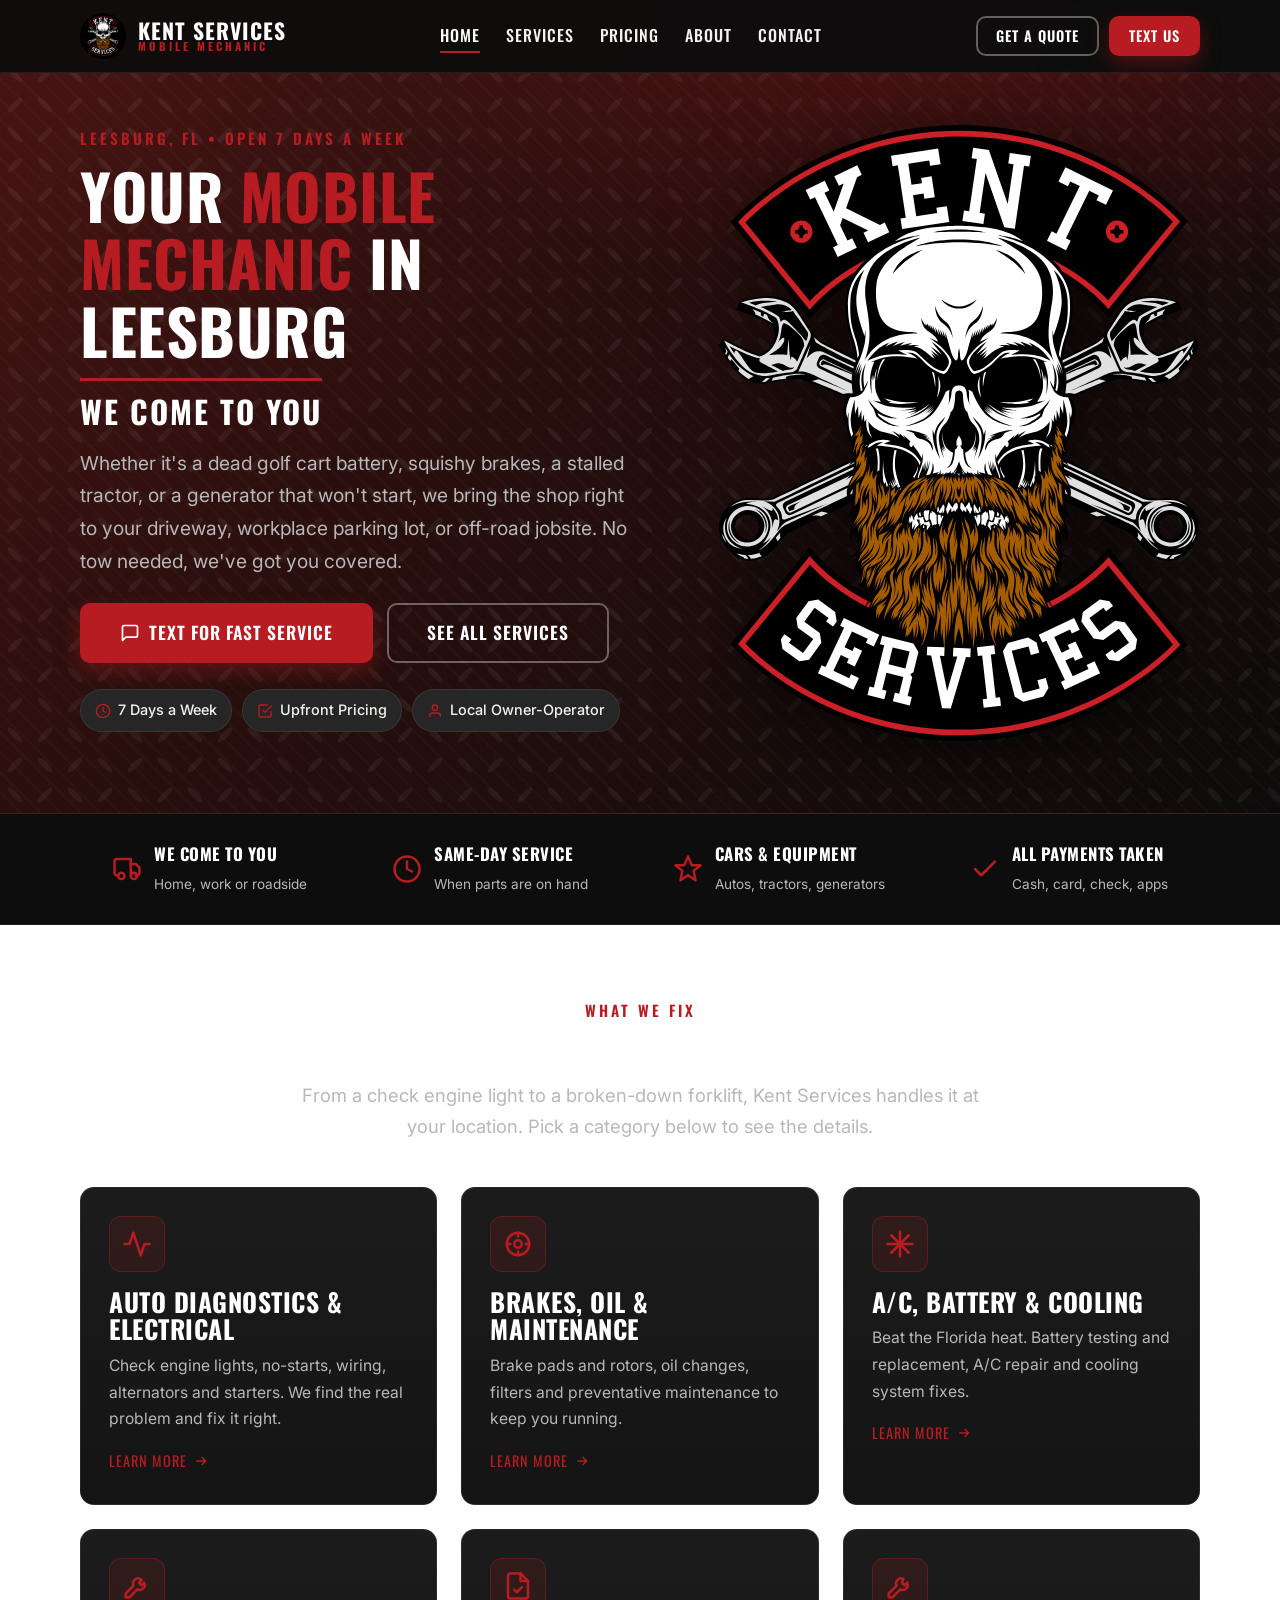
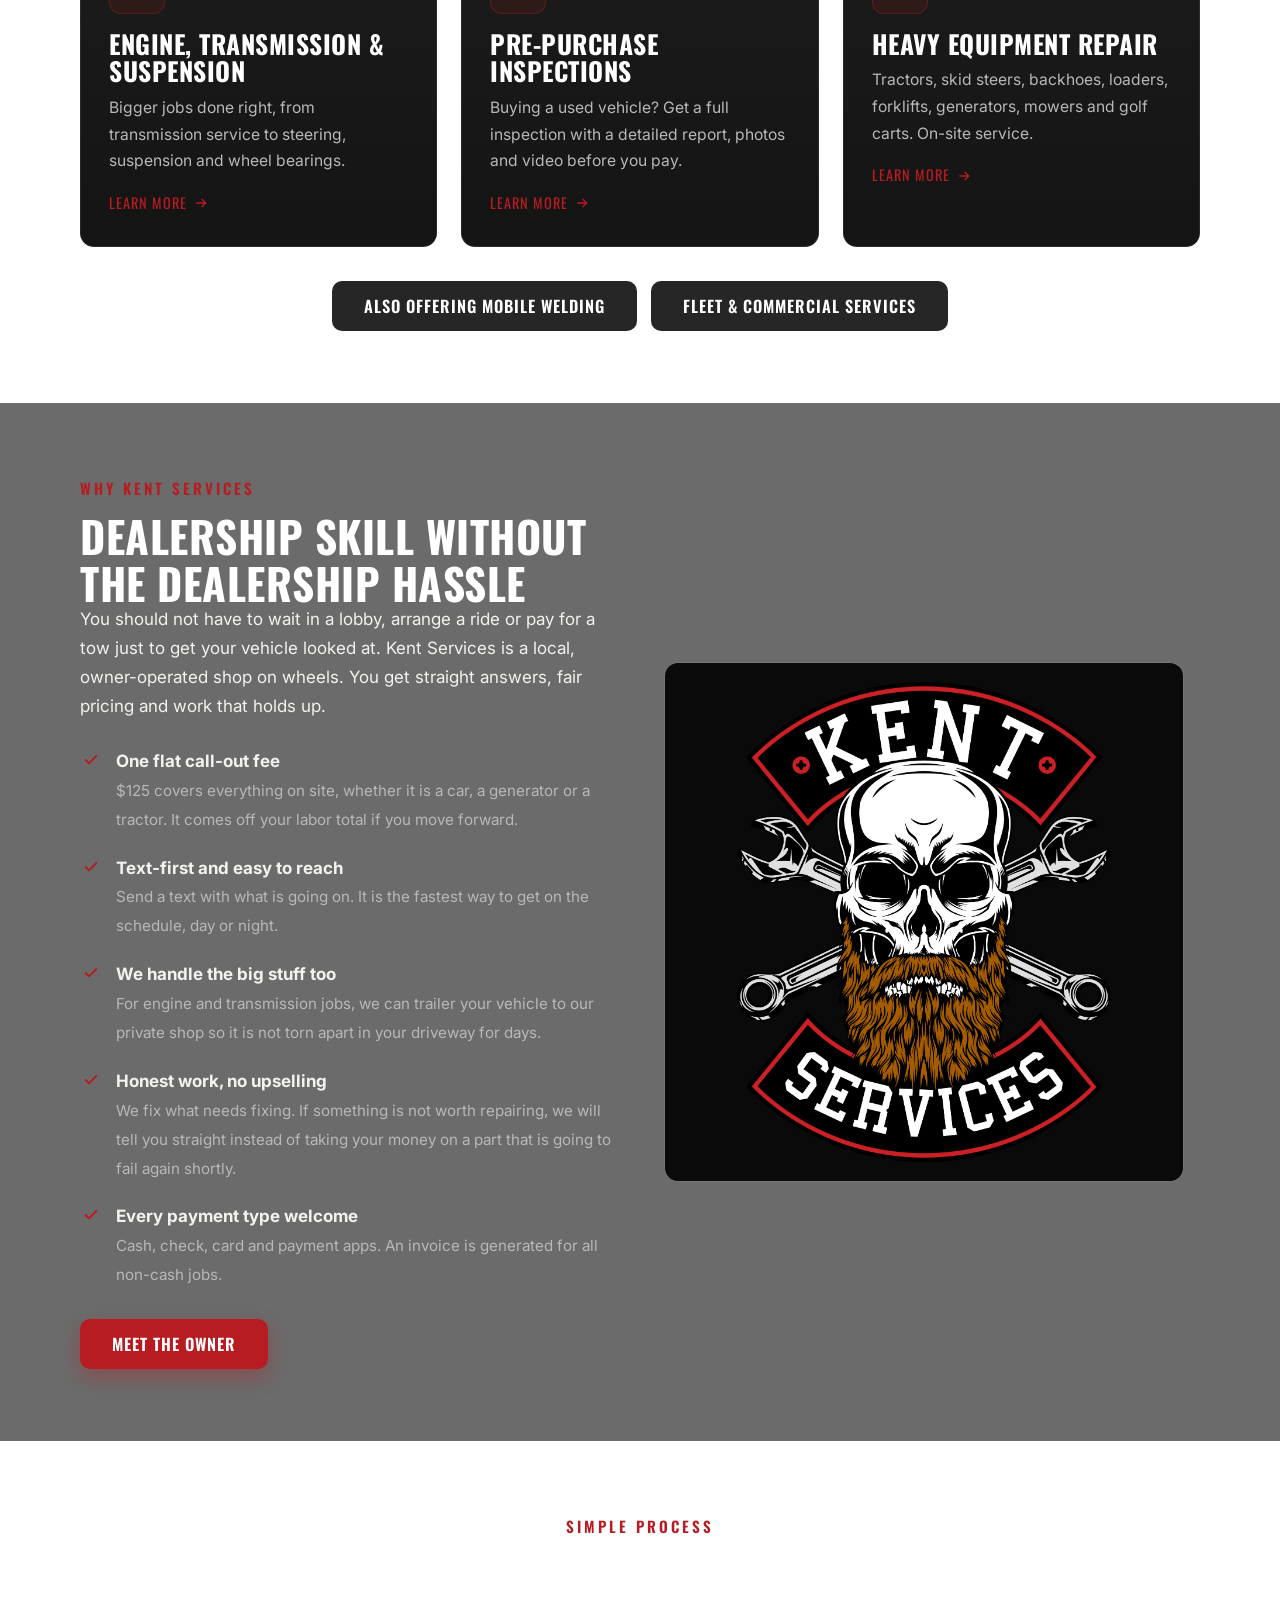
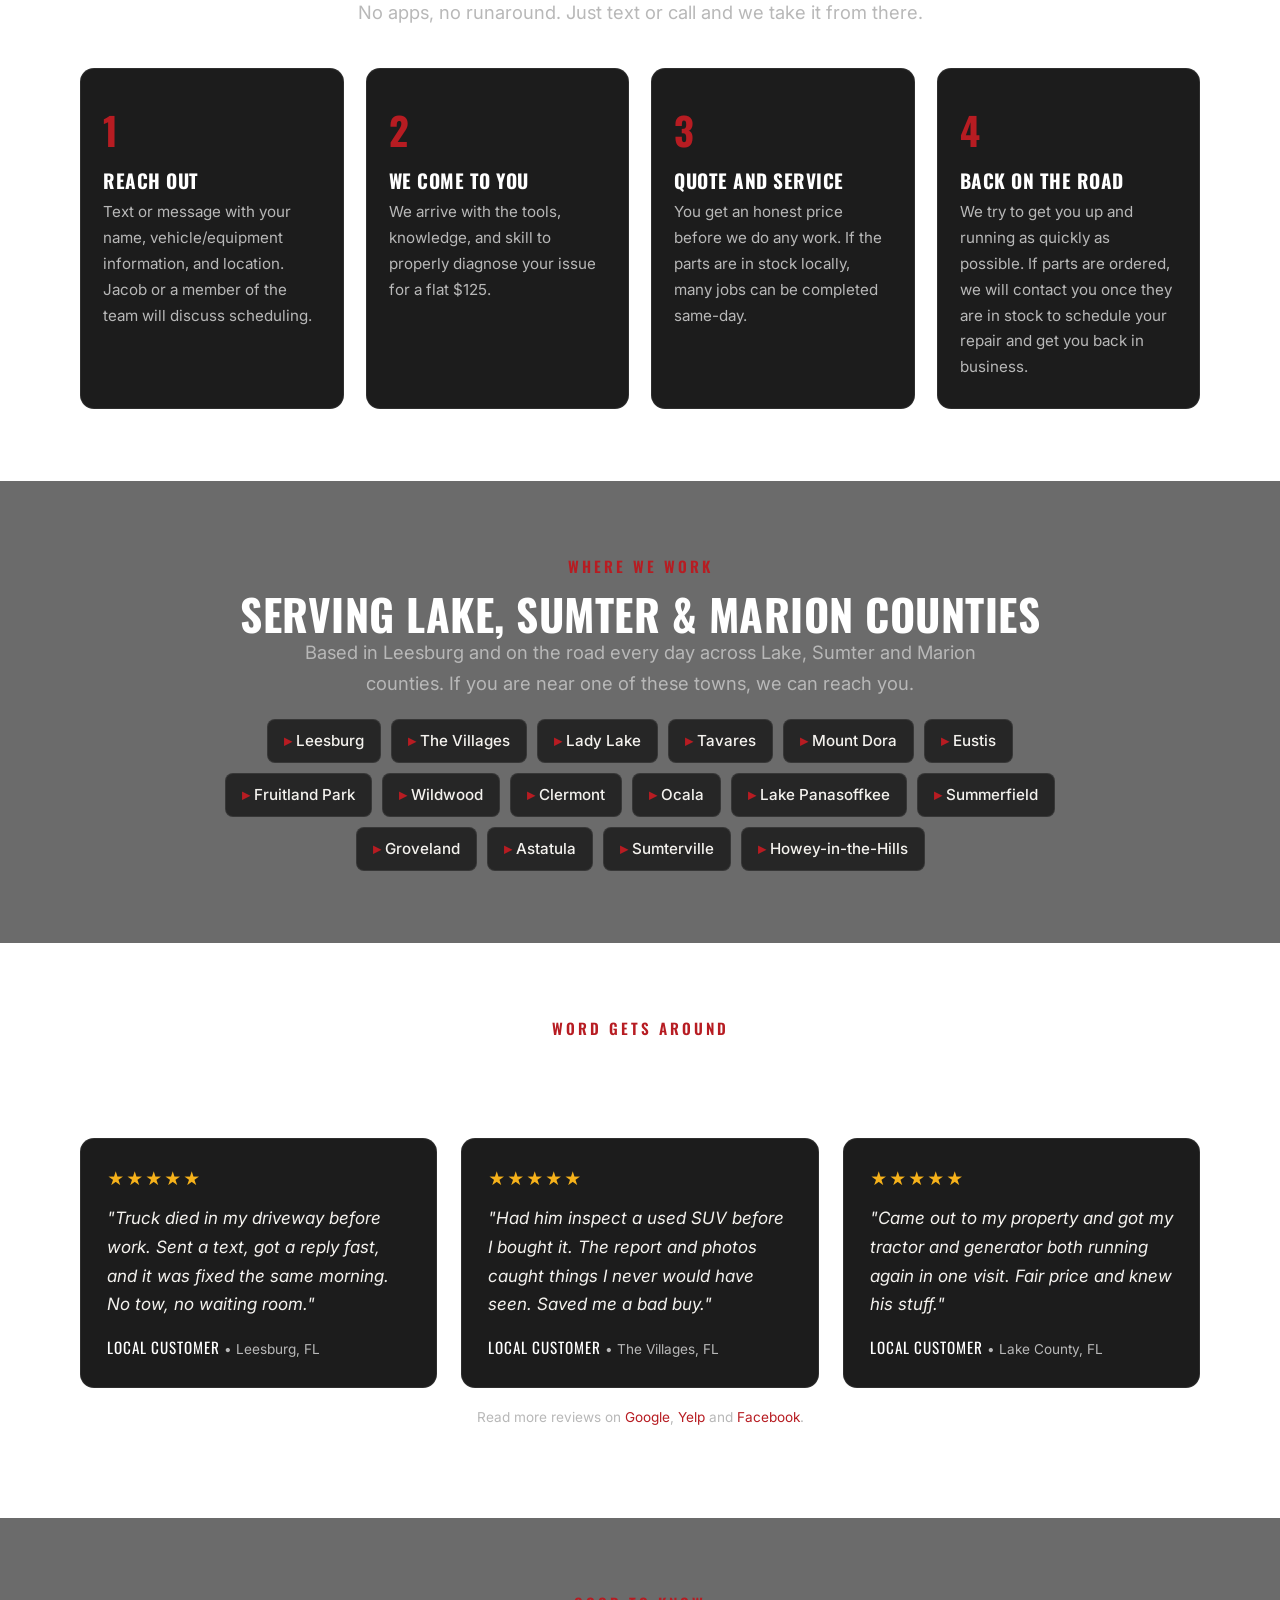
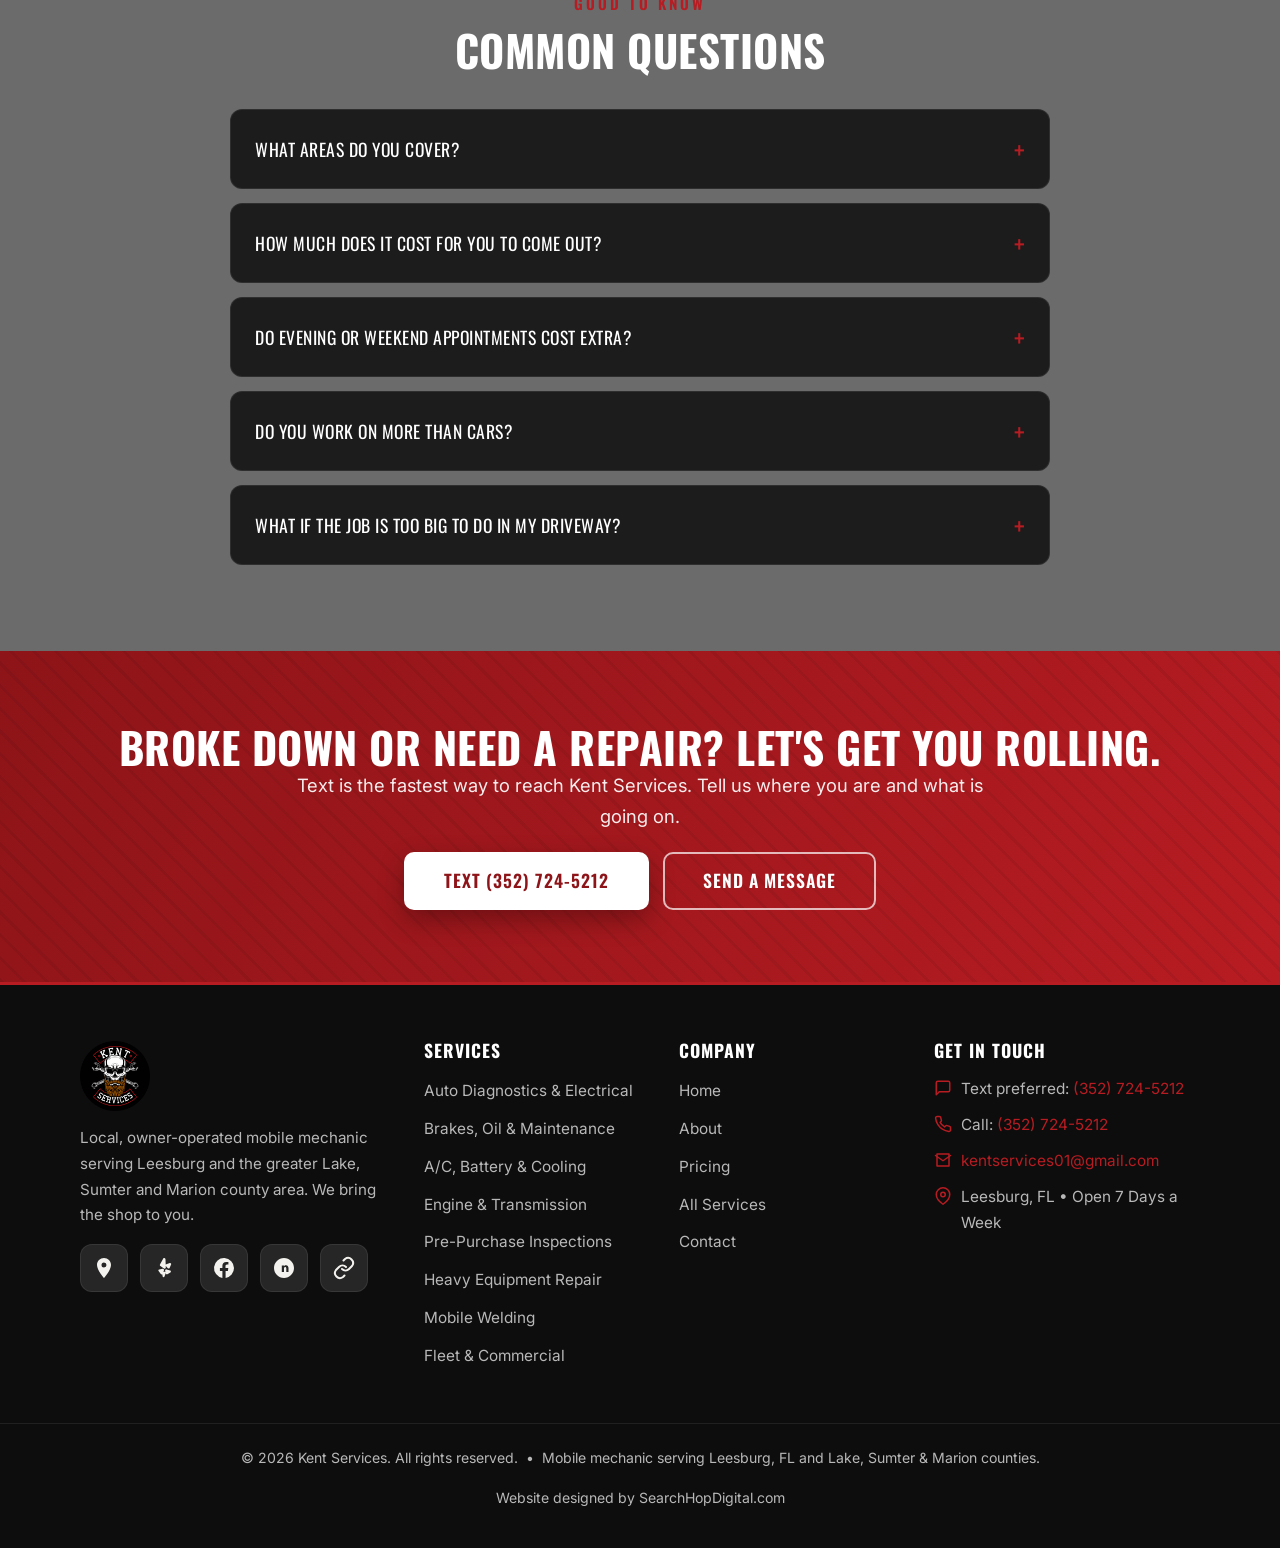
<file: index.html>
<!DOCTYPE html>
<html lang="en">
<head>
<!-- Google tag (gtag.js) -->
<script async src="https://www.googletagmanager.com/gtag/js?id=G-9JGWHBW39Y"></script>
<script>
  window.dataLayer = window.dataLayer || [];
  function gtag(){dataLayer.push(arguments);}
  gtag('js', new Date());

  gtag('config', 'G-9JGWHBW39Y');
</script>
<meta charset="UTF-8">
<meta name="viewport" content="width=device-width, initial-scale=1">
<script>document.documentElement.classList.add("js");</script>
<title>Mobile Mechanic in Leesburg, FL | Kent Services - We Come to You</title>
<meta name="description" content="Kent Services is your local mobile mechanic in Leesburg, FL, serving Lake, Sumter and Marion counties. Auto repair, diagnostics, brakes, equipment and welding at your location. Open 7 Days a Week. Text us today.">
<meta name="keywords" content="mobile mechanic Leesburg FL, mobile auto repair, mobile mechanic near me, car repair at home, Lake County mobile mechanic, The Villages mobile mechanic">
<meta name="author" content="Kent Services">
<meta name="robots" content="index, follow, max-image-preview:large">
<link rel="canonical" href="https://kentservicesfl.com/">

<!-- Open Graph / social -->
<meta property="og:type" content="website">
<meta property="og:site_name" content="Kent Services">
<meta property="og:title" content="Mobile Mechanic in Leesburg, FL | Kent Services - We Come to You">
<meta property="og:description" content="Local mobile mechanic serving Lake, Sumter and Marion counties. Auto repair, diagnostics, equipment and welding at your location. Open 7 Days a Week.">
<meta property="og:url" content="https://kentservicesfl.com/">
<meta property="og:image" content="https://kentservicesfl.com/assets/img/og-image.png">
<meta property="og:image:width" content="1200">
<meta property="og:image:height" content="600">
<meta name="twitter:card" content="summary_large_image">
<meta name="twitter:title" content="Mobile Mechanic in Leesburg, FL | Kent Services">
<meta name="twitter:description" content="Local mobile mechanic serving Lake, Sumter and Marion counties. We come to you. Open 7 Days a Week.">
<meta name="twitter:image" content="https://kentservicesfl.com/assets/img/og-image.png">
<meta name="theme-color" content="#141414">

<!-- Favicons -->
<link rel="icon" href="assets/img/favicon.ico" sizes="any">
<link rel="icon" type="image/png" sizes="32x32" href="assets/img/favicon-32x32.png">
<link rel="icon" type="image/png" sizes="16x16" href="assets/img/favicon-16x16.png">
<link rel="apple-touch-icon" href="assets/img/apple-touch-icon.png">
<link rel="manifest" href="site.webmanifest">

<!-- Fonts -->
<link rel="preconnect" href="https://fonts.googleapis.com">
<link rel="preconnect" href="https://fonts.gstatic.com" crossorigin>
<link href="https://fonts.googleapis.com/css2?family=Inter:wght@400;500;600;700&family=Oswald:wght@500;600;700&display=swap" rel="stylesheet">
<link rel="stylesheet" href="assets/css/styles.css">

<!-- Structured data: Local Business -->
<script type="application/ld+json">
{
  "@context": "https://schema.org",
  "@type": "AutoRepair",
  "@id": "https://kentservicesfl.com/#business",
  "name": "Kent Services",
  "image": "https://kentservicesfl.com/assets/img/logo-badge.png",
  "logo": "https://kentservicesfl.com/assets/img/logo-badge.png",
  "url": "https://kentservicesfl.com/",
  "telephone": "+1-352-724-5212",
  "email": "kentservices01@gmail.com",
  "priceRange": "$$",
  "description": "Mobile mechanic and equipment repair serving Leesburg, Florida and the surrounding Lake, Sumter and Marion county areas. We come to you for auto diagnostics, repairs, maintenance, heavy equipment service and mobile welding.",
  "address": {
    "@type": "PostalAddress",
    "addressLocality": "Leesburg",
    "addressRegion": "FL",
    "postalCode": "34748",
    "addressCountry": "US"
  },
  "geo": { "@type": "GeoCoordinates", "latitude": 28.8108, "longitude": -81.8779 },
  "areaServed": [
    { "@type": "AdministrativeArea", "name": "Lake County, FL" },
    { "@type": "AdministrativeArea", "name": "Sumter County, FL" },
    { "@type": "AdministrativeArea", "name": "Marion County, FL" }
  ],
  "openingHoursSpecification": {
    "@type": "OpeningHoursSpecification",
    "dayOfWeek": ["Monday","Tuesday","Wednesday","Thursday","Friday","Saturday","Sunday"],
    "opens": "07:00", "closes": "21:00"
  },
  "sameAs": [
    "https://maps.app.goo.gl/eLYpQMuaLuy7Pzw57",
    "https://www.yelp.com/biz/kent-services-leesburg",
    "https://www.facebook.com/Kentservices01",
    "https://nextdoor.com/page/kent-services-leesburg-fl",
    "https://linktr.ee/kentservices01"
  ],
  "hasOfferCatalog": {
    "@type": "OfferCatalog",
    "name": "Mobile Mechanic Services",
    "itemListElement": [
      { "@type": "Offer", "itemOffered": { "@type": "Service", "name": "Mobile Auto Diagnostics & Electrical Repair" } },
      { "@type": "Offer", "itemOffered": { "@type": "Service", "name": "Brakes, Oil Changes & Preventative Maintenance" } },
      { "@type": "Offer", "itemOffered": { "@type": "Service", "name": "A/C, Battery & Cooling System Repair" } },
      { "@type": "Offer", "itemOffered": { "@type": "Service", "name": "Engine, Transmission & Suspension Repair" } },
      { "@type": "Offer", "itemOffered": { "@type": "Service", "name": "Pre-Purchase Vehicle Inspections" } },
      { "@type": "Offer", "itemOffered": { "@type": "Service", "name": "Heavy Equipment & Machinery Repair" } },
      { "@type": "Offer", "itemOffered": { "@type": "Service", "name": "Mobile Welding" } },
      { "@type": "Offer", "itemOffered": { "@type": "Service", "name": "Fleet & Commercial Maintenance" } }
    ]
  }
}
</script>
<script type="application/ld+json">
{
  "@context": "https://schema.org",
  "@type": "WebSite",
  "url": "https://kentservicesfl.com/",
  "name": "Kent Services",
  "publisher": { "@id": "https://kentservicesfl.com/#business" }
}
</script>
<script type="application/ld+json">
{
  "@context": "https://schema.org",
  "@type": "FAQPage",
  "mainEntity": [
    { "@type": "Question", "name": "What areas does Kent Services cover?", "acceptedAnswer": { "@type": "Answer", "text": "We are based in Leesburg, FL and travel throughout Lake, Sumter and Marion counties, including The Villages, Lady Lake, Tavares, Mount Dora, Eustis, Fruitland Park, Wildwood, Clermont, Ocala and nearby communities." } },
    { "@type": "Question", "name": "How much does it cost for you to come out?", "acceptedAnswer": { "@type": "Answer", "text": "The minimum call-out and diagnostic fee is $125. That fee covers everything you have on site, whether it is one car or a car plus a generator or tractor. If you move forward with the repair, the $125 is credited toward your total labor cost." } },
    { "@type": "Question", "name": "Do evening or weekend appointments cost extra?", "acceptedAnswer": { "@type": "Answer", "text": "No, we work 7 days a week so you can get your vehicle or equipment repaired when it fits your schedule." } },
    { "@type": "Question", "name": "What do you work on besides cars?", "acceptedAnswer": { "@type": "Answer", "text": "Cars, trucks, generators, lawn mowers, tractors, skid steers, backhoes, loaders and forklifts. We also offer mobile welding. If it has an engine or needs to be fixed on site, ask us." } }
  ]
}
</script>
</head>
<body>

<!-- ============ HEADER (same on every page) ============ -->
<header class="site-header">
  <div class="container nav">
    <a href="index.html" class="brand" aria-label="Kent Services home">
      <img src="assets/img/logo-badge.png" alt="Kent Services logo" width="46" height="46">
      <span class="brand-name">Kent Services<span>Mobile Mechanic</span></span>
    </a>
    <ul class="nav-links">
      <li><a href="index.html" class="active">Home</a></li>
      <li class="has-drop">
        <a href="services.html">Services</a>
        <div class="drop">
          <a href="auto-diagnostics-electrical.html">Auto Diagnostics &amp; Electrical</a>
          <a href="brakes-oil-maintenance.html">Brakes, Oil &amp; Maintenance</a>
          <a href="ac-battery-cooling.html">A/C, Battery &amp; Cooling</a>
          <a href="engine-transmission-suspension.html">Engine, Transmission &amp; Suspension</a>
          <a href="pre-purchase-inspection.html">Pre-Purchase Inspections</a>
          <a href="equipment-repair.html">Heavy Equipment Repair</a>
          <a href="mobile-welding.html">Mobile Welding</a>
          <a href="fleet.html">Fleet &amp; Commercial</a>
        </div>
      </li>
      <li><a href="pricing.html">Pricing</a></li>
      <li><a href="about.html">About</a></li>
      <li><a href="contact.html">Contact</a></li>
    </ul>
    <div class="nav-cta">
      <a href="contact.html" class="btn btn-outline">Get a Quote</a>
      <a href="sms:+13527245212" class="btn btn-primary">Text Us</a>
    </div>
    <button class="nav-toggle" aria-label="Menu" aria-expanded="false"><span></span><span></span><span></span></button>
  </div>
</header>

<!-- Sticky mobile call/text bar -->
<nav class="mobile-bar" aria-label="Quick contact">
  <a class="mb-text" href="sms:+13527245212"><svg xmlns="http://www.w3.org/2000/svg" viewBox="0 0 24 24" fill="none" stroke="currentColor" stroke-width="2" stroke-linecap="round" stroke-linejoin="round"><path d="M21 15a2 2 0 0 1-2 2H7l-4 4V5a2 2 0 0 1 2-2h14a2 2 0 0 1 2 2z"/></svg> Text Us</a>
  <a class="mb-call" href="tel:+13527245212"><svg xmlns="http://www.w3.org/2000/svg" viewBox="0 0 24 24" fill="none" stroke="currentColor" stroke-width="2" stroke-linecap="round" stroke-linejoin="round"><path d="M22 16.92v3a2 2 0 0 1-2.18 2 19.79 19.79 0 0 1-8.63-3.07 19.5 19.5 0 0 1-6-6 19.79 19.79 0 0 1-3.07-8.67A2 2 0 0 1 4.11 2h3a2 2 0 0 1 2 1.72c.13.96.36 1.9.7 2.81a2 2 0 0 1-.45 2.11L8.09 9.91a16 16 0 0 0 6 6l1.27-1.27a2 2 0 0 1 2.11-.45c.9.34 1.85.57 2.81.7A2 2 0 0 1 22 16.92z"/></svg> Call</a>
</nav>

<!-- ============ HERO ============ -->
<section class="hero">
  <div class="container hero-grid">
    <div class="reveal in">
      <span class="eyebrow">Leesburg, FL &bull; Open 7 Days a Week</span>
      <h1>Your <span class="hl">Mobile Mechanic</span> in Leesburg<span class="h1-sub">We Come to You</span></h1>
      <p class="hero-sub">Whether it's a dead golf cart battery, squishy brakes, a stalled tractor, or a generator that won't start, we bring the shop right to your driveway, workplace parking lot, or off-road jobsite. No tow needed, we've got you covered.</p>
      <div class="btn-group">
        <a href="sms:+13527245212" class="btn btn-primary btn-lg">
          <svg xmlns="http://www.w3.org/2000/svg" viewBox="0 0 24 24" fill="none" stroke="currentColor" stroke-width="2" stroke-linecap="round" stroke-linejoin="round"><path d="M21 15a2 2 0 0 1-2 2H7l-4 4V5a2 2 0 0 1 2-2h14a2 2 0 0 1 2 2z"/></svg>
          Text for Fast Service
        </a>
        <a href="services.html" class="btn btn-outline btn-lg">See All Services</a>
      </div>
      <div class="hero-badges">
        <span class="chip"><svg xmlns="http://www.w3.org/2000/svg" viewBox="0 0 24 24" fill="none" stroke="currentColor" stroke-width="2"><circle cx="12" cy="12" r="10"/><path d="M12 6v6l4 2"/></svg> 7 Days a Week</span>
        <span class="chip"><svg xmlns="http://www.w3.org/2000/svg" viewBox="0 0 24 24" fill="none" stroke="currentColor" stroke-width="2"><path d="M9 11l3 3L22 4"/><path d="M21 12v7a2 2 0 0 1-2 2H5a2 2 0 0 1-2-2V5a2 2 0 0 1 2-2h11"/></svg> Upfront Pricing</span>
        <span class="chip"><svg xmlns="http://www.w3.org/2000/svg" viewBox="0 0 24 24" fill="none" stroke="currentColor" stroke-width="2"><path d="M20 21v-2a4 4 0 0 0-4-4H8a4 4 0 0 0-4 4v2"/><circle cx="12" cy="7" r="4"/></svg> Local Owner-Operator</span>
      </div>
    </div>
    <div class="hero-media reveal in d1">
      <img src="assets/img/logo-hero.svg" alt="Kent Services skull and crossed wrenches mobile mechanic logo" width="480" height="617">
    </div>
  </div>
</section>

<!-- ============ TRUST BAR ============ -->
<div class="trustbar">
  <div class="container">
    <div class="trust-item"><svg xmlns="http://www.w3.org/2000/svg" viewBox="0 0 24 24" fill="none" stroke="currentColor" stroke-width="2" stroke-linecap="round" stroke-linejoin="round"><path d="M5 17H4a2 2 0 0 1-2-2V6a2 2 0 0 1 2-2h11v13"/><path d="M15 8h4l3 3v4a2 2 0 0 1-2 2h-1"/><circle cx="7.5" cy="17.5" r="2.5"/><circle cx="17.5" cy="17.5" r="2.5"/></svg><div><b>We Come to You</b><small>Home, work or roadside</small></div></div>
    <div class="trust-item"><svg xmlns="http://www.w3.org/2000/svg" viewBox="0 0 24 24" fill="none" stroke="currentColor" stroke-width="2" stroke-linecap="round" stroke-linejoin="round"><circle cx="12" cy="12" r="10"/><path d="M12 6v6l4 2"/></svg><div><b>Same-Day Service</b><small>When parts are on hand</small></div></div>
    <div class="trust-item"><svg xmlns="http://www.w3.org/2000/svg" viewBox="0 0 24 24" fill="none" stroke="currentColor" stroke-width="2" stroke-linecap="round" stroke-linejoin="round"><path d="M12 2l3 7h7l-5.5 4.5L18 21l-6-4-6 4 1.5-7.5L2 9h7z"/></svg><div><b>Cars &amp; Equipment</b><small>Autos, tractors, generators</small></div></div>
    <div class="trust-item"><svg xmlns="http://www.w3.org/2000/svg" viewBox="0 0 24 24" fill="none" stroke="currentColor" stroke-width="2" stroke-linecap="round" stroke-linejoin="round"><path d="M20 6L9 17l-5-5"/></svg><div><b>All Payments Taken</b><small>Cash, card, check, apps</small></div></div>
  </div>
</div>

<!-- ============ SERVICES ============ -->
<section>
  <div class="container">
    <div class="text-center reveal">
      <span class="eyebrow">What We Fix</span>
      <h2>Mobile Repair for Anything With an Engine</h2>
      <p class="lead">From a check engine light to a broken-down forklift, Kent Services handles it at your location. Pick a category below to see the details.</p>
    </div>
    <div class="grid grid-3" style="margin-top:44px">

      <a href="auto-diagnostics-electrical.html" class="card reveal" style="text-decoration:none;color:inherit">
        <div class="card-icon"><svg xmlns="http://www.w3.org/2000/svg" viewBox="0 0 24 24" fill="none" stroke="currentColor" stroke-width="2" stroke-linecap="round" stroke-linejoin="round"><path d="M22 12h-4l-3 9L9 3l-3 9H2"/></svg></div>
        <h3>Auto Diagnostics &amp; Electrical</h3>
        <p>Check engine lights, no-starts, wiring, alternators and starters. We find the real problem and fix it right.</p>
        <span class="card-link">Learn more <svg xmlns="http://www.w3.org/2000/svg" width="16" height="16" viewBox="0 0 24 24" fill="none" stroke="currentColor" stroke-width="2"><path d="M5 12h14M13 6l6 6-6 6"/></svg></span>
      </a>

      <a href="brakes-oil-maintenance.html" class="card reveal d1" style="text-decoration:none;color:inherit">
        <div class="card-icon"><svg xmlns="http://www.w3.org/2000/svg" viewBox="0 0 24 24" fill="none" stroke="currentColor" stroke-width="2" stroke-linecap="round" stroke-linejoin="round"><circle cx="12" cy="12" r="9"/><circle cx="12" cy="12" r="3"/><path d="M12 3v3M12 18v3M3 12h3M18 12h3"/></svg></div>
        <h3>Brakes, Oil &amp; Maintenance</h3>
        <p>Brake pads and rotors, oil changes, filters and preventative maintenance to keep you running.</p>
        <span class="card-link">Learn more <svg xmlns="http://www.w3.org/2000/svg" width="16" height="16" viewBox="0 0 24 24" fill="none" stroke="currentColor" stroke-width="2"><path d="M5 12h14M13 6l6 6-6 6"/></svg></span>
      </a>

      <a href="ac-battery-cooling.html" class="card reveal d2" style="text-decoration:none;color:inherit">
        <div class="card-icon"><svg xmlns="http://www.w3.org/2000/svg" viewBox="0 0 24 24" fill="none" stroke="currentColor" stroke-width="2" stroke-linecap="round" stroke-linejoin="round"><path d="M12 2v20M2 12h20M5 5l14 14M19 5L5 19"/></svg></div>
        <h3>A/C, Battery &amp; Cooling</h3>
        <p>Beat the Florida heat. Battery testing and replacement, A/C repair and cooling system fixes.</p>
        <span class="card-link">Learn more <svg xmlns="http://www.w3.org/2000/svg" width="16" height="16" viewBox="0 0 24 24" fill="none" stroke="currentColor" stroke-width="2"><path d="M5 12h14M13 6l6 6-6 6"/></svg></span>
      </a>

      <a href="engine-transmission-suspension.html" class="card reveal" style="text-decoration:none;color:inherit">
        <div class="card-icon"><svg xmlns="http://www.w3.org/2000/svg" viewBox="0 0 24 24" fill="none" stroke="currentColor" stroke-width="2" stroke-linecap="round" stroke-linejoin="round"><path d="M14.7 6.3a4 4 0 0 0-5.4 5.4L3 18v3h3l6.3-6.3a4 4 0 0 0 5.4-5.4l-2.1 2.1-2-2 2.1-2.1z"/></svg></div>
        <h3>Engine, Transmission &amp; Suspension</h3>
        <p>Bigger jobs done right, from transmission service to steering, suspension and wheel bearings.</p>
        <span class="card-link">Learn more <svg xmlns="http://www.w3.org/2000/svg" width="16" height="16" viewBox="0 0 24 24" fill="none" stroke="currentColor" stroke-width="2"><path d="M5 12h14M13 6l6 6-6 6"/></svg></span>
      </a>

      <a href="pre-purchase-inspection.html" class="card reveal d1" style="text-decoration:none;color:inherit">
        <div class="card-icon"><svg xmlns="http://www.w3.org/2000/svg" viewBox="0 0 24 24" fill="none" stroke="currentColor" stroke-width="2" stroke-linecap="round" stroke-linejoin="round"><path d="M14 2H6a2 2 0 0 0-2 2v16a2 2 0 0 0 2 2h12a2 2 0 0 0 2-2V8z"/><path d="M14 2v6h6M9 15l2 2 4-4"/></svg></div>
        <h3>Pre-Purchase Inspections</h3>
        <p>Buying a used vehicle? Get a full inspection with a detailed report, photos and video before you pay.</p>
        <span class="card-link">Learn more <svg xmlns="http://www.w3.org/2000/svg" width="16" height="16" viewBox="0 0 24 24" fill="none" stroke="currentColor" stroke-width="2"><path d="M5 12h14M13 6l6 6-6 6"/></svg></span>
      </a>

      <a href="equipment-repair.html" class="card reveal d2" style="text-decoration:none;color:inherit">
        <div class="card-icon"><svg xmlns="http://www.w3.org/2000/svg" viewBox="0 0 24 24" fill="none" stroke="currentColor" stroke-width="2" stroke-linecap="round" stroke-linejoin="round"><path d="M14.7 6.3a4 4 0 0 0-5.4 5.4L3 18v3h3l6.3-6.3a4 4 0 0 0 5.4-5.4l-2.1 2.1-2-2z"/></svg></div>
        <h3>Heavy Equipment Repair</h3>
        <p>Tractors, skid steers, backhoes, loaders, forklifts, generators, mowers and golf carts. On-site service.</p>
        <span class="card-link">Learn more <svg xmlns="http://www.w3.org/2000/svg" width="16" height="16" viewBox="0 0 24 24" fill="none" stroke="currentColor" stroke-width="2"><path d="M5 12h14M13 6l6 6-6 6"/></svg></span>
      </a>

    </div>
    <div class="btn-group text-center" style="margin-top:34px;justify-content:center">
      <a href="mobile-welding.html" class="btn btn-ghost">Also Offering Mobile Welding</a>
      <a href="fleet.html" class="btn btn-ghost">Fleet &amp; Commercial Services</a>
    </div>
  </div>
</section>

<!-- ============ WHY CHOOSE ============ -->
<section class="bg-alt">
  <div class="container split">
    <div class="reveal">
      <span class="eyebrow">Why Kent Services</span>
      <h2>Dealership Skill Without the Dealership Hassle</h2>
      <p>You should not have to wait in a lobby, arrange a ride or pay for a tow just to get your vehicle looked at. Kent Services is a local, owner-operated shop on wheels. You get straight answers, fair pricing and work that holds up.</p>
      <ul class="feature-list">
        <li><b>One flat call-out fee</b><span>$125 covers everything on site, whether it is a car, a generator or a tractor. It comes off your labor total if you move forward.</span></li>
        <li><b>Text-first and easy to reach</b><span>Send a text with what is going on. It is the fastest way to get on the schedule, day or night.</span></li>
        <li><b>We handle the big stuff too</b><span>For engine and transmission jobs, we can trailer your vehicle to our private shop so it is not torn apart in your driveway for days.</span></li>
        <li><b>Honest work, no upselling</b><span>We fix what needs fixing. If something is not worth repairing, we will tell you straight instead of taking your money on a part that is going to fail again shortly.</span></li>
        <li><b>Every payment type welcome</b><span>Cash, check, card and payment apps. An invoice is generated for all non-cash jobs.</span></li>
      </ul>
      <div class="btn-group" style="margin-top:20px">
        <a href="about.html" class="btn btn-primary">Meet the Owner</a>
      </div>
    </div>
    <div class="reveal d1">
      <img src="assets/img/logo-square.png" alt="Kent Services mobile mechanic serving Leesburg and Lake County FL" width="520" height="520">
    </div>
  </div>
</section>

<!-- ============ HOW IT WORKS ============ -->
<section>
  <div class="container">
    <div class="text-center reveal">
      <span class="eyebrow">Simple Process</span>
      <h2>How It Works</h2>
      <p class="lead">No apps, no runaround. Just text or call and we take it from there.</p>
    </div>
    <div class="steps" style="margin-top:40px">
      <div class="step reveal"><h3>Reach Out</h3><p>Text or message with your name, vehicle/equipment information, and location. Jacob or a member of the team will discuss scheduling.</p></div>
      <div class="step reveal d1"><h3>We Come to You</h3><p>We arrive with the tools, knowledge, and skill to properly diagnose your issue for a flat $125.</p></div>
      <div class="step reveal d2"><h3>Quote and Service</h3><p>You get an honest price before we do any work. If the parts are in stock locally, many jobs can be completed same-day.</p></div>
      <div class="step reveal d3"><h3>Back on the Road</h3><p>We try to get you up and running as quickly as possible. If parts are ordered, we will contact you once they are in stock to schedule your repair and get you back in business.</p></div>
    </div>
  </div>
</section>

<!-- ============ SERVICE AREA ============ -->
<section class="bg-alt">
  <div class="container text-center reveal">
    <span class="eyebrow">Where We Work</span>
    <h2>Serving Lake, Sumter &amp; Marion Counties</h2>
    <p class="lead">Based in Leesburg and on the road every day across Lake, Sumter and Marion counties. If you are near one of these towns, we can reach you.</p>
    <div class="area-tags" style="justify-content:center;max-width:900px;margin-left:auto;margin-right:auto">
      <span><b>&#9656;</b> Leesburg</span><span><b>&#9656;</b> The Villages</span><span><b>&#9656;</b> Lady Lake</span>
      <span><b>&#9656;</b> Tavares</span><span><b>&#9656;</b> Mount Dora</span><span><b>&#9656;</b> Eustis</span>
      <span><b>&#9656;</b> Fruitland Park</span><span><b>&#9656;</b> Wildwood</span><span><b>&#9656;</b> Clermont</span>
      <span><b>&#9656;</b> Ocala</span><span><b>&#9656;</b> Lake Panasoffkee</span><span><b>&#9656;</b> Summerfield</span><span><b>&#9656;</b> Groveland</span><span><b>&#9656;</b> Astatula</span><span><b>&#9656;</b> Sumterville</span><span><b>&#9656;</b> Howey-in-the-Hills</span>
    </div>
  </div>
</section>

<!-- ============ REVIEWS ============ -->
<section>
  <div class="container">
    <div class="text-center reveal">
      <span class="eyebrow">Word Gets Around</span>
      <h2>What Our Valued Customers Say</h2>
    </div>
    <div class="grid grid-3" style="margin-top:40px">
      <div class="review reveal"><div class="stars">&#9733;&#9733;&#9733;&#9733;&#9733;</div><p>"Truck died in my driveway before work. Sent a text, got a reply fast, and it was fixed the same morning. No tow, no waiting room."</p><div class="who">Local Customer <span>&bull; Leesburg, FL</span></div></div>
      <div class="review reveal d1"><div class="stars">&#9733;&#9733;&#9733;&#9733;&#9733;</div><p>"Had him inspect a used SUV before I bought it. The report and photos caught things I never would have seen. Saved me a bad buy."</p><div class="who">Local Customer <span>&bull; The Villages, FL</span></div></div>
      <div class="review reveal d2"><div class="stars">&#9733;&#9733;&#9733;&#9733;&#9733;</div><p>"Came out to my property and got my tractor and generator both running again in one visit. Fair price and knew his stuff."</p><div class="who">Local Customer <span>&bull; Lake County, FL</span></div></div>
    </div>
    <p class="text-center form-note" style="margin-top:18px">Read more reviews on <a href="https://www.google.com/maps" target="_blank" rel="noopener">Google</a>, <a href="https://www.yelp.com/biz/kent-services-leesburg" target="_blank" rel="noopener">Yelp</a> and <a href="https://www.facebook.com/Kentservices01" target="_blank" rel="noopener">Facebook</a>.</p>
  </div>
</section>

<!-- ============ FAQ ============ -->
<section class="bg-alt">
  <div class="container">
    <div class="text-center reveal">
      <span class="eyebrow">Good to Know</span>
      <h2>Common Questions</h2>
    </div>
    <div class="faq" style="margin-top:36px">
      <div class="faq-item reveal"><button class="faq-q" aria-expanded="false">What areas do you cover?</button><div class="faq-a"><p>We are based in Leesburg, FL and travel throughout Lake, Sumter and Marion counties. That includes The Villages, Lady Lake, Tavares, Mount Dora, Eustis, Fruitland Park, Wildwood, Clermont, Ocala and nearby communities. Not sure if you are in range? Just ask.</p></div></div>
      <div class="faq-item reveal"><button class="faq-q" aria-expanded="false">How much does it cost for you to come out?</button><div class="faq-a"><p>The minimum call-out and diagnostic fee is $125. That one fee covers everything you have on site, whether it is a single car or a car plus a generator or tractor. If you move forward with the repair, the $125 is credited toward your total labor cost.</p></div></div>
      <div class="faq-item reveal"><button class="faq-q" aria-expanded="false">Do evening or weekend appointments cost extra?</button><div class="faq-a"><p>No, we work 7 days a week to make sure you can get your equipment repaired when it fits your schedule.</p></div></div>
      <div class="faq-item reveal"><button class="faq-q" aria-expanded="false">Do you work on more than cars?</button><div class="faq-a"><p>We do. Along with cars and trucks, we service generators, lawn mowers, golf carts, tractors, skid steers, backhoes, loaders and forklifts. We also offer mobile welding. If it has an engine or needs a repair on site, ask us about it.</p></div></div>
      <div class="faq-item reveal"><button class="faq-q" aria-expanded="false">What if the job is too big to do in my driveway?</button><div class="faq-a"><p>For larger jobs like engine or transmission work, we can trailer your vehicle back to our private shop so it is not left torn apart at your home for days. We even tow vehicles that are not running.</p></div></div>
    </div>
  </div>
</section>

<!-- ============ CTA BAND ============ -->
<section class="cta-band">
  <div class="container">
    <h2>Broke Down or Need a Repair? Let's Get You Rolling.</h2>
    <p class="lead" style="color:rgba(255,255,255,.92)">Text is the fastest way to reach Kent Services. Tell us where you are and what is going on.</p>
    <div class="btn-group" style="justify-content:center;margin-top:20px">
      <a href="sms:+13527245212" class="btn btn-primary btn-lg">Text (352) 724-5212</a>
      <a href="contact.html" class="btn btn-outline btn-lg">Send a Message</a>
    </div>
  </div>
</section>

<!-- ============ FOOTER (same on every page) ============ -->
<footer class="site-footer">
  <div class="container footer-grid">
    <div class="footer-brand">
      <img src="assets/img/logo-badge.png" alt="Kent Services logo" width="70" height="70">
      <p>Local, owner-operated mobile mechanic serving Leesburg and the greater Lake, Sumter and Marion county area. We bring the shop to you.</p>
      <div class="socials" style="margin-top:14px">
        <a class="social-glyph" href="https://maps.app.goo.gl/eLYpQMuaLuy7Pzw57" target="_blank" rel="noopener" aria-label="Google Business Profile"><svg xmlns="http://www.w3.org/2000/svg" viewBox="0 0 24 24" fill="currentColor"><path d="M12 2C8.1 2 5 5.1 5 9c0 5.2 7 13 7 13s7-7.8 7-13c0-3.9-3.1-7-7-7zm0 9.5A2.5 2.5 0 1 1 12 6.5a2.5 2.5 0 0 1 0 5z"/></svg></a>
        <a class="social-glyph" href="https://www.yelp.com/biz/kent-services-leesburg" target="_blank" rel="noopener" aria-label="Yelp"><svg xmlns="http://www.w3.org/2000/svg" viewBox="0 0 24 24" fill="currentColor"><path d="M11.5 2.2c.9-.3 2 .3 2 1.3l.3 8.1c0 .9-1 1.5-1.8 1L8.4 10c-.6-.4-.7-1.2-.3-1.8L11 3c.1-.3.3-.6.5-.8zM7.3 13.6l3.3-.9c.9-.2 1.7.6 1.4 1.5l-1.2 3.6c-.3.9-1.5 1-2 .3L6.6 15c-.5-.7-.1-1.7.7-1.4zm5.9 1.3c-.3-.9.5-1.7 1.4-1.5l3.6 1c.9.2 1 1.5.2 2l-3 1.8c-.8.5-1.7-.2-1.6-1.1zM14 10.2c-.7-.5-.5-1.6.3-1.9l3.5-1.2c.9-.3 1.7.6 1.3 1.5l-1.5 3.3c-.4.8-1.5.9-2 .2zm-1.6 5.6c.8-.3 1.6.5 1.3 1.4l-1.2 3.4c-.3.9-1.6.8-1.9-.1l-.4-3.3c-.1-.7.5-1.2 1.1-1.1z"/></svg></a>
        <a class="social-glyph" href="https://www.facebook.com/Kentservices01" target="_blank" rel="noopener" aria-label="Facebook"><svg xmlns="http://www.w3.org/2000/svg" viewBox="0 0 24 24" fill="currentColor"><path d="M22 12a10 10 0 1 0-11.6 9.9v-7H7.9V12h2.5V9.8c0-2.5 1.5-3.9 3.8-3.9 1.1 0 2.2.2 2.2.2v2.5h-1.3c-1.2 0-1.6.8-1.6 1.6V12h2.8l-.4 2.9h-2.3v7A10 10 0 0 0 22 12z"/></svg></a>
        <a class="social-glyph" href="https://nextdoor.com/page/kent-services-leesburg-fl" target="_blank" rel="noopener" aria-label="Nextdoor"><svg xmlns="http://www.w3.org/2000/svg" viewBox="0 0 24 24" fill="currentColor"><path d="M12 2C6.5 2 2 6.5 2 12s4.5 10 10 10 10-4.5 10-10S17.5 2 12 2zm4.5 14h-2.2v-3.6c0-.9-.3-1.5-1.1-1.5-.6 0-1 .4-1.1 .8-.1.2-.1.4-.1.6V16H9.8s0-6 0-6.6h2.2v.9c.3-.5.8-1.1 2-1.1 1.5 0 2.5 1 2.5 3V16z"/></svg></a>
        <a class="social-glyph" href="https://linktr.ee/kentservices01" target="_blank" rel="noopener" aria-label="All links"><svg xmlns="http://www.w3.org/2000/svg" viewBox="0 0 24 24" fill="none" stroke="currentColor" stroke-width="2" stroke-linecap="round" stroke-linejoin="round"><path d="M10 13a5 5 0 0 0 7 0l3-3a5 5 0 0 0-7-7l-1.5 1.5"/><path d="M14 11a5 5 0 0 0-7 0l-3 3a5 5 0 0 0 7 7l1.5-1.5"/></svg></a>
      </div>
    </div>
    <div>
      <h4>Services</h4>
      <ul class="footer-links">
        <li><a href="auto-diagnostics-electrical.html">Auto Diagnostics &amp; Electrical</a></li>
        <li><a href="brakes-oil-maintenance.html">Brakes, Oil &amp; Maintenance</a></li>
        <li><a href="ac-battery-cooling.html">A/C, Battery &amp; Cooling</a></li>
        <li><a href="engine-transmission-suspension.html">Engine &amp; Transmission</a></li>
        <li><a href="pre-purchase-inspection.html">Pre-Purchase Inspections</a></li>
        <li><a href="equipment-repair.html">Heavy Equipment Repair</a></li>
        <li><a href="mobile-welding.html">Mobile Welding</a></li>
        <li><a href="fleet.html">Fleet &amp; Commercial</a></li>
      </ul>
    </div>
    <div>
      <h4>Company</h4>
      <ul class="footer-links">
        <li><a href="index.html">Home</a></li>
        <li><a href="about.html">About</a></li>
        <li><a href="pricing.html">Pricing</a></li>
        <li><a href="services.html">All Services</a></li>
        <li><a href="contact.html">Contact</a></li>
      </ul>
    </div>
    <div>
      <h4>Get in Touch</h4>
      <ul class="footer-contact">
        <li><svg xmlns="http://www.w3.org/2000/svg" viewBox="0 0 24 24" fill="none" stroke="currentColor" stroke-width="2" stroke-linecap="round" stroke-linejoin="round"><path d="M21 15a2 2 0 0 1-2 2H7l-4 4V5a2 2 0 0 1 2-2h14a2 2 0 0 1 2 2z"/></svg><span>Text preferred: <a href="sms:+13527245212">(352) 724-5212</a></span></li>
        <li><svg xmlns="http://www.w3.org/2000/svg" viewBox="0 0 24 24" fill="none" stroke="currentColor" stroke-width="2" stroke-linecap="round" stroke-linejoin="round"><path d="M22 16.92v3a2 2 0 0 1-2.18 2 19.79 19.79 0 0 1-8.63-3.07 19.5 19.5 0 0 1-6-6 19.79 19.79 0 0 1-3.07-8.67A2 2 0 0 1 4.11 2h3a2 2 0 0 1 2 1.72c.13.96.36 1.9.7 2.81a2 2 0 0 1-.45 2.11L8.09 9.91a16 16 0 0 0 6 6l1.27-1.27a2 2 0 0 1 2.11-.45c.9.34 1.85.57 2.81.7A2 2 0 0 1 22 16.92z"/></svg><span>Call: <a href="tel:+13527245212">(352) 724-5212</a></span></li>
        <li><svg xmlns="http://www.w3.org/2000/svg" viewBox="0 0 24 24" fill="none" stroke="currentColor" stroke-width="2" stroke-linecap="round" stroke-linejoin="round"><path d="M4 4h16v16H4z"/><path d="M22 6l-10 7L2 6"/></svg><span><a href="mailto:kentservices01@gmail.com">kentservices01@gmail.com</a></span></li>
        <li><svg xmlns="http://www.w3.org/2000/svg" viewBox="0 0 24 24" fill="none" stroke="currentColor" stroke-width="2" stroke-linecap="round" stroke-linejoin="round"><path d="M21 10c0 7-9 13-9 13s-9-6-9-13a9 9 0 0 1 18 0z"/><circle cx="12" cy="10" r="3"/></svg><span>Leesburg, FL &bull; Open 7 Days a Week</span></li>
      </ul>
    </div>
  </div>
  <div class="footer-bottom">
    <div class="container">
      <p>&copy; <span class="js-year">2026</span> Kent Services. All rights reserved. &nbsp;&bull;&nbsp; Mobile mechanic serving Leesburg, FL and Lake, Sumter &amp; Marion counties.</p>
      <p style="margin-top:6px">Website designed by <a href="https://searchhopdigital.com" target="_blank" rel="noopener">SearchHopDigital.com</a></p>
    </div>
  </div>
</footer>
<script src="assets/js/main.js" defer></script>
</body>
</html>
</file>
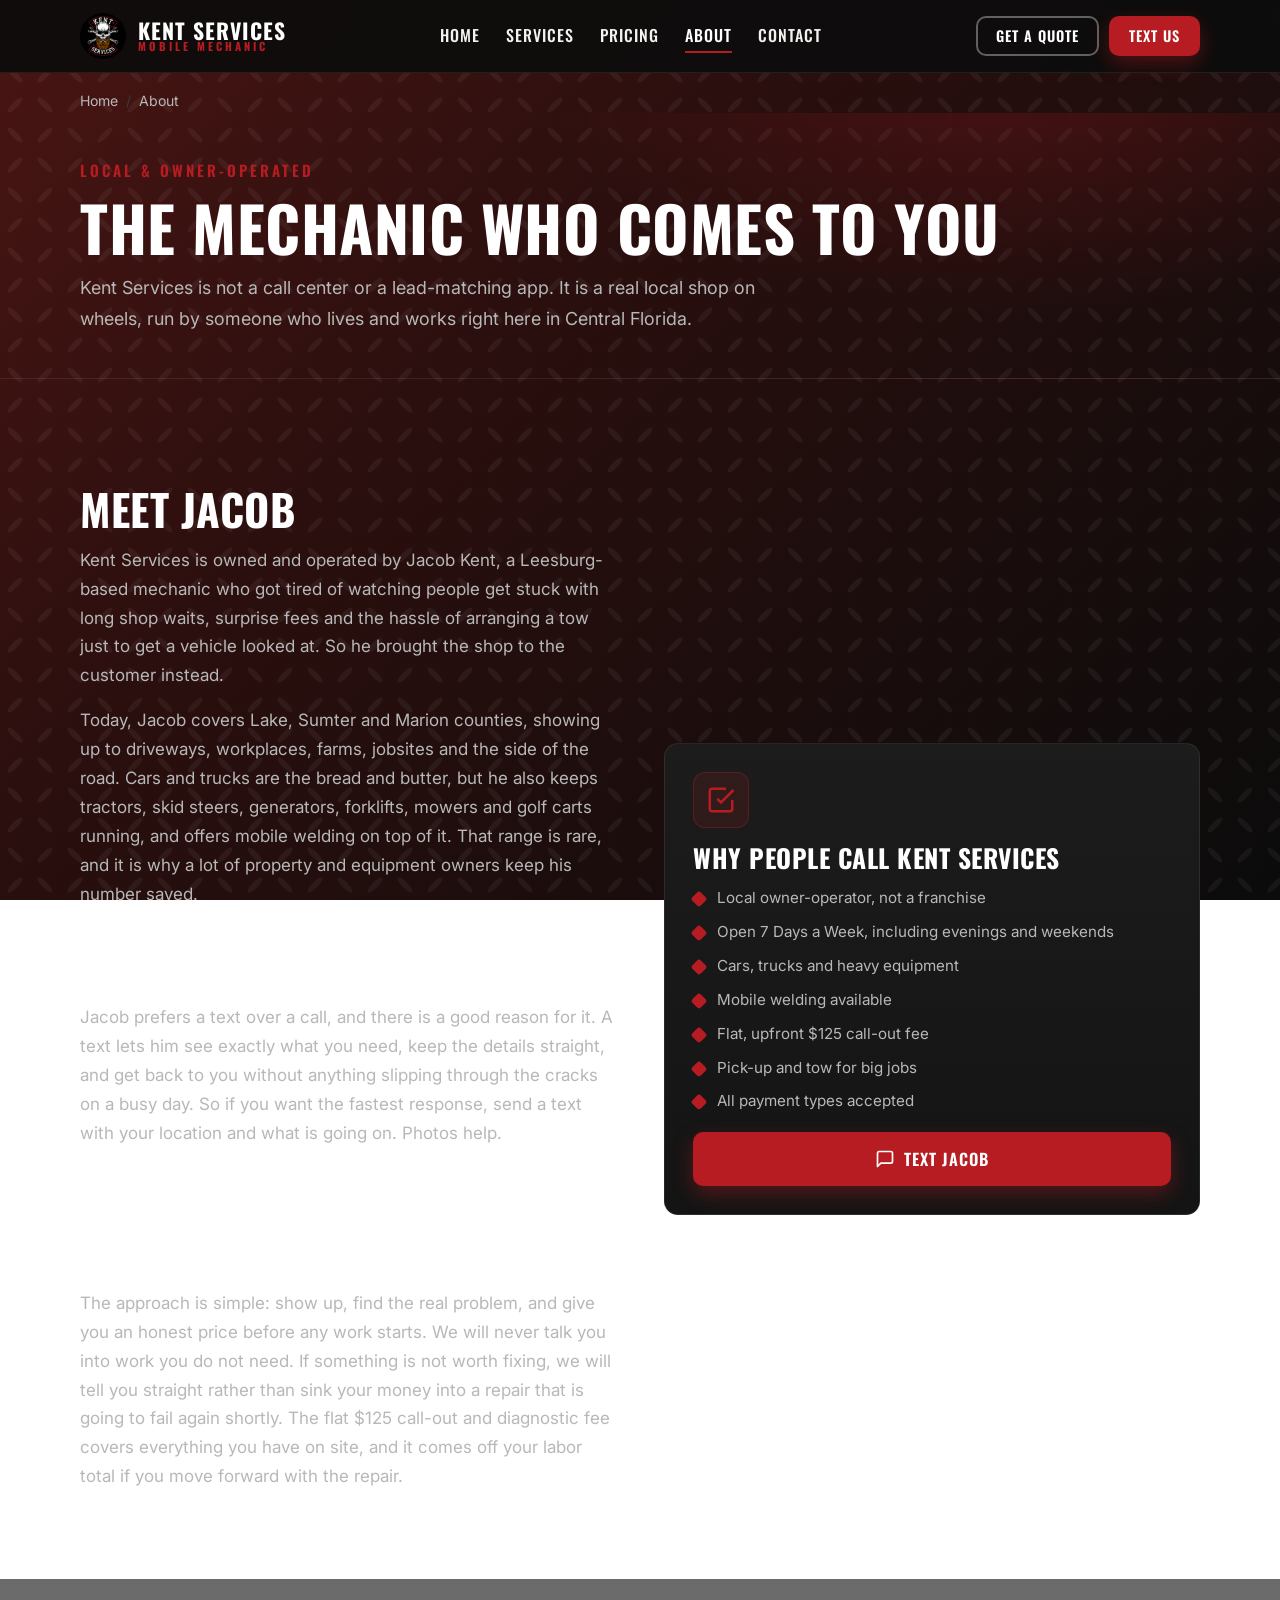
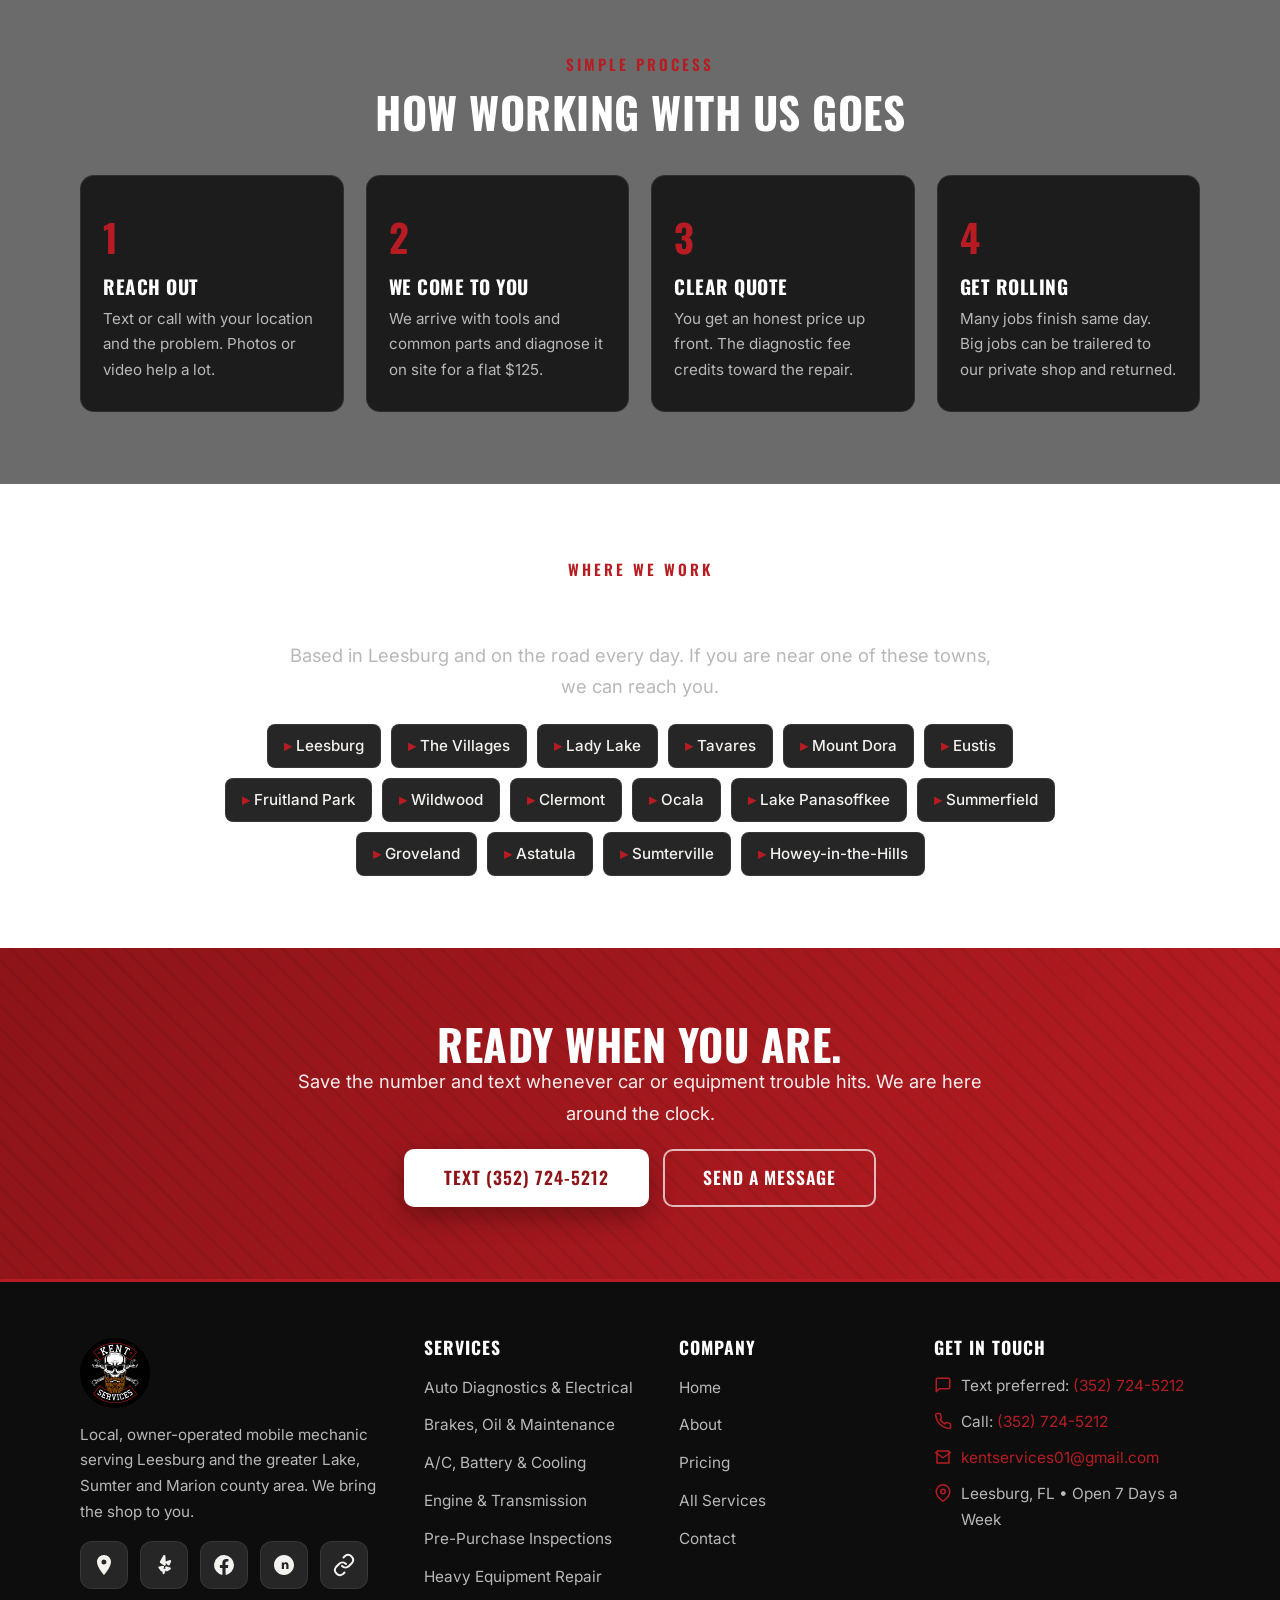
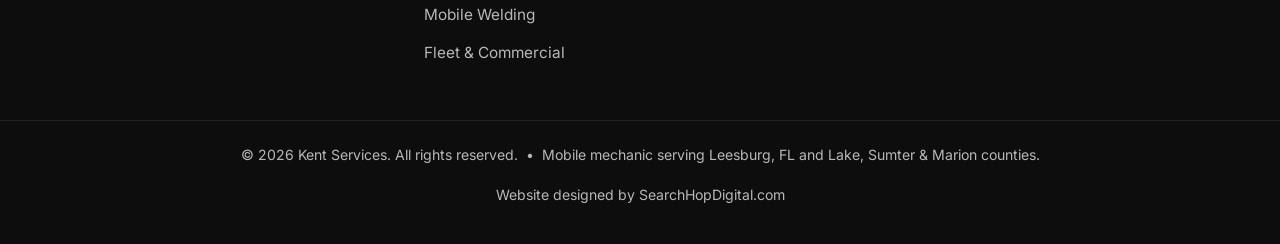
<file: about.html>
<!DOCTYPE html>
<html lang="en">
<head>
  <!-- Google tag (gtag.js) -->
<script async src="https://www.googletagmanager.com/gtag/js?id=G-9JGWHBW39Y"></script>
<script>
  window.dataLayer = window.dataLayer || [];
  function gtag(){dataLayer.push(arguments);}
  gtag('js', new Date());

  gtag('config', 'G-9JGWHBW39Y');
</script>
<meta charset="UTF-8">
<meta name="viewport" content="width=device-width, initial-scale=1">
<script>document.documentElement.classList.add("js");</script>
<title>About Kent Services | Local Mobile Mechanic in Leesburg, FL</title>
<meta name="description" content="Meet Jacob, the owner-operator behind Kent Services. A local, text-friendly mobile mechanic serving Leesburg and Lake, Sumter and Marion counties, FL. Open 7 days a week.">
<meta name="keywords" content="about Kent Services, local mobile mechanic Leesburg FL, Jacob Kent mechanic, owner operated auto repair">
<meta name="author" content="Kent Services">
<meta name="robots" content="index, follow, max-image-preview:large">
<link rel="canonical" href="https://kentservicesfl.com/about.html">
<meta property="og:type" content="website">
<meta property="og:site_name" content="Kent Services">
<meta property="og:title" content="About Kent Services | Local Mobile Mechanic in Leesburg, FL">
<meta property="og:description" content="Meet Jacob, the owner-operator behind Kent Services. A local, text-friendly mobile mechanic serving Leesburg and Lake, Sumter and Marion counties, FL. Open 7 days a week.">
<meta property="og:url" content="https://kentservicesfl.com/about.html">
<meta property="og:image" content="https://kentservicesfl.com/assets/img/og-image.png">
<meta property="og:image:width" content="1200">
<meta property="og:image:height" content="600">
<meta name="twitter:card" content="summary_large_image">
<meta name="twitter:title" content="About Kent Services | Local Mobile Mechanic in Leesburg, FL">
<meta name="twitter:description" content="Meet Jacob, the owner-operator behind Kent Services. A local, text-friendly mobile mechanic serving Leesburg and Lake, Sumter and Marion counties, FL. Open 7 days a week.">
<meta name="twitter:image" content="https://kentservicesfl.com/assets/img/og-image.png">
<meta name="theme-color" content="#141414">
<link rel="icon" href="assets/img/favicon.ico" sizes="any">
<link rel="icon" type="image/png" sizes="32x32" href="assets/img/favicon-32x32.png">
<link rel="icon" type="image/png" sizes="16x16" href="assets/img/favicon-16x16.png">
<link rel="apple-touch-icon" href="assets/img/apple-touch-icon.png">
<link rel="manifest" href="site.webmanifest">
<link rel="preconnect" href="https://fonts.googleapis.com">
<link rel="preconnect" href="https://fonts.gstatic.com" crossorigin>
<link href="https://fonts.googleapis.com/css2?family=Inter:wght@400;500;600;700&family=Oswald:wght@500;600;700&display=swap" rel="stylesheet">
<link rel="stylesheet" href="assets/css/styles.css">
<script type="application/ld+json">
{ "@context":"https://schema.org","@type":"BreadcrumbList","itemListElement":[{ "@type": "ListItem", "position": 1, "name": "Home", "item": "https://kentservicesfl.com/" }, { "@type": "ListItem", "position": 2, "name": "About", "item": "https://kentservicesfl.com/about.html" }] }
</script>
<script type="application/ld+json">
{ "@context":"https://schema.org","@type":"AboutPage","name":"About Kent Services","url":"https://kentservicesfl.com/about.html","about":{"@type":"AutoRepair","name":"Kent Services","telephone":"+1-352-724-5212","email":"kentservices01@gmail.com","areaServed":"Lake, Sumter and Marion counties, FL"} }
</script>
</head>
<body>

<header class="site-header">
  <div class="container nav">
    <a href="index.html" class="brand" aria-label="Kent Services home">
      <img src="assets/img/logo-badge.png" alt="Kent Services logo" width="46" height="46">
      <span class="brand-name">Kent Services<span>Mobile Mechanic</span></span>
    </a>
    <ul class="nav-links">
      <li><a href="index.html">Home</a></li>
      <li class="has-drop">
        <a href="services.html">Services</a>
        <div class="drop">
          <a href="auto-diagnostics-electrical.html">Auto Diagnostics &amp; Electrical</a>
          <a href="brakes-oil-maintenance.html">Brakes, Oil &amp; Maintenance</a>
          <a href="ac-battery-cooling.html">A/C, Battery &amp; Cooling</a>
          <a href="engine-transmission-suspension.html">Engine, Transmission &amp; Suspension</a>
          <a href="pre-purchase-inspection.html">Pre-Purchase Inspections</a>
          <a href="equipment-repair.html">Heavy Equipment Repair</a>
          <a href="mobile-welding.html">Mobile Welding</a>
          <a href="fleet.html">Fleet &amp; Commercial</a>
        </div>
      </li>
      <li><a href="pricing.html">Pricing</a></li>
      <li><a href="about.html" class="active">About</a></li>
      <li><a href="contact.html">Contact</a></li>
    </ul>
    <div class="nav-cta">
      <a href="contact.html" class="btn btn-outline">Get a Quote</a>
      <a href="sms:+13527245212" class="btn btn-primary">Text Us</a>
    </div>
    <button class="nav-toggle" aria-label="Menu" aria-expanded="false"><span></span><span></span><span></span></button>
  </div>
</header>
<nav class="mobile-bar" aria-label="Quick contact">
  <a class="mb-text" href="sms:+13527245212"><svg xmlns="http://www.w3.org/2000/svg" viewBox="0 0 24 24" fill="none" stroke="currentColor" stroke-width="2" stroke-linecap="round" stroke-linejoin="round"><path d="M21 15a2 2 0 0 1-2 2H7l-4 4V5a2 2 0 0 1 2-2h14a2 2 0 0 1 2 2z"/></svg> Text Us</a>
  <a class="mb-call" href="tel:+13527245212"><svg xmlns="http://www.w3.org/2000/svg" viewBox="0 0 24 24" fill="none" stroke="currentColor" stroke-width="2" stroke-linecap="round" stroke-linejoin="round"><path d="M22 16.92v3a2 2 0 0 1-2.18 2 19.79 19.79 0 0 1-8.63-3.07 19.5 19.5 0 0 1-6-6 19.79 19.79 0 0 1-3.07-8.67A2 2 0 0 1 4.11 2h3a2 2 0 0 1 2 1.72c.13.96.36 1.9.7 2.81a2 2 0 0 1-.45 2.11L8.09 9.91a16 16 0 0 0 6 6l1.27-1.27a2 2 0 0 1 2.11-.45c.9.34 1.85.57 2.81.7A2 2 0 0 1 22 16.92z"/></svg> Call</a>
</nav>

<div class="container"><nav class="crumbs" aria-label="Breadcrumb"><a href="index.html">Home</a><span>/</span>About</nav></div>
<section class="page-banner"><div class="container reveal in">
      <span class="eyebrow">Local &amp; Owner-Operated</span>
      <h1>The Mechanic Who Comes to You</h1>
      <p>Kent Services is not a call center or a lead-matching app. It is a real local shop on wheels, run by someone who lives and works right here in Central Florida.</p></div></section>
<section><div class="container split">
      <div class="prose reveal">
        <h2>Meet Jacob</h2>
        <p>Kent Services is owned and operated by Jacob Kent, a Leesburg-based mechanic who got tired of watching people get stuck with long shop waits, surprise fees and the hassle of arranging a tow just to get a vehicle looked at. So he brought the shop to the customer instead.</p>
        <p>Today, Jacob covers Lake, Sumter and Marion counties, showing up to driveways, workplaces, farms, jobsites and the side of the road. Cars and trucks are the bread and butter, but he also keeps tractors, skid steers, generators, forklifts, mowers and golf carts running, and offers mobile welding on top of it. That range is rare, and it is why a lot of property and equipment owners keep his number saved.</p>
        <h2>Text-First, On Purpose</h2>
        <p>Jacob prefers a text over a call, and there is a good reason for it. A text lets him see exactly what you need, keep the details straight, and get back to you without anything slipping through the cracks on a busy day. So if you want the fastest response, send a text with your location and what is going on. Photos help.</p>
        <h2>Straight Answers, Fair Prices</h2>
        <p>The approach is simple: show up, find the real problem, and give you an honest price before any work starts. We will never talk you into work you do not need. If something is not worth fixing, we will tell you straight rather than sink your money into a repair that is going to fail again shortly. The flat $125 call-out and diagnostic fee covers everything you have on site, and it comes off your labor total if you move forward with the repair.</p>
      </div>
      <div class="reveal d1"><div class="card" style="position:sticky;top:92px">
        <div class="card-icon"><svg xmlns="http://www.w3.org/2000/svg" viewBox="0 0 24 24" fill="none" stroke="currentColor" stroke-width="2"><path d="M9 11l3 3L22 4"/><path d="M21 12v7a2 2 0 0 1-2 2H5a2 2 0 0 1-2-2V5a2 2 0 0 1 2-2h11"/></svg></div>
        <h3>Why People Call Kent Services</h3>
        <ul><li>Local owner-operator, not a franchise</li><li>Open 7 Days a Week, including evenings and weekends</li><li>Cars, trucks and heavy equipment</li><li>Mobile welding available</li><li>Flat, upfront $125 call-out fee</li><li>Pick-up and tow for big jobs</li><li>All payment types accepted</li></ul>
        <a href="sms:+13527245212" class="btn btn-primary btn-block"><svg xmlns="http://www.w3.org/2000/svg" viewBox="0 0 24 24" fill="none" stroke="currentColor" stroke-width="2" stroke-linecap="round" stroke-linejoin="round"><path d="M21 15a2 2 0 0 1-2 2H7l-4 4V5a2 2 0 0 1 2-2h14a2 2 0 0 1 2 2z"/></svg> Text Jacob</a>
      </div></div>
      </div></section>
<section class="bg-alt"><div class="container">
      <div class="text-center reveal"><span class="eyebrow">Simple Process</span><h2>How Working With Us Goes</h2></div>
      <div class="steps" style="margin-top:40px">
        <div class="step reveal"><h3>Reach Out</h3><p>Text or call with your location and the problem. Photos or video help a lot.</p></div>
        <div class="step reveal d1"><h3>We Come to You</h3><p>We arrive with tools and common parts and diagnose it on site for a flat $125.</p></div>
        <div class="step reveal d2"><h3>Clear Quote</h3><p>You get an honest price up front. The diagnostic fee credits toward the repair.</p></div>
        <div class="step reveal d3"><h3>Get Rolling</h3><p>Many jobs finish same day. Big jobs can be trailered to our private shop and returned.</p></div>
      </div></div></section>
<section><div class="container text-center reveal">
      <span class="eyebrow">Where We Work</span><h2>Serving Lake, Sumter &amp; Marion Counties</h2>
      <p class="lead">Based in Leesburg and on the road every day. If you are near one of these towns, we can reach you.</p>
      <div class="area-tags" style="justify-content:center;max-width:900px;margin:22px auto 0">
      <span><b>&#9656;</b> Leesburg</span><span><b>&#9656;</b> The Villages</span><span><b>&#9656;</b> Lady Lake</span>
      <span><b>&#9656;</b> Tavares</span><span><b>&#9656;</b> Mount Dora</span><span><b>&#9656;</b> Eustis</span>
      <span><b>&#9656;</b> Fruitland Park</span><span><b>&#9656;</b> Wildwood</span><span><b>&#9656;</b> Clermont</span>
      <span><b>&#9656;</b> Ocala</span><span><b>&#9656;</b> Lake Panasoffkee</span><span><b>&#9656;</b> Summerfield</span><span><b>&#9656;</b> Groveland</span><span><b>&#9656;</b> Astatula</span><span><b>&#9656;</b> Sumterville</span><span><b>&#9656;</b> Howey-in-the-Hills</span>
      </div></div></section>
<section class="cta-band">
  <div class="container">
    <h2>Ready When You Are.</h2>
    <p class="lead" style="color:rgba(255,255,255,.92)">Save the number and text whenever car or equipment trouble hits. We are here around the clock.</p>
    <div class="btn-group" style="justify-content:center;margin-top:20px">
      <a href="sms:+13527245212" class="btn btn-primary btn-lg">Text (352) 724-5212</a>
      <a href="contact.html" class="btn btn-outline btn-lg">Send a Message</a>
    </div>
  </div>
</section>

<footer class="site-footer">
  <div class="container footer-grid">
    <div class="footer-brand">
      <img src="assets/img/logo-badge.png" alt="Kent Services logo" width="70" height="70">
      <p>Local, owner-operated mobile mechanic serving Leesburg and the greater Lake, Sumter and Marion county area. We bring the shop to you.</p>
      <div class="socials" style="margin-top:14px">
        <a class="social-glyph" href="https://maps.app.goo.gl/eLYpQMuaLuy7Pzw57" target="_blank" rel="noopener" aria-label="Google Business Profile"><svg xmlns="http://www.w3.org/2000/svg" viewBox="0 0 24 24" fill="currentColor"><path d="M12 2C8.1 2 5 5.1 5 9c0 5.2 7 13 7 13s7-7.8 7-13c0-3.9-3.1-7-7-7zm0 9.5A2.5 2.5 0 1 1 12 6.5a2.5 2.5 0 0 1 0 5z"/></svg></a>
        <a class="social-glyph" href="https://www.yelp.com/biz/kent-services-leesburg" target="_blank" rel="noopener" aria-label="Yelp"><svg xmlns="http://www.w3.org/2000/svg" viewBox="0 0 24 24" fill="currentColor"><path d="M11.5 2.2c.9-.3 2 .3 2 1.3l.3 8.1c0 .9-1 1.5-1.8 1L8.4 10c-.6-.4-.7-1.2-.3-1.8L11 3c.1-.3.3-.6.5-.8zM7.3 13.6l3.3-.9c.9-.2 1.7.6 1.4 1.5l-1.2 3.6c-.3.9-1.5 1-2 .3L6.6 15c-.5-.7-.1-1.7.7-1.4zm5.9 1.3c-.3-.9.5-1.7 1.4-1.5l3.6 1c.9.2 1 1.5.2 2l-3 1.8c-.8.5-1.7-.2-1.6-1.1zM14 10.2c-.7-.5-.5-1.6.3-1.9l3.5-1.2c.9-.3 1.7.6 1.3 1.5l-1.5 3.3c-.4.8-1.5.9-2 .2zm-1.6 5.6c.8-.3 1.6.5 1.3 1.4l-1.2 3.4c-.3.9-1.6.8-1.9-.1l-.4-3.3c-.1-.7.5-1.2 1.1-1.1z"/></svg></a>
        <a class="social-glyph" href="https://www.facebook.com/Kentservices01" target="_blank" rel="noopener" aria-label="Facebook"><svg xmlns="http://www.w3.org/2000/svg" viewBox="0 0 24 24" fill="currentColor"><path d="M22 12a10 10 0 1 0-11.6 9.9v-7H7.9V12h2.5V9.8c0-2.5 1.5-3.9 3.8-3.9 1.1 0 2.2.2 2.2.2v2.5h-1.3c-1.2 0-1.6.8-1.6 1.6V12h2.8l-.4 2.9h-2.3v7A10 10 0 0 0 22 12z"/></svg></a>
        <a class="social-glyph" href="https://nextdoor.com/page/kent-services-leesburg-fl" target="_blank" rel="noopener" aria-label="Nextdoor"><svg xmlns="http://www.w3.org/2000/svg" viewBox="0 0 24 24" fill="currentColor"><path d="M12 2C6.5 2 2 6.5 2 12s4.5 10 10 10 10-4.5 10-10S17.5 2 12 2zm4.5 14h-2.2v-3.6c0-.9-.3-1.5-1.1-1.5-.6 0-1 .4-1.1.8-.1.2-.1.4-.1.6V16H9.8s0-6 0-6.6h2.2v.9c.3-.5.8-1.1 2-1.1 1.5 0 2.5 1 2.5 3V16z"/></svg></a>
        <a class="social-glyph" href="https://linktr.ee/kentservices01" target="_blank" rel="noopener" aria-label="All links"><svg xmlns="http://www.w3.org/2000/svg" viewBox="0 0 24 24" fill="none" stroke="currentColor" stroke-width="2" stroke-linecap="round" stroke-linejoin="round"><path d="M10 13a5 5 0 0 0 7 0l3-3a5 5 0 0 0-7-7l-1.5 1.5"/><path d="M14 11a5 5 0 0 0-7 0l-3 3a5 5 0 0 0 7 7l1.5-1.5"/></svg></a>
      </div>
    </div>
    <div>
      <h4>Services</h4>
      <ul class="footer-links">
        <li><a href="auto-diagnostics-electrical.html">Auto Diagnostics &amp; Electrical</a></li>
        <li><a href="brakes-oil-maintenance.html">Brakes, Oil &amp; Maintenance</a></li>
        <li><a href="ac-battery-cooling.html">A/C, Battery &amp; Cooling</a></li>
        <li><a href="engine-transmission-suspension.html">Engine &amp; Transmission</a></li>
        <li><a href="pre-purchase-inspection.html">Pre-Purchase Inspections</a></li>
        <li><a href="equipment-repair.html">Heavy Equipment Repair</a></li>
        <li><a href="mobile-welding.html">Mobile Welding</a></li>
        <li><a href="fleet.html">Fleet &amp; Commercial</a></li>
      </ul>
    </div>
    <div>
      <h4>Company</h4>
      <ul class="footer-links">
        <li><a href="index.html">Home</a></li>
        <li><a href="about.html">About</a></li>
        <li><a href="pricing.html">Pricing</a></li>
        <li><a href="services.html">All Services</a></li>
        <li><a href="contact.html">Contact</a></li>
      </ul>
    </div>
    <div>
      <h4>Get in Touch</h4>
      <ul class="footer-contact">
        <li><svg xmlns="http://www.w3.org/2000/svg" viewBox="0 0 24 24" fill="none" stroke="currentColor" stroke-width="2" stroke-linecap="round" stroke-linejoin="round"><path d="M21 15a2 2 0 0 1-2 2H7l-4 4V5a2 2 0 0 1 2-2h14a2 2 0 0 1 2 2z"/></svg><span>Text preferred: <a href="sms:+13527245212">(352) 724-5212</a></span></li>
        <li><svg xmlns="http://www.w3.org/2000/svg" viewBox="0 0 24 24" fill="none" stroke="currentColor" stroke-width="2" stroke-linecap="round" stroke-linejoin="round"><path d="M22 16.92v3a2 2 0 0 1-2.18 2 19.79 19.79 0 0 1-8.63-3.07 19.5 19.5 0 0 1-6-6 19.79 19.79 0 0 1-3.07-8.67A2 2 0 0 1 4.11 2h3a2 2 0 0 1 2 1.72c.13.96.36 1.9.7 2.81a2 2 0 0 1-.45 2.11L8.09 9.91a16 16 0 0 0 6 6l1.27-1.27a2 2 0 0 1 2.11-.45c.9.34 1.85.57 2.81.7A2 2 0 0 1 22 16.92z"/></svg><span>Call: <a href="tel:+13527245212">(352) 724-5212</a></span></li>
        <li><svg xmlns="http://www.w3.org/2000/svg" viewBox="0 0 24 24" fill="none" stroke="currentColor" stroke-width="2" stroke-linecap="round" stroke-linejoin="round"><path d="M4 4h16v16H4z"/><path d="M22 6l-10 7L2 6"/></svg><span><a href="mailto:kentservices01@gmail.com">kentservices01@gmail.com</a></span></li>
        <li><svg xmlns="http://www.w3.org/2000/svg" viewBox="0 0 24 24" fill="none" stroke="currentColor" stroke-width="2" stroke-linecap="round" stroke-linejoin="round"><path d="M21 10c0 7-9 13-9 13s-9-6-9-13a9 9 0 0 1 18 0z"/><circle cx="12" cy="10" r="3"/></svg><span>Leesburg, FL &bull; Open 7 Days a Week</span></li>
      </ul>
    </div>
  </div>
  <div class="footer-bottom">
    <div class="container">
      <p>&copy; <span class="js-year">2026</span> Kent Services. All rights reserved. &nbsp;&bull;&nbsp; Mobile mechanic serving Leesburg, FL and Lake, Sumter &amp; Marion counties.</p>
      <p style="margin-top:6px">Website designed by <a href="https://searchhopdigital.com" target="_blank" rel="noopener">SearchHopDigital.com</a></p>
    </div>
  </div>
</footer>
<script src="assets/js/main.js" defer></script>
</body>
</html>
</file>
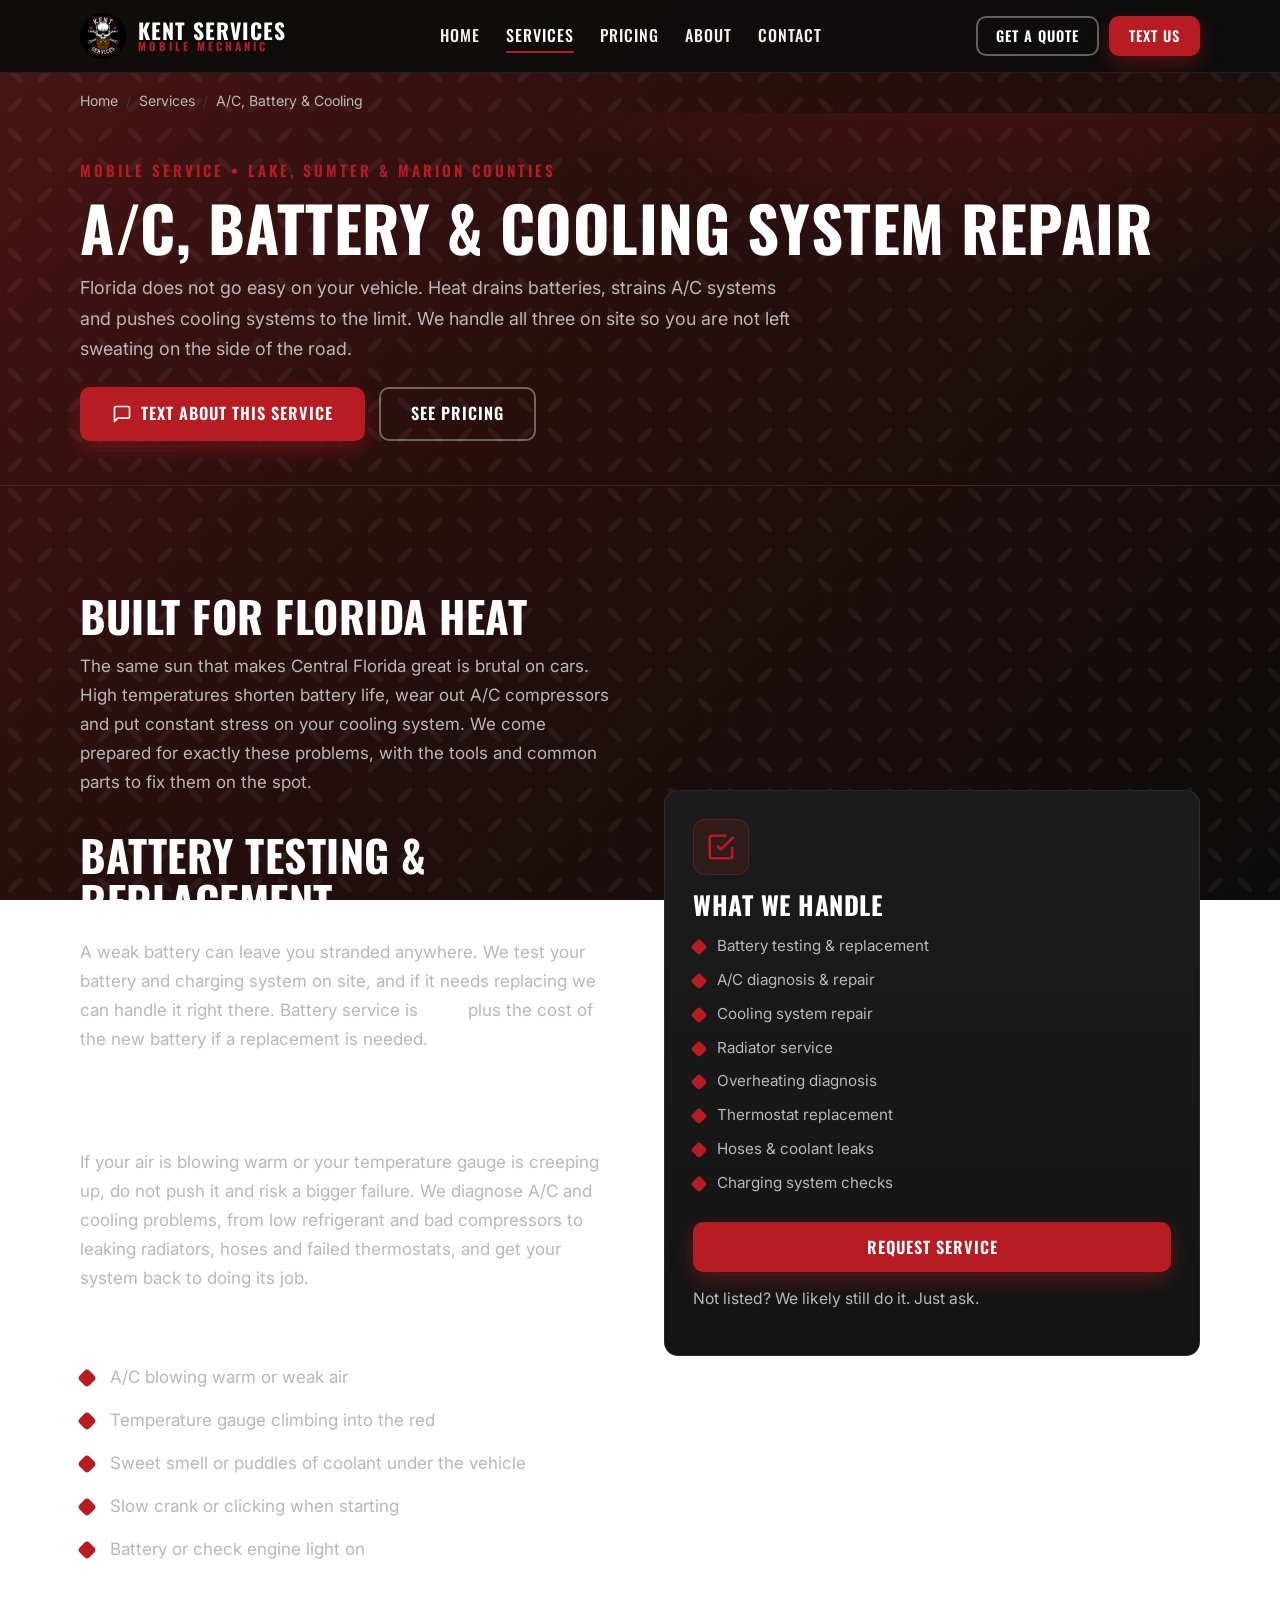
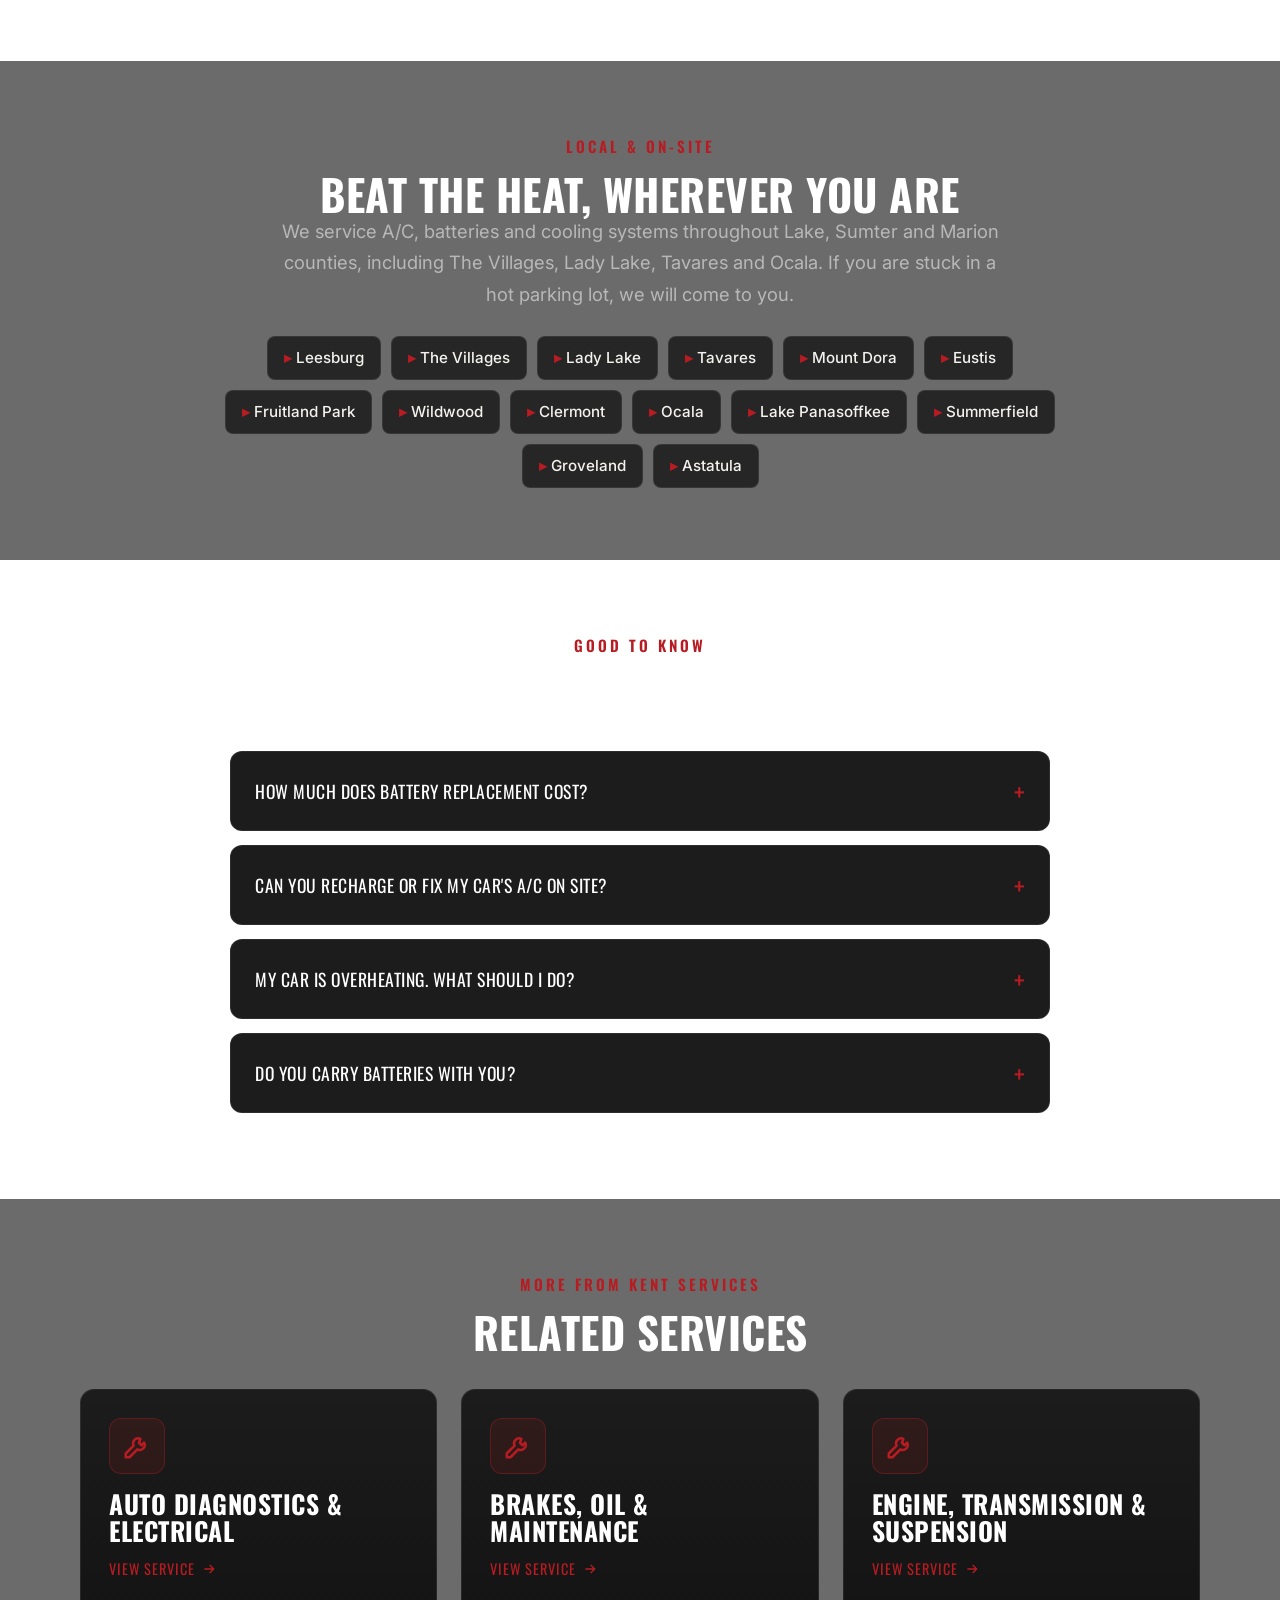
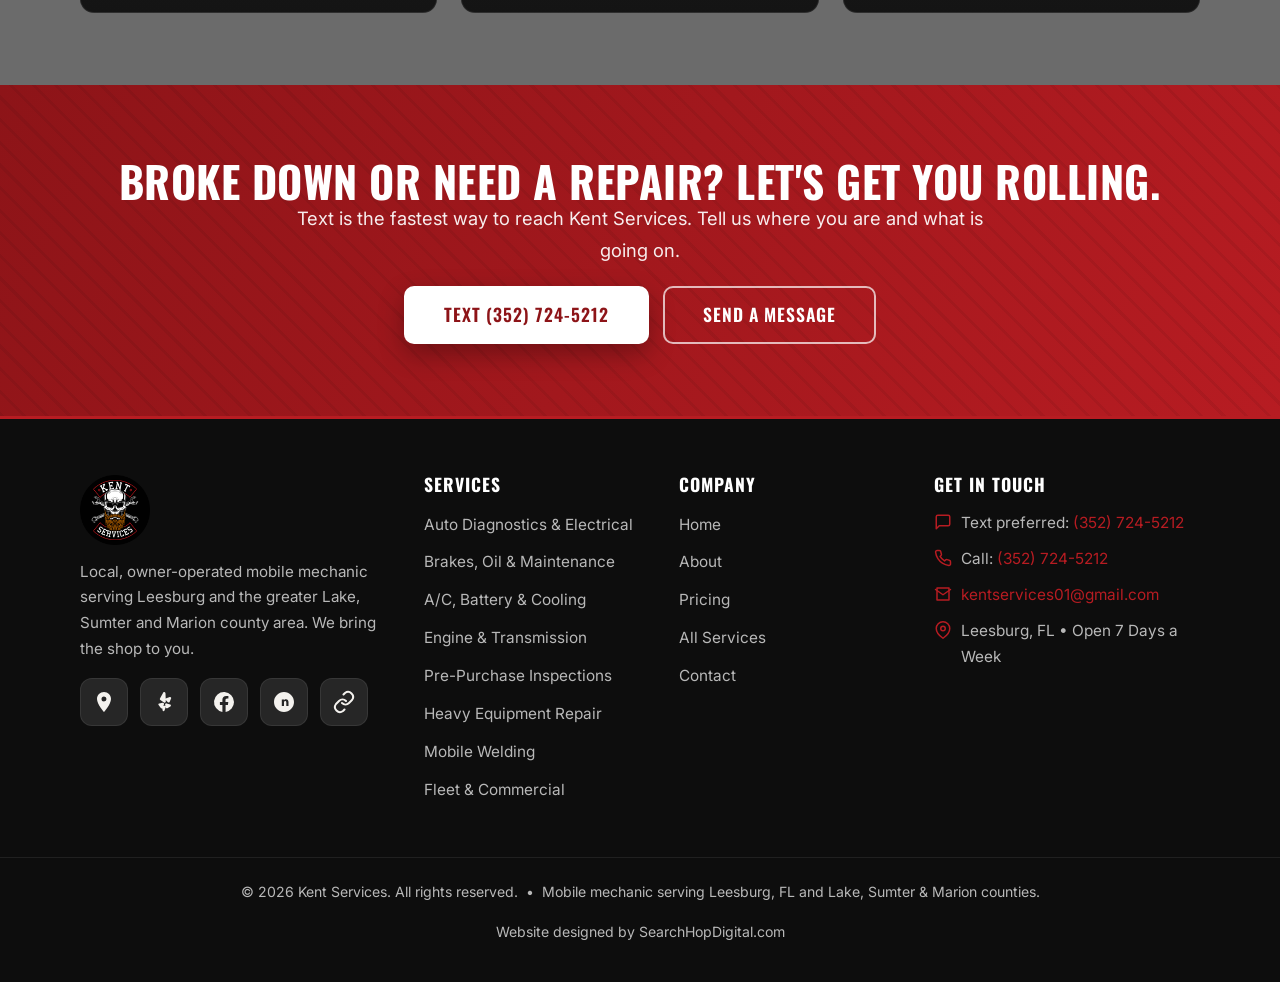
<file: ac-battery-cooling.html>
<!DOCTYPE html>
<html lang="en">
<head>
<!-- Google tag (gtag.js) -->
<script async src="https://www.googletagmanager.com/gtag/js?id=G-9JGWHBW39Y"></script>
<script>
  window.dataLayer = window.dataLayer || [];
  function gtag(){dataLayer.push(arguments);}
  gtag('js', new Date());

  gtag('config', 'G-9JGWHBW39Y');
</script>
<meta charset="UTF-8">
<meta name="viewport" content="width=device-width, initial-scale=1">
<script>document.documentElement.classList.add("js");</script>
<title>Mobile A/C Repair, Battery &amp; Cooling System Service in Leesburg, FL | Kent Services</title>
<meta name="description" content="Florida heat killing your A/C or battery? Kent Services offers mobile A/C repair, battery testing and replacement, and cooling system service in Leesburg and Lake County, FL.">
<meta name="keywords" content="mobile AC repair Leesburg FL, car battery replacement near me, cooling system repair, overheating car, mobile mechanic The Villages FL, battery testing">
<meta name="author" content="Kent Services">
<meta name="robots" content="index, follow, max-image-preview:large">
<link rel="canonical" href="https://kentservicesfl.com/ac-battery-cooling.html">
<meta property="og:type" content="website">
<meta property="og:site_name" content="Kent Services">
<meta property="og:title" content="Mobile A/C Repair, Battery &amp; Cooling System Service in Leesburg, FL | Kent Services">
<meta property="og:description" content="Florida heat killing your A/C or battery? Kent Services offers mobile A/C repair, battery testing and replacement, and cooling system service in Leesburg and Lake County, FL.">
<meta property="og:url" content="https://kentservicesfl.com/ac-battery-cooling.html">
<meta property="og:image" content="https://kentservicesfl.com/assets/img/og-image.png">
<meta property="og:image:width" content="1200">
<meta property="og:image:height" content="600">
<meta name="twitter:card" content="summary_large_image">
<meta name="twitter:title" content="Mobile A/C Repair, Battery &amp; Cooling System Service in Leesburg, FL | Kent Services">
<meta name="twitter:description" content="Florida heat killing your A/C or battery? Kent Services offers mobile A/C repair, battery testing and replacement, and cooling system service in Leesburg and Lake County, FL.">
<meta name="twitter:image" content="https://kentservicesfl.com/assets/img/og-image.png">
<meta name="theme-color" content="#141414">
<link rel="icon" href="assets/img/favicon.ico" sizes="any">
<link rel="icon" type="image/png" sizes="32x32" href="assets/img/favicon-32x32.png">
<link rel="icon" type="image/png" sizes="16x16" href="assets/img/favicon-16x16.png">
<link rel="apple-touch-icon" href="assets/img/apple-touch-icon.png">
<link rel="manifest" href="site.webmanifest">
<link rel="preconnect" href="https://fonts.googleapis.com">
<link rel="preconnect" href="https://fonts.gstatic.com" crossorigin>
<link href="https://fonts.googleapis.com/css2?family=Inter:wght@400;500;600;700&family=Oswald:wght@500;600;700&display=swap" rel="stylesheet">
<link rel="stylesheet" href="assets/css/styles.css">
<script type="application/ld+json">
{ "@context":"https://schema.org","@type":"Service","serviceType":"Mobile A/C Repair, Battery Replacement and Cooling System Service","name":"Mobile A/C Repair, Battery Replacement and Cooling System Service","description":"Florida heat killing your A/C or battery? Kent Services offers mobile A/C repair, battery testing and replacement, and cooling system service in Leesburg and Lake County, FL.","url":"https://kentservicesfl.com/ac-battery-cooling.html",
  "provider":{"@type":"AutoRepair","name":"Kent Services","telephone":"+1-352-724-5212","email":"kentservices01@gmail.com","url":"https://kentservicesfl.com/","address":{"@type":"PostalAddress","addressLocality":"Leesburg","addressRegion":"FL","addressCountry":"US"}},
  "areaServed":[{"@type":"AdministrativeArea","name":"Lake County, FL"},{"@type":"AdministrativeArea","name":"Sumter County, FL"},{"@type":"AdministrativeArea","name":"Marion County, FL"}] }
</script>
<script type="application/ld+json">
{ "@context":"https://schema.org","@type":"BreadcrumbList","itemListElement":[{ "@type": "ListItem", "position": 1, "name": "Home", "item": "https://kentservicesfl.com/" }, { "@type": "ListItem", "position": 2, "name": "Services", "item": "https://kentservicesfl.com/services.html" }, { "@type": "ListItem", "position": 3, "name": "A/C, Battery &amp; Cooling", "item": "https://kentservicesfl.com/ac-battery-cooling.html" }] }
</script>
<script type="application/ld+json">
{ "@context":"https://schema.org","@type":"FAQPage","mainEntity":[{ "@type":"Question","name":"How much does battery replacement cost?","acceptedAnswer":{"@type":"Answer","text":"Battery service is $125 plus the cost of the new battery if one is needed. We test first, so if the battery is fine and the issue is elsewhere, we tell you."} }, { "@type":"Question","name":"Can you recharge or fix my car's A/C on site?","acceptedAnswer":{"@type":"Answer","text":"In most cases yes. We diagnose the A/C system at your location and handle common repairs like refrigerant, leaks and components on the spot when possible."} }, { "@type":"Question","name":"My car is overheating. What should I do?","acceptedAnswer":{"@type":"Answer","text":"Pull over safely and shut it off to avoid engine damage, then text us. Driving an overheating engine can cause serious harm. We will come diagnose the cooling system and get you sorted."} }, { "@type":"Question","name":"Do you carry batteries with you?","acceptedAnswer":{"@type":"Answer","text":"We keep common batteries on hand and can source the right one for your vehicle quickly if we do not have it in the truck."} }] }
</script>
</head>
<body>

<header class="site-header">
  <div class="container nav">
    <a href="index.html" class="brand" aria-label="Kent Services home">
      <img src="assets/img/logo-badge.png" alt="Kent Services logo" width="46" height="46">
      <span class="brand-name">Kent Services<span>Mobile Mechanic</span></span>
    </a>
    <ul class="nav-links">
      <li><a href="index.html">Home</a></li>
      <li class="has-drop">
        <a href="services.html" class="active">Services</a>
        <div class="drop">
          <a href="auto-diagnostics-electrical.html">Auto Diagnostics &amp; Electrical</a>
          <a href="brakes-oil-maintenance.html">Brakes, Oil &amp; Maintenance</a>
          <a href="ac-battery-cooling.html">A/C, Battery &amp; Cooling</a>
          <a href="engine-transmission-suspension.html">Engine, Transmission &amp; Suspension</a>
          <a href="pre-purchase-inspection.html">Pre-Purchase Inspections</a>
          <a href="equipment-repair.html">Heavy Equipment Repair</a>
          <a href="mobile-welding.html">Mobile Welding</a>
          <a href="fleet.html">Fleet &amp; Commercial</a>
        </div>
      </li>
      <li><a href="pricing.html">Pricing</a></li>
      <li><a href="about.html">About</a></li>
      <li><a href="contact.html">Contact</a></li>
    </ul>
    <div class="nav-cta">
      <a href="contact.html" class="btn btn-outline">Get a Quote</a>
      <a href="sms:+13527245212" class="btn btn-primary">Text Us</a>
    </div>
    <button class="nav-toggle" aria-label="Menu" aria-expanded="false"><span></span><span></span><span></span></button>
  </div>
</header>
<nav class="mobile-bar" aria-label="Quick contact">
  <a class="mb-text" href="sms:+13527245212"><svg xmlns="http://www.w3.org/2000/svg" viewBox="0 0 24 24" fill="none" stroke="currentColor" stroke-width="2" stroke-linecap="round" stroke-linejoin="round"><path d="M21 15a2 2 0 0 1-2 2H7l-4 4V5a2 2 0 0 1 2-2h14a2 2 0 0 1 2 2z"/></svg> Text Us</a>
  <a class="mb-call" href="tel:+13527245212"><svg xmlns="http://www.w3.org/2000/svg" viewBox="0 0 24 24" fill="none" stroke="currentColor" stroke-width="2" stroke-linecap="round" stroke-linejoin="round"><path d="M22 16.92v3a2 2 0 0 1-2.18 2 19.79 19.79 0 0 1-8.63-3.07 19.5 19.5 0 0 1-6-6 19.79 19.79 0 0 1-3.07-8.67A2 2 0 0 1 4.11 2h3a2 2 0 0 1 2 1.72c.13.96.36 1.9.7 2.81a2 2 0 0 1-.45 2.11L8.09 9.91a16 16 0 0 0 6 6l1.27-1.27a2 2 0 0 1 2.11-.45c.9.34 1.85.57 2.81.7A2 2 0 0 1 22 16.92z"/></svg> Call</a>
</nav>

<div class="container"><nav class="crumbs" aria-label="Breadcrumb"><a href="index.html">Home</a><span>/</span><a href="services.html">Services</a><span>/</span>A/C, Battery &amp; Cooling</nav></div>
<section class="page-banner">
  <div class="container reveal in">
    <span class="eyebrow">Mobile Service &bull; Lake, Sumter &amp; Marion Counties</span>
    <h1>A/C, Battery &amp; Cooling System Repair</h1>
    <p>Florida does not go easy on your vehicle. Heat drains batteries, strains A/C systems and pushes cooling systems to the limit. We handle all three on site so you are not left sweating on the side of the road.</p>
    <div class="btn-group" style="margin-top:22px">
      <a href="sms:+13527245212" class="btn btn-primary"><svg xmlns="http://www.w3.org/2000/svg" viewBox="0 0 24 24" fill="none" stroke="currentColor" stroke-width="2" stroke-linecap="round" stroke-linejoin="round"><path d="M21 15a2 2 0 0 1-2 2H7l-4 4V5a2 2 0 0 1 2-2h14a2 2 0 0 1 2 2z"/></svg> Text About This Service</a>
      <a href="pricing.html" class="btn btn-outline">See Pricing</a>
    </div>
  </div>
</section>
<section>
  <div class="container split">
    <div class="prose reveal"><h2>Built for Florida Heat</h2>
<p>The same sun that makes Central Florida great is brutal on cars. High temperatures shorten battery life, wear out A/C compressors and put constant stress on your cooling system. We come prepared for exactly these problems, with the tools and common parts to fix them on the spot.</p>
<h2>Battery Testing &amp; Replacement</h2>
<p>A weak battery can leave you stranded anywhere. We test your battery and charging system on site, and if it needs replacing we can handle it right there. Battery service is <strong>$125</strong> plus the cost of the new battery if a replacement is needed.</p>
<h2>A/C &amp; Cooling Repair</h2>
<p>If your air is blowing warm or your temperature gauge is creeping up, do not push it and risk a bigger failure. We diagnose A/C and cooling problems, from low refrigerant and bad compressors to leaking radiators, hoses and failed thermostats, and get your system back to doing its job.</p>
<h3>Warning Signs to Watch For</h3>
<ul><li>A/C blowing warm or weak air</li><li>Temperature gauge climbing into the red</li><li>Sweet smell or puddles of coolant under the vehicle</li><li>Slow crank or clicking when starting</li><li>Battery or check engine light on</li></ul></div>
    <div class="reveal d1">
      <div class="card" style="position:sticky;top:92px">
        <div class="card-icon"><svg xmlns="http://www.w3.org/2000/svg" viewBox="0 0 24 24" fill="none" stroke="currentColor" stroke-width="2"><path d="M9 11l3 3L22 4"/><path d="M21 12v7a2 2 0 0 1-2 2H5a2 2 0 0 1-2-2V5a2 2 0 0 1 2-2h11"/></svg></div>
        <h3>What We Handle</h3>
        <ul><li>Battery testing &amp; replacement</li><li>A/C diagnosis &amp; repair</li><li>Cooling system repair</li><li>Radiator service</li><li>Overheating diagnosis</li><li>Thermostat replacement</li><li>Hoses &amp; coolant leaks</li><li>Charging system checks</li></ul>
        <a href="contact.html" class="btn btn-primary btn-block" style="margin-top:8px">Request Service</a>
        <p class="form-note" style="margin-top:14px">Not listed? We likely still do it. Just ask.</p>
      </div>
    </div>
  </div>
</section>
<section class="bg-alt">
  <div class="container">
    <div class="text-center reveal"><span class="eyebrow">Local &amp; On-Site</span><h2>Beat the Heat, Wherever You Are</h2><p class="lead">We service A/C, batteries and cooling systems throughout Lake, Sumter and Marion counties, including The Villages, Lady Lake, Tavares and Ocala. If you are stuck in a hot parking lot, we will come to you.</p></div>
    <div class="area-tags" style="justify-content:center;max-width:900px;margin:26px auto 0">
      <span><b>&#9656;</b> Leesburg</span><span><b>&#9656;</b> The Villages</span><span><b>&#9656;</b> Lady Lake</span>
      <span><b>&#9656;</b> Tavares</span><span><b>&#9656;</b> Mount Dora</span><span><b>&#9656;</b> Eustis</span>
      <span><b>&#9656;</b> Fruitland Park</span><span><b>&#9656;</b> Wildwood</span><span><b>&#9656;</b> Clermont</span>
      <span><b>&#9656;</b> Ocala</span><span><b>&#9656;</b> Lake Panasoffkee</span><span><b>&#9656;</b> Summerfield</span><span><b>&#9656;</b> Groveland</span><span><b>&#9656;</b> Astatula</span>
    </div>
  </div>
</section>
<section>
  <div class="container">
    <div class="text-center reveal"><span class="eyebrow">Good to Know</span><h2>Questions About A/C, Battery &amp; Cooling</h2></div>
    <div class="faq" style="margin-top:36px">
<div class="faq-item reveal"><button class="faq-q" aria-expanded="false">How much does battery replacement cost?</button><div class="faq-a"><p>Battery service is $125 plus the cost of the new battery if one is needed. We test first, so if the battery is fine and the issue is elsewhere, we tell you.</p></div></div>
<div class="faq-item reveal"><button class="faq-q" aria-expanded="false">Can you recharge or fix my car's A/C on site?</button><div class="faq-a"><p>In most cases yes. We diagnose the A/C system at your location and handle common repairs like refrigerant, leaks and components on the spot when possible.</p></div></div>
<div class="faq-item reveal"><button class="faq-q" aria-expanded="false">My car is overheating. What should I do?</button><div class="faq-a"><p>Pull over safely and shut it off to avoid engine damage, then text us. Driving an overheating engine can cause serious harm. We will come diagnose the cooling system and get you sorted.</p></div></div>
<div class="faq-item reveal"><button class="faq-q" aria-expanded="false">Do you carry batteries with you?</button><div class="faq-a"><p>We keep common batteries on hand and can source the right one for your vehicle quickly if we do not have it in the truck.</p></div></div>
</div>
  </div>
</section>
<section class="bg-alt">
  <div class="container">
    <div class="text-center reveal"><span class="eyebrow">More From Kent Services</span><h2>Related Services</h2></div>
    <div class="grid grid-3" style="margin-top:34px"><a href="auto-diagnostics-electrical.html" class="card reveal" style="text-decoration:none;color:inherit"><div class="card-icon"><svg xmlns="http://www.w3.org/2000/svg" viewBox="0 0 24 24" fill="none" stroke="currentColor" stroke-width="2" stroke-linecap="round" stroke-linejoin="round"><path d="M14.7 6.3a4 4 0 0 0-5.4 5.4L3 18v3h3l6.3-6.3a4 4 0 0 0 5.4-5.4l-2.1 2.1-2-2z"/></svg></div><h3>Auto Diagnostics &amp; Electrical</h3><span class="card-link">View service <svg xmlns="http://www.w3.org/2000/svg" width="16" height="16" viewBox="0 0 24 24" fill="none" stroke="currentColor" stroke-width="2"><path d="M5 12h14M13 6l6 6-6 6"/></svg></span></a><a href="brakes-oil-maintenance.html" class="card reveal" style="text-decoration:none;color:inherit"><div class="card-icon"><svg xmlns="http://www.w3.org/2000/svg" viewBox="0 0 24 24" fill="none" stroke="currentColor" stroke-width="2" stroke-linecap="round" stroke-linejoin="round"><path d="M14.7 6.3a4 4 0 0 0-5.4 5.4L3 18v3h3l6.3-6.3a4 4 0 0 0 5.4-5.4l-2.1 2.1-2-2z"/></svg></div><h3>Brakes, Oil &amp; Maintenance</h3><span class="card-link">View service <svg xmlns="http://www.w3.org/2000/svg" width="16" height="16" viewBox="0 0 24 24" fill="none" stroke="currentColor" stroke-width="2"><path d="M5 12h14M13 6l6 6-6 6"/></svg></span></a><a href="engine-transmission-suspension.html" class="card reveal" style="text-decoration:none;color:inherit"><div class="card-icon"><svg xmlns="http://www.w3.org/2000/svg" viewBox="0 0 24 24" fill="none" stroke="currentColor" stroke-width="2" stroke-linecap="round" stroke-linejoin="round"><path d="M14.7 6.3a4 4 0 0 0-5.4 5.4L3 18v3h3l6.3-6.3a4 4 0 0 0 5.4-5.4l-2.1 2.1-2-2z"/></svg></div><h3>Engine, Transmission &amp; Suspension</h3><span class="card-link">View service <svg xmlns="http://www.w3.org/2000/svg" width="16" height="16" viewBox="0 0 24 24" fill="none" stroke="currentColor" stroke-width="2"><path d="M5 12h14M13 6l6 6-6 6"/></svg></span></a></div>
  </div>
</section>
<section class="cta-band">
  <div class="container">
    <h2>Broke Down or Need a Repair? Let's Get You Rolling.</h2>
    <p class="lead" style="color:rgba(255,255,255,.92)">Text is the fastest way to reach Kent Services. Tell us where you are and what is going on.</p>
    <div class="btn-group" style="justify-content:center;margin-top:20px">
      <a href="sms:+13527245212" class="btn btn-primary btn-lg">Text (352) 724-5212</a>
      <a href="contact.html" class="btn btn-outline btn-lg">Send a Message</a>
    </div>
  </div>
</section>

<footer class="site-footer">
  <div class="container footer-grid">
    <div class="footer-brand">
      <img src="assets/img/logo-badge.png" alt="Kent Services logo" width="70" height="70">
      <p>Local, owner-operated mobile mechanic serving Leesburg and the greater Lake, Sumter and Marion county area. We bring the shop to you.</p>
      <div class="socials" style="margin-top:14px">
        <a class="social-glyph" href="https://maps.app.goo.gl/eLYpQMuaLuy7Pzw57" target="_blank" rel="noopener" aria-label="Google Business Profile"><svg xmlns="http://www.w3.org/2000/svg" viewBox="0 0 24 24" fill="currentColor"><path d="M12 2C8.1 2 5 5.1 5 9c0 5.2 7 13 7 13s7-7.8 7-13c0-3.9-3.1-7-7-7zm0 9.5A2.5 2.5 0 1 1 12 6.5a2.5 2.5 0 0 1 0 5z"/></svg></a>
        <a class="social-glyph" href="https://www.yelp.com/biz/kent-services-leesburg" target="_blank" rel="noopener" aria-label="Yelp"><svg xmlns="http://www.w3.org/2000/svg" viewBox="0 0 24 24" fill="currentColor"><path d="M11.5 2.2c.9-.3 2 .3 2 1.3l.3 8.1c0 .9-1 1.5-1.8 1L8.4 10c-.6-.4-.7-1.2-.3-1.8L11 3c.1-.3.3-.6.5-.8zM7.3 13.6l3.3-.9c.9-.2 1.7.6 1.4 1.5l-1.2 3.6c-.3.9-1.5 1-2 .3L6.6 15c-.5-.7-.1-1.7.7-1.4zm5.9 1.3c-.3-.9.5-1.7 1.4-1.5l3.6 1c.9.2 1 1.5.2 2l-3 1.8c-.8.5-1.7-.2-1.6-1.1zM14 10.2c-.7-.5-.5-1.6.3-1.9l3.5-1.2c.9-.3 1.7.6 1.3 1.5l-1.5 3.3c-.4.8-1.5.9-2 .2zm-1.6 5.6c.8-.3 1.6.5 1.3 1.4l-1.2 3.4c-.3.9-1.6.8-1.9-.1l-.4-3.3c-.1-.7.5-1.2 1.1-1.1z"/></svg></a>
        <a class="social-glyph" href="https://www.facebook.com/Kentservices01" target="_blank" rel="noopener" aria-label="Facebook"><svg xmlns="http://www.w3.org/2000/svg" viewBox="0 0 24 24" fill="currentColor"><path d="M22 12a10 10 0 1 0-11.6 9.9v-7H7.9V12h2.5V9.8c0-2.5 1.5-3.9 3.8-3.9 1.1 0 2.2.2 2.2.2v2.5h-1.3c-1.2 0-1.6.8-1.6 1.6V12h2.8l-.4 2.9h-2.3v7A10 10 0 0 0 22 12z"/></svg></a>
        <a class="social-glyph" href="https://nextdoor.com/page/kent-services-leesburg-fl" target="_blank" rel="noopener" aria-label="Nextdoor"><svg xmlns="http://www.w3.org/2000/svg" viewBox="0 0 24 24" fill="currentColor"><path d="M12 2C6.5 2 2 6.5 2 12s4.5 10 10 10 10-4.5 10-10S17.5 2 12 2zm4.5 14h-2.2v-3.6c0-.9-.3-1.5-1.1-1.5-.6 0-1 .4-1.1.8-.1.2-.1.4-.1.6V16H9.8s0-6 0-6.6h2.2v.9c.3-.5.8-1.1 2-1.1 1.5 0 2.5 1 2.5 3V16z"/></svg></a>
        <a class="social-glyph" href="https://linktr.ee/kentservices01" target="_blank" rel="noopener" aria-label="All links"><svg xmlns="http://www.w3.org/2000/svg" viewBox="0 0 24 24" fill="none" stroke="currentColor" stroke-width="2" stroke-linecap="round" stroke-linejoin="round"><path d="M10 13a5 5 0 0 0 7 0l3-3a5 5 0 0 0-7-7l-1.5 1.5"/><path d="M14 11a5 5 0 0 0-7 0l-3 3a5 5 0 0 0 7 7l1.5-1.5"/></svg></a>
      </div>
    </div>
    <div>
      <h4>Services</h4>
      <ul class="footer-links">
        <li><a href="auto-diagnostics-electrical.html">Auto Diagnostics &amp; Electrical</a></li>
        <li><a href="brakes-oil-maintenance.html">Brakes, Oil &amp; Maintenance</a></li>
        <li><a href="ac-battery-cooling.html">A/C, Battery &amp; Cooling</a></li>
        <li><a href="engine-transmission-suspension.html">Engine &amp; Transmission</a></li>
        <li><a href="pre-purchase-inspection.html">Pre-Purchase Inspections</a></li>
        <li><a href="equipment-repair.html">Heavy Equipment Repair</a></li>
        <li><a href="mobile-welding.html">Mobile Welding</a></li>
        <li><a href="fleet.html">Fleet &amp; Commercial</a></li>
      </ul>
    </div>
    <div>
      <h4>Company</h4>
      <ul class="footer-links">
        <li><a href="index.html">Home</a></li>
        <li><a href="about.html">About</a></li>
        <li><a href="pricing.html">Pricing</a></li>
        <li><a href="services.html">All Services</a></li>
        <li><a href="contact.html">Contact</a></li>
      </ul>
    </div>
    <div>
      <h4>Get in Touch</h4>
      <ul class="footer-contact">
        <li><svg xmlns="http://www.w3.org/2000/svg" viewBox="0 0 24 24" fill="none" stroke="currentColor" stroke-width="2" stroke-linecap="round" stroke-linejoin="round"><path d="M21 15a2 2 0 0 1-2 2H7l-4 4V5a2 2 0 0 1 2-2h14a2 2 0 0 1 2 2z"/></svg><span>Text preferred: <a href="sms:+13527245212">(352) 724-5212</a></span></li>
        <li><svg xmlns="http://www.w3.org/2000/svg" viewBox="0 0 24 24" fill="none" stroke="currentColor" stroke-width="2" stroke-linecap="round" stroke-linejoin="round"><path d="M22 16.92v3a2 2 0 0 1-2.18 2 19.79 19.79 0 0 1-8.63-3.07 19.5 19.5 0 0 1-6-6 19.79 19.79 0 0 1-3.07-8.67A2 2 0 0 1 4.11 2h3a2 2 0 0 1 2 1.72c.13.96.36 1.9.7 2.81a2 2 0 0 1-.45 2.11L8.09 9.91a16 16 0 0 0 6 6l1.27-1.27a2 2 0 0 1 2.11-.45c.9.34 1.85.57 2.81.7A2 2 0 0 1 22 16.92z"/></svg><span>Call: <a href="tel:+13527245212">(352) 724-5212</a></span></li>
        <li><svg xmlns="http://www.w3.org/2000/svg" viewBox="0 0 24 24" fill="none" stroke="currentColor" stroke-width="2" stroke-linecap="round" stroke-linejoin="round"><path d="M4 4h16v16H4z"/><path d="M22 6l-10 7L2 6"/></svg><span><a href="mailto:kentservices01@gmail.com">kentservices01@gmail.com</a></span></li>
        <li><svg xmlns="http://www.w3.org/2000/svg" viewBox="0 0 24 24" fill="none" stroke="currentColor" stroke-width="2" stroke-linecap="round" stroke-linejoin="round"><path d="M21 10c0 7-9 13-9 13s-9-6-9-13a9 9 0 0 1 18 0z"/><circle cx="12" cy="10" r="3"/></svg><span>Leesburg, FL &bull; Open 7 Days a Week</span></li>
      </ul>
    </div>
  </div>
  <div class="footer-bottom">
    <div class="container">
      <p>&copy; <span class="js-year">2026</span> Kent Services. All rights reserved. &nbsp;&bull;&nbsp; Mobile mechanic serving Leesburg, FL and Lake, Sumter &amp; Marion counties.</p>
      <p style="margin-top:6px">Website designed by <a href="https://searchhopdigital.com" target="_blank" rel="noopener">SearchHopDigital.com</a></p>
    </div>
  </div>
</footer>
<script src="assets/js/main.js" defer></script>
</body>
</html>
</file>
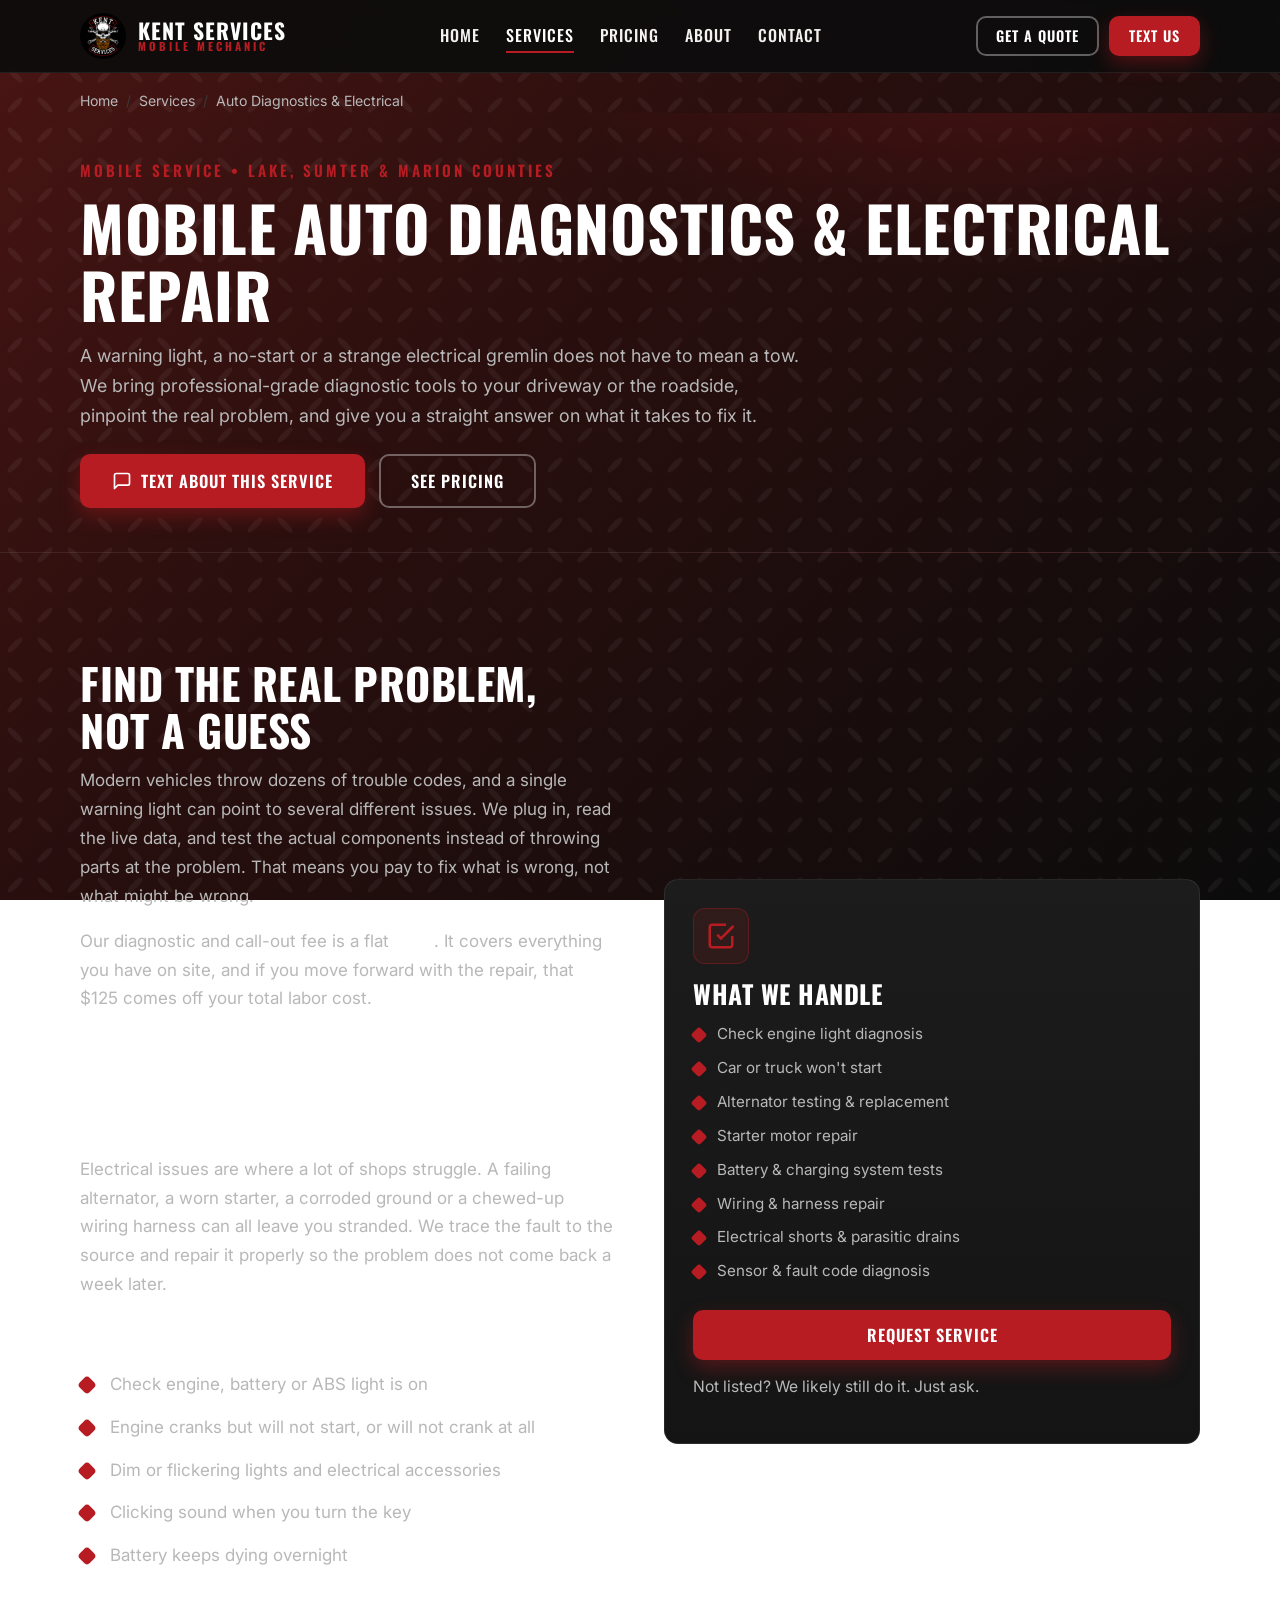
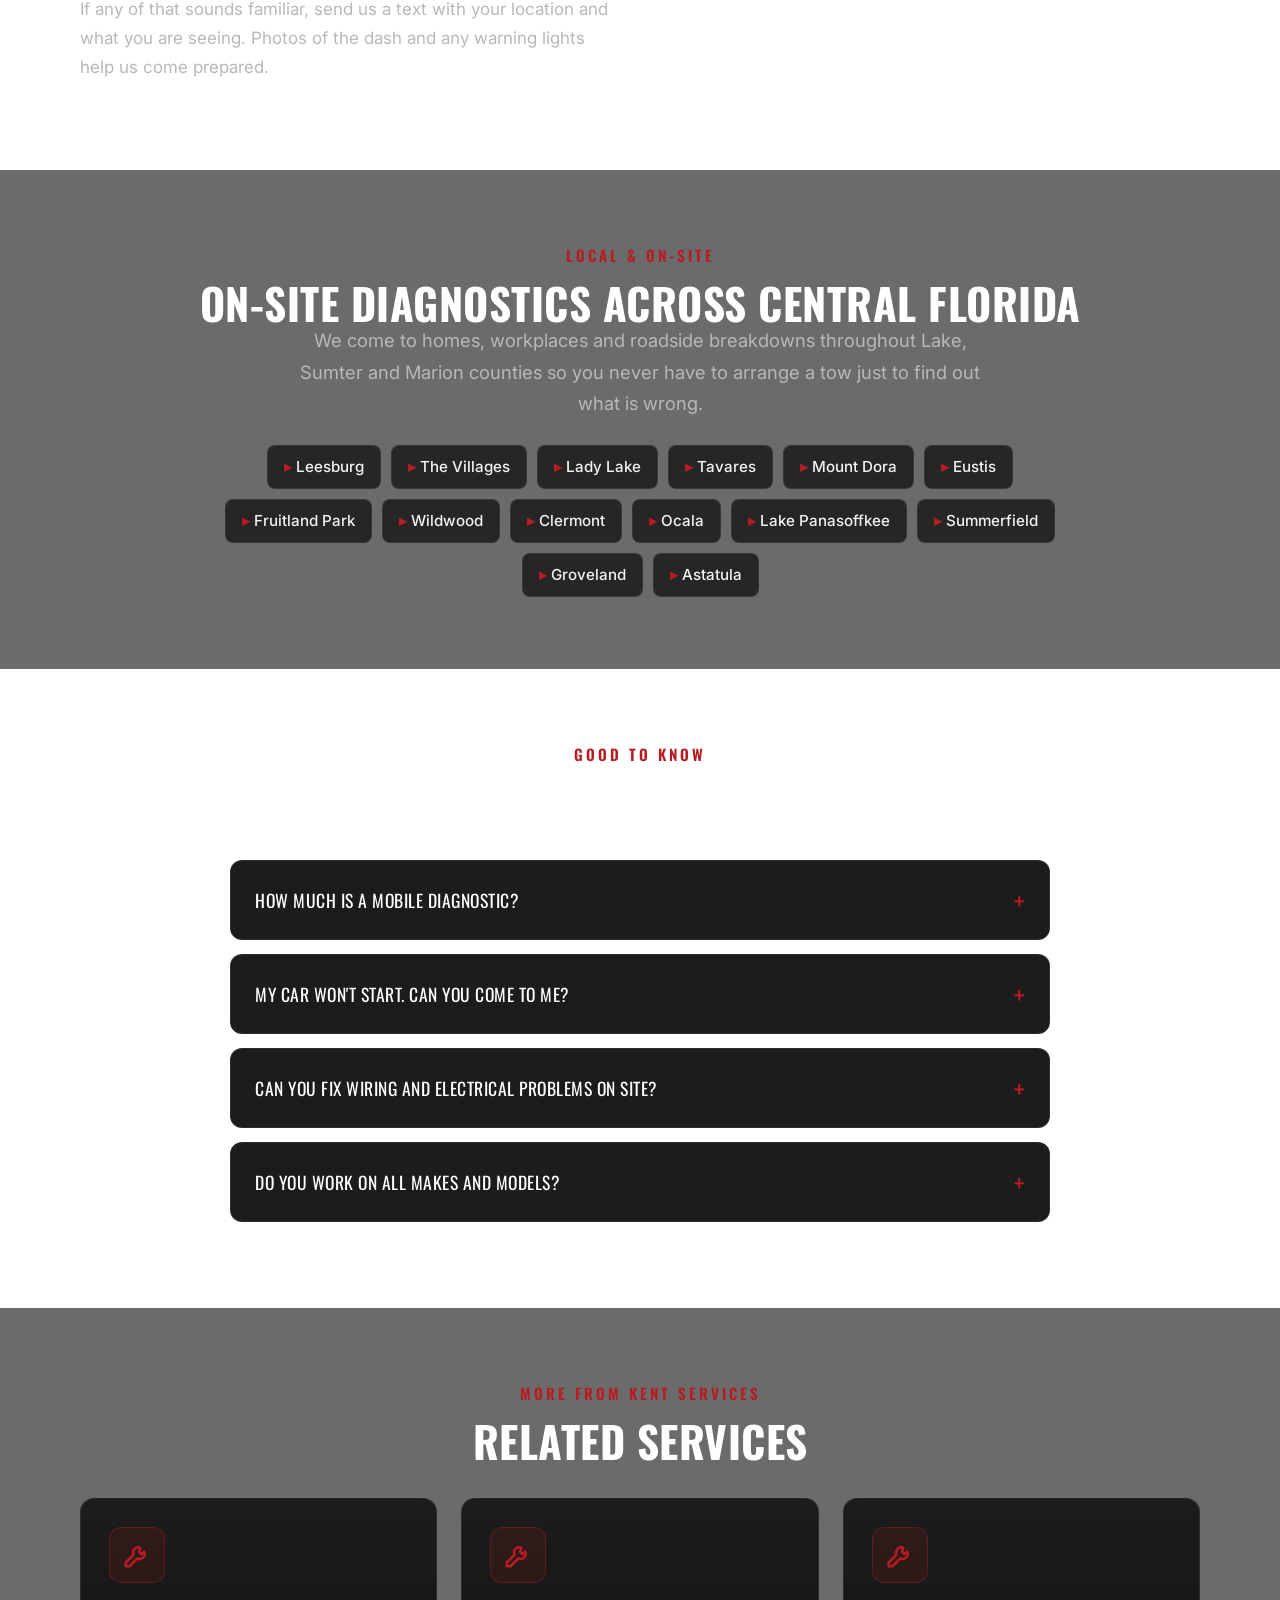
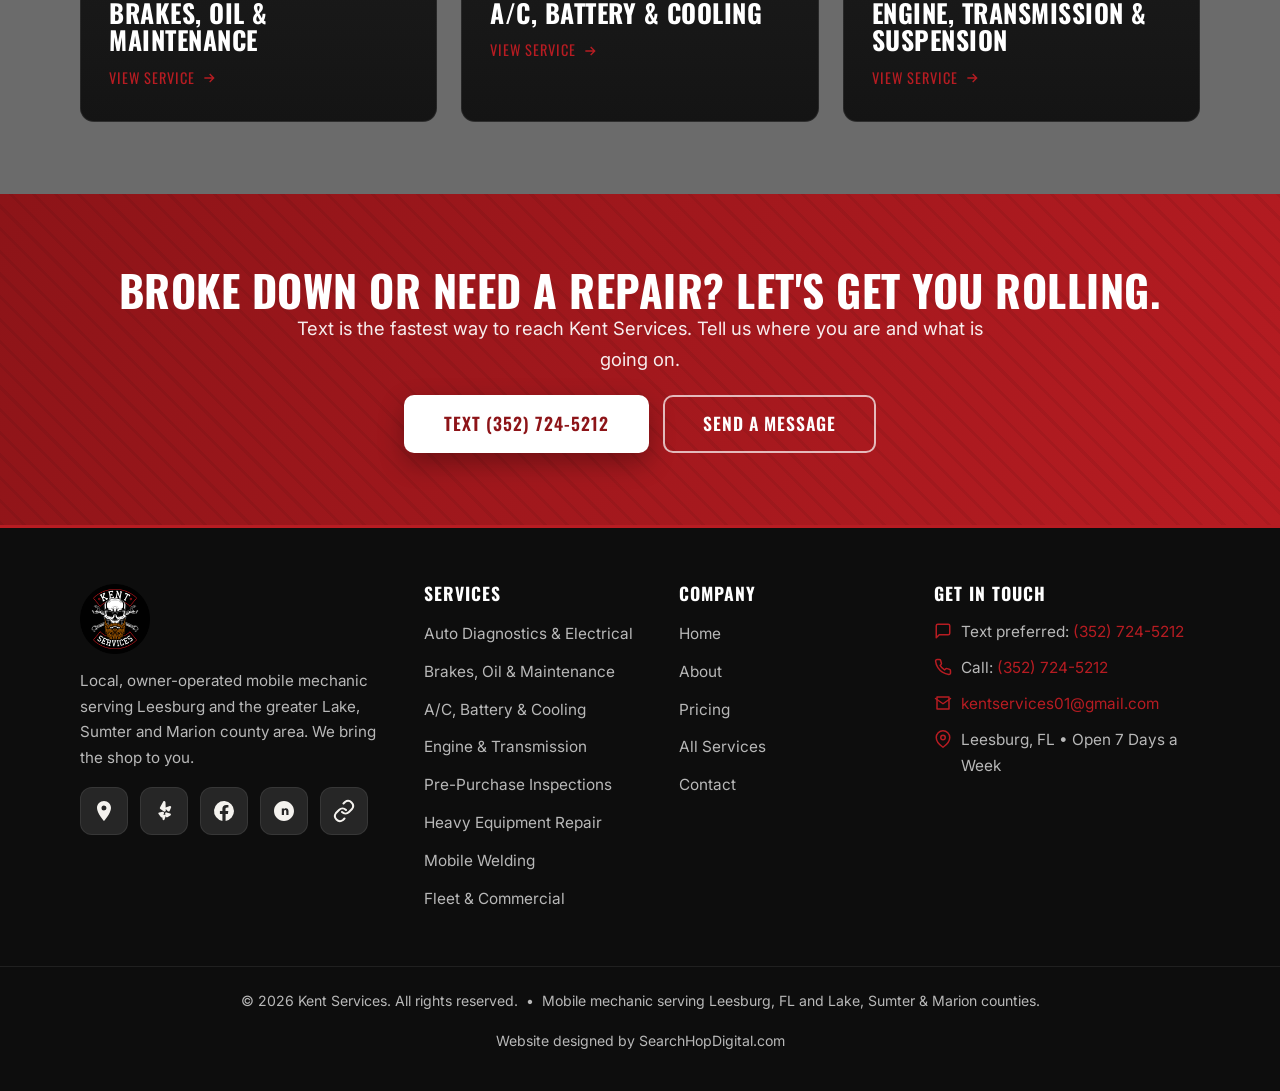
<file: auto-diagnostics-electrical.html>
<!DOCTYPE html>
<html lang="en">
<head>
<!-- Google tag (gtag.js) -->
<script async src="https://www.googletagmanager.com/gtag/js?id=G-9JGWHBW39Y"></script>
<script>
  window.dataLayer = window.dataLayer || [];
  function gtag(){dataLayer.push(arguments);}
  gtag('js', new Date());

  gtag('config', 'G-9JGWHBW39Y');
</script>
<meta charset="UTF-8">
<meta name="viewport" content="width=device-width, initial-scale=1">
<script>document.documentElement.classList.add("js");</script>
<title>Mobile Car Diagnostics &amp; Electrical Repair in Leesburg, FL | Kent Services</title>
<meta name="description" content="Check engine light on or car won't start? Kent Services brings professional mobile diagnostics and electrical repair to you in Leesburg and Lake County, FL. Text us today.">
<meta name="keywords" content="mobile car diagnostics Leesburg FL, check engine light, car won't start, alternator replacement, starter repair, auto electrical repair near me">
<meta name="author" content="Kent Services">
<meta name="robots" content="index, follow, max-image-preview:large">
<link rel="canonical" href="https://kentservicesfl.com/auto-diagnostics-electrical.html">
<meta property="og:type" content="website">
<meta property="og:site_name" content="Kent Services">
<meta property="og:title" content="Mobile Car Diagnostics &amp; Electrical Repair in Leesburg, FL | Kent Services">
<meta property="og:description" content="Check engine light on or car won't start? Kent Services brings professional mobile diagnostics and electrical repair to you in Leesburg and Lake County, FL. Text us today.">
<meta property="og:url" content="https://kentservicesfl.com/auto-diagnostics-electrical.html">
<meta property="og:image" content="https://kentservicesfl.com/assets/img/og-image.png">
<meta property="og:image:width" content="1200">
<meta property="og:image:height" content="600">
<meta name="twitter:card" content="summary_large_image">
<meta name="twitter:title" content="Mobile Car Diagnostics &amp; Electrical Repair in Leesburg, FL | Kent Services">
<meta name="twitter:description" content="Check engine light on or car won't start? Kent Services brings professional mobile diagnostics and electrical repair to you in Leesburg and Lake County, FL. Text us today.">
<meta name="twitter:image" content="https://kentservicesfl.com/assets/img/og-image.png">
<meta name="theme-color" content="#141414">
<link rel="icon" href="assets/img/favicon.ico" sizes="any">
<link rel="icon" type="image/png" sizes="32x32" href="assets/img/favicon-32x32.png">
<link rel="icon" type="image/png" sizes="16x16" href="assets/img/favicon-16x16.png">
<link rel="apple-touch-icon" href="assets/img/apple-touch-icon.png">
<link rel="manifest" href="site.webmanifest">
<link rel="preconnect" href="https://fonts.googleapis.com">
<link rel="preconnect" href="https://fonts.gstatic.com" crossorigin>
<link href="https://fonts.googleapis.com/css2?family=Inter:wght@400;500;600;700&family=Oswald:wght@500;600;700&display=swap" rel="stylesheet">
<link rel="stylesheet" href="assets/css/styles.css">
<script type="application/ld+json">
{ "@context":"https://schema.org","@type":"Service","serviceType":"Mobile Auto Diagnostics and Electrical Repair","name":"Mobile Auto Diagnostics and Electrical Repair","description":"Check engine light on or car won't start? Kent Services brings professional mobile diagnostics and electrical repair to you in Leesburg and Lake County, FL. Text us today.","url":"https://kentservicesfl.com/auto-diagnostics-electrical.html",
  "provider":{"@type":"AutoRepair","name":"Kent Services","telephone":"+1-352-724-5212","email":"kentservices01@gmail.com","url":"https://kentservicesfl.com/","address":{"@type":"PostalAddress","addressLocality":"Leesburg","addressRegion":"FL","addressCountry":"US"}},
  "areaServed":[{"@type":"AdministrativeArea","name":"Lake County, FL"},{"@type":"AdministrativeArea","name":"Sumter County, FL"},{"@type":"AdministrativeArea","name":"Marion County, FL"}] }
</script>
<script type="application/ld+json">
{ "@context":"https://schema.org","@type":"BreadcrumbList","itemListElement":[{ "@type": "ListItem", "position": 1, "name": "Home", "item": "https://kentservicesfl.com/" }, { "@type": "ListItem", "position": 2, "name": "Services", "item": "https://kentservicesfl.com/services.html" }, { "@type": "ListItem", "position": 3, "name": "Auto Diagnostics &amp; Electrical", "item": "https://kentservicesfl.com/auto-diagnostics-electrical.html" }] }
</script>
<script type="application/ld+json">
{ "@context":"https://schema.org","@type":"FAQPage","mainEntity":[{ "@type":"Question","name":"How much is a mobile diagnostic?","acceptedAnswer":{"@type":"Answer","text":"Our flat call-out and diagnostic fee is $125. It covers everything on site, and if you move forward with the repair, the $125 is credited toward your labor cost."} }, { "@type":"Question","name":"My car won't start. Can you come to me?","acceptedAnswer":{"@type":"Answer","text":"Yes. No-starts are one of the most common calls we get. We bring the tools to test your battery, starter, alternator and charging system on the spot and get you rolling whenever possible."} }, { "@type":"Question","name":"Can you fix wiring and electrical problems on site?","acceptedAnswer":{"@type":"Answer","text":"Most of the time, yes. We handle shorts, bad grounds, failed sensors and many harness repairs at your location. If a specialty part has to be ordered, we will get it in and schedule the fix."} }, { "@type":"Question","name":"Do you work on all makes and models?","acceptedAnswer":{"@type":"Answer","text":"Yes, domestic and foreign cars and trucks. If we run into something that truly needs a specialty shop, we will tell you straight and point you in the right direction."} }] }
</script>
</head>
<body>

<header class="site-header">
  <div class="container nav">
    <a href="index.html" class="brand" aria-label="Kent Services home">
      <img src="assets/img/logo-badge.png" alt="Kent Services logo" width="46" height="46">
      <span class="brand-name">Kent Services<span>Mobile Mechanic</span></span>
    </a>
    <ul class="nav-links">
      <li><a href="index.html">Home</a></li>
      <li class="has-drop">
        <a href="services.html" class="active">Services</a>
        <div class="drop">
          <a href="auto-diagnostics-electrical.html">Auto Diagnostics &amp; Electrical</a>
          <a href="brakes-oil-maintenance.html">Brakes, Oil &amp; Maintenance</a>
          <a href="ac-battery-cooling.html">A/C, Battery &amp; Cooling</a>
          <a href="engine-transmission-suspension.html">Engine, Transmission &amp; Suspension</a>
          <a href="pre-purchase-inspection.html">Pre-Purchase Inspections</a>
          <a href="equipment-repair.html">Heavy Equipment Repair</a>
          <a href="mobile-welding.html">Mobile Welding</a>
          <a href="fleet.html">Fleet &amp; Commercial</a>
        </div>
      </li>
      <li><a href="pricing.html">Pricing</a></li>
      <li><a href="about.html">About</a></li>
      <li><a href="contact.html">Contact</a></li>
    </ul>
    <div class="nav-cta">
      <a href="contact.html" class="btn btn-outline">Get a Quote</a>
      <a href="sms:+13527245212" class="btn btn-primary">Text Us</a>
    </div>
    <button class="nav-toggle" aria-label="Menu" aria-expanded="false"><span></span><span></span><span></span></button>
  </div>
</header>
<nav class="mobile-bar" aria-label="Quick contact">
  <a class="mb-text" href="sms:+13527245212"><svg xmlns="http://www.w3.org/2000/svg" viewBox="0 0 24 24" fill="none" stroke="currentColor" stroke-width="2" stroke-linecap="round" stroke-linejoin="round"><path d="M21 15a2 2 0 0 1-2 2H7l-4 4V5a2 2 0 0 1 2-2h14a2 2 0 0 1 2 2z"/></svg> Text Us</a>
  <a class="mb-call" href="tel:+13527245212"><svg xmlns="http://www.w3.org/2000/svg" viewBox="0 0 24 24" fill="none" stroke="currentColor" stroke-width="2" stroke-linecap="round" stroke-linejoin="round"><path d="M22 16.92v3a2 2 0 0 1-2.18 2 19.79 19.79 0 0 1-8.63-3.07 19.5 19.5 0 0 1-6-6 19.79 19.79 0 0 1-3.07-8.67A2 2 0 0 1 4.11 2h3a2 2 0 0 1 2 1.72c.13.96.36 1.9.7 2.81a2 2 0 0 1-.45 2.11L8.09 9.91a16 16 0 0 0 6 6l1.27-1.27a2 2 0 0 1 2.11-.45c.9.34 1.85.57 2.81.7A2 2 0 0 1 22 16.92z"/></svg> Call</a>
</nav>

<div class="container"><nav class="crumbs" aria-label="Breadcrumb"><a href="index.html">Home</a><span>/</span><a href="services.html">Services</a><span>/</span>Auto Diagnostics &amp; Electrical</nav></div>
<section class="page-banner">
  <div class="container reveal in">
    <span class="eyebrow">Mobile Service &bull; Lake, Sumter &amp; Marion Counties</span>
    <h1>Mobile Auto Diagnostics &amp; Electrical Repair</h1>
    <p>A warning light, a no-start or a strange electrical gremlin does not have to mean a tow. We bring professional-grade diagnostic tools to your driveway or the roadside, pinpoint the real problem, and give you a straight answer on what it takes to fix it.</p>
    <div class="btn-group" style="margin-top:22px">
      <a href="sms:+13527245212" class="btn btn-primary"><svg xmlns="http://www.w3.org/2000/svg" viewBox="0 0 24 24" fill="none" stroke="currentColor" stroke-width="2" stroke-linecap="round" stroke-linejoin="round"><path d="M21 15a2 2 0 0 1-2 2H7l-4 4V5a2 2 0 0 1 2-2h14a2 2 0 0 1 2 2z"/></svg> Text About This Service</a>
      <a href="pricing.html" class="btn btn-outline">See Pricing</a>
    </div>
  </div>
</section>
<section>
  <div class="container split">
    <div class="prose reveal"><h2>Find the Real Problem, Not a Guess</h2>
<p>Modern vehicles throw dozens of trouble codes, and a single warning light can point to several different issues. We plug in, read the live data, and test the actual components instead of throwing parts at the problem. That means you pay to fix what is wrong, not what might be wrong.</p>
<p>Our diagnostic and call-out fee is a flat <strong>$125</strong>. It covers everything you have on site, and if you move forward with the repair, that $125 comes off your total labor cost.</p>
<h2>Electrical Work Done Right</h2>
<p>Electrical issues are where a lot of shops struggle. A failing alternator, a worn starter, a corroded ground or a chewed-up wiring harness can all leave you stranded. We trace the fault to the source and repair it properly so the problem does not come back a week later.</p>
<h3>Common Signs You Need a Diagnostic</h3>
<ul><li>Check engine, battery or ABS light is on</li><li>Engine cranks but will not start, or will not crank at all</li><li>Dim or flickering lights and electrical accessories</li><li>Clicking sound when you turn the key</li><li>Battery keeps dying overnight</li></ul>
<p>If any of that sounds familiar, send us a text with your location and what you are seeing. Photos of the dash and any warning lights help us come prepared.</p></div>
    <div class="reveal d1">
      <div class="card" style="position:sticky;top:92px">
        <div class="card-icon"><svg xmlns="http://www.w3.org/2000/svg" viewBox="0 0 24 24" fill="none" stroke="currentColor" stroke-width="2"><path d="M9 11l3 3L22 4"/><path d="M21 12v7a2 2 0 0 1-2 2H5a2 2 0 0 1-2-2V5a2 2 0 0 1 2-2h11"/></svg></div>
        <h3>What We Handle</h3>
        <ul><li>Check engine light diagnosis</li><li>Car or truck won't start</li><li>Alternator testing &amp; replacement</li><li>Starter motor repair</li><li>Battery &amp; charging system tests</li><li>Wiring &amp; harness repair</li><li>Electrical shorts &amp; parasitic drains</li><li>Sensor &amp; fault code diagnosis</li></ul>
        <a href="contact.html" class="btn btn-primary btn-block" style="margin-top:8px">Request Service</a>
        <p class="form-note" style="margin-top:14px">Not listed? We likely still do it. Just ask.</p>
      </div>
    </div>
  </div>
</section>
<section class="bg-alt">
  <div class="container">
    <div class="text-center reveal"><span class="eyebrow">Local &amp; On-Site</span><h2>On-Site Diagnostics Across Central Florida</h2><p class="lead">We come to homes, workplaces and roadside breakdowns throughout Lake, Sumter and Marion counties so you never have to arrange a tow just to find out what is wrong.</p></div>
    <div class="area-tags" style="justify-content:center;max-width:900px;margin:26px auto 0">
      <span><b>&#9656;</b> Leesburg</span><span><b>&#9656;</b> The Villages</span><span><b>&#9656;</b> Lady Lake</span>
      <span><b>&#9656;</b> Tavares</span><span><b>&#9656;</b> Mount Dora</span><span><b>&#9656;</b> Eustis</span>
      <span><b>&#9656;</b> Fruitland Park</span><span><b>&#9656;</b> Wildwood</span><span><b>&#9656;</b> Clermont</span>
      <span><b>&#9656;</b> Ocala</span><span><b>&#9656;</b> Lake Panasoffkee</span><span><b>&#9656;</b> Summerfield</span><span><b>&#9656;</b> Groveland</span><span><b>&#9656;</b> Astatula</span>
    </div>
  </div>
</section>
<section>
  <div class="container">
    <div class="text-center reveal"><span class="eyebrow">Good to Know</span><h2>Questions About Auto Diagnostics &amp; Electrical</h2></div>
    <div class="faq" style="margin-top:36px">
<div class="faq-item reveal"><button class="faq-q" aria-expanded="false">How much is a mobile diagnostic?</button><div class="faq-a"><p>Our flat call-out and diagnostic fee is $125. It covers everything on site, and if you move forward with the repair, the $125 is credited toward your labor cost.</p></div></div>
<div class="faq-item reveal"><button class="faq-q" aria-expanded="false">My car won't start. Can you come to me?</button><div class="faq-a"><p>Yes. No-starts are one of the most common calls we get. We bring the tools to test your battery, starter, alternator and charging system on the spot and get you rolling whenever possible.</p></div></div>
<div class="faq-item reveal"><button class="faq-q" aria-expanded="false">Can you fix wiring and electrical problems on site?</button><div class="faq-a"><p>Most of the time, yes. We handle shorts, bad grounds, failed sensors and many harness repairs at your location. If a specialty part has to be ordered, we will get it in and schedule the fix.</p></div></div>
<div class="faq-item reveal"><button class="faq-q" aria-expanded="false">Do you work on all makes and models?</button><div class="faq-a"><p>Yes, domestic and foreign cars and trucks. If we run into something that truly needs a specialty shop, we will tell you straight and point you in the right direction.</p></div></div>
</div>
  </div>
</section>
<section class="bg-alt">
  <div class="container">
    <div class="text-center reveal"><span class="eyebrow">More From Kent Services</span><h2>Related Services</h2></div>
    <div class="grid grid-3" style="margin-top:34px"><a href="brakes-oil-maintenance.html" class="card reveal" style="text-decoration:none;color:inherit"><div class="card-icon"><svg xmlns="http://www.w3.org/2000/svg" viewBox="0 0 24 24" fill="none" stroke="currentColor" stroke-width="2" stroke-linecap="round" stroke-linejoin="round"><path d="M14.7 6.3a4 4 0 0 0-5.4 5.4L3 18v3h3l6.3-6.3a4 4 0 0 0 5.4-5.4l-2.1 2.1-2-2z"/></svg></div><h3>Brakes, Oil &amp; Maintenance</h3><span class="card-link">View service <svg xmlns="http://www.w3.org/2000/svg" width="16" height="16" viewBox="0 0 24 24" fill="none" stroke="currentColor" stroke-width="2"><path d="M5 12h14M13 6l6 6-6 6"/></svg></span></a><a href="ac-battery-cooling.html" class="card reveal" style="text-decoration:none;color:inherit"><div class="card-icon"><svg xmlns="http://www.w3.org/2000/svg" viewBox="0 0 24 24" fill="none" stroke="currentColor" stroke-width="2" stroke-linecap="round" stroke-linejoin="round"><path d="M14.7 6.3a4 4 0 0 0-5.4 5.4L3 18v3h3l6.3-6.3a4 4 0 0 0 5.4-5.4l-2.1 2.1-2-2z"/></svg></div><h3>A/C, Battery &amp; Cooling</h3><span class="card-link">View service <svg xmlns="http://www.w3.org/2000/svg" width="16" height="16" viewBox="0 0 24 24" fill="none" stroke="currentColor" stroke-width="2"><path d="M5 12h14M13 6l6 6-6 6"/></svg></span></a><a href="engine-transmission-suspension.html" class="card reveal" style="text-decoration:none;color:inherit"><div class="card-icon"><svg xmlns="http://www.w3.org/2000/svg" viewBox="0 0 24 24" fill="none" stroke="currentColor" stroke-width="2" stroke-linecap="round" stroke-linejoin="round"><path d="M14.7 6.3a4 4 0 0 0-5.4 5.4L3 18v3h3l6.3-6.3a4 4 0 0 0 5.4-5.4l-2.1 2.1-2-2z"/></svg></div><h3>Engine, Transmission &amp; Suspension</h3><span class="card-link">View service <svg xmlns="http://www.w3.org/2000/svg" width="16" height="16" viewBox="0 0 24 24" fill="none" stroke="currentColor" stroke-width="2"><path d="M5 12h14M13 6l6 6-6 6"/></svg></span></a></div>
  </div>
</section>
<section class="cta-band">
  <div class="container">
    <h2>Broke Down or Need a Repair? Let's Get You Rolling.</h2>
    <p class="lead" style="color:rgba(255,255,255,.92)">Text is the fastest way to reach Kent Services. Tell us where you are and what is going on.</p>
    <div class="btn-group" style="justify-content:center;margin-top:20px">
      <a href="sms:+13527245212" class="btn btn-primary btn-lg">Text (352) 724-5212</a>
      <a href="contact.html" class="btn btn-outline btn-lg">Send a Message</a>
    </div>
  </div>
</section>

<footer class="site-footer">
  <div class="container footer-grid">
    <div class="footer-brand">
      <img src="assets/img/logo-badge.png" alt="Kent Services logo" width="70" height="70">
      <p>Local, owner-operated mobile mechanic serving Leesburg and the greater Lake, Sumter and Marion county area. We bring the shop to you.</p>
      <div class="socials" style="margin-top:14px">
        <a class="social-glyph" href="https://maps.app.goo.gl/eLYpQMuaLuy7Pzw57" target="_blank" rel="noopener" aria-label="Google Business Profile"><svg xmlns="http://www.w3.org/2000/svg" viewBox="0 0 24 24" fill="currentColor"><path d="M12 2C8.1 2 5 5.1 5 9c0 5.2 7 13 7 13s7-7.8 7-13c0-3.9-3.1-7-7-7zm0 9.5A2.5 2.5 0 1 1 12 6.5a2.5 2.5 0 0 1 0 5z"/></svg></a>
        <a class="social-glyph" href="https://www.yelp.com/biz/kent-services-leesburg" target="_blank" rel="noopener" aria-label="Yelp"><svg xmlns="http://www.w3.org/2000/svg" viewBox="0 0 24 24" fill="currentColor"><path d="M11.5 2.2c.9-.3 2 .3 2 1.3l.3 8.1c0 .9-1 1.5-1.8 1L8.4 10c-.6-.4-.7-1.2-.3-1.8L11 3c.1-.3.3-.6.5-.8zM7.3 13.6l3.3-.9c.9-.2 1.7.6 1.4 1.5l-1.2 3.6c-.3.9-1.5 1-2 .3L6.6 15c-.5-.7-.1-1.7.7-1.4zm5.9 1.3c-.3-.9.5-1.7 1.4-1.5l3.6 1c.9.2 1 1.5.2 2l-3 1.8c-.8.5-1.7-.2-1.6-1.1zM14 10.2c-.7-.5-.5-1.6.3-1.9l3.5-1.2c.9-.3 1.7.6 1.3 1.5l-1.5 3.3c-.4.8-1.5.9-2 .2zm-1.6 5.6c.8-.3 1.6.5 1.3 1.4l-1.2 3.4c-.3.9-1.6.8-1.9-.1l-.4-3.3c-.1-.7.5-1.2 1.1-1.1z"/></svg></a>
        <a class="social-glyph" href="https://www.facebook.com/Kentservices01" target="_blank" rel="noopener" aria-label="Facebook"><svg xmlns="http://www.w3.org/2000/svg" viewBox="0 0 24 24" fill="currentColor"><path d="M22 12a10 10 0 1 0-11.6 9.9v-7H7.9V12h2.5V9.8c0-2.5 1.5-3.9 3.8-3.9 1.1 0 2.2.2 2.2.2v2.5h-1.3c-1.2 0-1.6.8-1.6 1.6V12h2.8l-.4 2.9h-2.3v7A10 10 0 0 0 22 12z"/></svg></a>
        <a class="social-glyph" href="https://nextdoor.com/page/kent-services-leesburg-fl" target="_blank" rel="noopener" aria-label="Nextdoor"><svg xmlns="http://www.w3.org/2000/svg" viewBox="0 0 24 24" fill="currentColor"><path d="M12 2C6.5 2 2 6.5 2 12s4.5 10 10 10 10-4.5 10-10S17.5 2 12 2zm4.5 14h-2.2v-3.6c0-.9-.3-1.5-1.1-1.5-.6 0-1 .4-1.1.8-.1.2-.1.4-.1.6V16H9.8s0-6 0-6.6h2.2v.9c.3-.5.8-1.1 2-1.1 1.5 0 2.5 1 2.5 3V16z"/></svg></a>
        <a class="social-glyph" href="https://linktr.ee/kentservices01" target="_blank" rel="noopener" aria-label="All links"><svg xmlns="http://www.w3.org/2000/svg" viewBox="0 0 24 24" fill="none" stroke="currentColor" stroke-width="2" stroke-linecap="round" stroke-linejoin="round"><path d="M10 13a5 5 0 0 0 7 0l3-3a5 5 0 0 0-7-7l-1.5 1.5"/><path d="M14 11a5 5 0 0 0-7 0l-3 3a5 5 0 0 0 7 7l1.5-1.5"/></svg></a>
      </div>
    </div>
    <div>
      <h4>Services</h4>
      <ul class="footer-links">
        <li><a href="auto-diagnostics-electrical.html">Auto Diagnostics &amp; Electrical</a></li>
        <li><a href="brakes-oil-maintenance.html">Brakes, Oil &amp; Maintenance</a></li>
        <li><a href="ac-battery-cooling.html">A/C, Battery &amp; Cooling</a></li>
        <li><a href="engine-transmission-suspension.html">Engine &amp; Transmission</a></li>
        <li><a href="pre-purchase-inspection.html">Pre-Purchase Inspections</a></li>
        <li><a href="equipment-repair.html">Heavy Equipment Repair</a></li>
        <li><a href="mobile-welding.html">Mobile Welding</a></li>
        <li><a href="fleet.html">Fleet &amp; Commercial</a></li>
      </ul>
    </div>
    <div>
      <h4>Company</h4>
      <ul class="footer-links">
        <li><a href="index.html">Home</a></li>
        <li><a href="about.html">About</a></li>
        <li><a href="pricing.html">Pricing</a></li>
        <li><a href="services.html">All Services</a></li>
        <li><a href="contact.html">Contact</a></li>
      </ul>
    </div>
    <div>
      <h4>Get in Touch</h4>
      <ul class="footer-contact">
        <li><svg xmlns="http://www.w3.org/2000/svg" viewBox="0 0 24 24" fill="none" stroke="currentColor" stroke-width="2" stroke-linecap="round" stroke-linejoin="round"><path d="M21 15a2 2 0 0 1-2 2H7l-4 4V5a2 2 0 0 1 2-2h14a2 2 0 0 1 2 2z"/></svg><span>Text preferred: <a href="sms:+13527245212">(352) 724-5212</a></span></li>
        <li><svg xmlns="http://www.w3.org/2000/svg" viewBox="0 0 24 24" fill="none" stroke="currentColor" stroke-width="2" stroke-linecap="round" stroke-linejoin="round"><path d="M22 16.92v3a2 2 0 0 1-2.18 2 19.79 19.79 0 0 1-8.63-3.07 19.5 19.5 0 0 1-6-6 19.79 19.79 0 0 1-3.07-8.67A2 2 0 0 1 4.11 2h3a2 2 0 0 1 2 1.72c.13.96.36 1.9.7 2.81a2 2 0 0 1-.45 2.11L8.09 9.91a16 16 0 0 0 6 6l1.27-1.27a2 2 0 0 1 2.11-.45c.9.34 1.85.57 2.81.7A2 2 0 0 1 22 16.92z"/></svg><span>Call: <a href="tel:+13527245212">(352) 724-5212</a></span></li>
        <li><svg xmlns="http://www.w3.org/2000/svg" viewBox="0 0 24 24" fill="none" stroke="currentColor" stroke-width="2" stroke-linecap="round" stroke-linejoin="round"><path d="M4 4h16v16H4z"/><path d="M22 6l-10 7L2 6"/></svg><span><a href="mailto:kentservices01@gmail.com">kentservices01@gmail.com</a></span></li>
        <li><svg xmlns="http://www.w3.org/2000/svg" viewBox="0 0 24 24" fill="none" stroke="currentColor" stroke-width="2" stroke-linecap="round" stroke-linejoin="round"><path d="M21 10c0 7-9 13-9 13s-9-6-9-13a9 9 0 0 1 18 0z"/><circle cx="12" cy="10" r="3"/></svg><span>Leesburg, FL &bull; Open 7 Days a Week</span></li>
      </ul>
    </div>
  </div>
  <div class="footer-bottom">
    <div class="container">
      <p>&copy; <span class="js-year">2026</span> Kent Services. All rights reserved. &nbsp;&bull;&nbsp; Mobile mechanic serving Leesburg, FL and Lake, Sumter &amp; Marion counties.</p>
      <p style="margin-top:6px">Website designed by <a href="https://searchhopdigital.com" target="_blank" rel="noopener">SearchHopDigital.com</a></p>
    </div>
  </div>
</footer>
<script src="assets/js/main.js" defer></script>
</body>
</html>
</file>
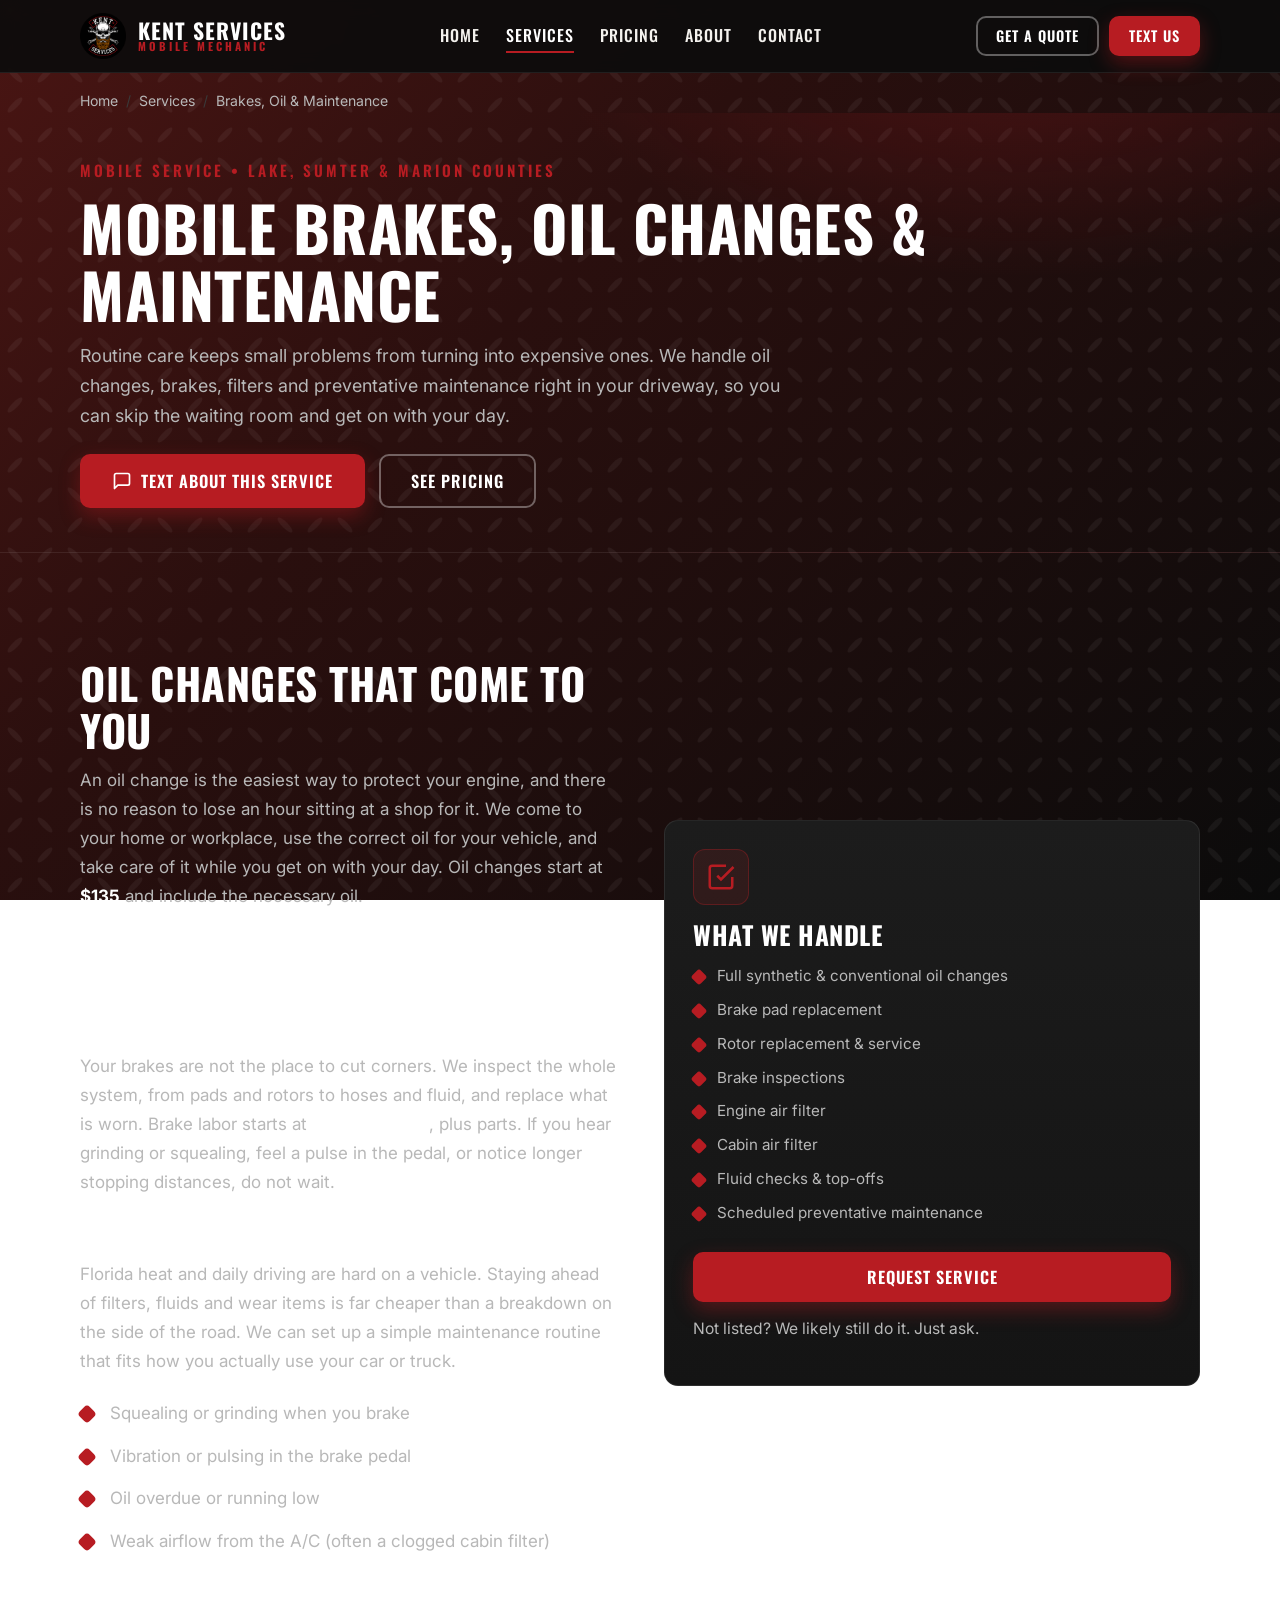
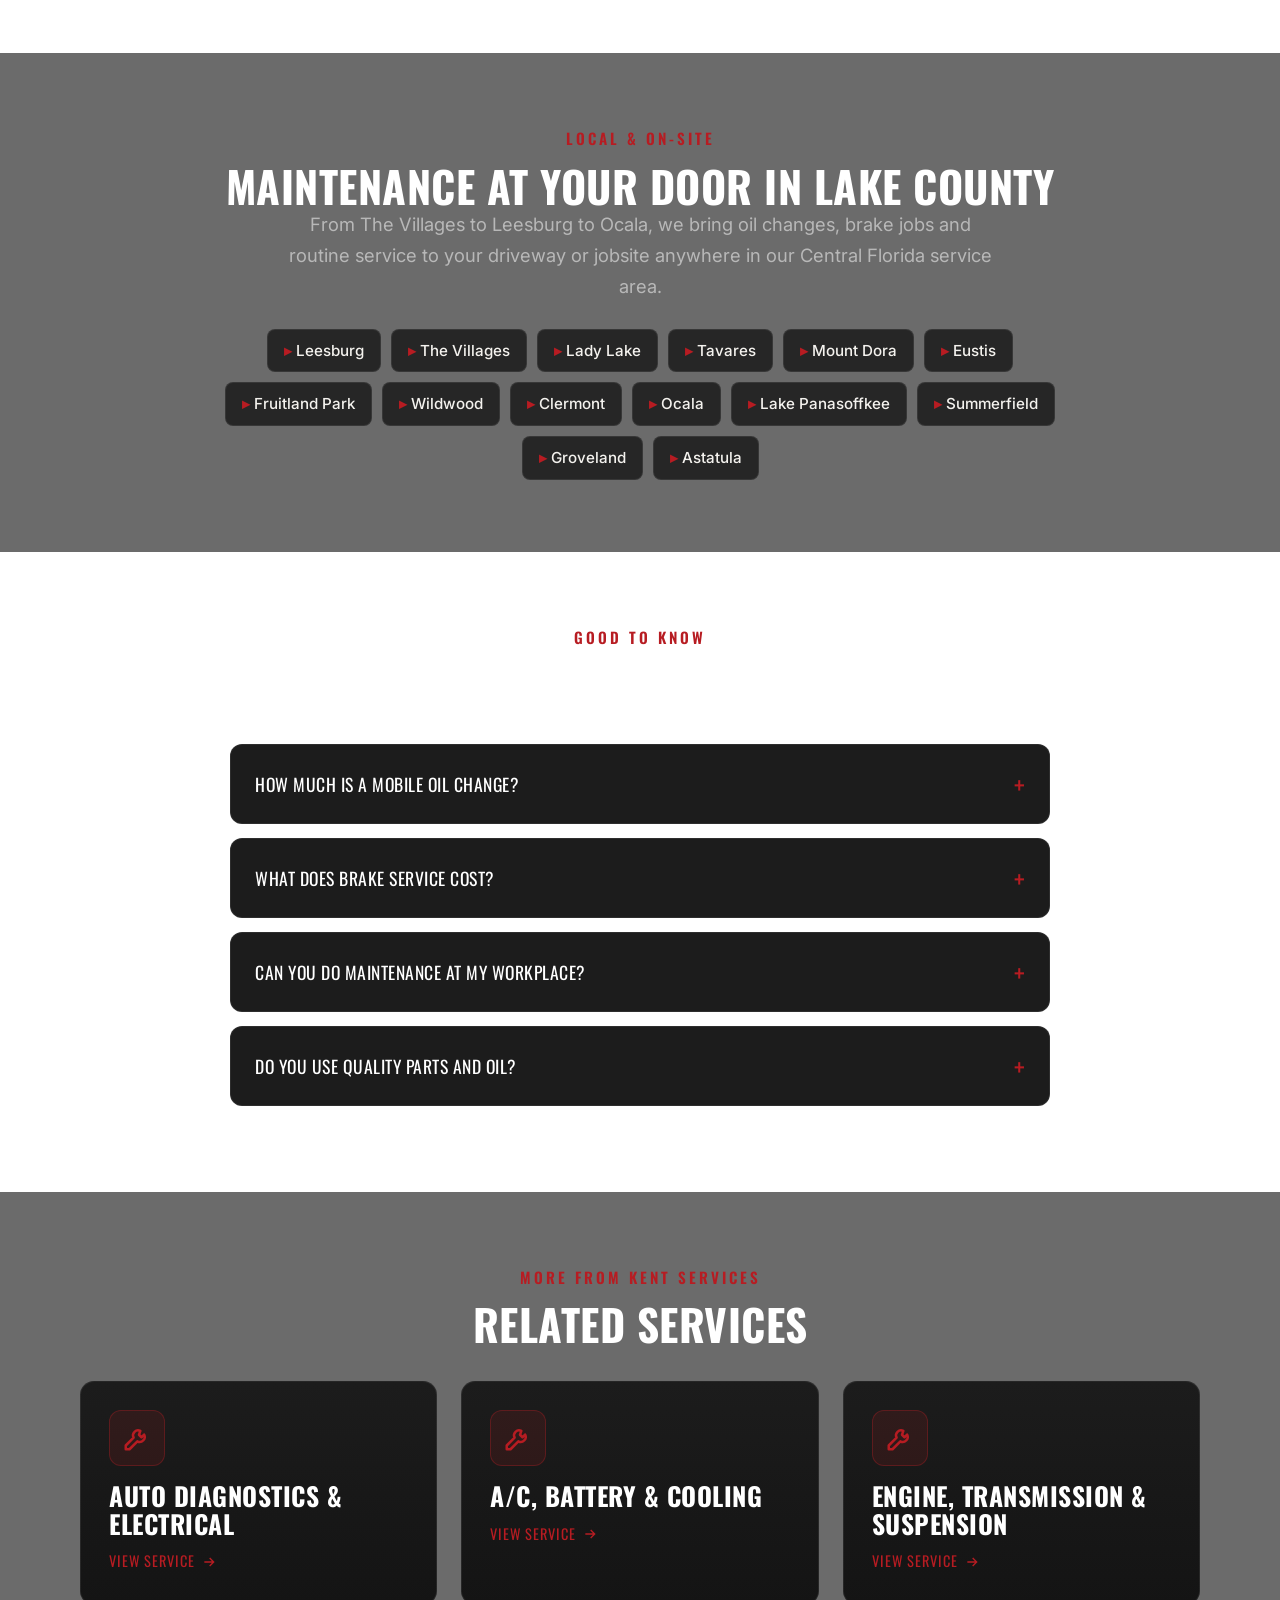
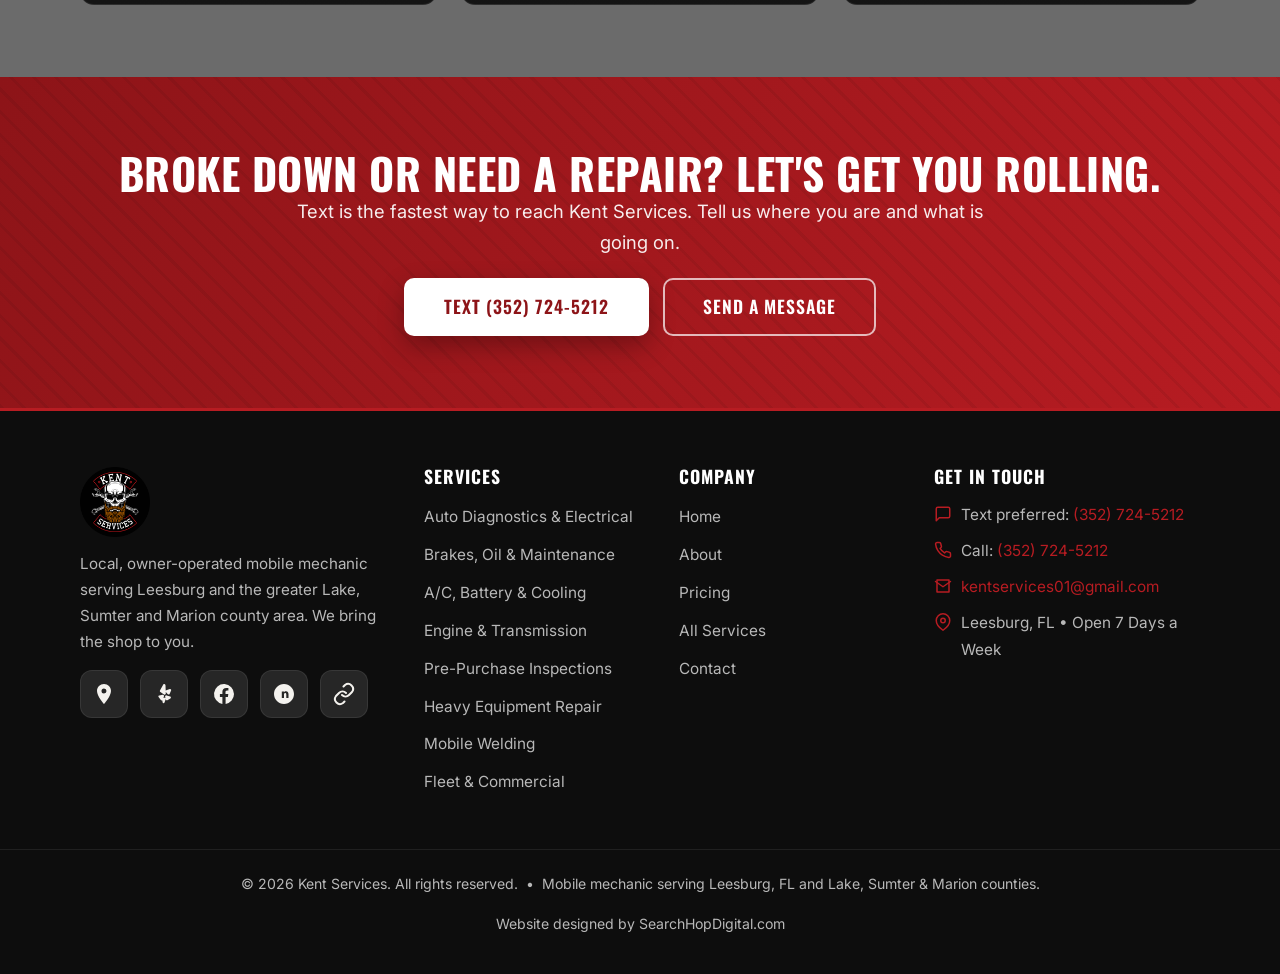
<file: brakes-oil-maintenance.html>
<!DOCTYPE html>
<html lang="en">
<head>
<!-- Google tag (gtag.js) -->
<script async src="https://www.googletagmanager.com/gtag/js?id=G-9JGWHBW39Y"></script>
<script>
  window.dataLayer = window.dataLayer || [];
  function gtag(){dataLayer.push(arguments);}
  gtag('js', new Date());

  gtag('config', 'G-9JGWHBW39Y');
</script>
<meta charset="UTF-8">
<meta name="viewport" content="width=device-width, initial-scale=1">
<script>document.documentElement.classList.add("js");</script>
<title>Mobile Brake Repair &amp; Oil Change in Leesburg, FL | Kent Services</title>
<meta name="description" content="Mobile oil changes, brake pad and rotor replacement, filters and preventative maintenance at your location in Leesburg and Lake County, FL. Upfront pricing. Text Kent Services.">
<meta name="keywords" content="mobile oil change Leesburg FL, mobile brake repair, brake pad replacement near me, preventative maintenance, air filter replacement, mobile mechanic near me">
<meta name="author" content="Kent Services">
<meta name="robots" content="index, follow, max-image-preview:large">
<link rel="canonical" href="https://kentservicesfl.com/brakes-oil-maintenance.html">
<meta property="og:type" content="website">
<meta property="og:site_name" content="Kent Services">
<meta property="og:title" content="Mobile Brake Repair &amp; Oil Change in Leesburg, FL | Kent Services">
<meta property="og:description" content="Mobile oil changes, brake pad and rotor replacement, filters and preventative maintenance at your location in Leesburg and Lake County, FL. Upfront pricing. Text Kent Services.">
<meta property="og:url" content="https://kentservicesfl.com/brakes-oil-maintenance.html">
<meta property="og:image" content="https://kentservicesfl.com/assets/img/og-image.png">
<meta property="og:image:width" content="1200">
<meta property="og:image:height" content="600">
<meta name="twitter:card" content="summary_large_image">
<meta name="twitter:title" content="Mobile Brake Repair &amp; Oil Change in Leesburg, FL | Kent Services">
<meta name="twitter:description" content="Mobile oil changes, brake pad and rotor replacement, filters and preventative maintenance at your location in Leesburg and Lake County, FL. Upfront pricing. Text Kent Services.">
<meta name="twitter:image" content="https://kentservicesfl.com/assets/img/og-image.png">
<meta name="theme-color" content="#141414">
<link rel="icon" href="assets/img/favicon.ico" sizes="any">
<link rel="icon" type="image/png" sizes="32x32" href="assets/img/favicon-32x32.png">
<link rel="icon" type="image/png" sizes="16x16" href="assets/img/favicon-16x16.png">
<link rel="apple-touch-icon" href="assets/img/apple-touch-icon.png">
<link rel="manifest" href="site.webmanifest">
<link rel="preconnect" href="https://fonts.googleapis.com">
<link rel="preconnect" href="https://fonts.gstatic.com" crossorigin>
<link href="https://fonts.googleapis.com/css2?family=Inter:wght@400;500;600;700&family=Oswald:wght@500;600;700&display=swap" rel="stylesheet">
<link rel="stylesheet" href="assets/css/styles.css">
<script type="application/ld+json">
{ "@context":"https://schema.org","@type":"Service","serviceType":"Mobile Brake Repair, Oil Change and Preventative Maintenance","name":"Mobile Brake Repair, Oil Change and Preventative Maintenance","description":"Mobile oil changes, brake pad and rotor replacement, filters and preventative maintenance at your location in Leesburg and Lake County, FL. Upfront pricing. Text Kent Services.","url":"https://kentservicesfl.com/brakes-oil-maintenance.html",
  "provider":{"@type":"AutoRepair","name":"Kent Services","telephone":"+1-352-724-5212","email":"kentservices01@gmail.com","url":"https://kentservicesfl.com/","address":{"@type":"PostalAddress","addressLocality":"Leesburg","addressRegion":"FL","addressCountry":"US"}},
  "areaServed":[{"@type":"AdministrativeArea","name":"Lake County, FL"},{"@type":"AdministrativeArea","name":"Sumter County, FL"},{"@type":"AdministrativeArea","name":"Marion County, FL"}] }
</script>
<script type="application/ld+json">
{ "@context":"https://schema.org","@type":"BreadcrumbList","itemListElement":[{ "@type": "ListItem", "position": 1, "name": "Home", "item": "https://kentservicesfl.com/" }, { "@type": "ListItem", "position": 2, "name": "Services", "item": "https://kentservicesfl.com/services.html" }, { "@type": "ListItem", "position": 3, "name": "Brakes, Oil &amp; Maintenance", "item": "https://kentservicesfl.com/brakes-oil-maintenance.html" }] }
</script>
<script type="application/ld+json">
{ "@context":"https://schema.org","@type":"FAQPage","mainEntity":[{ "@type":"Question","name":"How much is a mobile oil change?","acceptedAnswer":{"@type":"Answer","text":"Oil changes start at $135 and include the oil your vehicle needs. We come to you, so there is no shop wait and no need to drop off your car."} }, { "@type":"Question","name":"What does brake service cost?","acceptedAnswer":{"@type":"Answer","text":"Brake labor starts at $75 per wheel, plus the cost of parts. We inspect the full system first and give you an upfront price before any work begins."} }, { "@type":"Question","name":"Can you do maintenance at my workplace?","acceptedAnswer":{"@type":"Answer","text":"Yes. Many customers have us handle oil changes and maintenance while their vehicle sits in the work parking lot. Just make sure we have safe access to the vehicle."} }, { "@type":"Question","name":"Do you use quality parts and oil?","acceptedAnswer":{"@type":"Answer","text":"We do. We use the correct oil and quality parts for your specific vehicle, and we are happy to talk through the options before we start."} }] }
</script>
</head>
<body>

<header class="site-header">
  <div class="container nav">
    <a href="index.html" class="brand" aria-label="Kent Services home">
      <img src="assets/img/logo-badge.png" alt="Kent Services logo" width="46" height="46">
      <span class="brand-name">Kent Services<span>Mobile Mechanic</span></span>
    </a>
    <ul class="nav-links">
      <li><a href="index.html">Home</a></li>
      <li class="has-drop">
        <a href="services.html" class="active">Services</a>
        <div class="drop">
          <a href="auto-diagnostics-electrical.html">Auto Diagnostics &amp; Electrical</a>
          <a href="brakes-oil-maintenance.html">Brakes, Oil &amp; Maintenance</a>
          <a href="ac-battery-cooling.html">A/C, Battery &amp; Cooling</a>
          <a href="engine-transmission-suspension.html">Engine, Transmission &amp; Suspension</a>
          <a href="pre-purchase-inspection.html">Pre-Purchase Inspections</a>
          <a href="equipment-repair.html">Heavy Equipment Repair</a>
          <a href="mobile-welding.html">Mobile Welding</a>
          <a href="fleet.html">Fleet &amp; Commercial</a>
        </div>
      </li>
      <li><a href="pricing.html">Pricing</a></li>
      <li><a href="about.html">About</a></li>
      <li><a href="contact.html">Contact</a></li>
    </ul>
    <div class="nav-cta">
      <a href="contact.html" class="btn btn-outline">Get a Quote</a>
      <a href="sms:+13527245212" class="btn btn-primary">Text Us</a>
    </div>
    <button class="nav-toggle" aria-label="Menu" aria-expanded="false"><span></span><span></span><span></span></button>
  </div>
</header>
<nav class="mobile-bar" aria-label="Quick contact">
  <a class="mb-text" href="sms:+13527245212"><svg xmlns="http://www.w3.org/2000/svg" viewBox="0 0 24 24" fill="none" stroke="currentColor" stroke-width="2" stroke-linecap="round" stroke-linejoin="round"><path d="M21 15a2 2 0 0 1-2 2H7l-4 4V5a2 2 0 0 1 2-2h14a2 2 0 0 1 2 2z"/></svg> Text Us</a>
  <a class="mb-call" href="tel:+13527245212"><svg xmlns="http://www.w3.org/2000/svg" viewBox="0 0 24 24" fill="none" stroke="currentColor" stroke-width="2" stroke-linecap="round" stroke-linejoin="round"><path d="M22 16.92v3a2 2 0 0 1-2.18 2 19.79 19.79 0 0 1-8.63-3.07 19.5 19.5 0 0 1-6-6 19.79 19.79 0 0 1-3.07-8.67A2 2 0 0 1 4.11 2h3a2 2 0 0 1 2 1.72c.13.96.36 1.9.7 2.81a2 2 0 0 1-.45 2.11L8.09 9.91a16 16 0 0 0 6 6l1.27-1.27a2 2 0 0 1 2.11-.45c.9.34 1.85.57 2.81.7A2 2 0 0 1 22 16.92z"/></svg> Call</a>
</nav>

<div class="container"><nav class="crumbs" aria-label="Breadcrumb"><a href="index.html">Home</a><span>/</span><a href="services.html">Services</a><span>/</span>Brakes, Oil &amp; Maintenance</nav></div>
<section class="page-banner">
  <div class="container reveal in">
    <span class="eyebrow">Mobile Service &bull; Lake, Sumter &amp; Marion Counties</span>
    <h1>Mobile Brakes, Oil Changes &amp; Maintenance</h1>
    <p>Routine care keeps small problems from turning into expensive ones. We handle oil changes, brakes, filters and preventative maintenance right in your driveway, so you can skip the waiting room and get on with your day.</p>
    <div class="btn-group" style="margin-top:22px">
      <a href="sms:+13527245212" class="btn btn-primary"><svg xmlns="http://www.w3.org/2000/svg" viewBox="0 0 24 24" fill="none" stroke="currentColor" stroke-width="2" stroke-linecap="round" stroke-linejoin="round"><path d="M21 15a2 2 0 0 1-2 2H7l-4 4V5a2 2 0 0 1 2-2h14a2 2 0 0 1 2 2z"/></svg> Text About This Service</a>
      <a href="pricing.html" class="btn btn-outline">See Pricing</a>
    </div>
  </div>
</section>
<section>
  <div class="container split">
    <div class="prose reveal"><h2>Oil Changes That Come to You</h2>
<p>An oil change is the easiest way to protect your engine, and there is no reason to lose an hour sitting at a shop for it. We come to your home or workplace, use the correct oil for your vehicle, and take care of it while you get on with your day. Oil changes start at <strong>$135</strong> and include the necessary oil.</p>
<h2>Brake Service You Can Trust</h2>
<p>Your brakes are not the place to cut corners. We inspect the whole system, from pads and rotors to hoses and fluid, and replace what is worn. Brake labor starts at <strong>$75 per wheel</strong>, plus parts. If you hear grinding or squealing, feel a pulse in the pedal, or notice longer stopping distances, do not wait.</p>
<h3>Preventative Maintenance Keeps You Moving</h3>
<p>Florida heat and daily driving are hard on a vehicle. Staying ahead of filters, fluids and wear items is far cheaper than a breakdown on the side of the road. We can set up a simple maintenance routine that fits how you actually use your car or truck.</p>
<ul><li>Squealing or grinding when you brake</li><li>Vibration or pulsing in the brake pedal</li><li>Oil overdue or running low</li><li>Weak airflow from the A/C (often a clogged cabin filter)</li></ul></div>
    <div class="reveal d1">
      <div class="card" style="position:sticky;top:92px">
        <div class="card-icon"><svg xmlns="http://www.w3.org/2000/svg" viewBox="0 0 24 24" fill="none" stroke="currentColor" stroke-width="2"><path d="M9 11l3 3L22 4"/><path d="M21 12v7a2 2 0 0 1-2 2H5a2 2 0 0 1-2-2V5a2 2 0 0 1 2-2h11"/></svg></div>
        <h3>What We Handle</h3>
        <ul><li>Full synthetic &amp; conventional oil changes</li><li>Brake pad replacement</li><li>Rotor replacement &amp; service</li><li>Brake inspections</li><li>Engine air filter</li><li>Cabin air filter</li><li>Fluid checks &amp; top-offs</li><li>Scheduled preventative maintenance</li></ul>
        <a href="contact.html" class="btn btn-primary btn-block" style="margin-top:8px">Request Service</a>
        <p class="form-note" style="margin-top:14px">Not listed? We likely still do it. Just ask.</p>
      </div>
    </div>
  </div>
</section>
<section class="bg-alt">
  <div class="container">
    <div class="text-center reveal"><span class="eyebrow">Local &amp; On-Site</span><h2>Maintenance at Your Door in Lake County</h2><p class="lead">From The Villages to Leesburg to Ocala, we bring oil changes, brake jobs and routine service to your driveway or jobsite anywhere in our Central Florida service area.</p></div>
    <div class="area-tags" style="justify-content:center;max-width:900px;margin:26px auto 0">
      <span><b>&#9656;</b> Leesburg</span><span><b>&#9656;</b> The Villages</span><span><b>&#9656;</b> Lady Lake</span>
      <span><b>&#9656;</b> Tavares</span><span><b>&#9656;</b> Mount Dora</span><span><b>&#9656;</b> Eustis</span>
      <span><b>&#9656;</b> Fruitland Park</span><span><b>&#9656;</b> Wildwood</span><span><b>&#9656;</b> Clermont</span>
      <span><b>&#9656;</b> Ocala</span><span><b>&#9656;</b> Lake Panasoffkee</span><span><b>&#9656;</b> Summerfield</span><span><b>&#9656;</b> Groveland</span><span><b>&#9656;</b> Astatula</span>
    </div>
  </div>
</section>
<section>
  <div class="container">
    <div class="text-center reveal"><span class="eyebrow">Good to Know</span><h2>Questions About Brakes, Oil &amp; Maintenance</h2></div>
    <div class="faq" style="margin-top:36px">
<div class="faq-item reveal"><button class="faq-q" aria-expanded="false">How much is a mobile oil change?</button><div class="faq-a"><p>Oil changes start at $135 and include the oil your vehicle needs. We come to you, so there is no shop wait and no need to drop off your car.</p></div></div>
<div class="faq-item reveal"><button class="faq-q" aria-expanded="false">What does brake service cost?</button><div class="faq-a"><p>Brake labor starts at $75 per wheel, plus the cost of parts. We inspect the full system first and give you an upfront price before any work begins.</p></div></div>
<div class="faq-item reveal"><button class="faq-q" aria-expanded="false">Can you do maintenance at my workplace?</button><div class="faq-a"><p>Yes. Many customers have us handle oil changes and maintenance while their vehicle sits in the work parking lot. Just make sure we have safe access to the vehicle.</p></div></div>
<div class="faq-item reveal"><button class="faq-q" aria-expanded="false">Do you use quality parts and oil?</button><div class="faq-a"><p>We do. We use the correct oil and quality parts for your specific vehicle, and we are happy to talk through the options before we start.</p></div></div>
</div>
  </div>
</section>
<section class="bg-alt">
  <div class="container">
    <div class="text-center reveal"><span class="eyebrow">More From Kent Services</span><h2>Related Services</h2></div>
    <div class="grid grid-3" style="margin-top:34px"><a href="auto-diagnostics-electrical.html" class="card reveal" style="text-decoration:none;color:inherit"><div class="card-icon"><svg xmlns="http://www.w3.org/2000/svg" viewBox="0 0 24 24" fill="none" stroke="currentColor" stroke-width="2" stroke-linecap="round" stroke-linejoin="round"><path d="M14.7 6.3a4 4 0 0 0-5.4 5.4L3 18v3h3l6.3-6.3a4 4 0 0 0 5.4-5.4l-2.1 2.1-2-2z"/></svg></div><h3>Auto Diagnostics &amp; Electrical</h3><span class="card-link">View service <svg xmlns="http://www.w3.org/2000/svg" width="16" height="16" viewBox="0 0 24 24" fill="none" stroke="currentColor" stroke-width="2"><path d="M5 12h14M13 6l6 6-6 6"/></svg></span></a><a href="ac-battery-cooling.html" class="card reveal" style="text-decoration:none;color:inherit"><div class="card-icon"><svg xmlns="http://www.w3.org/2000/svg" viewBox="0 0 24 24" fill="none" stroke="currentColor" stroke-width="2" stroke-linecap="round" stroke-linejoin="round"><path d="M14.7 6.3a4 4 0 0 0-5.4 5.4L3 18v3h3l6.3-6.3a4 4 0 0 0 5.4-5.4l-2.1 2.1-2-2z"/></svg></div><h3>A/C, Battery &amp; Cooling</h3><span class="card-link">View service <svg xmlns="http://www.w3.org/2000/svg" width="16" height="16" viewBox="0 0 24 24" fill="none" stroke="currentColor" stroke-width="2"><path d="M5 12h14M13 6l6 6-6 6"/></svg></span></a><a href="engine-transmission-suspension.html" class="card reveal" style="text-decoration:none;color:inherit"><div class="card-icon"><svg xmlns="http://www.w3.org/2000/svg" viewBox="0 0 24 24" fill="none" stroke="currentColor" stroke-width="2" stroke-linecap="round" stroke-linejoin="round"><path d="M14.7 6.3a4 4 0 0 0-5.4 5.4L3 18v3h3l6.3-6.3a4 4 0 0 0 5.4-5.4l-2.1 2.1-2-2z"/></svg></div><h3>Engine, Transmission &amp; Suspension</h3><span class="card-link">View service <svg xmlns="http://www.w3.org/2000/svg" width="16" height="16" viewBox="0 0 24 24" fill="none" stroke="currentColor" stroke-width="2"><path d="M5 12h14M13 6l6 6-6 6"/></svg></span></a></div>
  </div>
</section>
<section class="cta-band">
  <div class="container">
    <h2>Broke Down or Need a Repair? Let's Get You Rolling.</h2>
    <p class="lead" style="color:rgba(255,255,255,.92)">Text is the fastest way to reach Kent Services. Tell us where you are and what is going on.</p>
    <div class="btn-group" style="justify-content:center;margin-top:20px">
      <a href="sms:+13527245212" class="btn btn-primary btn-lg">Text (352) 724-5212</a>
      <a href="contact.html" class="btn btn-outline btn-lg">Send a Message</a>
    </div>
  </div>
</section>

<footer class="site-footer">
  <div class="container footer-grid">
    <div class="footer-brand">
      <img src="assets/img/logo-badge.png" alt="Kent Services logo" width="70" height="70">
      <p>Local, owner-operated mobile mechanic serving Leesburg and the greater Lake, Sumter and Marion county area. We bring the shop to you.</p>
      <div class="socials" style="margin-top:14px">
        <a class="social-glyph" href="https://maps.app.goo.gl/eLYpQMuaLuy7Pzw57" target="_blank" rel="noopener" aria-label="Google Business Profile"><svg xmlns="http://www.w3.org/2000/svg" viewBox="0 0 24 24" fill="currentColor"><path d="M12 2C8.1 2 5 5.1 5 9c0 5.2 7 13 7 13s7-7.8 7-13c0-3.9-3.1-7-7-7zm0 9.5A2.5 2.5 0 1 1 12 6.5a2.5 2.5 0 0 1 0 5z"/></svg></a>
        <a class="social-glyph" href="https://www.yelp.com/biz/kent-services-leesburg" target="_blank" rel="noopener" aria-label="Yelp"><svg xmlns="http://www.w3.org/2000/svg" viewBox="0 0 24 24" fill="currentColor"><path d="M11.5 2.2c.9-.3 2 .3 2 1.3l.3 8.1c0 .9-1 1.5-1.8 1L8.4 10c-.6-.4-.7-1.2-.3-1.8L11 3c.1-.3.3-.6.5-.8zM7.3 13.6l3.3-.9c.9-.2 1.7.6 1.4 1.5l-1.2 3.6c-.3.9-1.5 1-2 .3L6.6 15c-.5-.7-.1-1.7.7-1.4zm5.9 1.3c-.3-.9.5-1.7 1.4-1.5l3.6 1c.9.2 1 1.5.2 2l-3 1.8c-.8.5-1.7-.2-1.6-1.1zM14 10.2c-.7-.5-.5-1.6.3-1.9l3.5-1.2c.9-.3 1.7.6 1.3 1.5l-1.5 3.3c-.4.8-1.5.9-2 .2zm-1.6 5.6c.8-.3 1.6.5 1.3 1.4l-1.2 3.4c-.3.9-1.6.8-1.9-.1l-.4-3.3c-.1-.7.5-1.2 1.1-1.1z"/></svg></a>
        <a class="social-glyph" href="https://www.facebook.com/Kentservices01" target="_blank" rel="noopener" aria-label="Facebook"><svg xmlns="http://www.w3.org/2000/svg" viewBox="0 0 24 24" fill="currentColor"><path d="M22 12a10 10 0 1 0-11.6 9.9v-7H7.9V12h2.5V9.8c0-2.5 1.5-3.9 3.8-3.9 1.1 0 2.2.2 2.2.2v2.5h-1.3c-1.2 0-1.6.8-1.6 1.6V12h2.8l-.4 2.9h-2.3v7A10 10 0 0 0 22 12z"/></svg></a>
        <a class="social-glyph" href="https://nextdoor.com/page/kent-services-leesburg-fl" target="_blank" rel="noopener" aria-label="Nextdoor"><svg xmlns="http://www.w3.org/2000/svg" viewBox="0 0 24 24" fill="currentColor"><path d="M12 2C6.5 2 2 6.5 2 12s4.5 10 10 10 10-4.5 10-10S17.5 2 12 2zm4.5 14h-2.2v-3.6c0-.9-.3-1.5-1.1-1.5-.6 0-1 .4-1.1.8-.1.2-.1.4-.1.6V16H9.8s0-6 0-6.6h2.2v.9c.3-.5.8-1.1 2-1.1 1.5 0 2.5 1 2.5 3V16z"/></svg></a>
        <a class="social-glyph" href="https://linktr.ee/kentservices01" target="_blank" rel="noopener" aria-label="All links"><svg xmlns="http://www.w3.org/2000/svg" viewBox="0 0 24 24" fill="none" stroke="currentColor" stroke-width="2" stroke-linecap="round" stroke-linejoin="round"><path d="M10 13a5 5 0 0 0 7 0l3-3a5 5 0 0 0-7-7l-1.5 1.5"/><path d="M14 11a5 5 0 0 0-7 0l-3 3a5 5 0 0 0 7 7l1.5-1.5"/></svg></a>
      </div>
    </div>
    <div>
      <h4>Services</h4>
      <ul class="footer-links">
        <li><a href="auto-diagnostics-electrical.html">Auto Diagnostics &amp; Electrical</a></li>
        <li><a href="brakes-oil-maintenance.html">Brakes, Oil &amp; Maintenance</a></li>
        <li><a href="ac-battery-cooling.html">A/C, Battery &amp; Cooling</a></li>
        <li><a href="engine-transmission-suspension.html">Engine &amp; Transmission</a></li>
        <li><a href="pre-purchase-inspection.html">Pre-Purchase Inspections</a></li>
        <li><a href="equipment-repair.html">Heavy Equipment Repair</a></li>
        <li><a href="mobile-welding.html">Mobile Welding</a></li>
        <li><a href="fleet.html">Fleet &amp; Commercial</a></li>
      </ul>
    </div>
    <div>
      <h4>Company</h4>
      <ul class="footer-links">
        <li><a href="index.html">Home</a></li>
        <li><a href="about.html">About</a></li>
        <li><a href="pricing.html">Pricing</a></li>
        <li><a href="services.html">All Services</a></li>
        <li><a href="contact.html">Contact</a></li>
      </ul>
    </div>
    <div>
      <h4>Get in Touch</h4>
      <ul class="footer-contact">
        <li><svg xmlns="http://www.w3.org/2000/svg" viewBox="0 0 24 24" fill="none" stroke="currentColor" stroke-width="2" stroke-linecap="round" stroke-linejoin="round"><path d="M21 15a2 2 0 0 1-2 2H7l-4 4V5a2 2 0 0 1 2-2h14a2 2 0 0 1 2 2z"/></svg><span>Text preferred: <a href="sms:+13527245212">(352) 724-5212</a></span></li>
        <li><svg xmlns="http://www.w3.org/2000/svg" viewBox="0 0 24 24" fill="none" stroke="currentColor" stroke-width="2" stroke-linecap="round" stroke-linejoin="round"><path d="M22 16.92v3a2 2 0 0 1-2.18 2 19.79 19.79 0 0 1-8.63-3.07 19.5 19.5 0 0 1-6-6 19.79 19.79 0 0 1-3.07-8.67A2 2 0 0 1 4.11 2h3a2 2 0 0 1 2 1.72c.13.96.36 1.9.7 2.81a2 2 0 0 1-.45 2.11L8.09 9.91a16 16 0 0 0 6 6l1.27-1.27a2 2 0 0 1 2.11-.45c.9.34 1.85.57 2.81.7A2 2 0 0 1 22 16.92z"/></svg><span>Call: <a href="tel:+13527245212">(352) 724-5212</a></span></li>
        <li><svg xmlns="http://www.w3.org/2000/svg" viewBox="0 0 24 24" fill="none" stroke="currentColor" stroke-width="2" stroke-linecap="round" stroke-linejoin="round"><path d="M4 4h16v16H4z"/><path d="M22 6l-10 7L2 6"/></svg><span><a href="mailto:kentservices01@gmail.com">kentservices01@gmail.com</a></span></li>
        <li><svg xmlns="http://www.w3.org/2000/svg" viewBox="0 0 24 24" fill="none" stroke="currentColor" stroke-width="2" stroke-linecap="round" stroke-linejoin="round"><path d="M21 10c0 7-9 13-9 13s-9-6-9-13a9 9 0 0 1 18 0z"/><circle cx="12" cy="10" r="3"/></svg><span>Leesburg, FL &bull; Open 7 Days a Week</span></li>
      </ul>
    </div>
  </div>
  <div class="footer-bottom">
    <div class="container">
      <p>&copy; <span class="js-year">2026</span> Kent Services. All rights reserved. &nbsp;&bull;&nbsp; Mobile mechanic serving Leesburg, FL and Lake, Sumter &amp; Marion counties.</p>
      <p style="margin-top:6px">Website designed by <a href="https://searchhopdigital.com" target="_blank" rel="noopener">SearchHopDigital.com</a></p>
    </div>
  </div>
</footer>
<script src="assets/js/main.js" defer></script>
</body>
</html>
</file>
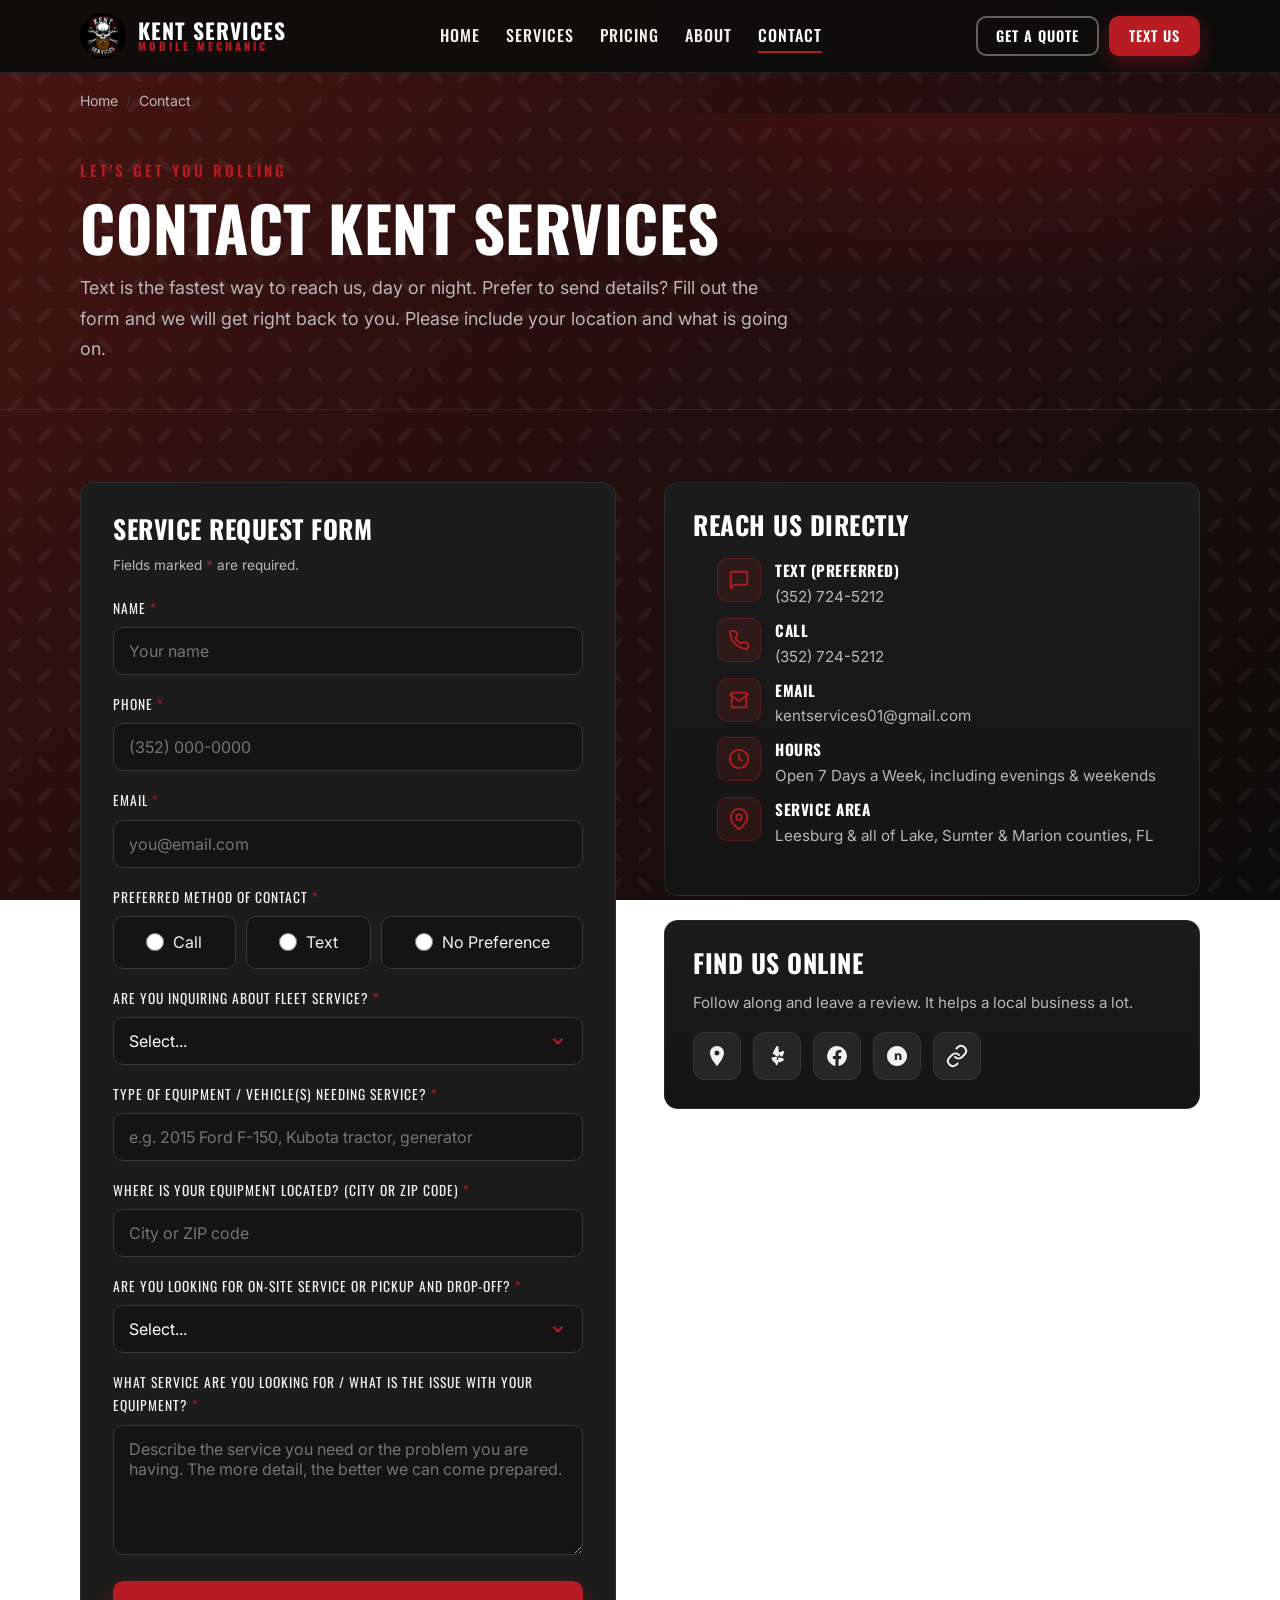
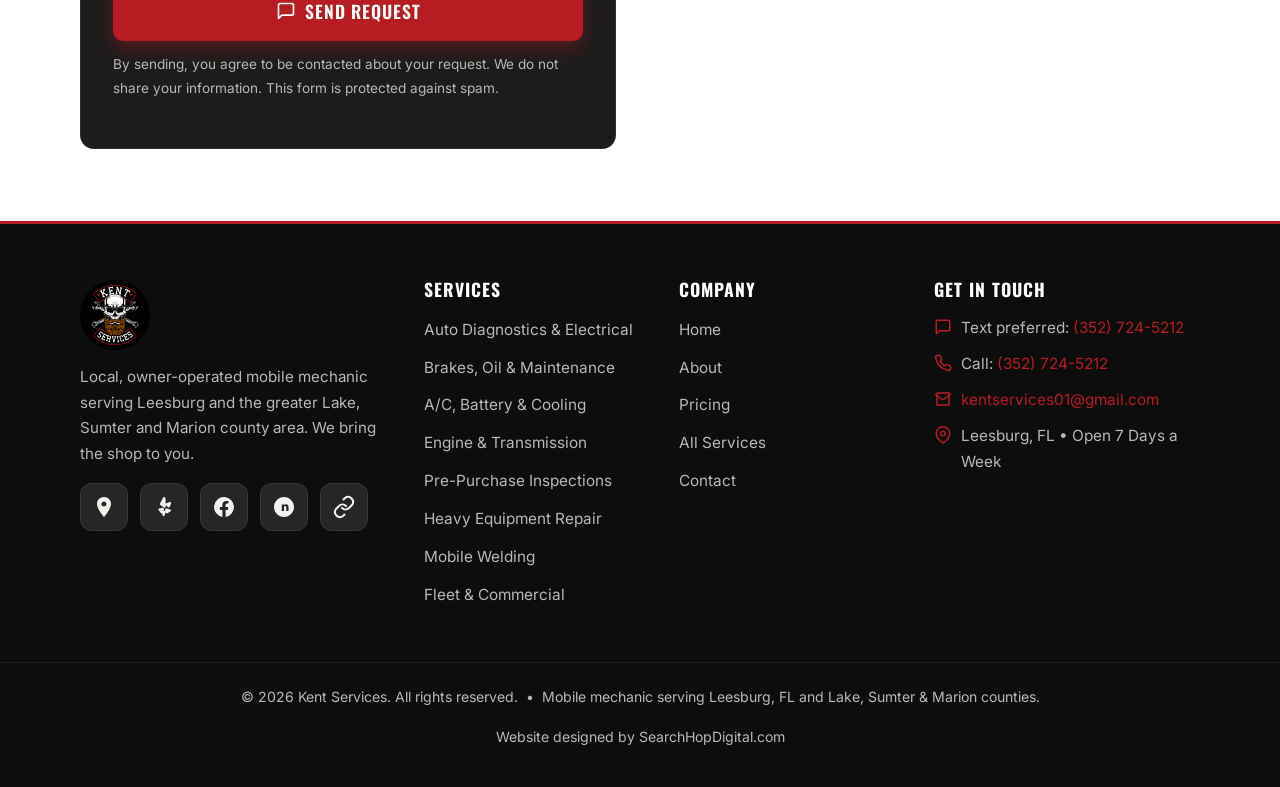
<file: contact.html>
<!DOCTYPE html>
<html lang="en">
<head>
<!-- Google tag (gtag.js) -->
<script async src="https://www.googletagmanager.com/gtag/js?id=G-9JGWHBW39Y"></script>
<script>
  window.dataLayer = window.dataLayer || [];
  function gtag(){dataLayer.push(arguments);}
  gtag('js', new Date());

  gtag('config', 'G-9JGWHBW39Y');
</script>
<meta charset="UTF-8">
<meta name="viewport" content="width=device-width, initial-scale=1">
<script>document.documentElement.classList.add("js");</script>
<title>Contact Kent Services | Mobile Mechanic in Leesburg, FL</title>
<meta name="description" content="Get in touch with Kent Services for mobile mechanic and equipment repair in Leesburg and Lake County, FL. Text preferred. Fill out the form and we will get right back to you.">
<meta name="keywords" content="contact mobile mechanic Leesburg FL, request auto repair quote, text mobile mechanic">
<meta name="author" content="Kent Services">
<meta name="robots" content="index, follow, max-image-preview:large">
<link rel="canonical" href="https://kentservicesfl.com/contact.html">
<meta property="og:type" content="website">
<meta property="og:site_name" content="Kent Services">
<meta property="og:title" content="Contact Kent Services | Mobile Mechanic in Leesburg, FL">
<meta property="og:description" content="Get in touch with Kent Services for mobile mechanic and equipment repair in Leesburg and Lake County, FL. Text preferred. Fill out the form and we will get right back to you.">
<meta property="og:url" content="https://kentservicesfl.com/contact.html">
<meta property="og:image" content="https://kentservicesfl.com/assets/img/og-image.png">
<meta property="og:image:width" content="1200">
<meta property="og:image:height" content="600">
<meta name="twitter:card" content="summary_large_image">
<meta name="twitter:title" content="Contact Kent Services | Mobile Mechanic in Leesburg, FL">
<meta name="twitter:description" content="Get in touch with Kent Services for mobile mechanic and equipment repair in Leesburg and Lake County, FL. Text preferred. Fill out the form and we will get right back to you.">
<meta name="twitter:image" content="https://kentservicesfl.com/assets/img/og-image.png">
<meta name="theme-color" content="#141414">
<link rel="icon" href="assets/img/favicon.ico" sizes="any">
<link rel="icon" type="image/png" sizes="32x32" href="assets/img/favicon-32x32.png">
<link rel="icon" type="image/png" sizes="16x16" href="assets/img/favicon-16x16.png">
<link rel="apple-touch-icon" href="assets/img/apple-touch-icon.png">
<link rel="manifest" href="site.webmanifest">
<link rel="preconnect" href="https://fonts.googleapis.com">
<link rel="preconnect" href="https://fonts.gstatic.com" crossorigin>
<link href="https://fonts.googleapis.com/css2?family=Inter:wght@400;500;600;700&family=Oswald:wght@500;600;700&display=swap" rel="stylesheet">
<link rel="stylesheet" href="assets/css/styles.css">
<script type="application/ld+json">
{ "@context":"https://schema.org","@type":"BreadcrumbList","itemListElement":[{ "@type": "ListItem", "position": 1, "name": "Home", "item": "https://kentservicesfl.com/" }, { "@type": "ListItem", "position": 2, "name": "Contact", "item": "https://kentservicesfl.com/contact.html" }] }
</script>
<script type="application/ld+json">
{ "@context":"https://schema.org","@type":"ContactPage","name":"Contact Kent Services","url":"https://kentservicesfl.com/contact.html" }
</script>
</head>
<body>

<header class="site-header">
  <div class="container nav">
    <a href="index.html" class="brand" aria-label="Kent Services home">
      <img src="assets/img/logo-badge.png" alt="Kent Services logo" width="46" height="46">
      <span class="brand-name">Kent Services<span>Mobile Mechanic</span></span>
    </a>
    <ul class="nav-links">
      <li><a href="index.html">Home</a></li>
      <li class="has-drop">
        <a href="services.html">Services</a>
        <div class="drop">
          <a href="auto-diagnostics-electrical.html">Auto Diagnostics &amp; Electrical</a>
          <a href="brakes-oil-maintenance.html">Brakes, Oil &amp; Maintenance</a>
          <a href="ac-battery-cooling.html">A/C, Battery &amp; Cooling</a>
          <a href="engine-transmission-suspension.html">Engine, Transmission &amp; Suspension</a>
          <a href="pre-purchase-inspection.html">Pre-Purchase Inspections</a>
          <a href="equipment-repair.html">Heavy Equipment Repair</a>
          <a href="mobile-welding.html">Mobile Welding</a>
          <a href="fleet.html">Fleet &amp; Commercial</a>
        </div>
      </li>
      <li><a href="pricing.html">Pricing</a></li>
      <li><a href="about.html">About</a></li>
      <li><a href="contact.html" class="active">Contact</a></li>
    </ul>
    <div class="nav-cta">
      <a href="contact.html" class="btn btn-outline">Get a Quote</a>
      <a href="sms:+13527245212" class="btn btn-primary">Text Us</a>
    </div>
    <button class="nav-toggle" aria-label="Menu" aria-expanded="false"><span></span><span></span><span></span></button>
  </div>
</header>
<nav class="mobile-bar" aria-label="Quick contact">
  <a class="mb-text" href="sms:+13527245212"><svg xmlns="http://www.w3.org/2000/svg" viewBox="0 0 24 24" fill="none" stroke="currentColor" stroke-width="2" stroke-linecap="round" stroke-linejoin="round"><path d="M21 15a2 2 0 0 1-2 2H7l-4 4V5a2 2 0 0 1 2-2h14a2 2 0 0 1 2 2z"/></svg> Text Us</a>
  <a class="mb-call" href="tel:+13527245212"><svg xmlns="http://www.w3.org/2000/svg" viewBox="0 0 24 24" fill="none" stroke="currentColor" stroke-width="2" stroke-linecap="round" stroke-linejoin="round"><path d="M22 16.92v3a2 2 0 0 1-2.18 2 19.79 19.79 0 0 1-8.63-3.07 19.5 19.5 0 0 1-6-6 19.79 19.79 0 0 1-3.07-8.67A2 2 0 0 1 4.11 2h3a2 2 0 0 1 2 1.72c.13.96.36 1.9.7 2.81a2 2 0 0 1-.45 2.11L8.09 9.91a16 16 0 0 0 6 6l1.27-1.27a2 2 0 0 1 2.11-.45c.9.34 1.85.57 2.81.7A2 2 0 0 1 22 16.92z"/></svg> Call</a>
</nav>

<div class="container"><nav class="crumbs" aria-label="Breadcrumb"><a href="index.html">Home</a><span>/</span>Contact</nav></div>
<section class="page-banner"><div class="container reveal in">
      <span class="eyebrow">Let's Get You Rolling</span>
      <h1>Contact Kent Services</h1>
      <p>Text is the fastest way to reach us, day or night. Prefer to send details? Fill out the form and we will get right back to you. Please include your location and what is going on.</p></div></section>
<section><div class="container split" style="align-items:start">
      <div class="reveal">
        <div class="form-wrap">
          <h3 style="margin-bottom:6px">Service Request Form</h3>
          <p class="form-note" style="margin-bottom:20px">Fields marked <span style="color:var(--red)">*</span> are required.</p>
          <form action="https://api.web3forms.com/submit" method="POST">
            <!-- Web3Forms settings -->
            <input type="hidden" name="access_key" value="e63f048e-cd82-4252-9dbc-92f7f14504a4">
            <input type="hidden" name="subject" value="New Service Request - Kent Services">
            <input type="hidden" name="from_name" value="Kent Services Website">
            <input type="hidden" name="redirect" value="https://kentservicesfl.com/thank-you.html">
            <!-- Honeypot anti-spam field: real people leave this empty -->
            <input type="checkbox" name="botcheck" class="hp-field" tabindex="-1" autocomplete="off" aria-hidden="true">

            <div class="field">
              <label for="name">Name <span class="req">*</span></label>
              <input type="text" id="name" name="name" required autocomplete="name" placeholder="Your name">
            </div>
            <div class="field">
              <label for="phone">Phone <span class="req">*</span></label>
              <input type="tel" id="phone" name="phone" required autocomplete="tel" placeholder="(352) 000-0000">
            </div>
            <div class="field">
              <label for="email">Email <span class="req">*</span></label>
              <input type="email" id="email" name="email" required autocomplete="email" placeholder="you@email.com">
            </div>
            <div class="field">
              <label>Preferred Method of Contact <span class="req">*</span></label>
              <div class="radio-group">
                <label><input type="radio" name="preferred_contact" value="Call" required><span>Call</span></label>
                <label><input type="radio" name="preferred_contact" value="Text"><span>Text</span></label>
                <label><input type="radio" name="preferred_contact" value="No Preference"><span>No Preference</span></label>
              </div>
            </div>
            <div class="field">
              <label for="fleet">Are you inquiring about fleet service? <span class="req">*</span></label>
              <select id="fleet" name="fleet_service" required>
                <option value="" disabled selected>Select...</option>
                <option value="Yes">Yes</option>
                <option value="No">No</option>
              </select>
            </div>
            <div class="field">
              <label for="equipment">Type of equipment / vehicle(s) needing service? <span class="req">*</span></label>
              <input type="text" id="equipment" name="equipment_type" required placeholder="e.g. 2015 Ford F-150, Kubota tractor, generator">
            </div>
            <div class="field">
              <label for="location">Where is your equipment located? (city or zip code) <span class="req">*</span></label>
              <input type="text" id="location" name="equipment_location" required placeholder="City or ZIP code">
            </div>
            <div class="field">
              <label for="service_type">Are you looking for on-site service or pickup and drop-off? <span class="req">*</span></label>
              <select id="service_type" name="service_type" required>
                <option value="" disabled selected>Select...</option>
                <option value="On-Site">On-Site</option>
                <option value="Pickup / Drop-off">Pickup / Drop-off</option>
                <option value="No Preference">No Preference</option>
                <option value="I'm not sure">I'm not sure</option>
              </select>
            </div>
            <div class="field">
              <label for="message">What service are you looking for / what is the issue with your equipment? <span class="req">*</span></label>
              <textarea id="message" name="message" required placeholder="Describe the service you need or the problem you are having. The more detail, the better we can come prepared."></textarea>
            </div>
            <button type="submit" class="btn btn-primary btn-lg btn-block"><svg xmlns="http://www.w3.org/2000/svg" viewBox="0 0 24 24" fill="none" stroke="currentColor" stroke-width="2" stroke-linecap="round" stroke-linejoin="round"><path d="M21 15a2 2 0 0 1-2 2H7l-4 4V5a2 2 0 0 1 2-2h14a2 2 0 0 1 2 2z"/></svg> Send Request</button>
            <p class="form-note">By sending, you agree to be contacted about your request. We do not share your information. This form is protected against spam.</p>
          </form>
        </div>
      </div>
      <div class="reveal d1">
        <div class="card">
          <h3 style="margin-bottom:16px">Reach Us Directly</h3>
          <ul class="contact-list">
            <li><span class="ci-icon"><svg xmlns="http://www.w3.org/2000/svg" viewBox="0 0 24 24" fill="none" stroke="currentColor" stroke-width="2" stroke-linecap="round" stroke-linejoin="round"><path d="M21 15a2 2 0 0 1-2 2H7l-4 4V5a2 2 0 0 1 2-2h14a2 2 0 0 1 2 2z"/></svg></span><div><b>Text (Preferred)</b><a href="sms:+13527245212">(352) 724-5212</a></div></li>
            <li><span class="ci-icon"><svg xmlns="http://www.w3.org/2000/svg" viewBox="0 0 24 24" fill="none" stroke="currentColor" stroke-width="2" stroke-linecap="round" stroke-linejoin="round"><path d="M22 16.92v3a2 2 0 0 1-2.18 2 19.79 19.79 0 0 1-8.63-3.07 19.5 19.5 0 0 1-6-6 19.79 19.79 0 0 1-3.07-8.67A2 2 0 0 1 4.11 2h3a2 2 0 0 1 2 1.72c.13.96.36 1.9.7 2.81a2 2 0 0 1-.45 2.11L8.09 9.91a16 16 0 0 0 6 6l1.27-1.27a2 2 0 0 1 2.11-.45c.9.34 1.85.57 2.81.7A2 2 0 0 1 22 16.92z"/></svg></span><div><b>Call</b><a href="tel:+13527245212">(352) 724-5212</a></div></li>
            <li><span class="ci-icon"><svg xmlns="http://www.w3.org/2000/svg" viewBox="0 0 24 24" fill="none" stroke="currentColor" stroke-width="2" stroke-linecap="round" stroke-linejoin="round"><path d="M4 4h16v16H4z"/><path d="M22 6l-10 7L2 6"/></svg></span><div><b>Email</b><a href="mailto:kentservices01@gmail.com">kentservices01@gmail.com</a></div></li>
            <li><span class="ci-icon"><svg xmlns="http://www.w3.org/2000/svg" viewBox="0 0 24 24" fill="none" stroke="currentColor" stroke-width="2"><circle cx="12" cy="12" r="10"/><path d="M12 6v6l4 2"/></svg></span><div><b>Hours</b><span>Open 7 Days a Week, including evenings &amp; weekends</span></div></li>
            <li><span class="ci-icon"><svg xmlns="http://www.w3.org/2000/svg" viewBox="0 0 24 24" fill="none" stroke="currentColor" stroke-width="2" stroke-linecap="round" stroke-linejoin="round"><path d="M21 10c0 7-9 13-9 13s-9-6-9-13a9 9 0 0 1 18 0z"/><circle cx="12" cy="10" r="3"/></svg></span><div><b>Service Area</b><span>Leesburg &amp; all of Lake, Sumter &amp; Marion counties, FL</span></div></li>
          </ul>
        </div>
        <div class="card" style="margin-top:24px">
          <h3 style="margin-bottom:14px">Find Us Online</h3>
          <p style="color:var(--smoke);font-size:.95rem;margin-bottom:16px">Follow along and leave a review. It helps a local business a lot.</p>
          <div class="socials">
            <a class="social-glyph" href="https://maps.app.goo.gl/eLYpQMuaLuy7Pzw57" target="_blank" rel="noopener" aria-label="Google Business Profile"><svg xmlns="http://www.w3.org/2000/svg" viewBox="0 0 24 24" fill="currentColor"><path d="M12 2C8.1 2 5 5.1 5 9c0 5.2 7 13 7 13s7-7.8 7-13c0-3.9-3.1-7-7-7zm0 9.5A2.5 2.5 0 1 1 12 6.5a2.5 2.5 0 0 1 0 5z"/></svg></a>
            <a class="social-glyph" href="https://www.yelp.com/biz/kent-services-leesburg" target="_blank" rel="noopener" aria-label="Yelp"><svg xmlns="http://www.w3.org/2000/svg" viewBox="0 0 24 24" fill="currentColor"><path d="M11.5 2.2c.9-.3 2 .3 2 1.3l.3 8.1c0 .9-1 1.5-1.8 1L8.4 10c-.6-.4-.7-1.2-.3-1.8L11 3c.1-.3.3-.6.5-.8zM7.3 13.6l3.3-.9c.9-.2 1.7.6 1.4 1.5l-1.2 3.6c-.3.9-1.5 1-2 .3L6.6 15c-.5-.7-.1-1.7.7-1.4zm5.9 1.3c-.3-.9.5-1.7 1.4-1.5l3.6 1c.9.2 1 1.5.2 2l-3 1.8c-.8.5-1.7-.2-1.6-1.1zM14 10.2c-.7-.5-.5-1.6.3-1.9l3.5-1.2c.9-.3 1.7.6 1.3 1.5l-1.5 3.3c-.4.8-1.5.9-2 .2zm-1.6 5.6c.8-.3 1.6.5 1.3 1.4l-1.2 3.4c-.3.9-1.6.8-1.9-.1l-.4-3.3c-.1-.7.5-1.2 1.1-1.1z"/></svg></a>
            <a class="social-glyph" href="https://www.facebook.com/Kentservices01" target="_blank" rel="noopener" aria-label="Facebook"><svg xmlns="http://www.w3.org/2000/svg" viewBox="0 0 24 24" fill="currentColor"><path d="M22 12a10 10 0 1 0-11.6 9.9v-7H7.9V12h2.5V9.8c0-2.5 1.5-3.9 3.8-3.9 1.1 0 2.2.2 2.2.2v2.5h-1.3c-1.2 0-1.6.8-1.6 1.6V12h2.8l-.4 2.9h-2.3v7A10 10 0 0 0 22 12z"/></svg></a>
            <a class="social-glyph" href="https://nextdoor.com/page/kent-services-leesburg-fl" target="_blank" rel="noopener" aria-label="Nextdoor"><svg xmlns="http://www.w3.org/2000/svg" viewBox="0 0 24 24" fill="currentColor"><path d="M12 2C6.5 2 2 6.5 2 12s4.5 10 10 10 10-4.5 10-10S17.5 2 12 2zm4.5 14h-2.2v-3.6c0-.9-.3-1.5-1.1-1.5-.6 0-1 .4-1.1.8-.1.2-.1.4-.1.6V16H9.8s0-6 0-6.6h2.2v.9c.3-.5.8-1.1 2-1.1 1.5 0 2.5 1 2.5 3V16z"/></svg></a>
            <a class="social-glyph" href="https://linktr.ee/kentservices01" target="_blank" rel="noopener" aria-label="All links"><svg xmlns="http://www.w3.org/2000/svg" viewBox="0 0 24 24" fill="none" stroke="currentColor" stroke-width="2" stroke-linecap="round" stroke-linejoin="round"><path d="M10 13a5 5 0 0 0 7 0l3-3a5 5 0 0 0-7-7l-1.5 1.5"/><path d="M14 11a5 5 0 0 0-7 0l-3 3a5 5 0 0 0 7 7l1.5-1.5"/></svg></a>
          </div>
        </div>
      </div>
    </div></section>
<footer class="site-footer">
  <div class="container footer-grid">
    <div class="footer-brand">
      <img src="assets/img/logo-badge.png" alt="Kent Services logo" width="70" height="70">
      <p>Local, owner-operated mobile mechanic serving Leesburg and the greater Lake, Sumter and Marion county area. We bring the shop to you.</p>
      <div class="socials" style="margin-top:14px">
        <a class="social-glyph" href="https://maps.app.goo.gl/eLYpQMuaLuy7Pzw57" target="_blank" rel="noopener" aria-label="Google Business Profile"><svg xmlns="http://www.w3.org/2000/svg" viewBox="0 0 24 24" fill="currentColor"><path d="M12 2C8.1 2 5 5.1 5 9c0 5.2 7 13 7 13s7-7.8 7-13c0-3.9-3.1-7-7-7zm0 9.5A2.5 2.5 0 1 1 12 6.5a2.5 2.5 0 0 1 0 5z"/></svg></a>
        <a class="social-glyph" href="https://www.yelp.com/biz/kent-services-leesburg" target="_blank" rel="noopener" aria-label="Yelp"><svg xmlns="http://www.w3.org/2000/svg" viewBox="0 0 24 24" fill="currentColor"><path d="M11.5 2.2c.9-.3 2 .3 2 1.3l.3 8.1c0 .9-1 1.5-1.8 1L8.4 10c-.6-.4-.7-1.2-.3-1.8L11 3c.1-.3.3-.6.5-.8zM7.3 13.6l3.3-.9c.9-.2 1.7.6 1.4 1.5l-1.2 3.6c-.3.9-1.5 1-2 .3L6.6 15c-.5-.7-.1-1.7.7-1.4zm5.9 1.3c-.3-.9.5-1.7 1.4-1.5l3.6 1c.9.2 1 1.5.2 2l-3 1.8c-.8.5-1.7-.2-1.6-1.1zM14 10.2c-.7-.5-.5-1.6.3-1.9l3.5-1.2c.9-.3 1.7.6 1.3 1.5l-1.5 3.3c-.4.8-1.5.9-2 .2zm-1.6 5.6c.8-.3 1.6.5 1.3 1.4l-1.2 3.4c-.3.9-1.6.8-1.9-.1l-.4-3.3c-.1-.7.5-1.2 1.1-1.1z"/></svg></a>
        <a class="social-glyph" href="https://www.facebook.com/Kentservices01" target="_blank" rel="noopener" aria-label="Facebook"><svg xmlns="http://www.w3.org/2000/svg" viewBox="0 0 24 24" fill="currentColor"><path d="M22 12a10 10 0 1 0-11.6 9.9v-7H7.9V12h2.5V9.8c0-2.5 1.5-3.9 3.8-3.9 1.1 0 2.2.2 2.2.2v2.5h-1.3c-1.2 0-1.6.8-1.6 1.6V12h2.8l-.4 2.9h-2.3v7A10 10 0 0 0 22 12z"/></svg></a>
        <a class="social-glyph" href="https://nextdoor.com/page/kent-services-leesburg-fl" target="_blank" rel="noopener" aria-label="Nextdoor"><svg xmlns="http://www.w3.org/2000/svg" viewBox="0 0 24 24" fill="currentColor"><path d="M12 2C6.5 2 2 6.5 2 12s4.5 10 10 10 10-4.5 10-10S17.5 2 12 2zm4.5 14h-2.2v-3.6c0-.9-.3-1.5-1.1-1.5-.6 0-1 .4-1.1.8-.1.2-.1.4-.1.6V16H9.8s0-6 0-6.6h2.2v.9c.3-.5.8-1.1 2-1.1 1.5 0 2.5 1 2.5 3V16z"/></svg></a>
        <a class="social-glyph" href="https://linktr.ee/kentservices01" target="_blank" rel="noopener" aria-label="All links"><svg xmlns="http://www.w3.org/2000/svg" viewBox="0 0 24 24" fill="none" stroke="currentColor" stroke-width="2" stroke-linecap="round" stroke-linejoin="round"><path d="M10 13a5 5 0 0 0 7 0l3-3a5 5 0 0 0-7-7l-1.5 1.5"/><path d="M14 11a5 5 0 0 0-7 0l-3 3a5 5 0 0 0 7 7l1.5-1.5"/></svg></a>
      </div>
    </div>
    <div>
      <h4>Services</h4>
      <ul class="footer-links">
        <li><a href="auto-diagnostics-electrical.html">Auto Diagnostics &amp; Electrical</a></li>
        <li><a href="brakes-oil-maintenance.html">Brakes, Oil &amp; Maintenance</a></li>
        <li><a href="ac-battery-cooling.html">A/C, Battery &amp; Cooling</a></li>
        <li><a href="engine-transmission-suspension.html">Engine &amp; Transmission</a></li>
        <li><a href="pre-purchase-inspection.html">Pre-Purchase Inspections</a></li>
        <li><a href="equipment-repair.html">Heavy Equipment Repair</a></li>
        <li><a href="mobile-welding.html">Mobile Welding</a></li>
        <li><a href="fleet.html">Fleet &amp; Commercial</a></li>
      </ul>
    </div>
    <div>
      <h4>Company</h4>
      <ul class="footer-links">
        <li><a href="index.html">Home</a></li>
        <li><a href="about.html">About</a></li>
        <li><a href="pricing.html">Pricing</a></li>
        <li><a href="services.html">All Services</a></li>
        <li><a href="contact.html">Contact</a></li>
      </ul>
    </div>
    <div>
      <h4>Get in Touch</h4>
      <ul class="footer-contact">
        <li><svg xmlns="http://www.w3.org/2000/svg" viewBox="0 0 24 24" fill="none" stroke="currentColor" stroke-width="2" stroke-linecap="round" stroke-linejoin="round"><path d="M21 15a2 2 0 0 1-2 2H7l-4 4V5a2 2 0 0 1 2-2h14a2 2 0 0 1 2 2z"/></svg><span>Text preferred: <a href="sms:+13527245212">(352) 724-5212</a></span></li>
        <li><svg xmlns="http://www.w3.org/2000/svg" viewBox="0 0 24 24" fill="none" stroke="currentColor" stroke-width="2" stroke-linecap="round" stroke-linejoin="round"><path d="M22 16.92v3a2 2 0 0 1-2.18 2 19.79 19.79 0 0 1-8.63-3.07 19.5 19.5 0 0 1-6-6 19.79 19.79 0 0 1-3.07-8.67A2 2 0 0 1 4.11 2h3a2 2 0 0 1 2 1.72c.13.96.36 1.9.7 2.81a2 2 0 0 1-.45 2.11L8.09 9.91a16 16 0 0 0 6 6l1.27-1.27a2 2 0 0 1 2.11-.45c.9.34 1.85.57 2.81.7A2 2 0 0 1 22 16.92z"/></svg><span>Call: <a href="tel:+13527245212">(352) 724-5212</a></span></li>
        <li><svg xmlns="http://www.w3.org/2000/svg" viewBox="0 0 24 24" fill="none" stroke="currentColor" stroke-width="2" stroke-linecap="round" stroke-linejoin="round"><path d="M4 4h16v16H4z"/><path d="M22 6l-10 7L2 6"/></svg><span><a href="mailto:kentservices01@gmail.com">kentservices01@gmail.com</a></span></li>
        <li><svg xmlns="http://www.w3.org/2000/svg" viewBox="0 0 24 24" fill="none" stroke="currentColor" stroke-width="2" stroke-linecap="round" stroke-linejoin="round"><path d="M21 10c0 7-9 13-9 13s-9-6-9-13a9 9 0 0 1 18 0z"/><circle cx="12" cy="10" r="3"/></svg><span>Leesburg, FL &bull; Open 7 Days a Week</span></li>
      </ul>
    </div>
  </div>
  <div class="footer-bottom">
    <div class="container">
      <p>&copy; <span class="js-year">2026</span> Kent Services. All rights reserved. &nbsp;&bull;&nbsp; Mobile mechanic serving Leesburg, FL and Lake, Sumter &amp; Marion counties.</p>
      <p style="margin-top:6px">Website designed by <a href="https://searchhopdigital.com" target="_blank" rel="noopener">SearchHopDigital.com</a></p>
    </div>
  </div>
</footer>
<script src="assets/js/main.js" defer></script>
</body>
</html>
</file>
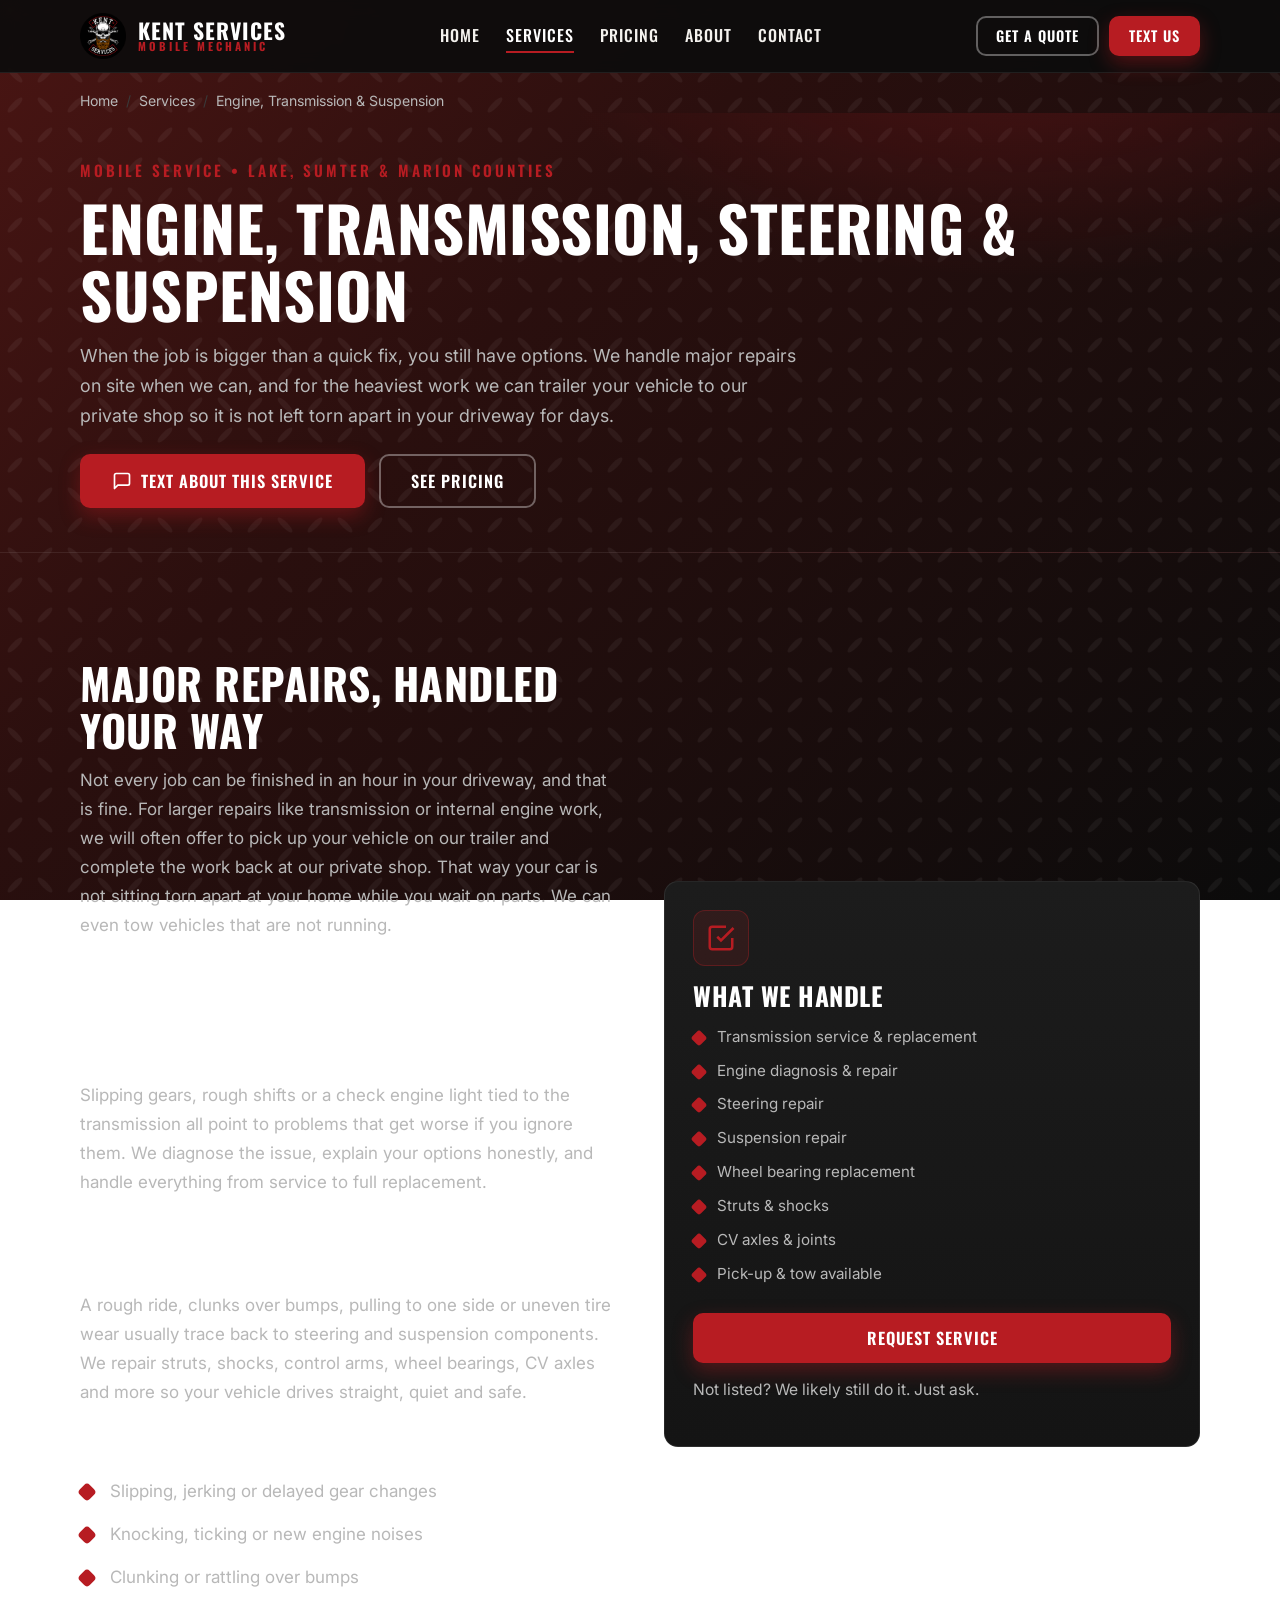
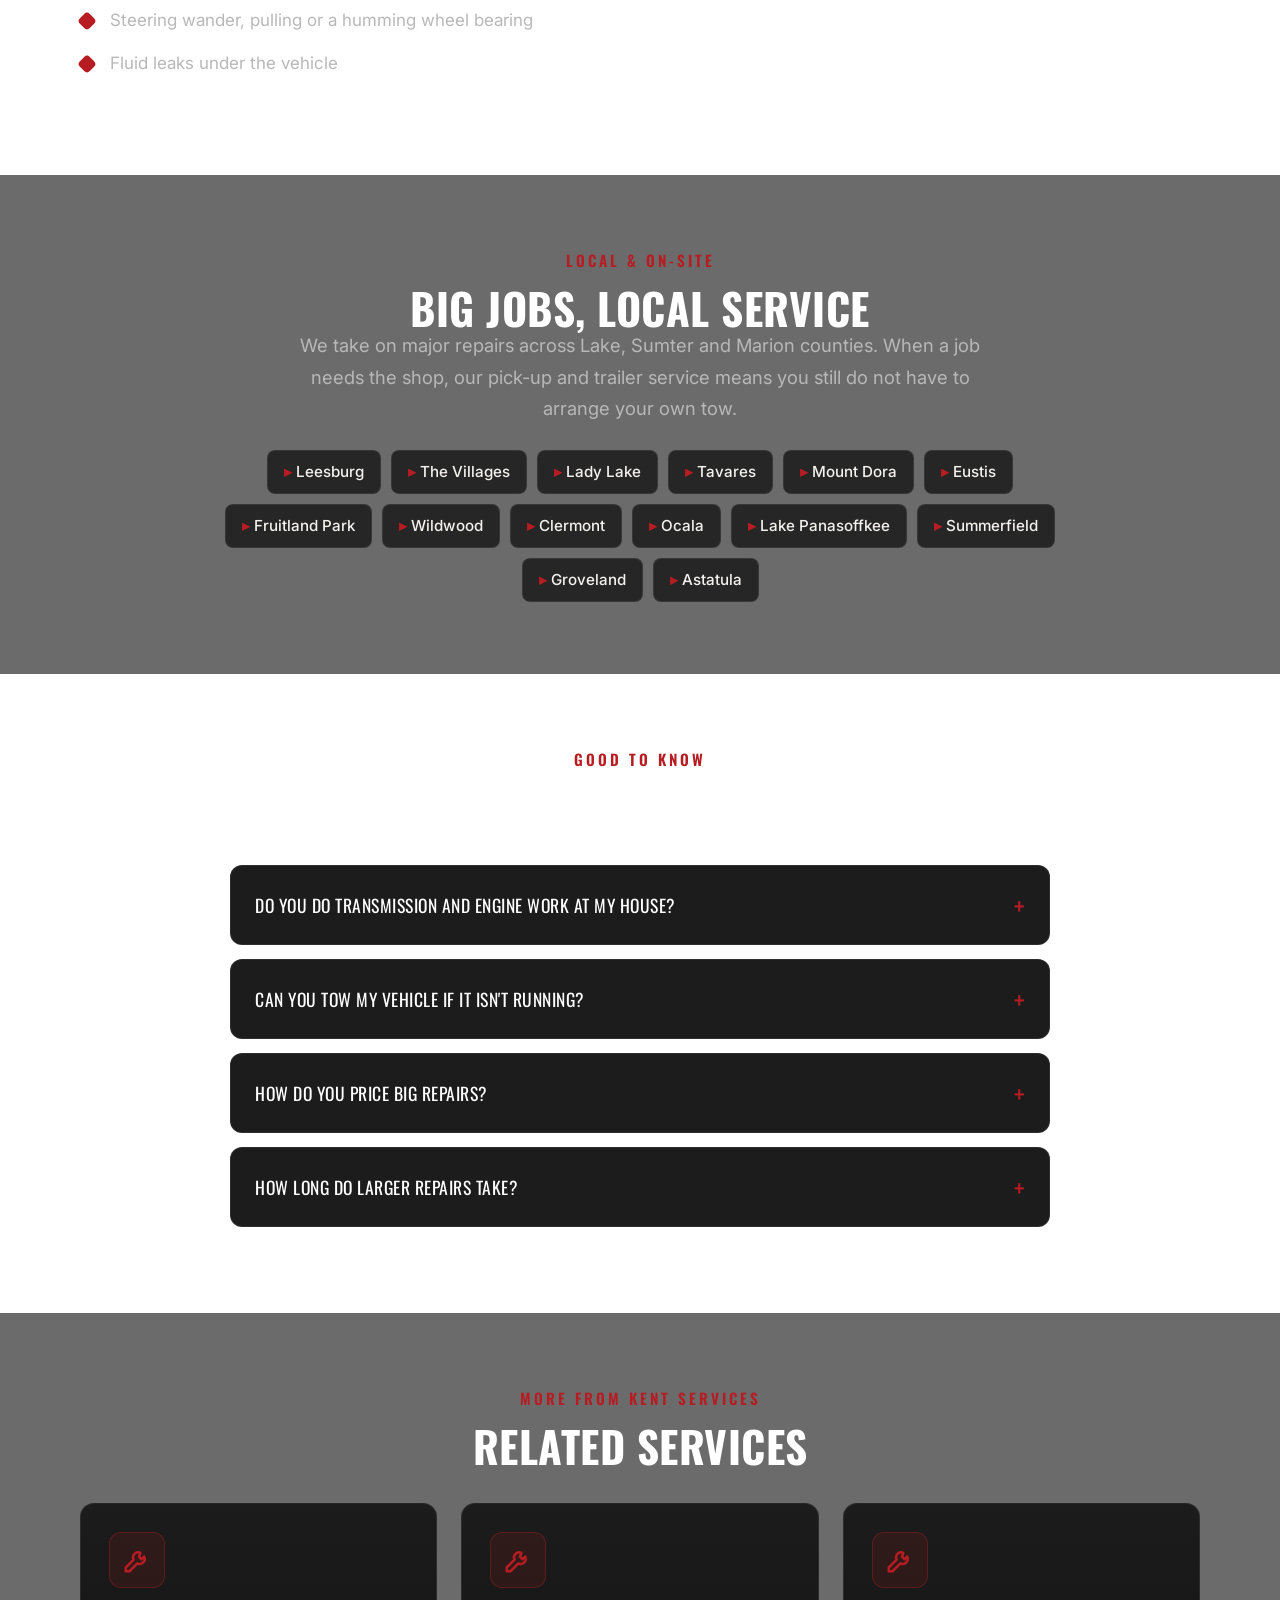
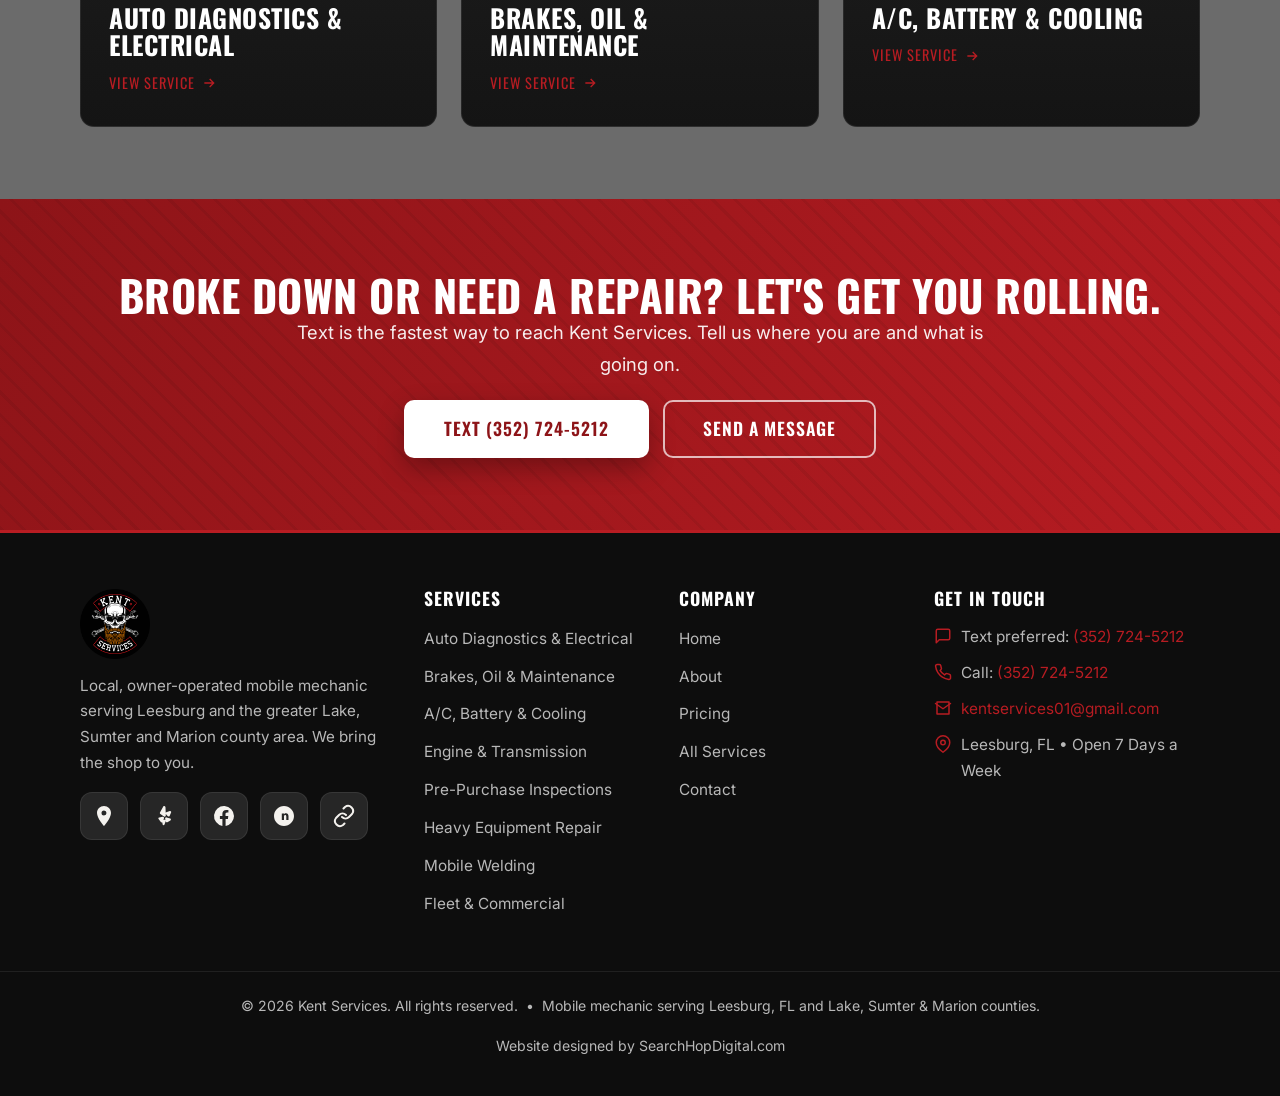
<file: engine-transmission-suspension.html>
<!DOCTYPE html>
<html lang="en">
<head>
<!-- Google tag (gtag.js) -->
<script async src="https://www.googletagmanager.com/gtag/js?id=G-9JGWHBW39Y"></script>
<script>
  window.dataLayer = window.dataLayer || [];
  function gtag(){dataLayer.push(arguments);}
  gtag('js', new Date());

  gtag('config', 'G-9JGWHBW39Y');
</script>
<meta charset="UTF-8">
<meta name="viewport" content="width=device-width, initial-scale=1">
<script>document.documentElement.classList.add("js");</script>
<title>Mobile Engine, Transmission &amp; Suspension Repair in Leesburg, FL | Kent Services</title>
<meta name="description" content="Bigger repairs done right. Kent Services handles transmission service, engine work, steering, suspension and wheel bearings in Leesburg and Lake County, FL. Text for a quote.">
<meta name="keywords" content="mobile transmission repair Leesburg FL, engine repair near me, suspension repair, steering repair, wheel bearing replacement, mobile mechanic Lake County">
<meta name="author" content="Kent Services">
<meta name="robots" content="index, follow, max-image-preview:large">
<link rel="canonical" href="https://kentservicesfl.com/engine-transmission-suspension.html">
<meta property="og:type" content="website">
<meta property="og:site_name" content="Kent Services">
<meta property="og:title" content="Mobile Engine, Transmission &amp; Suspension Repair in Leesburg, FL | Kent Services">
<meta property="og:description" content="Bigger repairs done right. Kent Services handles transmission service, engine work, steering, suspension and wheel bearings in Leesburg and Lake County, FL. Text for a quote.">
<meta property="og:url" content="https://kentservicesfl.com/engine-transmission-suspension.html">
<meta property="og:image" content="https://kentservicesfl.com/assets/img/og-image.png">
<meta property="og:image:width" content="1200">
<meta property="og:image:height" content="600">
<meta name="twitter:card" content="summary_large_image">
<meta name="twitter:title" content="Mobile Engine, Transmission &amp; Suspension Repair in Leesburg, FL | Kent Services">
<meta name="twitter:description" content="Bigger repairs done right. Kent Services handles transmission service, engine work, steering, suspension and wheel bearings in Leesburg and Lake County, FL. Text for a quote.">
<meta name="twitter:image" content="https://kentservicesfl.com/assets/img/og-image.png">
<meta name="theme-color" content="#141414">
<link rel="icon" href="assets/img/favicon.ico" sizes="any">
<link rel="icon" type="image/png" sizes="32x32" href="assets/img/favicon-32x32.png">
<link rel="icon" type="image/png" sizes="16x16" href="assets/img/favicon-16x16.png">
<link rel="apple-touch-icon" href="assets/img/apple-touch-icon.png">
<link rel="manifest" href="site.webmanifest">
<link rel="preconnect" href="https://fonts.googleapis.com">
<link rel="preconnect" href="https://fonts.gstatic.com" crossorigin>
<link href="https://fonts.googleapis.com/css2?family=Inter:wght@400;500;600;700&family=Oswald:wght@500;600;700&display=swap" rel="stylesheet">
<link rel="stylesheet" href="assets/css/styles.css">
<script type="application/ld+json">
{ "@context":"https://schema.org","@type":"Service","serviceType":"Mobile Engine, Transmission, Steering and Suspension Repair","name":"Mobile Engine, Transmission, Steering and Suspension Repair","description":"Bigger repairs done right. Kent Services handles transmission service, engine work, steering, suspension and wheel bearings in Leesburg and Lake County, FL. Text for a quote.","url":"https://kentservicesfl.com/engine-transmission-suspension.html",
  "provider":{"@type":"AutoRepair","name":"Kent Services","telephone":"+1-352-724-5212","email":"kentservices01@gmail.com","url":"https://kentservicesfl.com/","address":{"@type":"PostalAddress","addressLocality":"Leesburg","addressRegion":"FL","addressCountry":"US"}},
  "areaServed":[{"@type":"AdministrativeArea","name":"Lake County, FL"},{"@type":"AdministrativeArea","name":"Sumter County, FL"},{"@type":"AdministrativeArea","name":"Marion County, FL"}] }
</script>
<script type="application/ld+json">
{ "@context":"https://schema.org","@type":"BreadcrumbList","itemListElement":[{ "@type": "ListItem", "position": 1, "name": "Home", "item": "https://kentservicesfl.com/" }, { "@type": "ListItem", "position": 2, "name": "Services", "item": "https://kentservicesfl.com/services.html" }, { "@type": "ListItem", "position": 3, "name": "Engine, Transmission &amp; Suspension", "item": "https://kentservicesfl.com/engine-transmission-suspension.html" }] }
</script>
<script type="application/ld+json">
{ "@context":"https://schema.org","@type":"FAQPage","mainEntity":[{ "@type":"Question","name":"Do you do transmission and engine work at my house?","acceptedAnswer":{"@type":"Answer","text":"We handle a lot on site, but for major internal engine or transmission jobs we usually recommend trailering the vehicle to our private shop so it is done properly and is not left apart in your driveway. We arrange the pick-up."} }, { "@type":"Question","name":"Can you tow my vehicle if it isn't running?","acceptedAnswer":{"@type":"Answer","text":"Yes. We have a vehicle trailer and can pick up non-running cars and trucks to bring them in for larger repairs, then return them when finished."} }, { "@type":"Question","name":"How do you price big repairs?","acceptedAnswer":{"@type":"Answer","text":"Every major job starts with a diagnosis so we can quote it accurately. You get an upfront price before any work begins, with no surprises."} }, { "@type":"Question","name":"How long do larger repairs take?","acceptedAnswer":{"@type":"Answer","text":"It depends on the job and parts availability. If parts are local, some work moves fast. For ordered parts, we touch base when they arrive and schedule you in."} }] }
</script>
</head>
<body>

<header class="site-header">
  <div class="container nav">
    <a href="index.html" class="brand" aria-label="Kent Services home">
      <img src="assets/img/logo-badge.png" alt="Kent Services logo" width="46" height="46">
      <span class="brand-name">Kent Services<span>Mobile Mechanic</span></span>
    </a>
    <ul class="nav-links">
      <li><a href="index.html">Home</a></li>
      <li class="has-drop">
        <a href="services.html" class="active">Services</a>
        <div class="drop">
          <a href="auto-diagnostics-electrical.html">Auto Diagnostics &amp; Electrical</a>
          <a href="brakes-oil-maintenance.html">Brakes, Oil &amp; Maintenance</a>
          <a href="ac-battery-cooling.html">A/C, Battery &amp; Cooling</a>
          <a href="engine-transmission-suspension.html">Engine, Transmission &amp; Suspension</a>
          <a href="pre-purchase-inspection.html">Pre-Purchase Inspections</a>
          <a href="equipment-repair.html">Heavy Equipment Repair</a>
          <a href="mobile-welding.html">Mobile Welding</a>
          <a href="fleet.html">Fleet &amp; Commercial</a>
        </div>
      </li>
      <li><a href="pricing.html">Pricing</a></li>
      <li><a href="about.html">About</a></li>
      <li><a href="contact.html">Contact</a></li>
    </ul>
    <div class="nav-cta">
      <a href="contact.html" class="btn btn-outline">Get a Quote</a>
      <a href="sms:+13527245212" class="btn btn-primary">Text Us</a>
    </div>
    <button class="nav-toggle" aria-label="Menu" aria-expanded="false"><span></span><span></span><span></span></button>
  </div>
</header>
<nav class="mobile-bar" aria-label="Quick contact">
  <a class="mb-text" href="sms:+13527245212"><svg xmlns="http://www.w3.org/2000/svg" viewBox="0 0 24 24" fill="none" stroke="currentColor" stroke-width="2" stroke-linecap="round" stroke-linejoin="round"><path d="M21 15a2 2 0 0 1-2 2H7l-4 4V5a2 2 0 0 1 2-2h14a2 2 0 0 1 2 2z"/></svg> Text Us</a>
  <a class="mb-call" href="tel:+13527245212"><svg xmlns="http://www.w3.org/2000/svg" viewBox="0 0 24 24" fill="none" stroke="currentColor" stroke-width="2" stroke-linecap="round" stroke-linejoin="round"><path d="M22 16.92v3a2 2 0 0 1-2.18 2 19.79 19.79 0 0 1-8.63-3.07 19.5 19.5 0 0 1-6-6 19.79 19.79 0 0 1-3.07-8.67A2 2 0 0 1 4.11 2h3a2 2 0 0 1 2 1.72c.13.96.36 1.9.7 2.81a2 2 0 0 1-.45 2.11L8.09 9.91a16 16 0 0 0 6 6l1.27-1.27a2 2 0 0 1 2.11-.45c.9.34 1.85.57 2.81.7A2 2 0 0 1 22 16.92z"/></svg> Call</a>
</nav>

<div class="container"><nav class="crumbs" aria-label="Breadcrumb"><a href="index.html">Home</a><span>/</span><a href="services.html">Services</a><span>/</span>Engine, Transmission &amp; Suspension</nav></div>
<section class="page-banner">
  <div class="container reveal in">
    <span class="eyebrow">Mobile Service &bull; Lake, Sumter &amp; Marion Counties</span>
    <h1>Engine, Transmission, Steering &amp; Suspension</h1>
    <p>When the job is bigger than a quick fix, you still have options. We handle major repairs on site when we can, and for the heaviest work we can trailer your vehicle to our private shop so it is not left torn apart in your driveway for days.</p>
    <div class="btn-group" style="margin-top:22px">
      <a href="sms:+13527245212" class="btn btn-primary"><svg xmlns="http://www.w3.org/2000/svg" viewBox="0 0 24 24" fill="none" stroke="currentColor" stroke-width="2" stroke-linecap="round" stroke-linejoin="round"><path d="M21 15a2 2 0 0 1-2 2H7l-4 4V5a2 2 0 0 1 2-2h14a2 2 0 0 1 2 2z"/></svg> Text About This Service</a>
      <a href="pricing.html" class="btn btn-outline">See Pricing</a>
    </div>
  </div>
</section>
<section>
  <div class="container split">
    <div class="prose reveal"><h2>Major Repairs, Handled Your Way</h2>
<p>Not every job can be finished in an hour in your driveway, and that is fine. For larger repairs like transmission or internal engine work, we will often offer to pick up your vehicle on our trailer and complete the work back at our private shop. That way your car is not sitting torn apart at your home while you wait on parts. We can even tow vehicles that are not running.</p>
<h2>Transmission Service &amp; Replacement</h2>
<p>Slipping gears, rough shifts or a check engine light tied to the transmission all point to problems that get worse if you ignore them. We diagnose the issue, explain your options honestly, and handle everything from service to full replacement.</p>
<h2>Steering &amp; Suspension</h2>
<p>A rough ride, clunks over bumps, pulling to one side or uneven tire wear usually trace back to steering and suspension components. We repair struts, shocks, control arms, wheel bearings, CV axles and more so your vehicle drives straight, quiet and safe.</p>
<h3>Signs of a Bigger Problem</h3>
<ul><li>Slipping, jerking or delayed gear changes</li><li>Knocking, ticking or new engine noises</li><li>Clunking or rattling over bumps</li><li>Steering wander, pulling or a humming wheel bearing</li><li>Fluid leaks under the vehicle</li></ul></div>
    <div class="reveal d1">
      <div class="card" style="position:sticky;top:92px">
        <div class="card-icon"><svg xmlns="http://www.w3.org/2000/svg" viewBox="0 0 24 24" fill="none" stroke="currentColor" stroke-width="2"><path d="M9 11l3 3L22 4"/><path d="M21 12v7a2 2 0 0 1-2 2H5a2 2 0 0 1-2-2V5a2 2 0 0 1 2-2h11"/></svg></div>
        <h3>What We Handle</h3>
        <ul><li>Transmission service &amp; replacement</li><li>Engine diagnosis &amp; repair</li><li>Steering repair</li><li>Suspension repair</li><li>Wheel bearing replacement</li><li>Struts &amp; shocks</li><li>CV axles &amp; joints</li><li>Pick-up &amp; tow available</li></ul>
        <a href="contact.html" class="btn btn-primary btn-block" style="margin-top:8px">Request Service</a>
        <p class="form-note" style="margin-top:14px">Not listed? We likely still do it. Just ask.</p>
      </div>
    </div>
  </div>
</section>
<section class="bg-alt">
  <div class="container">
    <div class="text-center reveal"><span class="eyebrow">Local &amp; On-Site</span><h2>Big Jobs, Local Service</h2><p class="lead">We take on major repairs across Lake, Sumter and Marion counties. When a job needs the shop, our pick-up and trailer service means you still do not have to arrange your own tow.</p></div>
    <div class="area-tags" style="justify-content:center;max-width:900px;margin:26px auto 0">
      <span><b>&#9656;</b> Leesburg</span><span><b>&#9656;</b> The Villages</span><span><b>&#9656;</b> Lady Lake</span>
      <span><b>&#9656;</b> Tavares</span><span><b>&#9656;</b> Mount Dora</span><span><b>&#9656;</b> Eustis</span>
      <span><b>&#9656;</b> Fruitland Park</span><span><b>&#9656;</b> Wildwood</span><span><b>&#9656;</b> Clermont</span>
      <span><b>&#9656;</b> Ocala</span><span><b>&#9656;</b> Lake Panasoffkee</span><span><b>&#9656;</b> Summerfield</span><span><b>&#9656;</b> Groveland</span><span><b>&#9656;</b> Astatula</span>
    </div>
  </div>
</section>
<section>
  <div class="container">
    <div class="text-center reveal"><span class="eyebrow">Good to Know</span><h2>Questions About Engine, Transmission &amp; Suspension</h2></div>
    <div class="faq" style="margin-top:36px">
<div class="faq-item reveal"><button class="faq-q" aria-expanded="false">Do you do transmission and engine work at my house?</button><div class="faq-a"><p>We handle a lot on site, but for major internal engine or transmission jobs we usually recommend trailering the vehicle to our private shop so it is done properly and is not left apart in your driveway. We arrange the pick-up.</p></div></div>
<div class="faq-item reveal"><button class="faq-q" aria-expanded="false">Can you tow my vehicle if it isn't running?</button><div class="faq-a"><p>Yes. We have a vehicle trailer and can pick up non-running cars and trucks to bring them in for larger repairs, then return them when finished.</p></div></div>
<div class="faq-item reveal"><button class="faq-q" aria-expanded="false">How do you price big repairs?</button><div class="faq-a"><p>Every major job starts with a diagnosis so we can quote it accurately. You get an upfront price before any work begins, with no surprises.</p></div></div>
<div class="faq-item reveal"><button class="faq-q" aria-expanded="false">How long do larger repairs take?</button><div class="faq-a"><p>It depends on the job and parts availability. If parts are local, some work moves fast. For ordered parts, we touch base when they arrive and schedule you in.</p></div></div>
</div>
  </div>
</section>
<section class="bg-alt">
  <div class="container">
    <div class="text-center reveal"><span class="eyebrow">More From Kent Services</span><h2>Related Services</h2></div>
    <div class="grid grid-3" style="margin-top:34px"><a href="auto-diagnostics-electrical.html" class="card reveal" style="text-decoration:none;color:inherit"><div class="card-icon"><svg xmlns="http://www.w3.org/2000/svg" viewBox="0 0 24 24" fill="none" stroke="currentColor" stroke-width="2" stroke-linecap="round" stroke-linejoin="round"><path d="M14.7 6.3a4 4 0 0 0-5.4 5.4L3 18v3h3l6.3-6.3a4 4 0 0 0 5.4-5.4l-2.1 2.1-2-2z"/></svg></div><h3>Auto Diagnostics &amp; Electrical</h3><span class="card-link">View service <svg xmlns="http://www.w3.org/2000/svg" width="16" height="16" viewBox="0 0 24 24" fill="none" stroke="currentColor" stroke-width="2"><path d="M5 12h14M13 6l6 6-6 6"/></svg></span></a><a href="brakes-oil-maintenance.html" class="card reveal" style="text-decoration:none;color:inherit"><div class="card-icon"><svg xmlns="http://www.w3.org/2000/svg" viewBox="0 0 24 24" fill="none" stroke="currentColor" stroke-width="2" stroke-linecap="round" stroke-linejoin="round"><path d="M14.7 6.3a4 4 0 0 0-5.4 5.4L3 18v3h3l6.3-6.3a4 4 0 0 0 5.4-5.4l-2.1 2.1-2-2z"/></svg></div><h3>Brakes, Oil &amp; Maintenance</h3><span class="card-link">View service <svg xmlns="http://www.w3.org/2000/svg" width="16" height="16" viewBox="0 0 24 24" fill="none" stroke="currentColor" stroke-width="2"><path d="M5 12h14M13 6l6 6-6 6"/></svg></span></a><a href="ac-battery-cooling.html" class="card reveal" style="text-decoration:none;color:inherit"><div class="card-icon"><svg xmlns="http://www.w3.org/2000/svg" viewBox="0 0 24 24" fill="none" stroke="currentColor" stroke-width="2" stroke-linecap="round" stroke-linejoin="round"><path d="M14.7 6.3a4 4 0 0 0-5.4 5.4L3 18v3h3l6.3-6.3a4 4 0 0 0 5.4-5.4l-2.1 2.1-2-2z"/></svg></div><h3>A/C, Battery &amp; Cooling</h3><span class="card-link">View service <svg xmlns="http://www.w3.org/2000/svg" width="16" height="16" viewBox="0 0 24 24" fill="none" stroke="currentColor" stroke-width="2"><path d="M5 12h14M13 6l6 6-6 6"/></svg></span></a></div>
  </div>
</section>
<section class="cta-band">
  <div class="container">
    <h2>Broke Down or Need a Repair? Let's Get You Rolling.</h2>
    <p class="lead" style="color:rgba(255,255,255,.92)">Text is the fastest way to reach Kent Services. Tell us where you are and what is going on.</p>
    <div class="btn-group" style="justify-content:center;margin-top:20px">
      <a href="sms:+13527245212" class="btn btn-primary btn-lg">Text (352) 724-5212</a>
      <a href="contact.html" class="btn btn-outline btn-lg">Send a Message</a>
    </div>
  </div>
</section>

<footer class="site-footer">
  <div class="container footer-grid">
    <div class="footer-brand">
      <img src="assets/img/logo-badge.png" alt="Kent Services logo" width="70" height="70">
      <p>Local, owner-operated mobile mechanic serving Leesburg and the greater Lake, Sumter and Marion county area. We bring the shop to you.</p>
      <div class="socials" style="margin-top:14px">
        <a class="social-glyph" href="https://maps.app.goo.gl/eLYpQMuaLuy7Pzw57" target="_blank" rel="noopener" aria-label="Google Business Profile"><svg xmlns="http://www.w3.org/2000/svg" viewBox="0 0 24 24" fill="currentColor"><path d="M12 2C8.1 2 5 5.1 5 9c0 5.2 7 13 7 13s7-7.8 7-13c0-3.9-3.1-7-7-7zm0 9.5A2.5 2.5 0 1 1 12 6.5a2.5 2.5 0 0 1 0 5z"/></svg></a>
        <a class="social-glyph" href="https://www.yelp.com/biz/kent-services-leesburg" target="_blank" rel="noopener" aria-label="Yelp"><svg xmlns="http://www.w3.org/2000/svg" viewBox="0 0 24 24" fill="currentColor"><path d="M11.5 2.2c.9-.3 2 .3 2 1.3l.3 8.1c0 .9-1 1.5-1.8 1L8.4 10c-.6-.4-.7-1.2-.3-1.8L11 3c.1-.3.3-.6.5-.8zM7.3 13.6l3.3-.9c.9-.2 1.7.6 1.4 1.5l-1.2 3.6c-.3.9-1.5 1-2 .3L6.6 15c-.5-.7-.1-1.7.7-1.4zm5.9 1.3c-.3-.9.5-1.7 1.4-1.5l3.6 1c.9.2 1 1.5.2 2l-3 1.8c-.8.5-1.7-.2-1.6-1.1zM14 10.2c-.7-.5-.5-1.6.3-1.9l3.5-1.2c.9-.3 1.7.6 1.3 1.5l-1.5 3.3c-.4.8-1.5.9-2 .2zm-1.6 5.6c.8-.3 1.6.5 1.3 1.4l-1.2 3.4c-.3.9-1.6.8-1.9-.1l-.4-3.3c-.1-.7.5-1.2 1.1-1.1z"/></svg></a>
        <a class="social-glyph" href="https://www.facebook.com/Kentservices01" target="_blank" rel="noopener" aria-label="Facebook"><svg xmlns="http://www.w3.org/2000/svg" viewBox="0 0 24 24" fill="currentColor"><path d="M22 12a10 10 0 1 0-11.6 9.9v-7H7.9V12h2.5V9.8c0-2.5 1.5-3.9 3.8-3.9 1.1 0 2.2.2 2.2.2v2.5h-1.3c-1.2 0-1.6.8-1.6 1.6V12h2.8l-.4 2.9h-2.3v7A10 10 0 0 0 22 12z"/></svg></a>
        <a class="social-glyph" href="https://nextdoor.com/page/kent-services-leesburg-fl" target="_blank" rel="noopener" aria-label="Nextdoor"><svg xmlns="http://www.w3.org/2000/svg" viewBox="0 0 24 24" fill="currentColor"><path d="M12 2C6.5 2 2 6.5 2 12s4.5 10 10 10 10-4.5 10-10S17.5 2 12 2zm4.5 14h-2.2v-3.6c0-.9-.3-1.5-1.1-1.5-.6 0-1 .4-1.1.8-.1.2-.1.4-.1.6V16H9.8s0-6 0-6.6h2.2v.9c.3-.5.8-1.1 2-1.1 1.5 0 2.5 1 2.5 3V16z"/></svg></a>
        <a class="social-glyph" href="https://linktr.ee/kentservices01" target="_blank" rel="noopener" aria-label="All links"><svg xmlns="http://www.w3.org/2000/svg" viewBox="0 0 24 24" fill="none" stroke="currentColor" stroke-width="2" stroke-linecap="round" stroke-linejoin="round"><path d="M10 13a5 5 0 0 0 7 0l3-3a5 5 0 0 0-7-7l-1.5 1.5"/><path d="M14 11a5 5 0 0 0-7 0l-3 3a5 5 0 0 0 7 7l1.5-1.5"/></svg></a>
      </div>
    </div>
    <div>
      <h4>Services</h4>
      <ul class="footer-links">
        <li><a href="auto-diagnostics-electrical.html">Auto Diagnostics &amp; Electrical</a></li>
        <li><a href="brakes-oil-maintenance.html">Brakes, Oil &amp; Maintenance</a></li>
        <li><a href="ac-battery-cooling.html">A/C, Battery &amp; Cooling</a></li>
        <li><a href="engine-transmission-suspension.html">Engine &amp; Transmission</a></li>
        <li><a href="pre-purchase-inspection.html">Pre-Purchase Inspections</a></li>
        <li><a href="equipment-repair.html">Heavy Equipment Repair</a></li>
        <li><a href="mobile-welding.html">Mobile Welding</a></li>
        <li><a href="fleet.html">Fleet &amp; Commercial</a></li>
      </ul>
    </div>
    <div>
      <h4>Company</h4>
      <ul class="footer-links">
        <li><a href="index.html">Home</a></li>
        <li><a href="about.html">About</a></li>
        <li><a href="pricing.html">Pricing</a></li>
        <li><a href="services.html">All Services</a></li>
        <li><a href="contact.html">Contact</a></li>
      </ul>
    </div>
    <div>
      <h4>Get in Touch</h4>
      <ul class="footer-contact">
        <li><svg xmlns="http://www.w3.org/2000/svg" viewBox="0 0 24 24" fill="none" stroke="currentColor" stroke-width="2" stroke-linecap="round" stroke-linejoin="round"><path d="M21 15a2 2 0 0 1-2 2H7l-4 4V5a2 2 0 0 1 2-2h14a2 2 0 0 1 2 2z"/></svg><span>Text preferred: <a href="sms:+13527245212">(352) 724-5212</a></span></li>
        <li><svg xmlns="http://www.w3.org/2000/svg" viewBox="0 0 24 24" fill="none" stroke="currentColor" stroke-width="2" stroke-linecap="round" stroke-linejoin="round"><path d="M22 16.92v3a2 2 0 0 1-2.18 2 19.79 19.79 0 0 1-8.63-3.07 19.5 19.5 0 0 1-6-6 19.79 19.79 0 0 1-3.07-8.67A2 2 0 0 1 4.11 2h3a2 2 0 0 1 2 1.72c.13.96.36 1.9.7 2.81a2 2 0 0 1-.45 2.11L8.09 9.91a16 16 0 0 0 6 6l1.27-1.27a2 2 0 0 1 2.11-.45c.9.34 1.85.57 2.81.7A2 2 0 0 1 22 16.92z"/></svg><span>Call: <a href="tel:+13527245212">(352) 724-5212</a></span></li>
        <li><svg xmlns="http://www.w3.org/2000/svg" viewBox="0 0 24 24" fill="none" stroke="currentColor" stroke-width="2" stroke-linecap="round" stroke-linejoin="round"><path d="M4 4h16v16H4z"/><path d="M22 6l-10 7L2 6"/></svg><span><a href="mailto:kentservices01@gmail.com">kentservices01@gmail.com</a></span></li>
        <li><svg xmlns="http://www.w3.org/2000/svg" viewBox="0 0 24 24" fill="none" stroke="currentColor" stroke-width="2" stroke-linecap="round" stroke-linejoin="round"><path d="M21 10c0 7-9 13-9 13s-9-6-9-13a9 9 0 0 1 18 0z"/><circle cx="12" cy="10" r="3"/></svg><span>Leesburg, FL &bull; Open 7 Days a Week</span></li>
      </ul>
    </div>
  </div>
  <div class="footer-bottom">
    <div class="container">
      <p>&copy; <span class="js-year">2026</span> Kent Services. All rights reserved. &nbsp;&bull;&nbsp; Mobile mechanic serving Leesburg, FL and Lake, Sumter &amp; Marion counties.</p>
      <p style="margin-top:6px">Website designed by <a href="https://searchhopdigital.com" target="_blank" rel="noopener">SearchHopDigital.com</a></p>
    </div>
  </div>
</footer>
<script src="assets/js/main.js" defer></script>
</body>
</html>
</file>
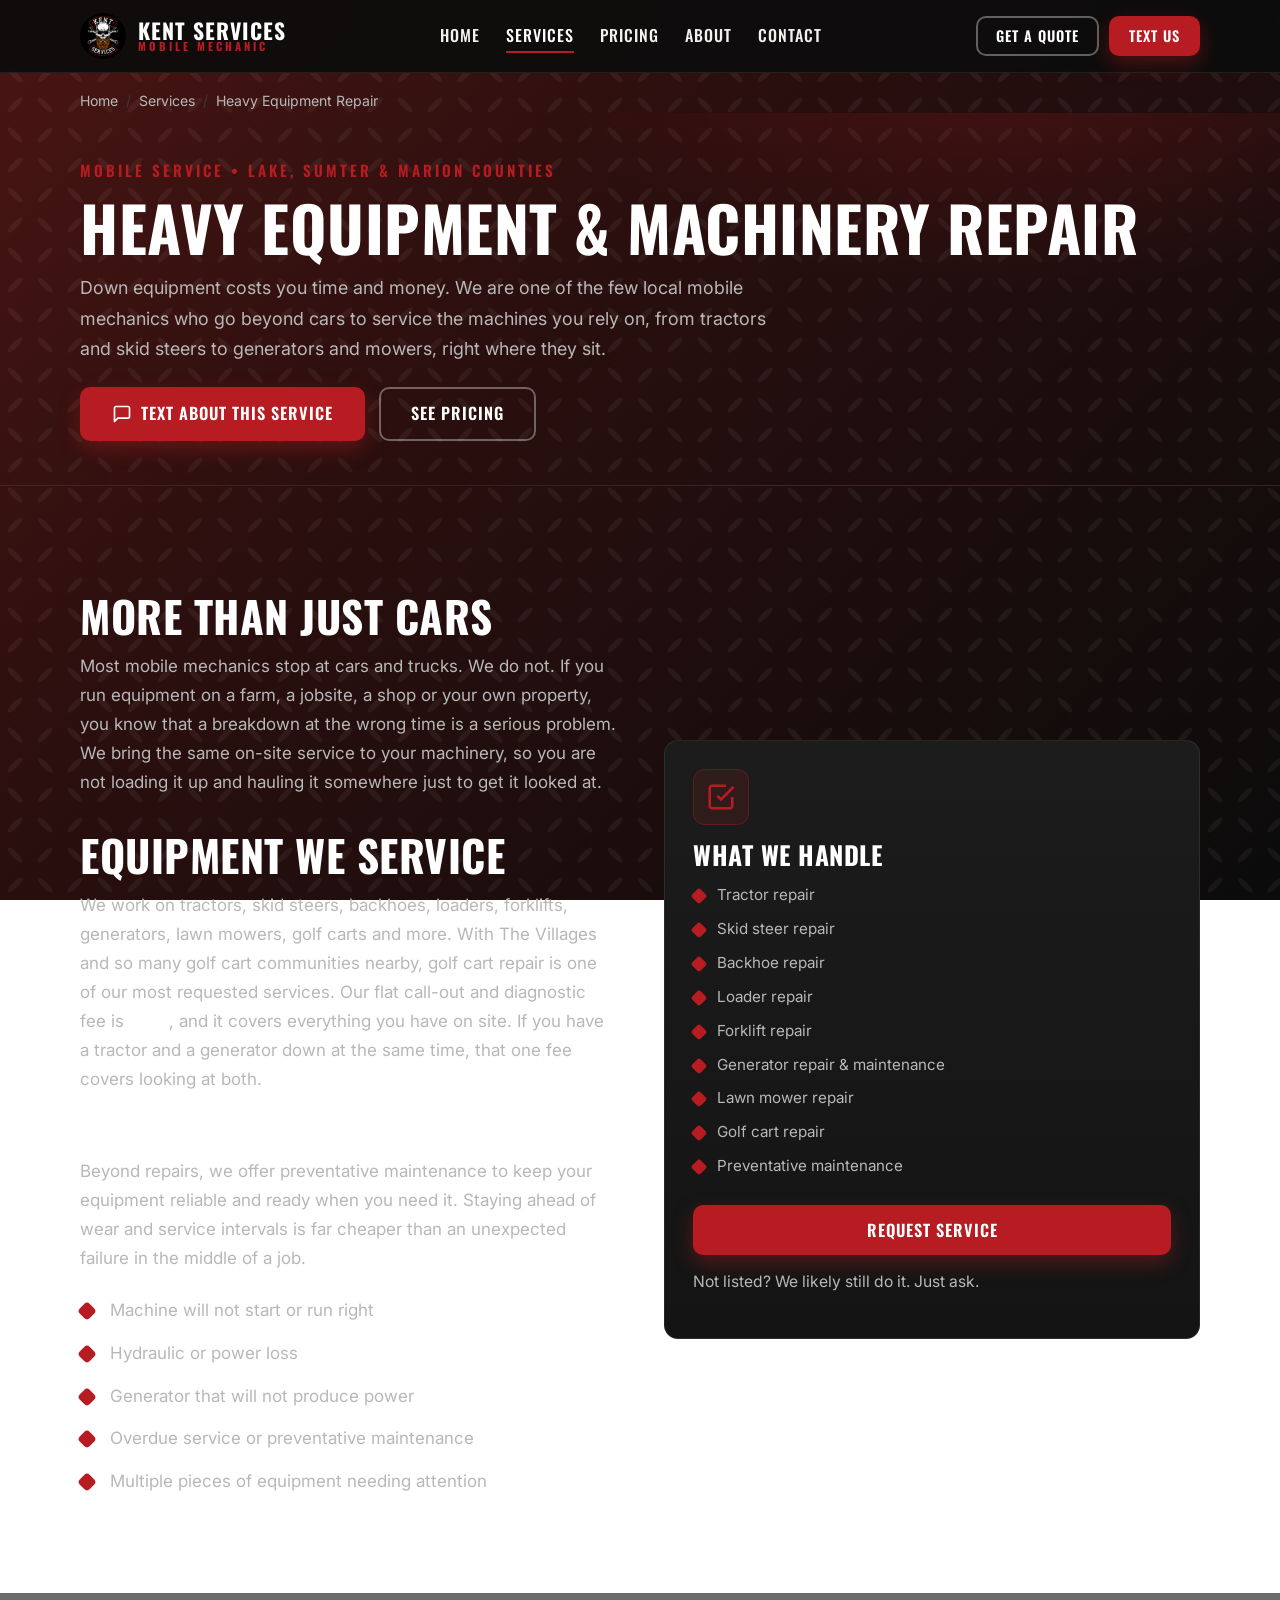
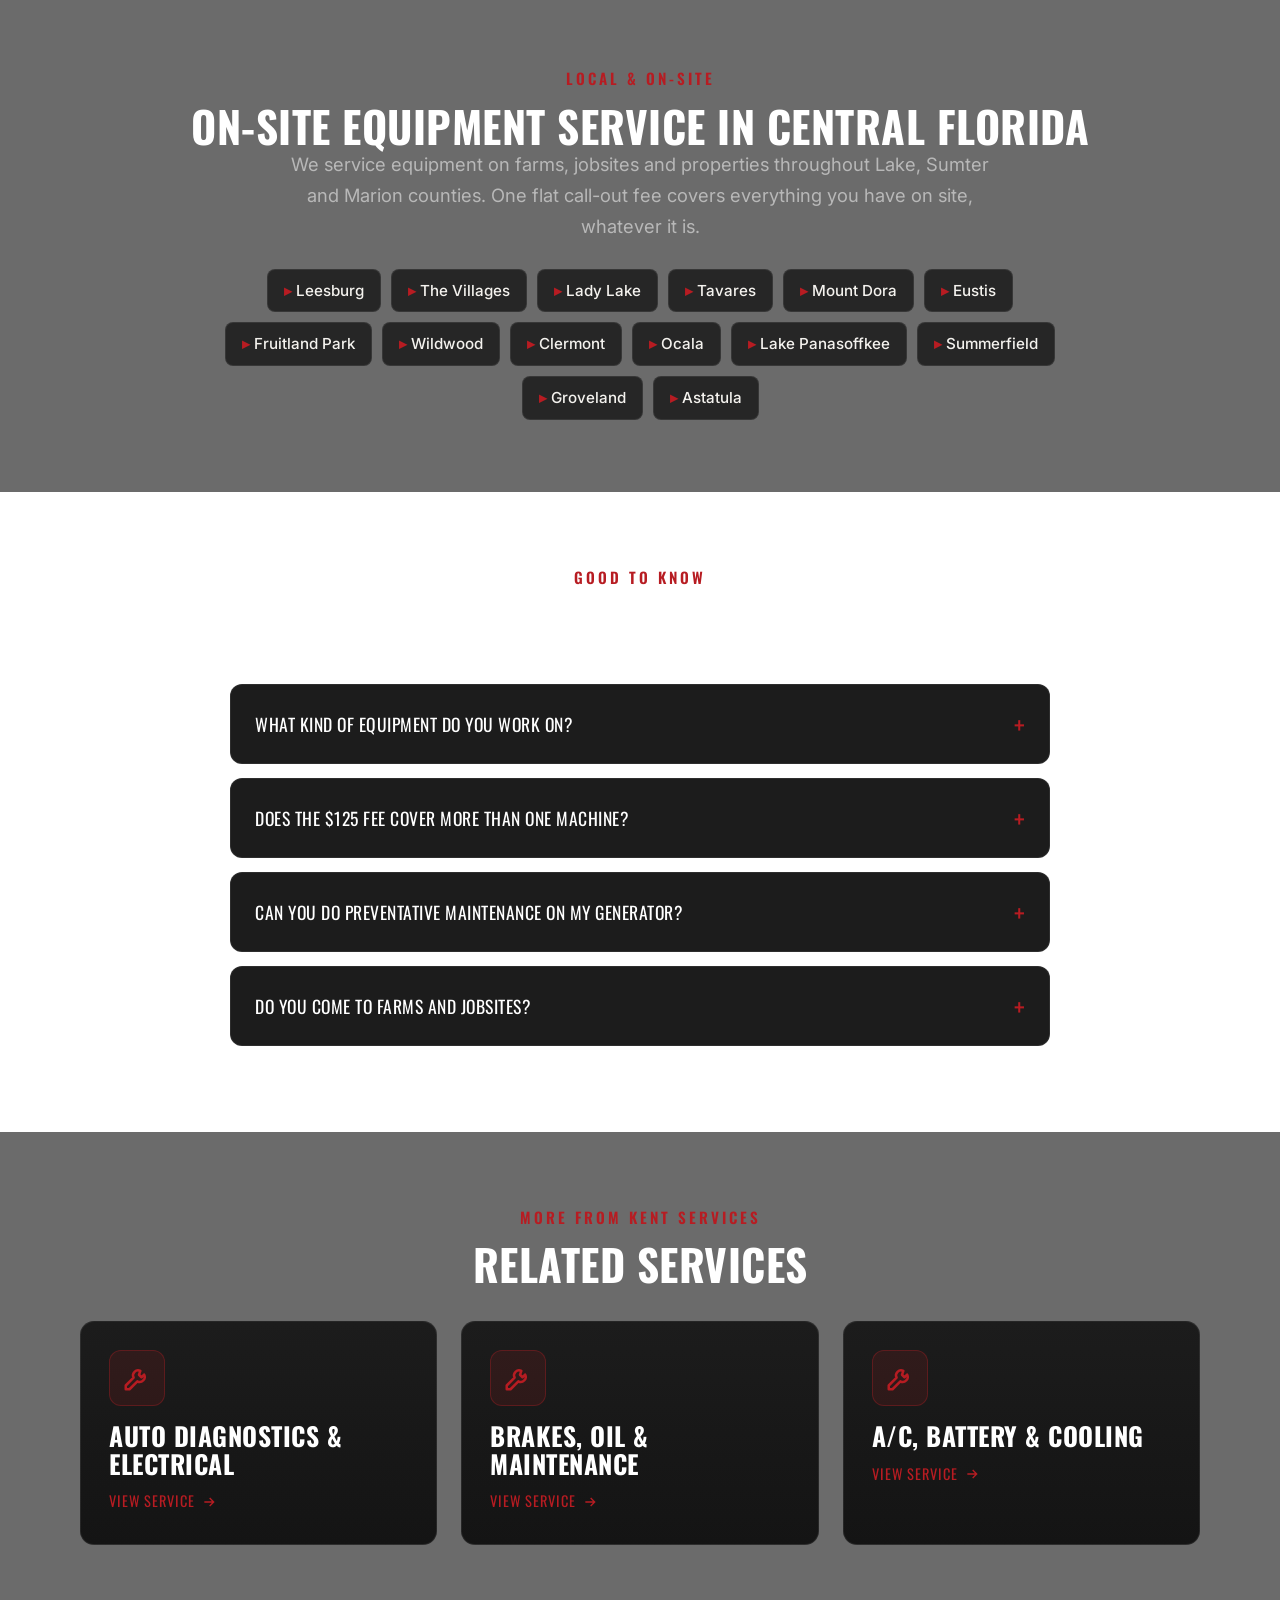
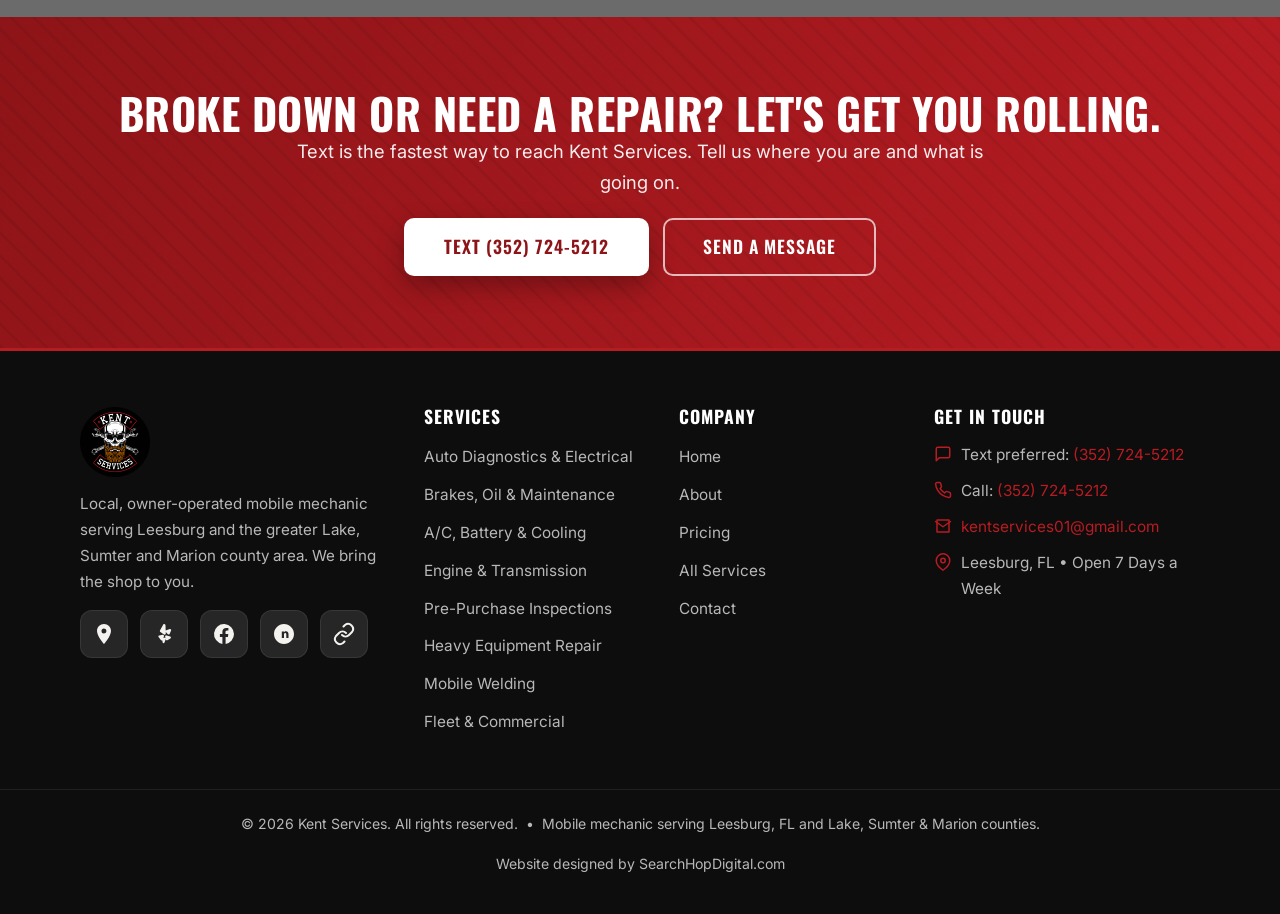
<file: equipment-repair.html>
<!DOCTYPE html>
<html lang="en">
<head>
<!-- Google tag (gtag.js) -->
<script async src="https://www.googletagmanager.com/gtag/js?id=G-9JGWHBW39Y"></script>
<script>
  window.dataLayer = window.dataLayer || [];
  function gtag(){dataLayer.push(arguments);}
  gtag('js', new Date());

  gtag('config', 'G-9JGWHBW39Y');
</script>
<meta charset="UTF-8">
<meta name="viewport" content="width=device-width, initial-scale=1">
<script>document.documentElement.classList.add("js");</script>
<title>Mobile Equipment Repair in Leesburg, FL | Tractors, Skid Steers, Generators | Kent Services</title>
<meta name="description" content="On-site repair for tractors, skid steers, backhoes, loaders, forklifts, generators and mowers in Leesburg and Lake County, FL. Kent Services keeps your equipment running. Text us.">
<meta name="keywords" content="mobile equipment repair Leesburg FL, tractor repair near me, skid steer repair, forklift repair, generator repair, mower repair, heavy equipment mechanic Lake County">
<meta name="author" content="Kent Services">
<meta name="robots" content="index, follow, max-image-preview:large">
<link rel="canonical" href="https://kentservicesfl.com/equipment-repair.html">
<meta property="og:type" content="website">
<meta property="og:site_name" content="Kent Services">
<meta property="og:title" content="Mobile Equipment Repair in Leesburg, FL | Tractors, Skid Steers, Generators | Kent Services">
<meta property="og:description" content="On-site repair for tractors, skid steers, backhoes, loaders, forklifts, generators and mowers in Leesburg and Lake County, FL. Kent Services keeps your equipment running. Text us.">
<meta property="og:url" content="https://kentservicesfl.com/equipment-repair.html">
<meta property="og:image" content="https://kentservicesfl.com/assets/img/og-image.png">
<meta property="og:image:width" content="1200">
<meta property="og:image:height" content="600">
<meta name="twitter:card" content="summary_large_image">
<meta name="twitter:title" content="Mobile Equipment Repair in Leesburg, FL | Tractors, Skid Steers, Generators | Kent Services">
<meta name="twitter:description" content="On-site repair for tractors, skid steers, backhoes, loaders, forklifts, generators and mowers in Leesburg and Lake County, FL. Kent Services keeps your equipment running. Text us.">
<meta name="twitter:image" content="https://kentservicesfl.com/assets/img/og-image.png">
<meta name="theme-color" content="#141414">
<link rel="icon" href="assets/img/favicon.ico" sizes="any">
<link rel="icon" type="image/png" sizes="32x32" href="assets/img/favicon-32x32.png">
<link rel="icon" type="image/png" sizes="16x16" href="assets/img/favicon-16x16.png">
<link rel="apple-touch-icon" href="assets/img/apple-touch-icon.png">
<link rel="manifest" href="site.webmanifest">
<link rel="preconnect" href="https://fonts.googleapis.com">
<link rel="preconnect" href="https://fonts.gstatic.com" crossorigin>
<link href="https://fonts.googleapis.com/css2?family=Inter:wght@400;500;600;700&family=Oswald:wght@500;600;700&display=swap" rel="stylesheet">
<link rel="stylesheet" href="assets/css/styles.css">
<script type="application/ld+json">
{ "@context":"https://schema.org","@type":"Service","serviceType":"Mobile Heavy Equipment and Machinery Repair","name":"Mobile Heavy Equipment and Machinery Repair","description":"On-site repair for tractors, skid steers, backhoes, loaders, forklifts, generators and mowers in Leesburg and Lake County, FL. Kent Services keeps your equipment running. Text us.","url":"https://kentservicesfl.com/equipment-repair.html",
  "provider":{"@type":"AutoRepair","name":"Kent Services","telephone":"+1-352-724-5212","email":"kentservices01@gmail.com","url":"https://kentservicesfl.com/","address":{"@type":"PostalAddress","addressLocality":"Leesburg","addressRegion":"FL","addressCountry":"US"}},
  "areaServed":[{"@type":"AdministrativeArea","name":"Lake County, FL"},{"@type":"AdministrativeArea","name":"Sumter County, FL"},{"@type":"AdministrativeArea","name":"Marion County, FL"}] }
</script>
<script type="application/ld+json">
{ "@context":"https://schema.org","@type":"BreadcrumbList","itemListElement":[{ "@type": "ListItem", "position": 1, "name": "Home", "item": "https://kentservicesfl.com/" }, { "@type": "ListItem", "position": 2, "name": "Services", "item": "https://kentservicesfl.com/services.html" }, { "@type": "ListItem", "position": 3, "name": "Heavy Equipment Repair", "item": "https://kentservicesfl.com/equipment-repair.html" }] }
</script>
<script type="application/ld+json">
{ "@context":"https://schema.org","@type":"FAQPage","mainEntity":[{ "@type":"Question","name":"What kind of equipment do you work on?","acceptedAnswer":{"@type":"Answer","text":"Tractors, skid steers, backhoes, loaders, forklifts, generators and lawn mowers, among others. If it has an engine or hydraulics and needs a repair on site, ask us."} }, { "@type":"Question","name":"Does the $125 fee cover more than one machine?","acceptedAnswer":{"@type":"Answer","text":"Yes. The $125 call-out is per visit, not per machine. If you have a tractor and a generator down at once, that one fee covers looking at both."} }, { "@type":"Question","name":"Can you do preventative maintenance on my generator?","acceptedAnswer":{"@type":"Answer","text":"We can. Regular service keeps a generator ready for when you actually need it, and we can set up a maintenance routine that fits your equipment."} }, { "@type":"Question","name":"Do you come to farms and jobsites?","acceptedAnswer":{"@type":"Answer","text":"Absolutely. On-site is what we do. We bring the tools and common parts to your property or worksite across our service area."} }] }
</script>
</head>
<body>

<header class="site-header">
  <div class="container nav">
    <a href="index.html" class="brand" aria-label="Kent Services home">
      <img src="assets/img/logo-badge.png" alt="Kent Services logo" width="46" height="46">
      <span class="brand-name">Kent Services<span>Mobile Mechanic</span></span>
    </a>
    <ul class="nav-links">
      <li><a href="index.html">Home</a></li>
      <li class="has-drop">
        <a href="services.html" class="active">Services</a>
        <div class="drop">
          <a href="auto-diagnostics-electrical.html">Auto Diagnostics &amp; Electrical</a>
          <a href="brakes-oil-maintenance.html">Brakes, Oil &amp; Maintenance</a>
          <a href="ac-battery-cooling.html">A/C, Battery &amp; Cooling</a>
          <a href="engine-transmission-suspension.html">Engine, Transmission &amp; Suspension</a>
          <a href="pre-purchase-inspection.html">Pre-Purchase Inspections</a>
          <a href="equipment-repair.html">Heavy Equipment Repair</a>
          <a href="mobile-welding.html">Mobile Welding</a>
          <a href="fleet.html">Fleet &amp; Commercial</a>
        </div>
      </li>
      <li><a href="pricing.html">Pricing</a></li>
      <li><a href="about.html">About</a></li>
      <li><a href="contact.html">Contact</a></li>
    </ul>
    <div class="nav-cta">
      <a href="contact.html" class="btn btn-outline">Get a Quote</a>
      <a href="sms:+13527245212" class="btn btn-primary">Text Us</a>
    </div>
    <button class="nav-toggle" aria-label="Menu" aria-expanded="false"><span></span><span></span><span></span></button>
  </div>
</header>
<nav class="mobile-bar" aria-label="Quick contact">
  <a class="mb-text" href="sms:+13527245212"><svg xmlns="http://www.w3.org/2000/svg" viewBox="0 0 24 24" fill="none" stroke="currentColor" stroke-width="2" stroke-linecap="round" stroke-linejoin="round"><path d="M21 15a2 2 0 0 1-2 2H7l-4 4V5a2 2 0 0 1 2-2h14a2 2 0 0 1 2 2z"/></svg> Text Us</a>
  <a class="mb-call" href="tel:+13527245212"><svg xmlns="http://www.w3.org/2000/svg" viewBox="0 0 24 24" fill="none" stroke="currentColor" stroke-width="2" stroke-linecap="round" stroke-linejoin="round"><path d="M22 16.92v3a2 2 0 0 1-2.18 2 19.79 19.79 0 0 1-8.63-3.07 19.5 19.5 0 0 1-6-6 19.79 19.79 0 0 1-3.07-8.67A2 2 0 0 1 4.11 2h3a2 2 0 0 1 2 1.72c.13.96.36 1.9.7 2.81a2 2 0 0 1-.45 2.11L8.09 9.91a16 16 0 0 0 6 6l1.27-1.27a2 2 0 0 1 2.11-.45c.9.34 1.85.57 2.81.7A2 2 0 0 1 22 16.92z"/></svg> Call</a>
</nav>

<div class="container"><nav class="crumbs" aria-label="Breadcrumb"><a href="index.html">Home</a><span>/</span><a href="services.html">Services</a><span>/</span>Heavy Equipment Repair</nav></div>
<section class="page-banner">
  <div class="container reveal in">
    <span class="eyebrow">Mobile Service &bull; Lake, Sumter &amp; Marion Counties</span>
    <h1>Heavy Equipment &amp; Machinery Repair</h1>
    <p>Down equipment costs you time and money. We are one of the few local mobile mechanics who go beyond cars to service the machines you rely on, from tractors and skid steers to generators and mowers, right where they sit.</p>
    <div class="btn-group" style="margin-top:22px">
      <a href="sms:+13527245212" class="btn btn-primary"><svg xmlns="http://www.w3.org/2000/svg" viewBox="0 0 24 24" fill="none" stroke="currentColor" stroke-width="2" stroke-linecap="round" stroke-linejoin="round"><path d="M21 15a2 2 0 0 1-2 2H7l-4 4V5a2 2 0 0 1 2-2h14a2 2 0 0 1 2 2z"/></svg> Text About This Service</a>
      <a href="pricing.html" class="btn btn-outline">See Pricing</a>
    </div>
  </div>
</section>
<section>
  <div class="container split">
    <div class="prose reveal"><h2>More Than Just Cars</h2>
<p>Most mobile mechanics stop at cars and trucks. We do not. If you run equipment on a farm, a jobsite, a shop or your own property, you know that a breakdown at the wrong time is a serious problem. We bring the same on-site service to your machinery, so you are not loading it up and hauling it somewhere just to get it looked at.</p>
<h2>Equipment We Service</h2>
<p>We work on tractors, skid steers, backhoes, loaders, forklifts, generators, lawn mowers, golf carts and more. With The Villages and so many golf cart communities nearby, golf cart repair is one of our most requested services. Our flat call-out and diagnostic fee is <strong>$125</strong>, and it covers everything you have on site. If you have a tractor and a generator down at the same time, that one fee covers looking at both.</p>
<h3>Keep It Running</h3>
<p>Beyond repairs, we offer preventative maintenance to keep your equipment reliable and ready when you need it. Staying ahead of wear and service intervals is far cheaper than an unexpected failure in the middle of a job.</p>
<ul><li>Machine will not start or run right</li><li>Hydraulic or power loss</li><li>Generator that will not produce power</li><li>Overdue service or preventative maintenance</li><li>Multiple pieces of equipment needing attention</li></ul></div>
    <div class="reveal d1">
      <div class="card" style="position:sticky;top:92px">
        <div class="card-icon"><svg xmlns="http://www.w3.org/2000/svg" viewBox="0 0 24 24" fill="none" stroke="currentColor" stroke-width="2"><path d="M9 11l3 3L22 4"/><path d="M21 12v7a2 2 0 0 1-2 2H5a2 2 0 0 1-2-2V5a2 2 0 0 1 2-2h11"/></svg></div>
        <h3>What We Handle</h3>
        <ul><li>Tractor repair</li><li>Skid steer repair</li><li>Backhoe repair</li><li>Loader repair</li><li>Forklift repair</li><li>Generator repair &amp; maintenance</li><li>Lawn mower repair</li><li>Golf cart repair</li><li>Preventative maintenance</li></ul>
        <a href="contact.html" class="btn btn-primary btn-block" style="margin-top:8px">Request Service</a>
        <p class="form-note" style="margin-top:14px">Not listed? We likely still do it. Just ask.</p>
      </div>
    </div>
  </div>
</section>
<section class="bg-alt">
  <div class="container">
    <div class="text-center reveal"><span class="eyebrow">Local &amp; On-Site</span><h2>On-Site Equipment Service in Central Florida</h2><p class="lead">We service equipment on farms, jobsites and properties throughout Lake, Sumter and Marion counties. One flat call-out fee covers everything you have on site, whatever it is.</p></div>
    <div class="area-tags" style="justify-content:center;max-width:900px;margin:26px auto 0">
      <span><b>&#9656;</b> Leesburg</span><span><b>&#9656;</b> The Villages</span><span><b>&#9656;</b> Lady Lake</span>
      <span><b>&#9656;</b> Tavares</span><span><b>&#9656;</b> Mount Dora</span><span><b>&#9656;</b> Eustis</span>
      <span><b>&#9656;</b> Fruitland Park</span><span><b>&#9656;</b> Wildwood</span><span><b>&#9656;</b> Clermont</span>
      <span><b>&#9656;</b> Ocala</span><span><b>&#9656;</b> Lake Panasoffkee</span><span><b>&#9656;</b> Summerfield</span><span><b>&#9656;</b> Groveland</span><span><b>&#9656;</b> Astatula</span>
    </div>
  </div>
</section>
<section>
  <div class="container">
    <div class="text-center reveal"><span class="eyebrow">Good to Know</span><h2>Questions About Heavy Equipment Repair</h2></div>
    <div class="faq" style="margin-top:36px">
<div class="faq-item reveal"><button class="faq-q" aria-expanded="false">What kind of equipment do you work on?</button><div class="faq-a"><p>Tractors, skid steers, backhoes, loaders, forklifts, generators and lawn mowers, among others. If it has an engine or hydraulics and needs a repair on site, ask us.</p></div></div>
<div class="faq-item reveal"><button class="faq-q" aria-expanded="false">Does the $125 fee cover more than one machine?</button><div class="faq-a"><p>Yes. The $125 call-out is per visit, not per machine. If you have a tractor and a generator down at once, that one fee covers looking at both.</p></div></div>
<div class="faq-item reveal"><button class="faq-q" aria-expanded="false">Can you do preventative maintenance on my generator?</button><div class="faq-a"><p>We can. Regular service keeps a generator ready for when you actually need it, and we can set up a maintenance routine that fits your equipment.</p></div></div>
<div class="faq-item reveal"><button class="faq-q" aria-expanded="false">Do you come to farms and jobsites?</button><div class="faq-a"><p>Absolutely. On-site is what we do. We bring the tools and common parts to your property or worksite across our service area.</p></div></div>
</div>
  </div>
</section>
<section class="bg-alt">
  <div class="container">
    <div class="text-center reveal"><span class="eyebrow">More From Kent Services</span><h2>Related Services</h2></div>
    <div class="grid grid-3" style="margin-top:34px"><a href="auto-diagnostics-electrical.html" class="card reveal" style="text-decoration:none;color:inherit"><div class="card-icon"><svg xmlns="http://www.w3.org/2000/svg" viewBox="0 0 24 24" fill="none" stroke="currentColor" stroke-width="2" stroke-linecap="round" stroke-linejoin="round"><path d="M14.7 6.3a4 4 0 0 0-5.4 5.4L3 18v3h3l6.3-6.3a4 4 0 0 0 5.4-5.4l-2.1 2.1-2-2z"/></svg></div><h3>Auto Diagnostics &amp; Electrical</h3><span class="card-link">View service <svg xmlns="http://www.w3.org/2000/svg" width="16" height="16" viewBox="0 0 24 24" fill="none" stroke="currentColor" stroke-width="2"><path d="M5 12h14M13 6l6 6-6 6"/></svg></span></a><a href="brakes-oil-maintenance.html" class="card reveal" style="text-decoration:none;color:inherit"><div class="card-icon"><svg xmlns="http://www.w3.org/2000/svg" viewBox="0 0 24 24" fill="none" stroke="currentColor" stroke-width="2" stroke-linecap="round" stroke-linejoin="round"><path d="M14.7 6.3a4 4 0 0 0-5.4 5.4L3 18v3h3l6.3-6.3a4 4 0 0 0 5.4-5.4l-2.1 2.1-2-2z"/></svg></div><h3>Brakes, Oil &amp; Maintenance</h3><span class="card-link">View service <svg xmlns="http://www.w3.org/2000/svg" width="16" height="16" viewBox="0 0 24 24" fill="none" stroke="currentColor" stroke-width="2"><path d="M5 12h14M13 6l6 6-6 6"/></svg></span></a><a href="ac-battery-cooling.html" class="card reveal" style="text-decoration:none;color:inherit"><div class="card-icon"><svg xmlns="http://www.w3.org/2000/svg" viewBox="0 0 24 24" fill="none" stroke="currentColor" stroke-width="2" stroke-linecap="round" stroke-linejoin="round"><path d="M14.7 6.3a4 4 0 0 0-5.4 5.4L3 18v3h3l6.3-6.3a4 4 0 0 0 5.4-5.4l-2.1 2.1-2-2z"/></svg></div><h3>A/C, Battery &amp; Cooling</h3><span class="card-link">View service <svg xmlns="http://www.w3.org/2000/svg" width="16" height="16" viewBox="0 0 24 24" fill="none" stroke="currentColor" stroke-width="2"><path d="M5 12h14M13 6l6 6-6 6"/></svg></span></a></div>
  </div>
</section>
<section class="cta-band">
  <div class="container">
    <h2>Broke Down or Need a Repair? Let's Get You Rolling.</h2>
    <p class="lead" style="color:rgba(255,255,255,.92)">Text is the fastest way to reach Kent Services. Tell us where you are and what is going on.</p>
    <div class="btn-group" style="justify-content:center;margin-top:20px">
      <a href="sms:+13527245212" class="btn btn-primary btn-lg">Text (352) 724-5212</a>
      <a href="contact.html" class="btn btn-outline btn-lg">Send a Message</a>
    </div>
  </div>
</section>

<footer class="site-footer">
  <div class="container footer-grid">
    <div class="footer-brand">
      <img src="assets/img/logo-badge.png" alt="Kent Services logo" width="70" height="70">
      <p>Local, owner-operated mobile mechanic serving Leesburg and the greater Lake, Sumter and Marion county area. We bring the shop to you.</p>
      <div class="socials" style="margin-top:14px">
        <a class="social-glyph" href="https://maps.app.goo.gl/eLYpQMuaLuy7Pzw57" target="_blank" rel="noopener" aria-label="Google Business Profile"><svg xmlns="http://www.w3.org/2000/svg" viewBox="0 0 24 24" fill="currentColor"><path d="M12 2C8.1 2 5 5.1 5 9c0 5.2 7 13 7 13s7-7.8 7-13c0-3.9-3.1-7-7-7zm0 9.5A2.5 2.5 0 1 1 12 6.5a2.5 2.5 0 0 1 0 5z"/></svg></a>
        <a class="social-glyph" href="https://www.yelp.com/biz/kent-services-leesburg" target="_blank" rel="noopener" aria-label="Yelp"><svg xmlns="http://www.w3.org/2000/svg" viewBox="0 0 24 24" fill="currentColor"><path d="M11.5 2.2c.9-.3 2 .3 2 1.3l.3 8.1c0 .9-1 1.5-1.8 1L8.4 10c-.6-.4-.7-1.2-.3-1.8L11 3c.1-.3.3-.6.5-.8zM7.3 13.6l3.3-.9c.9-.2 1.7.6 1.4 1.5l-1.2 3.6c-.3.9-1.5 1-2 .3L6.6 15c-.5-.7-.1-1.7.7-1.4zm5.9 1.3c-.3-.9.5-1.7 1.4-1.5l3.6 1c.9.2 1 1.5.2 2l-3 1.8c-.8.5-1.7-.2-1.6-1.1zM14 10.2c-.7-.5-.5-1.6.3-1.9l3.5-1.2c.9-.3 1.7.6 1.3 1.5l-1.5 3.3c-.4.8-1.5.9-2 .2zm-1.6 5.6c.8-.3 1.6.5 1.3 1.4l-1.2 3.4c-.3.9-1.6.8-1.9-.1l-.4-3.3c-.1-.7.5-1.2 1.1-1.1z"/></svg></a>
        <a class="social-glyph" href="https://www.facebook.com/Kentservices01" target="_blank" rel="noopener" aria-label="Facebook"><svg xmlns="http://www.w3.org/2000/svg" viewBox="0 0 24 24" fill="currentColor"><path d="M22 12a10 10 0 1 0-11.6 9.9v-7H7.9V12h2.5V9.8c0-2.5 1.5-3.9 3.8-3.9 1.1 0 2.2.2 2.2.2v2.5h-1.3c-1.2 0-1.6.8-1.6 1.6V12h2.8l-.4 2.9h-2.3v7A10 10 0 0 0 22 12z"/></svg></a>
        <a class="social-glyph" href="https://nextdoor.com/page/kent-services-leesburg-fl" target="_blank" rel="noopener" aria-label="Nextdoor"><svg xmlns="http://www.w3.org/2000/svg" viewBox="0 0 24 24" fill="currentColor"><path d="M12 2C6.5 2 2 6.5 2 12s4.5 10 10 10 10-4.5 10-10S17.5 2 12 2zm4.5 14h-2.2v-3.6c0-.9-.3-1.5-1.1-1.5-.6 0-1 .4-1.1.8-.1.2-.1.4-.1.6V16H9.8s0-6 0-6.6h2.2v.9c.3-.5.8-1.1 2-1.1 1.5 0 2.5 1 2.5 3V16z"/></svg></a>
        <a class="social-glyph" href="https://linktr.ee/kentservices01" target="_blank" rel="noopener" aria-label="All links"><svg xmlns="http://www.w3.org/2000/svg" viewBox="0 0 24 24" fill="none" stroke="currentColor" stroke-width="2" stroke-linecap="round" stroke-linejoin="round"><path d="M10 13a5 5 0 0 0 7 0l3-3a5 5 0 0 0-7-7l-1.5 1.5"/><path d="M14 11a5 5 0 0 0-7 0l-3 3a5 5 0 0 0 7 7l1.5-1.5"/></svg></a>
      </div>
    </div>
    <div>
      <h4>Services</h4>
      <ul class="footer-links">
        <li><a href="auto-diagnostics-electrical.html">Auto Diagnostics &amp; Electrical</a></li>
        <li><a href="brakes-oil-maintenance.html">Brakes, Oil &amp; Maintenance</a></li>
        <li><a href="ac-battery-cooling.html">A/C, Battery &amp; Cooling</a></li>
        <li><a href="engine-transmission-suspension.html">Engine &amp; Transmission</a></li>
        <li><a href="pre-purchase-inspection.html">Pre-Purchase Inspections</a></li>
        <li><a href="equipment-repair.html">Heavy Equipment Repair</a></li>
        <li><a href="mobile-welding.html">Mobile Welding</a></li>
        <li><a href="fleet.html">Fleet &amp; Commercial</a></li>
      </ul>
    </div>
    <div>
      <h4>Company</h4>
      <ul class="footer-links">
        <li><a href="index.html">Home</a></li>
        <li><a href="about.html">About</a></li>
        <li><a href="pricing.html">Pricing</a></li>
        <li><a href="services.html">All Services</a></li>
        <li><a href="contact.html">Contact</a></li>
      </ul>
    </div>
    <div>
      <h4>Get in Touch</h4>
      <ul class="footer-contact">
        <li><svg xmlns="http://www.w3.org/2000/svg" viewBox="0 0 24 24" fill="none" stroke="currentColor" stroke-width="2" stroke-linecap="round" stroke-linejoin="round"><path d="M21 15a2 2 0 0 1-2 2H7l-4 4V5a2 2 0 0 1 2-2h14a2 2 0 0 1 2 2z"/></svg><span>Text preferred: <a href="sms:+13527245212">(352) 724-5212</a></span></li>
        <li><svg xmlns="http://www.w3.org/2000/svg" viewBox="0 0 24 24" fill="none" stroke="currentColor" stroke-width="2" stroke-linecap="round" stroke-linejoin="round"><path d="M22 16.92v3a2 2 0 0 1-2.18 2 19.79 19.79 0 0 1-8.63-3.07 19.5 19.5 0 0 1-6-6 19.79 19.79 0 0 1-3.07-8.67A2 2 0 0 1 4.11 2h3a2 2 0 0 1 2 1.72c.13.96.36 1.9.7 2.81a2 2 0 0 1-.45 2.11L8.09 9.91a16 16 0 0 0 6 6l1.27-1.27a2 2 0 0 1 2.11-.45c.9.34 1.85.57 2.81.7A2 2 0 0 1 22 16.92z"/></svg><span>Call: <a href="tel:+13527245212">(352) 724-5212</a></span></li>
        <li><svg xmlns="http://www.w3.org/2000/svg" viewBox="0 0 24 24" fill="none" stroke="currentColor" stroke-width="2" stroke-linecap="round" stroke-linejoin="round"><path d="M4 4h16v16H4z"/><path d="M22 6l-10 7L2 6"/></svg><span><a href="mailto:kentservices01@gmail.com">kentservices01@gmail.com</a></span></li>
        <li><svg xmlns="http://www.w3.org/2000/svg" viewBox="0 0 24 24" fill="none" stroke="currentColor" stroke-width="2" stroke-linecap="round" stroke-linejoin="round"><path d="M21 10c0 7-9 13-9 13s-9-6-9-13a9 9 0 0 1 18 0z"/><circle cx="12" cy="10" r="3"/></svg><span>Leesburg, FL &bull; Open 7 Days a Week</span></li>
      </ul>
    </div>
  </div>
  <div class="footer-bottom">
    <div class="container">
      <p>&copy; <span class="js-year">2026</span> Kent Services. All rights reserved. &nbsp;&bull;&nbsp; Mobile mechanic serving Leesburg, FL and Lake, Sumter &amp; Marion counties.</p>
      <p style="margin-top:6px">Website designed by <a href="https://searchhopdigital.com" target="_blank" rel="noopener">SearchHopDigital.com</a></p>
    </div>
  </div>
</footer>
<script src="assets/js/main.js" defer></script>
</body>
</html>
</file>
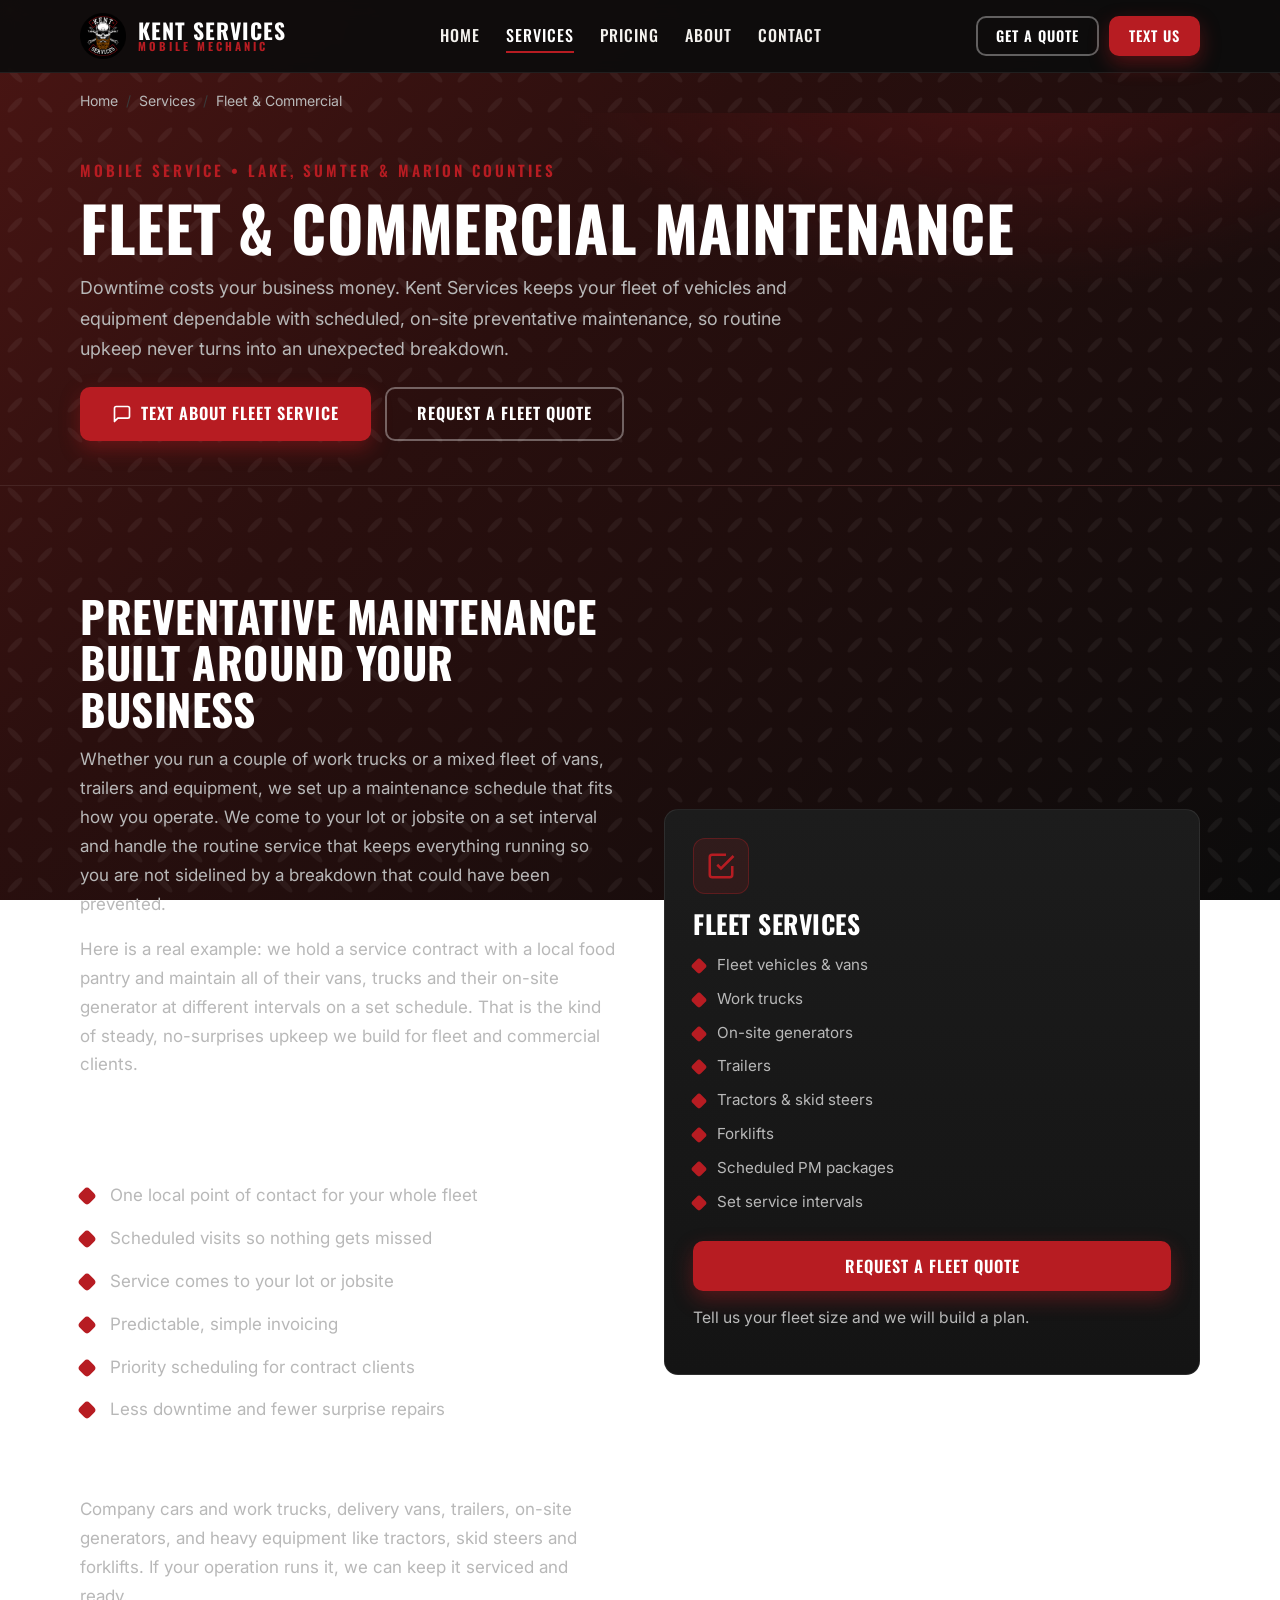
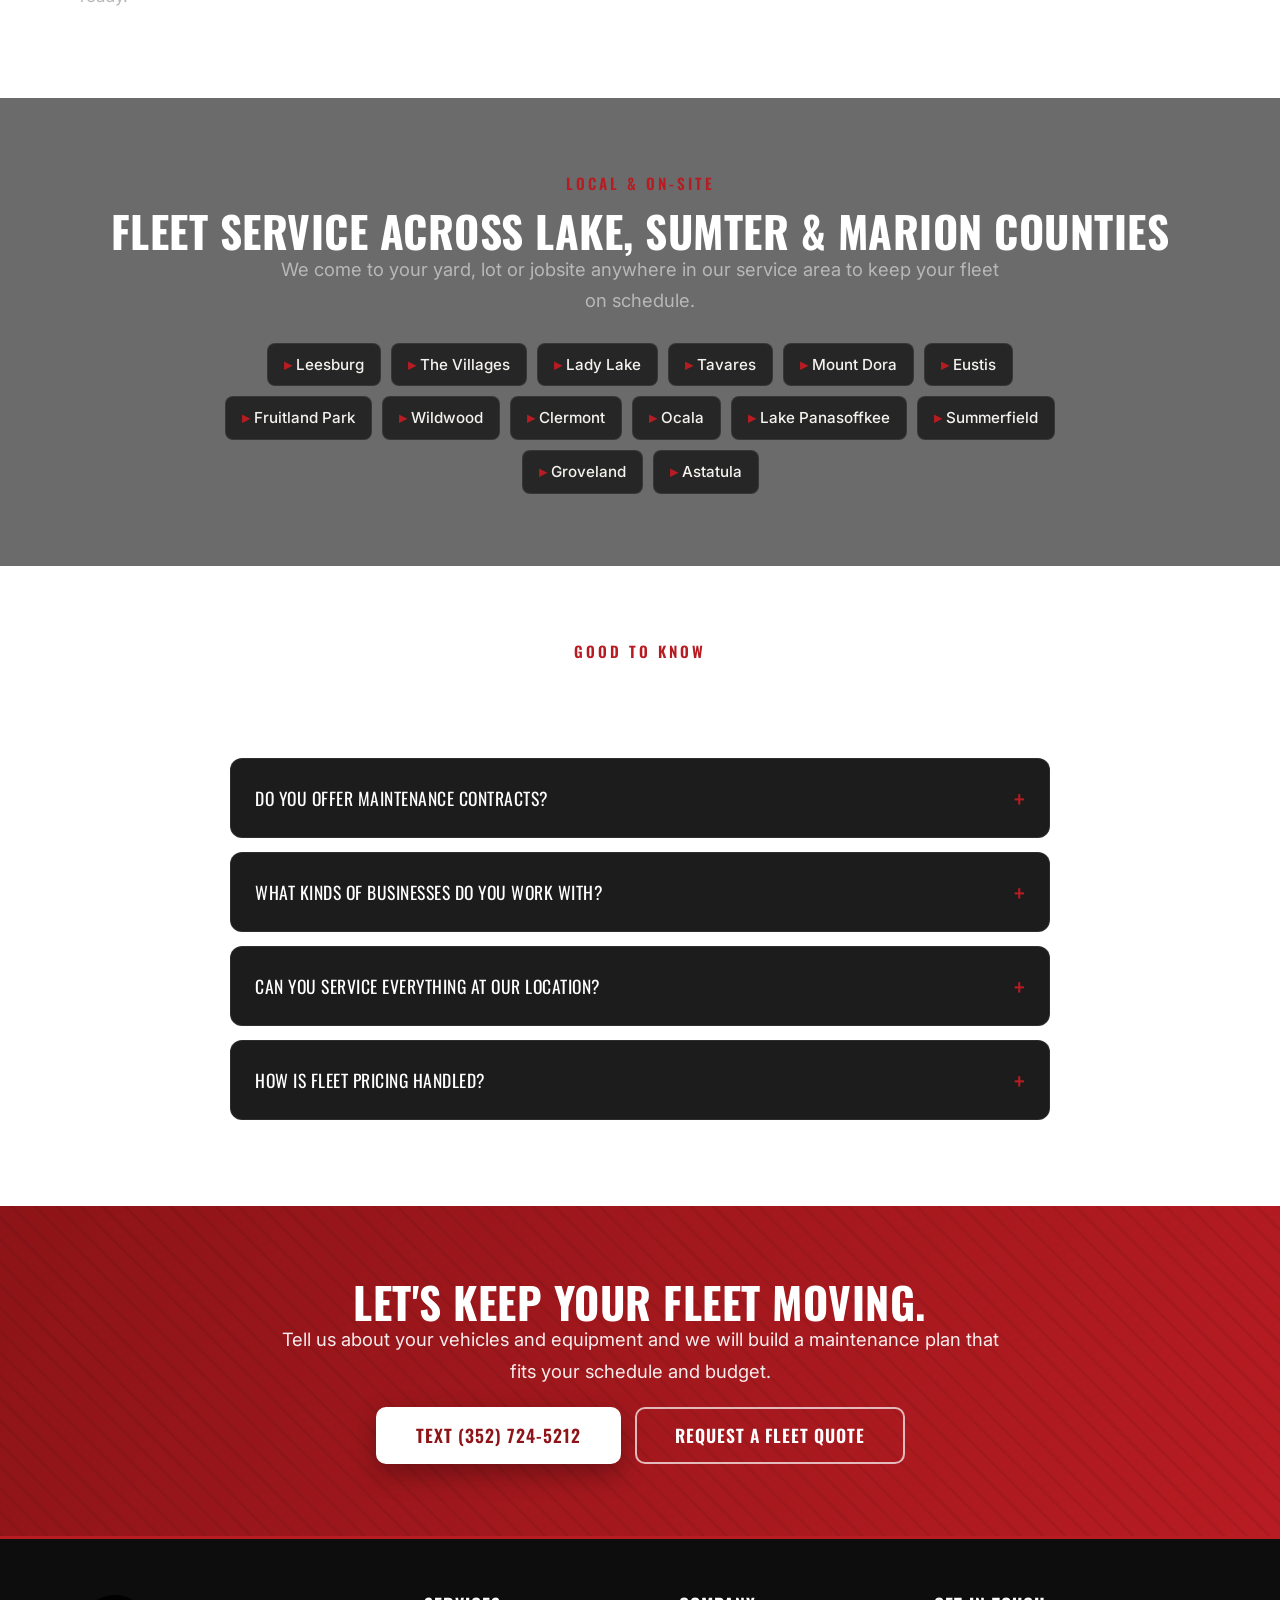
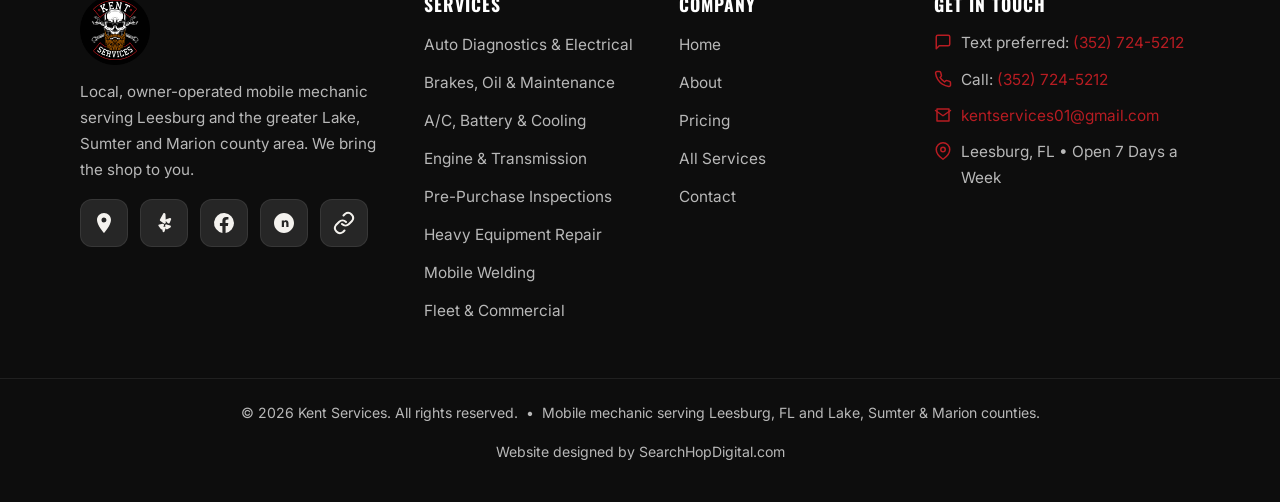
<file: fleet.html>
<!DOCTYPE html>
<html lang="en">
<head>
<!-- Google tag (gtag.js) -->
<script async src="https://www.googletagmanager.com/gtag/js?id=G-9JGWHBW39Y"></script>
<script>
  window.dataLayer = window.dataLayer || [];
  function gtag(){dataLayer.push(arguments);}
  gtag('js', new Date());

  gtag('config', 'G-9JGWHBW39Y');
</script>
<meta charset="UTF-8">
<meta name="viewport" content="width=device-width, initial-scale=1">
<script>document.documentElement.classList.add("js");</script>
<title>Fleet &amp; Commercial Vehicle Maintenance in Leesburg, FL | Kent Services</title>
<meta name="description" content="Keep your fleet running with scheduled, on-site preventative maintenance from Kent Services. Company vehicles, vans, work trucks, generators and equipment across Lake, Sumter and Marion counties, FL.">
<meta name="keywords" content="fleet maintenance Leesburg FL, commercial vehicle maintenance, fleet mechanic near me, preventative maintenance contract, work truck maintenance Lake County">
<meta name="author" content="Kent Services">
<meta name="robots" content="index, follow, max-image-preview:large">
<link rel="canonical" href="https://kentservicesfl.com/fleet.html">
<meta property="og:type" content="website">
<meta property="og:site_name" content="Kent Services">
<meta property="og:title" content="Fleet &amp; Commercial Vehicle Maintenance in Leesburg, FL | Kent Services">
<meta property="og:description" content="Scheduled, on-site preventative maintenance for fleets across Lake, Sumter and Marion counties, FL.">
<meta property="og:url" content="https://kentservicesfl.com/fleet.html">
<meta property="og:image" content="https://kentservicesfl.com/assets/img/og-image.png">
<meta property="og:image:width" content="1200">
<meta property="og:image:height" content="600">
<meta name="twitter:card" content="summary_large_image">
<meta name="twitter:title" content="Fleet &amp; Commercial Vehicle Maintenance | Kent Services">
<meta name="twitter:description" content="Scheduled, on-site preventative maintenance for fleets across Lake, Sumter and Marion counties, FL.">
<meta name="theme-color" content="#141414">
<link rel="icon" href="assets/img/favicon.ico" sizes="any">
<link rel="icon" type="image/png" sizes="32x32" href="assets/img/favicon-32x32.png">
<link rel="icon" type="image/png" sizes="16x16" href="assets/img/favicon-16x16.png">
<link rel="apple-touch-icon" href="assets/img/apple-touch-icon.png">
<link rel="manifest" href="site.webmanifest">
<link rel="preconnect" href="https://fonts.googleapis.com">
<link rel="preconnect" href="https://fonts.gstatic.com" crossorigin>
<link href="https://fonts.googleapis.com/css2?family=Inter:wght@400;500;600;700&family=Oswald:wght@500;600;700&display=swap" rel="stylesheet">
<link rel="stylesheet" href="assets/css/styles.css">
<script type="application/ld+json">
{ "@context":"https://schema.org","@type":"Service","serviceType":"Fleet and Commercial Vehicle Maintenance","name":"Fleet and Commercial Vehicle Maintenance","description":"Scheduled, on-site preventative maintenance for company fleets of vehicles and equipment across Lake, Sumter and Marion counties, Florida.","url":"https://kentservicesfl.com/fleet.html",
  "provider":{"@type":"AutoRepair","name":"Kent Services","telephone":"+1-352-724-5212","email":"kentservices01@gmail.com","url":"https://kentservicesfl.com/","address":{"@type":"PostalAddress","addressLocality":"Leesburg","addressRegion":"FL","addressCountry":"US"}},
  "areaServed":[{"@type":"AdministrativeArea","name":"Lake County, FL"},{"@type":"AdministrativeArea","name":"Sumter County, FL"},{"@type":"AdministrativeArea","name":"Marion County, FL"}] }
</script>
<script type="application/ld+json">
{ "@context":"https://schema.org","@type":"BreadcrumbList","itemListElement":[{ "@type": "ListItem", "position": 1, "name": "Home", "item": "https://kentservicesfl.com/" }, { "@type": "ListItem", "position": 2, "name": "Services", "item": "https://kentservicesfl.com/services.html" }, { "@type": "ListItem", "position": 3, "name": "Fleet & Commercial", "item": "https://kentservicesfl.com/fleet.html" }] }
</script>
<script type="application/ld+json">
{ "@context":"https://schema.org","@type":"FAQPage","mainEntity":[{ "@type":"Question","name":"Do you offer maintenance contracts?","acceptedAnswer":{"@type":"Answer","text":"Yes. We set up recurring, scheduled maintenance for fleets and commercial clients so your vehicles and equipment get serviced at the right intervals without you having to track it."} }, { "@type":"Question","name":"What kinds of businesses do you work with?","acceptedAnswer":{"@type":"Answer","text":"Any operation that runs vehicles or equipment, from nonprofits and small businesses to contractors and property managers. We currently maintain the vehicles and on-site generator for a local food pantry, among others."} }, { "@type":"Question","name":"Can you service everything at our location?","acceptedAnswer":{"@type":"Answer","text":"Yes. We come to your lot or jobsite so your vehicles and equipment stay where they are and your team keeps working."} }, { "@type":"Question","name":"How is fleet pricing handled?","acceptedAnswer":{"@type":"Answer","text":"Fleet pricing is based on the size of your fleet and the service intervals you need. Reach out and we will put together a plan and a quote that fits your operation."} }] }
</script>
</head>
<body>
<header class="site-header">
  <div class="container nav">
    <a href="index.html" class="brand" aria-label="Kent Services home">
      <img src="assets/img/logo-badge.png" alt="Kent Services logo" width="46" height="46">
      <span class="brand-name">Kent Services<span>Mobile Mechanic</span></span>
    </a>
    <ul class="nav-links">
      <li><a href="index.html">Home</a></li>
      <li class="has-drop">
        <a href="services.html" class="active">Services</a>
        <div class="drop">
          <a href="auto-diagnostics-electrical.html">Auto Diagnostics &amp; Electrical</a>
          <a href="brakes-oil-maintenance.html">Brakes, Oil &amp; Maintenance</a>
          <a href="ac-battery-cooling.html">A/C, Battery &amp; Cooling</a>
          <a href="engine-transmission-suspension.html">Engine, Transmission &amp; Suspension</a>
          <a href="pre-purchase-inspection.html">Pre-Purchase Inspections</a>
          <a href="equipment-repair.html">Heavy Equipment Repair</a>
          <a href="mobile-welding.html">Mobile Welding</a>
          <a href="fleet.html">Fleet &amp; Commercial</a>
        </div>
      </li>
      <li><a href="pricing.html">Pricing</a></li>
      <li><a href="about.html">About</a></li>
      <li><a href="contact.html">Contact</a></li>
    </ul>
    <div class="nav-cta">
      <a href="contact.html" class="btn btn-outline">Get a Quote</a>
      <a href="sms:+13527245212" class="btn btn-primary">Text Us</a>
    </div>
    <button class="nav-toggle" aria-label="Menu" aria-expanded="false"><span></span><span></span><span></span></button>
  </div>
</header>
<nav class="mobile-bar" aria-label="Quick contact">
  <a class="mb-text" href="sms:+13527245212"><svg xmlns="http://www.w3.org/2000/svg" viewBox="0 0 24 24" fill="none" stroke="currentColor" stroke-width="2" stroke-linecap="round" stroke-linejoin="round"><path d="M21 15a2 2 0 0 1-2 2H7l-4 4V5a2 2 0 0 1 2-2h14a2 2 0 0 1 2 2z"/></svg> Text Us</a>
  <a class="mb-call" href="tel:+13527245212"><svg xmlns="http://www.w3.org/2000/svg" viewBox="0 0 24 24" fill="none" stroke="currentColor" stroke-width="2" stroke-linecap="round" stroke-linejoin="round"><path d="M22 16.92v3a2 2 0 0 1-2.18 2 19.79 19.79 0 0 1-8.63-3.07 19.5 19.5 0 0 1-6-6 19.79 19.79 0 0 1-3.07-8.67A2 2 0 0 1 4.11 2h3a2 2 0 0 1 2 1.72c.13.96.36 1.9.7 2.81a2 2 0 0 1-.45 2.11L8.09 9.91a16 16 0 0 0 6 6l1.27-1.27a2 2 0 0 1 2.11-.45c.9.34 1.85.57 2.81.7A2 2 0 0 1 22 16.92z"/></svg> Call</a>
</nav>
<div class="container"><nav class="crumbs" aria-label="Breadcrumb"><a href="index.html">Home</a><span>/</span><a href="services.html">Services</a><span>/</span>Fleet &amp; Commercial</nav></div>
<section class="page-banner">
  <div class="container reveal in">
    <span class="eyebrow">Mobile Service &bull; Lake, Sumter &amp; Marion Counties</span>
    <h1>Fleet &amp; Commercial Maintenance</h1>
    <p>Downtime costs your business money. Kent Services keeps your fleet of vehicles and equipment dependable with scheduled, on-site preventative maintenance, so routine upkeep never turns into an unexpected breakdown.</p>
    <div class="btn-group" style="margin-top:22px">
      <a href="sms:+13527245212" class="btn btn-primary"><svg xmlns="http://www.w3.org/2000/svg" viewBox="0 0 24 24" fill="none" stroke="currentColor" stroke-width="2" stroke-linecap="round" stroke-linejoin="round"><path d="M21 15a2 2 0 0 1-2 2H7l-4 4V5a2 2 0 0 1 2-2h14a2 2 0 0 1 2 2z"/></svg> Text About Fleet Service</a>
      <a href="contact.html" class="btn btn-outline">Request a Fleet Quote</a>
    </div>
  </div>
</section>
<section>
  <div class="container split">
    <div class="prose reveal">
<h2>Preventative Maintenance Built Around Your Business</h2>
<p>Whether you run a couple of work trucks or a mixed fleet of vans, trailers and equipment, we set up a maintenance schedule that fits how you operate. We come to your lot or jobsite on a set interval and handle the routine service that keeps everything running so you are not sidelined by a breakdown that could have been prevented.</p>
<p>Here is a real example: we hold a service contract with a local food pantry and maintain all of their vans, trucks and their on-site generator at different intervals on a set schedule. That is the kind of steady, no-surprises upkeep we build for fleet and commercial clients.</p>
<h2>Why Fleets Work With Us</h2>
<ul><li>One local point of contact for your whole fleet</li><li>Scheduled visits so nothing gets missed</li><li>Service comes to your lot or jobsite</li><li>Predictable, simple invoicing</li><li>Priority scheduling for contract clients</li><li>Less downtime and fewer surprise repairs</li></ul>
<h3>What We Maintain</h3>
<p>Company cars and work trucks, delivery vans, trailers, on-site generators, and heavy equipment like tractors, skid steers and forklifts. If your operation runs it, we can keep it serviced and ready.</p>
    </div>
    <div class="reveal d1">
      <div class="card" style="position:sticky;top:92px">
        <div class="card-icon"><svg xmlns="http://www.w3.org/2000/svg" viewBox="0 0 24 24" fill="none" stroke="currentColor" stroke-width="2"><path d="M9 11l3 3L22 4"/><path d="M21 12v7a2 2 0 0 1-2 2H5a2 2 0 0 1-2-2V5a2 2 0 0 1 2-2h11"/></svg></div>
        <h3>Fleet Services</h3>
        <ul><li>Fleet vehicles &amp; vans</li><li>Work trucks</li><li>On-site generators</li><li>Trailers</li><li>Tractors &amp; skid steers</li><li>Forklifts</li><li>Scheduled PM packages</li><li>Set service intervals</li></ul>
        <a href="contact.html" class="btn btn-primary btn-block" style="margin-top:8px">Request a Fleet Quote</a>
        <p class="form-note" style="margin-top:14px">Tell us your fleet size and we will build a plan.</p>
      </div>
    </div>
  </div>
</section>
<section class="bg-alt">
  <div class="container">
    <div class="text-center reveal"><span class="eyebrow">Local &amp; On-Site</span><h2>Fleet Service Across Lake, Sumter &amp; Marion Counties</h2><p class="lead">We come to your yard, lot or jobsite anywhere in our service area to keep your fleet on schedule.</p></div>
    <div class="area-tags" style="justify-content:center;max-width:900px;margin:26px auto 0">
      <span><b>&#9656;</b> Leesburg</span><span><b>&#9656;</b> The Villages</span><span><b>&#9656;</b> Lady Lake</span><span><b>&#9656;</b> Tavares</span><span><b>&#9656;</b> Mount Dora</span><span><b>&#9656;</b> Eustis</span><span><b>&#9656;</b> Fruitland Park</span><span><b>&#9656;</b> Wildwood</span><span><b>&#9656;</b> Clermont</span><span><b>&#9656;</b> Ocala</span><span><b>&#9656;</b> Lake Panasoffkee</span><span><b>&#9656;</b> Summerfield</span><span><b>&#9656;</b> Groveland</span><span><b>&#9656;</b> Astatula</span>
    </div>
  </div>
</section>
<section>
  <div class="container">
    <div class="text-center reveal"><span class="eyebrow">Good to Know</span><h2>Questions About Fleet Service</h2></div>
    <div class="faq" style="margin-top:36px">
<div class="faq-item reveal"><button class="faq-q" aria-expanded="false">Do you offer maintenance contracts?</button><div class="faq-a"><p>Yes. We set up recurring, scheduled maintenance for fleets and commercial clients so your vehicles and equipment get serviced at the right intervals without you having to track it.</p></div></div>
<div class="faq-item reveal"><button class="faq-q" aria-expanded="false">What kinds of businesses do you work with?</button><div class="faq-a"><p>Any operation that runs vehicles or equipment, from nonprofits and small businesses to contractors and property managers. We currently maintain the vehicles and on-site generator for a local food pantry, among others.</p></div></div>
<div class="faq-item reveal"><button class="faq-q" aria-expanded="false">Can you service everything at our location?</button><div class="faq-a"><p>Yes. We come to your lot or jobsite so your vehicles and equipment stay where they are and your team keeps working.</p></div></div>
<div class="faq-item reveal"><button class="faq-q" aria-expanded="false">How is fleet pricing handled?</button><div class="faq-a"><p>Fleet pricing is based on the size of your fleet and the service intervals you need. Reach out and we will put together a plan and a quote that fits your operation.</p></div></div>
    </div>
  </div>
</section>
<section class="cta-band">
  <div class="container">
    <h2>Let's Keep Your Fleet Moving.</h2>
    <p class="lead" style="color:rgba(255,255,255,.92)">Tell us about your vehicles and equipment and we will build a maintenance plan that fits your schedule and budget.</p>
    <div class="btn-group" style="justify-content:center;margin-top:20px">
      <a href="sms:+13527245212" class="btn btn-primary btn-lg">Text (352) 724-5212</a>
      <a href="contact.html" class="btn btn-outline btn-lg">Request a Fleet Quote</a>
    </div>
  </div>
</section>
<footer class="site-footer">
  <div class="container footer-grid">
    <div class="footer-brand">
      <img src="assets/img/logo-badge.png" alt="Kent Services logo" width="70" height="70">
      <p>Local, owner-operated mobile mechanic serving Leesburg and the greater Lake, Sumter and Marion county area. We bring the shop to you.</p>
      <div class="socials" style="margin-top:14px">
        <a class="social-glyph" href="https://maps.app.goo.gl/eLYpQMuaLuy7Pzw57" target="_blank" rel="noopener" aria-label="Google Business Profile"><svg xmlns="http://www.w3.org/2000/svg" viewBox="0 0 24 24" fill="currentColor"><path d="M12 2C8.1 2 5 5.1 5 9c0 5.2 7 13 7 13s7-7.8 7-13c0-3.9-3.1-7-7-7zm0 9.5A2.5 2.5 0 1 1 12 6.5a2.5 2.5 0 0 1 0 5z"/></svg></a>
        <a class="social-glyph" href="https://www.yelp.com/biz/kent-services-leesburg" target="_blank" rel="noopener" aria-label="Yelp"><svg xmlns="http://www.w3.org/2000/svg" viewBox="0 0 24 24" fill="currentColor"><path d="M11.5 2.2c.9-.3 2 .3 2 1.3l.3 8.1c0 .9-1 1.5-1.8 1L8.4 10c-.6-.4-.7-1.2-.3-1.8L11 3c.1-.3.3-.6.5-.8zM7.3 13.6l3.3-.9c.9-.2 1.7.6 1.4 1.5l-1.2 3.6c-.3.9-1.5 1-2 .3L6.6 15c-.5-.7-.1-1.7.7-1.4zm5.9 1.3c-.3-.9.5-1.7 1.4-1.5l3.6 1c.9.2 1 1.5.2 2l-3 1.8c-.8.5-1.7-.2-1.6-1.1zM14 10.2c-.7-.5-.5-1.6.3-1.9l3.5-1.2c.9-.3 1.7.6 1.3 1.5l-1.5 3.3c-.4.8-1.5.9-2 .2zm-1.6 5.6c.8-.3 1.6.5 1.3 1.4l-1.2 3.4c-.3.9-1.6.8-1.9-.1l-.4-3.3c-.1-.7.5-1.2 1.1-1.1z"/></svg></a>
        <a class="social-glyph" href="https://www.facebook.com/Kentservices01" target="_blank" rel="noopener" aria-label="Facebook"><svg xmlns="http://www.w3.org/2000/svg" viewBox="0 0 24 24" fill="currentColor"><path d="M22 12a10 10 0 1 0-11.6 9.9v-7H7.9V12h2.5V9.8c0-2.5 1.5-3.9 3.8-3.9 1.1 0 2.2.2 2.2.2v2.5h-1.3c-1.2 0-1.6.8-1.6 1.6V12h2.8l-.4 2.9h-2.3v7A10 10 0 0 0 22 12z"/></svg></a>
        <a class="social-glyph" href="https://nextdoor.com/page/kent-services-leesburg-fl" target="_blank" rel="noopener" aria-label="Nextdoor"><svg xmlns="http://www.w3.org/2000/svg" viewBox="0 0 24 24" fill="currentColor"><path d="M12 2C6.5 2 2 6.5 2 12s4.5 10 10 10 10-4.5 10-10S17.5 2 12 2zm4.5 14h-2.2v-3.6c0-.9-.3-1.5-1.1-1.5-.6 0-1 .4-1.1.8-.1.2-.1.4-.1.6V16H9.8s0-6 0-6.6h2.2v.9c.3-.5.8-1.1 2-1.1 1.5 0 2.5 1 2.5 3V16z"/></svg></a>
        <a class="social-glyph" href="https://linktr.ee/kentservices01" target="_blank" rel="noopener" aria-label="All links"><svg xmlns="http://www.w3.org/2000/svg" viewBox="0 0 24 24" fill="none" stroke="currentColor" stroke-width="2" stroke-linecap="round" stroke-linejoin="round"><path d="M10 13a5 5 0 0 0 7 0l3-3a5 5 0 0 0-7-7l-1.5 1.5"/><path d="M14 11a5 5 0 0 0-7 0l-3 3a5 5 0 0 0 7 7l1.5-1.5"/></svg></a>
      </div>
    </div>
    <div>
      <h4>Services</h4>
      <ul class="footer-links">
        <li><a href="auto-diagnostics-electrical.html">Auto Diagnostics &amp; Electrical</a></li>
        <li><a href="brakes-oil-maintenance.html">Brakes, Oil &amp; Maintenance</a></li>
        <li><a href="ac-battery-cooling.html">A/C, Battery &amp; Cooling</a></li>
        <li><a href="engine-transmission-suspension.html">Engine &amp; Transmission</a></li>
        <li><a href="pre-purchase-inspection.html">Pre-Purchase Inspections</a></li>
        <li><a href="equipment-repair.html">Heavy Equipment Repair</a></li>
        <li><a href="mobile-welding.html">Mobile Welding</a></li>
        <li><a href="fleet.html">Fleet &amp; Commercial</a></li>
      </ul>
    </div>
    <div>
      <h4>Company</h4>
      <ul class="footer-links">
        <li><a href="index.html">Home</a></li>
        <li><a href="about.html">About</a></li>
        <li><a href="pricing.html">Pricing</a></li>
        <li><a href="services.html">All Services</a></li>
        <li><a href="contact.html">Contact</a></li>
      </ul>
    </div>
    <div>
      <h4>Get in Touch</h4>
      <ul class="footer-contact">
        <li><svg xmlns="http://www.w3.org/2000/svg" viewBox="0 0 24 24" fill="none" stroke="currentColor" stroke-width="2" stroke-linecap="round" stroke-linejoin="round"><path d="M21 15a2 2 0 0 1-2 2H7l-4 4V5a2 2 0 0 1 2-2h14a2 2 0 0 1 2 2z"/></svg><span>Text preferred: <a href="sms:+13527245212">(352) 724-5212</a></span></li>
        <li><svg xmlns="http://www.w3.org/2000/svg" viewBox="0 0 24 24" fill="none" stroke="currentColor" stroke-width="2" stroke-linecap="round" stroke-linejoin="round"><path d="M22 16.92v3a2 2 0 0 1-2.18 2 19.79 19.79 0 0 1-8.63-3.07 19.5 19.5 0 0 1-6-6 19.79 19.79 0 0 1-3.07-8.67A2 2 0 0 1 4.11 2h3a2 2 0 0 1 2 1.72c.13.96.36 1.9.7 2.81a2 2 0 0 1-.45 2.11L8.09 9.91a16 16 0 0 0 6 6l1.27-1.27a2 2 0 0 1 2.11-.45c.9.34 1.85.57 2.81.7A2 2 0 0 1 22 16.92z"/></svg><span>Call: <a href="tel:+13527245212">(352) 724-5212</a></span></li>
        <li><svg xmlns="http://www.w3.org/2000/svg" viewBox="0 0 24 24" fill="none" stroke="currentColor" stroke-width="2" stroke-linecap="round" stroke-linejoin="round"><path d="M4 4h16v16H4z"/><path d="M22 6l-10 7L2 6"/></svg><span><a href="mailto:kentservices01@gmail.com">kentservices01@gmail.com</a></span></li>
        <li><svg xmlns="http://www.w3.org/2000/svg" viewBox="0 0 24 24" fill="none" stroke="currentColor" stroke-width="2" stroke-linecap="round" stroke-linejoin="round"><path d="M21 10c0 7-9 13-9 13s-9-6-9-13a9 9 0 0 1 18 0z"/><circle cx="12" cy="10" r="3"/></svg><span>Leesburg, FL &bull; Open 7 Days a Week</span></li>
      </ul>
    </div>
  </div>
  <div class="footer-bottom">
    <div class="container">
      <p>&copy; <span class="js-year">2026</span> Kent Services. All rights reserved. &nbsp;&bull;&nbsp; Mobile mechanic serving Leesburg, FL and Lake, Sumter &amp; Marion counties.</p>
      <p style="margin-top:6px">Website designed by <a href="https://searchhopdigital.com" target="_blank" rel="noopener">SearchHopDigital.com</a></p>
    </div>
  </div>
</footer>
<script src="assets/js/main.js" defer></script>
</body>
</html>
</file>
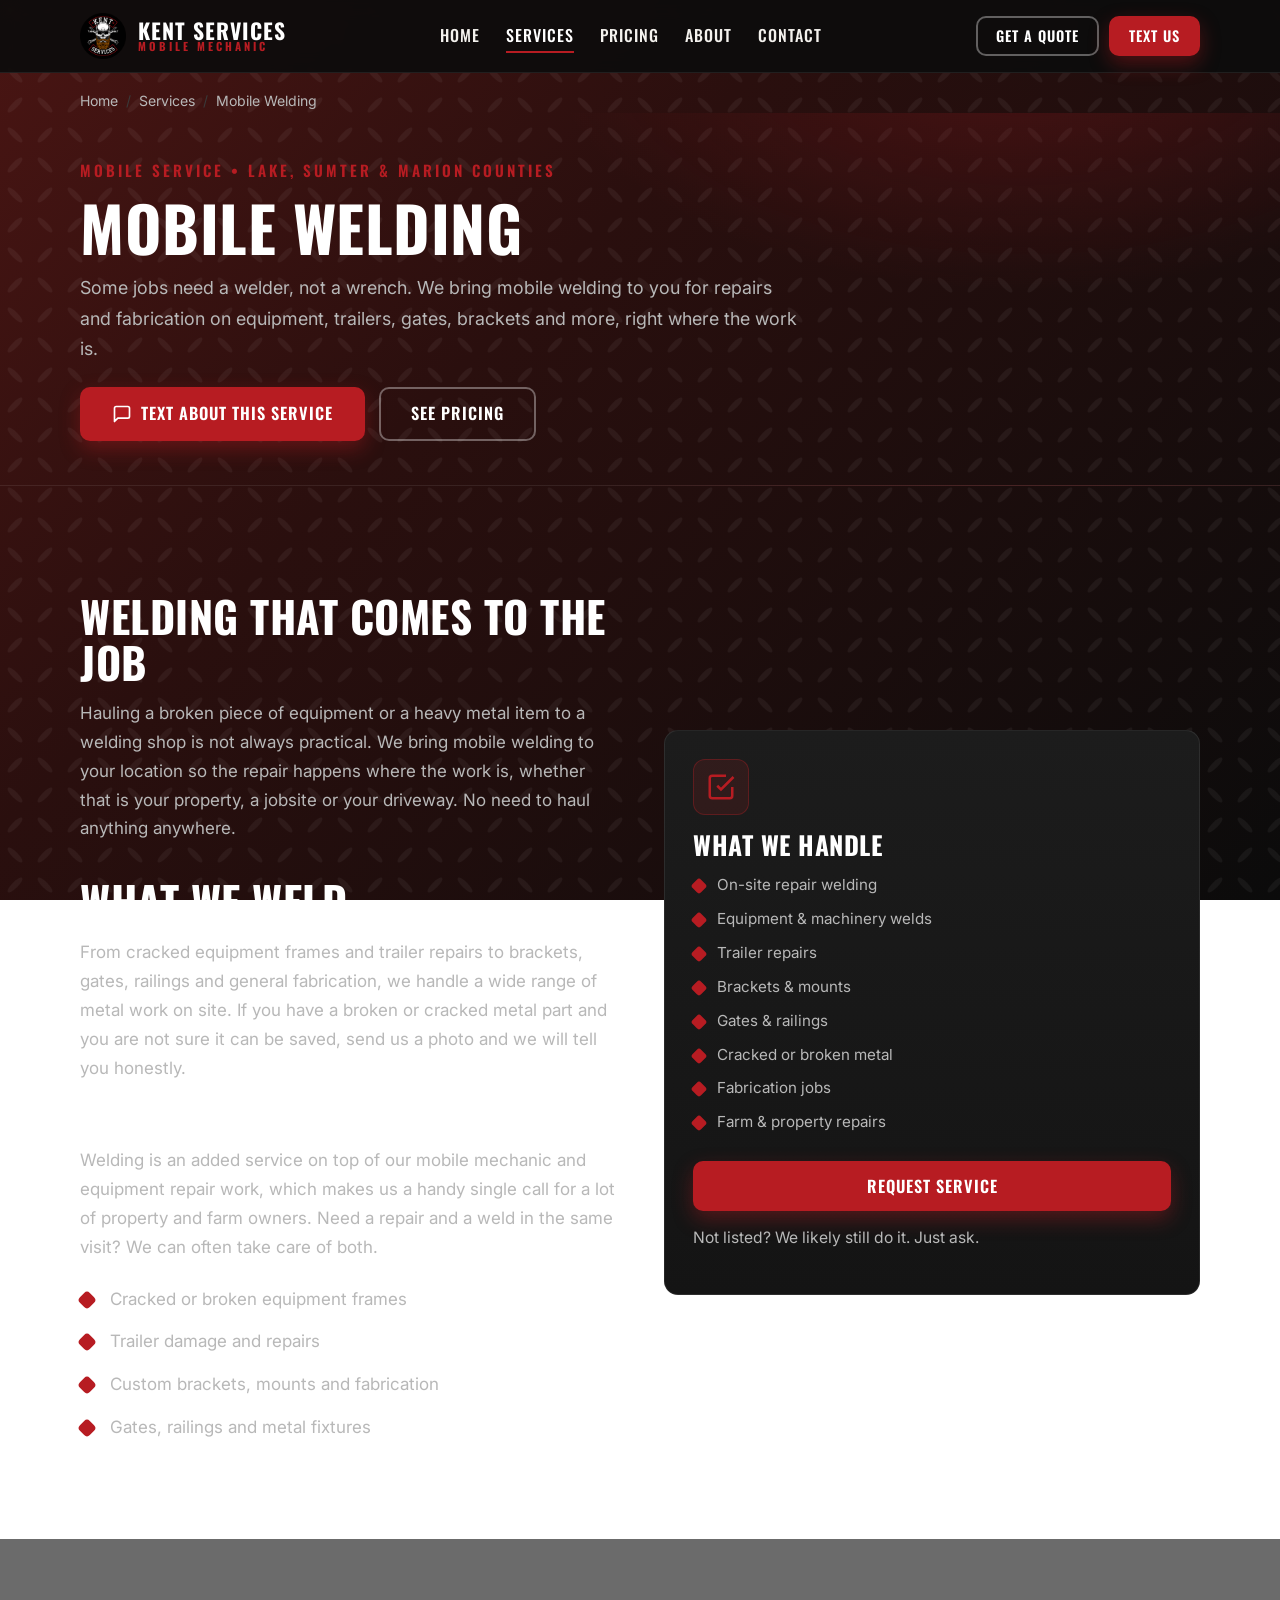
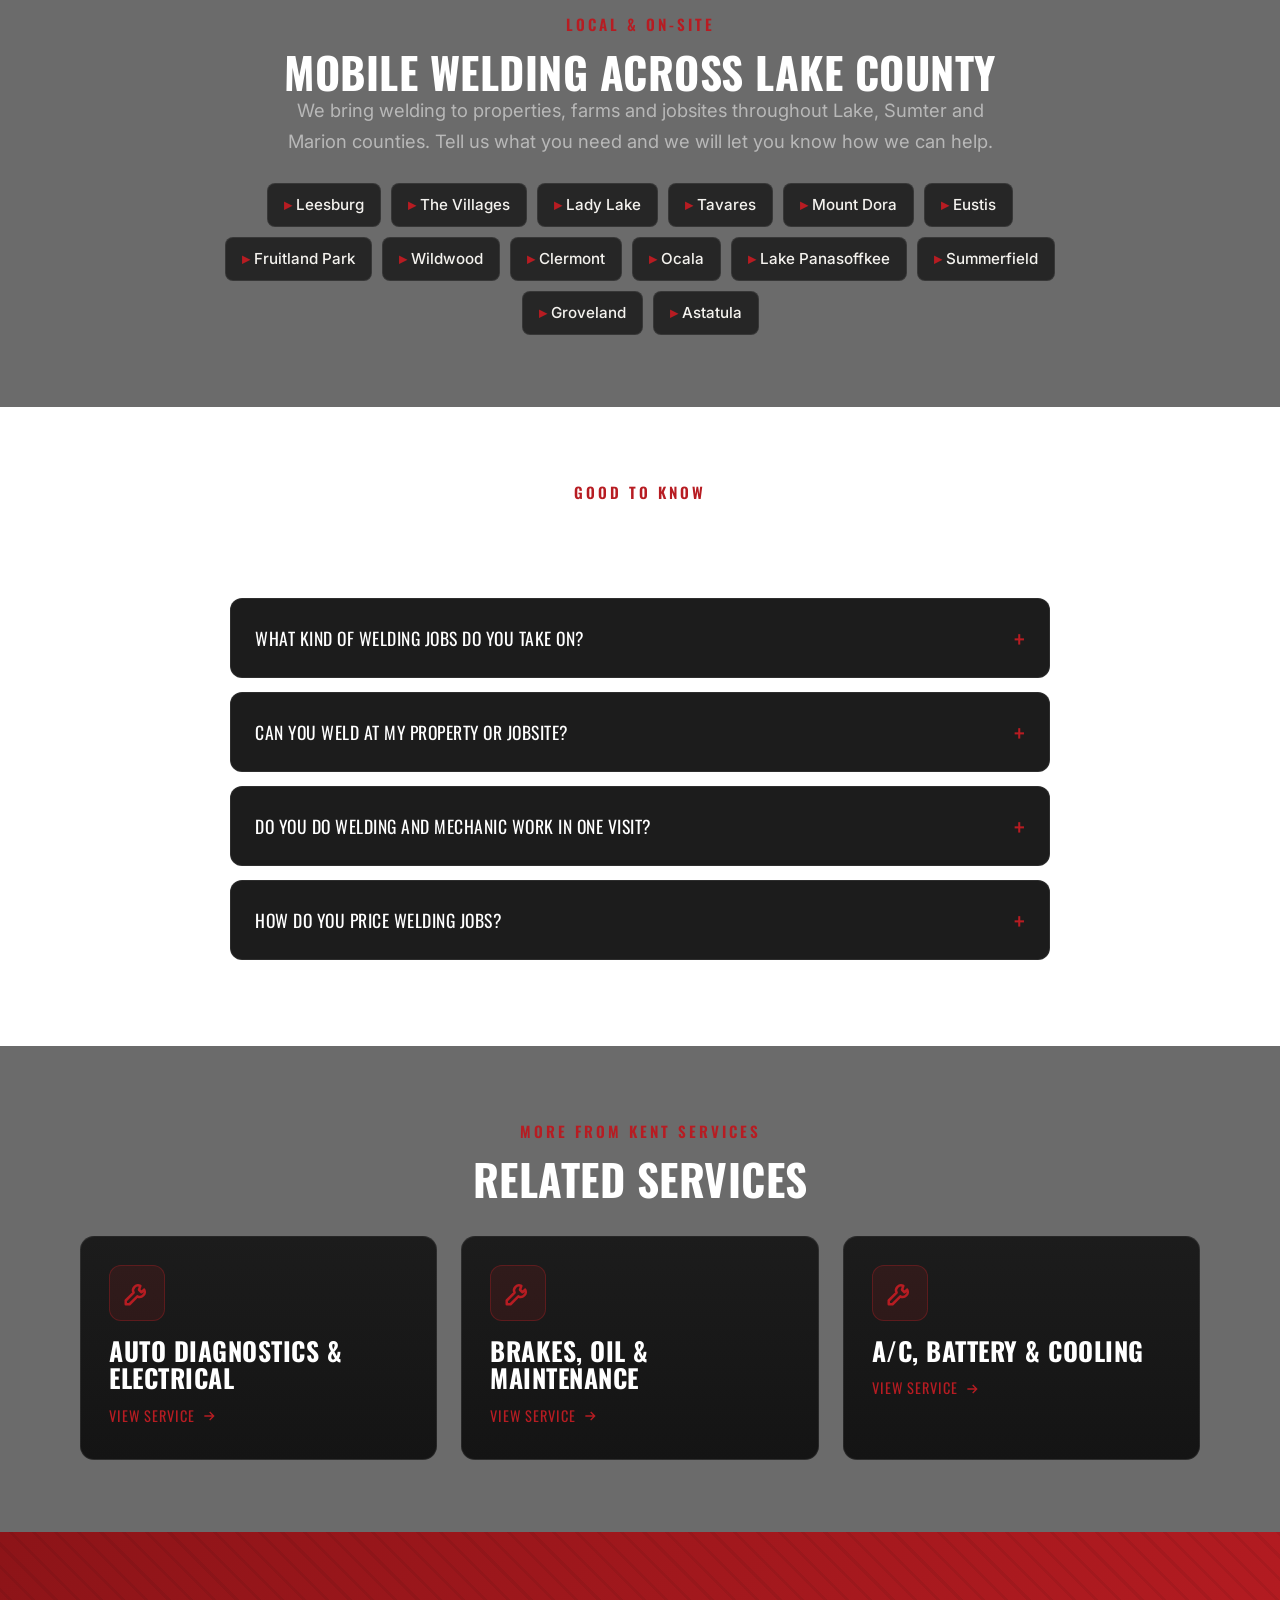
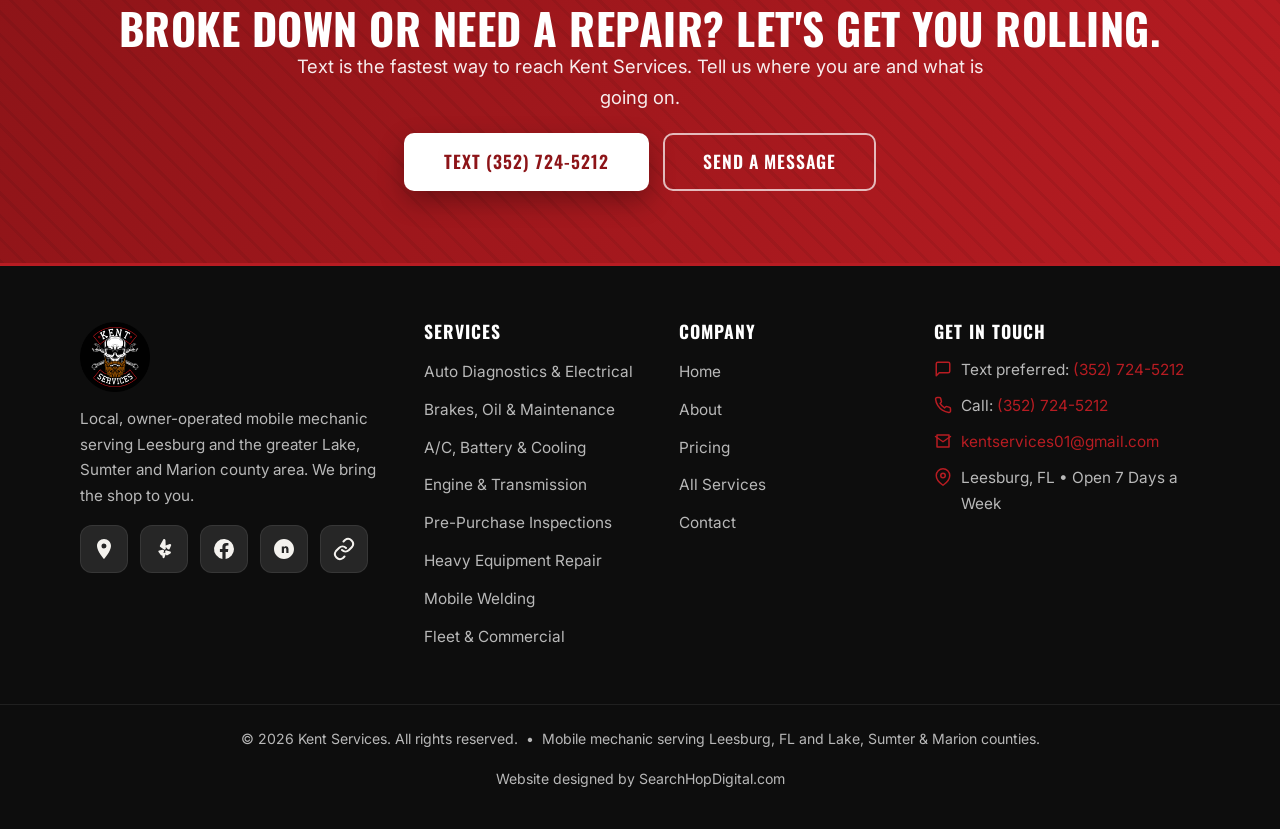
<file: mobile-welding.html>
<!DOCTYPE html>
<html lang="en">
<head>
<!-- Google tag (gtag.js) -->
<script async src="https://www.googletagmanager.com/gtag/js?id=G-9JGWHBW39Y"></script>
<script>
  window.dataLayer = window.dataLayer || [];
  function gtag(){dataLayer.push(arguments);}
  gtag('js', new Date());

  gtag('config', 'G-9JGWHBW39Y');
</script>
<meta charset="UTF-8">
<meta name="viewport" content="width=device-width, initial-scale=1">
<script>document.documentElement.classList.add("js");</script>
<title>Mobile Welding in Leesburg, FL | On-Site Welding Repairs | Kent Services</title>
<meta name="description" content="Need welding done on site? Kent Services offers mobile welding across Leesburg and Lake County, FL, for repairs, equipment, trailers and fabrication. Text us to talk through your job.">
<meta name="keywords" content="mobile welding Leesburg FL, on-site welding near me, welding repair, trailer welding, equipment welding, mobile welder Lake County FL">
<meta name="author" content="Kent Services">
<meta name="robots" content="index, follow, max-image-preview:large">
<link rel="canonical" href="https://kentservicesfl.com/mobile-welding.html">
<meta property="og:type" content="website">
<meta property="og:site_name" content="Kent Services">
<meta property="og:title" content="Mobile Welding in Leesburg, FL | On-Site Welding Repairs | Kent Services">
<meta property="og:description" content="Need welding done on site? Kent Services offers mobile welding across Leesburg and Lake County, FL, for repairs, equipment, trailers and fabrication. Text us to talk through your job.">
<meta property="og:url" content="https://kentservicesfl.com/mobile-welding.html">
<meta property="og:image" content="https://kentservicesfl.com/assets/img/og-image.png">
<meta property="og:image:width" content="1200">
<meta property="og:image:height" content="600">
<meta name="twitter:card" content="summary_large_image">
<meta name="twitter:title" content="Mobile Welding in Leesburg, FL | On-Site Welding Repairs | Kent Services">
<meta name="twitter:description" content="Need welding done on site? Kent Services offers mobile welding across Leesburg and Lake County, FL, for repairs, equipment, trailers and fabrication. Text us to talk through your job.">
<meta name="twitter:image" content="https://kentservicesfl.com/assets/img/og-image.png">
<meta name="theme-color" content="#141414">
<link rel="icon" href="assets/img/favicon.ico" sizes="any">
<link rel="icon" type="image/png" sizes="32x32" href="assets/img/favicon-32x32.png">
<link rel="icon" type="image/png" sizes="16x16" href="assets/img/favicon-16x16.png">
<link rel="apple-touch-icon" href="assets/img/apple-touch-icon.png">
<link rel="manifest" href="site.webmanifest">
<link rel="preconnect" href="https://fonts.googleapis.com">
<link rel="preconnect" href="https://fonts.gstatic.com" crossorigin>
<link href="https://fonts.googleapis.com/css2?family=Inter:wght@400;500;600;700&family=Oswald:wght@500;600;700&display=swap" rel="stylesheet">
<link rel="stylesheet" href="assets/css/styles.css">
<script type="application/ld+json">
{ "@context":"https://schema.org","@type":"Service","serviceType":"Mobile Welding Service","name":"Mobile Welding Service","description":"Need welding done on site? Kent Services offers mobile welding across Leesburg and Lake County, FL, for repairs, equipment, trailers and fabrication. Text us to talk through your job.","url":"https://kentservicesfl.com/mobile-welding.html",
  "provider":{"@type":"AutoRepair","name":"Kent Services","telephone":"+1-352-724-5212","email":"kentservices01@gmail.com","url":"https://kentservicesfl.com/","address":{"@type":"PostalAddress","addressLocality":"Leesburg","addressRegion":"FL","addressCountry":"US"}},
  "areaServed":[{"@type":"AdministrativeArea","name":"Lake County, FL"},{"@type":"AdministrativeArea","name":"Sumter County, FL"},{"@type":"AdministrativeArea","name":"Marion County, FL"}] }
</script>
<script type="application/ld+json">
{ "@context":"https://schema.org","@type":"BreadcrumbList","itemListElement":[{ "@type": "ListItem", "position": 1, "name": "Home", "item": "https://kentservicesfl.com/" }, { "@type": "ListItem", "position": 2, "name": "Services", "item": "https://kentservicesfl.com/services.html" }, { "@type": "ListItem", "position": 3, "name": "Mobile Welding", "item": "https://kentservicesfl.com/mobile-welding.html" }] }
</script>
<script type="application/ld+json">
{ "@context":"https://schema.org","@type":"FAQPage","mainEntity":[{ "@type":"Question","name":"What kind of welding jobs do you take on?","acceptedAnswer":{"@type":"Answer","text":"Repair welding and fabrication on equipment, trailers, brackets, gates, railings and general metal work. Send a photo of your project and we will tell you if we can help."} }, { "@type":"Question","name":"Can you weld at my property or jobsite?","acceptedAnswer":{"@type":"Answer","text":"Yes, that is the point of mobile welding. We come to you so you do not have to transport heavy or awkward metal items to a shop."} }, { "@type":"Question","name":"Do you do welding and mechanic work in one visit?","acceptedAnswer":{"@type":"Answer","text":"Often we can. Since we offer both, many customers have us handle a repair and a weld in the same trip. Just let us know everything you need up front."} }, { "@type":"Question","name":"How do you price welding jobs?","acceptedAnswer":{"@type":"Answer","text":"Welding varies a lot by the job, so we talk it through first, usually with a photo, and give you a clear idea of cost before we start."} }] }
</script>
</head>
<body>

<header class="site-header">
  <div class="container nav">
    <a href="index.html" class="brand" aria-label="Kent Services home">
      <img src="assets/img/logo-badge.png" alt="Kent Services logo" width="46" height="46">
      <span class="brand-name">Kent Services<span>Mobile Mechanic</span></span>
    </a>
    <ul class="nav-links">
      <li><a href="index.html">Home</a></li>
      <li class="has-drop">
        <a href="services.html" class="active">Services</a>
        <div class="drop">
          <a href="auto-diagnostics-electrical.html">Auto Diagnostics &amp; Electrical</a>
          <a href="brakes-oil-maintenance.html">Brakes, Oil &amp; Maintenance</a>
          <a href="ac-battery-cooling.html">A/C, Battery &amp; Cooling</a>
          <a href="engine-transmission-suspension.html">Engine, Transmission &amp; Suspension</a>
          <a href="pre-purchase-inspection.html">Pre-Purchase Inspections</a>
          <a href="equipment-repair.html">Heavy Equipment Repair</a>
          <a href="mobile-welding.html">Mobile Welding</a>
          <a href="fleet.html">Fleet &amp; Commercial</a>
        </div>
      </li>
      <li><a href="pricing.html">Pricing</a></li>
      <li><a href="about.html">About</a></li>
      <li><a href="contact.html">Contact</a></li>
    </ul>
    <div class="nav-cta">
      <a href="contact.html" class="btn btn-outline">Get a Quote</a>
      <a href="sms:+13527245212" class="btn btn-primary">Text Us</a>
    </div>
    <button class="nav-toggle" aria-label="Menu" aria-expanded="false"><span></span><span></span><span></span></button>
  </div>
</header>
<nav class="mobile-bar" aria-label="Quick contact">
  <a class="mb-text" href="sms:+13527245212"><svg xmlns="http://www.w3.org/2000/svg" viewBox="0 0 24 24" fill="none" stroke="currentColor" stroke-width="2" stroke-linecap="round" stroke-linejoin="round"><path d="M21 15a2 2 0 0 1-2 2H7l-4 4V5a2 2 0 0 1 2-2h14a2 2 0 0 1 2 2z"/></svg> Text Us</a>
  <a class="mb-call" href="tel:+13527245212"><svg xmlns="http://www.w3.org/2000/svg" viewBox="0 0 24 24" fill="none" stroke="currentColor" stroke-width="2" stroke-linecap="round" stroke-linejoin="round"><path d="M22 16.92v3a2 2 0 0 1-2.18 2 19.79 19.79 0 0 1-8.63-3.07 19.5 19.5 0 0 1-6-6 19.79 19.79 0 0 1-3.07-8.67A2 2 0 0 1 4.11 2h3a2 2 0 0 1 2 1.72c.13.96.36 1.9.7 2.81a2 2 0 0 1-.45 2.11L8.09 9.91a16 16 0 0 0 6 6l1.27-1.27a2 2 0 0 1 2.11-.45c.9.34 1.85.57 2.81.7A2 2 0 0 1 22 16.92z"/></svg> Call</a>
</nav>

<div class="container"><nav class="crumbs" aria-label="Breadcrumb"><a href="index.html">Home</a><span>/</span><a href="services.html">Services</a><span>/</span>Mobile Welding</nav></div>
<section class="page-banner">
  <div class="container reveal in">
    <span class="eyebrow">Mobile Service &bull; Lake, Sumter &amp; Marion Counties</span>
    <h1>Mobile Welding</h1>
    <p>Some jobs need a welder, not a wrench. We bring mobile welding to you for repairs and fabrication on equipment, trailers, gates, brackets and more, right where the work is.</p>
    <div class="btn-group" style="margin-top:22px">
      <a href="sms:+13527245212" class="btn btn-primary"><svg xmlns="http://www.w3.org/2000/svg" viewBox="0 0 24 24" fill="none" stroke="currentColor" stroke-width="2" stroke-linecap="round" stroke-linejoin="round"><path d="M21 15a2 2 0 0 1-2 2H7l-4 4V5a2 2 0 0 1 2-2h14a2 2 0 0 1 2 2z"/></svg> Text About This Service</a>
      <a href="pricing.html" class="btn btn-outline">See Pricing</a>
    </div>
  </div>
</section>
<section>
  <div class="container split">
    <div class="prose reveal"><h2>Welding That Comes to the Job</h2>
<p>Hauling a broken piece of equipment or a heavy metal item to a welding shop is not always practical. We bring mobile welding to your location so the repair happens where the work is, whether that is your property, a jobsite or your driveway. No need to haul anything anywhere.</p>
<h2>What We Weld</h2>
<p>From cracked equipment frames and trailer repairs to brackets, gates, railings and general fabrication, we handle a wide range of metal work on site. If you have a broken or cracked metal part and you are not sure it can be saved, send us a photo and we will tell you honestly.</p>
<h3>Alongside Our Mechanic Work</h3>
<p>Welding is an added service on top of our mobile mechanic and equipment repair work, which makes us a handy single call for a lot of property and farm owners. Need a repair and a weld in the same visit? We can often take care of both.</p>
<ul><li>Cracked or broken equipment frames</li><li>Trailer damage and repairs</li><li>Custom brackets, mounts and fabrication</li><li>Gates, railings and metal fixtures</li></ul></div>
    <div class="reveal d1">
      <div class="card" style="position:sticky;top:92px">
        <div class="card-icon"><svg xmlns="http://www.w3.org/2000/svg" viewBox="0 0 24 24" fill="none" stroke="currentColor" stroke-width="2"><path d="M9 11l3 3L22 4"/><path d="M21 12v7a2 2 0 0 1-2 2H5a2 2 0 0 1-2-2V5a2 2 0 0 1 2-2h11"/></svg></div>
        <h3>What We Handle</h3>
        <ul><li>On-site repair welding</li><li>Equipment &amp; machinery welds</li><li>Trailer repairs</li><li>Brackets &amp; mounts</li><li>Gates &amp; railings</li><li>Cracked or broken metal</li><li>Fabrication jobs</li><li>Farm &amp; property repairs</li></ul>
        <a href="contact.html" class="btn btn-primary btn-block" style="margin-top:8px">Request Service</a>
        <p class="form-note" style="margin-top:14px">Not listed? We likely still do it. Just ask.</p>
      </div>
    </div>
  </div>
</section>
<section class="bg-alt">
  <div class="container">
    <div class="text-center reveal"><span class="eyebrow">Local &amp; On-Site</span><h2>Mobile Welding Across Lake County</h2><p class="lead">We bring welding to properties, farms and jobsites throughout Lake, Sumter and Marion counties. Tell us what you need and we will let you know how we can help.</p></div>
    <div class="area-tags" style="justify-content:center;max-width:900px;margin:26px auto 0">
      <span><b>&#9656;</b> Leesburg</span><span><b>&#9656;</b> The Villages</span><span><b>&#9656;</b> Lady Lake</span>
      <span><b>&#9656;</b> Tavares</span><span><b>&#9656;</b> Mount Dora</span><span><b>&#9656;</b> Eustis</span>
      <span><b>&#9656;</b> Fruitland Park</span><span><b>&#9656;</b> Wildwood</span><span><b>&#9656;</b> Clermont</span>
      <span><b>&#9656;</b> Ocala</span><span><b>&#9656;</b> Lake Panasoffkee</span><span><b>&#9656;</b> Summerfield</span><span><b>&#9656;</b> Groveland</span><span><b>&#9656;</b> Astatula</span>
    </div>
  </div>
</section>
<section>
  <div class="container">
    <div class="text-center reveal"><span class="eyebrow">Good to Know</span><h2>Questions About Mobile Welding</h2></div>
    <div class="faq" style="margin-top:36px">
<div class="faq-item reveal"><button class="faq-q" aria-expanded="false">What kind of welding jobs do you take on?</button><div class="faq-a"><p>Repair welding and fabrication on equipment, trailers, brackets, gates, railings and general metal work. Send a photo of your project and we will tell you if we can help.</p></div></div>
<div class="faq-item reveal"><button class="faq-q" aria-expanded="false">Can you weld at my property or jobsite?</button><div class="faq-a"><p>Yes. Bringing the welding to you is exactly what we do, so you do not have to haul heavy or awkward metal items anywhere. We set up and work right at your property or jobsite.</p></div></div>
<div class="faq-item reveal"><button class="faq-q" aria-expanded="false">Do you do welding and mechanic work in one visit?</button><div class="faq-a"><p>Often we can. Since we offer both, many customers have us handle a repair and a weld in the same trip. Just let us know everything you need up front.</p></div></div>
<div class="faq-item reveal"><button class="faq-q" aria-expanded="false">How do you price welding jobs?</button><div class="faq-a"><p>Welding varies a lot by the job, so we talk it through first, usually with a photo, and give you a clear idea of cost before we start.</p></div></div>
</div>
  </div>
</section>
<section class="bg-alt">
  <div class="container">
    <div class="text-center reveal"><span class="eyebrow">More From Kent Services</span><h2>Related Services</h2></div>
    <div class="grid grid-3" style="margin-top:34px"><a href="auto-diagnostics-electrical.html" class="card reveal" style="text-decoration:none;color:inherit"><div class="card-icon"><svg xmlns="http://www.w3.org/2000/svg" viewBox="0 0 24 24" fill="none" stroke="currentColor" stroke-width="2" stroke-linecap="round" stroke-linejoin="round"><path d="M14.7 6.3a4 4 0 0 0-5.4 5.4L3 18v3h3l6.3-6.3a4 4 0 0 0 5.4-5.4l-2.1 2.1-2-2z"/></svg></div><h3>Auto Diagnostics &amp; Electrical</h3><span class="card-link">View service <svg xmlns="http://www.w3.org/2000/svg" width="16" height="16" viewBox="0 0 24 24" fill="none" stroke="currentColor" stroke-width="2"><path d="M5 12h14M13 6l6 6-6 6"/></svg></span></a><a href="brakes-oil-maintenance.html" class="card reveal" style="text-decoration:none;color:inherit"><div class="card-icon"><svg xmlns="http://www.w3.org/2000/svg" viewBox="0 0 24 24" fill="none" stroke="currentColor" stroke-width="2" stroke-linecap="round" stroke-linejoin="round"><path d="M14.7 6.3a4 4 0 0 0-5.4 5.4L3 18v3h3l6.3-6.3a4 4 0 0 0 5.4-5.4l-2.1 2.1-2-2z"/></svg></div><h3>Brakes, Oil &amp; Maintenance</h3><span class="card-link">View service <svg xmlns="http://www.w3.org/2000/svg" width="16" height="16" viewBox="0 0 24 24" fill="none" stroke="currentColor" stroke-width="2"><path d="M5 12h14M13 6l6 6-6 6"/></svg></span></a><a href="ac-battery-cooling.html" class="card reveal" style="text-decoration:none;color:inherit"><div class="card-icon"><svg xmlns="http://www.w3.org/2000/svg" viewBox="0 0 24 24" fill="none" stroke="currentColor" stroke-width="2" stroke-linecap="round" stroke-linejoin="round"><path d="M14.7 6.3a4 4 0 0 0-5.4 5.4L3 18v3h3l6.3-6.3a4 4 0 0 0 5.4-5.4l-2.1 2.1-2-2z"/></svg></div><h3>A/C, Battery &amp; Cooling</h3><span class="card-link">View service <svg xmlns="http://www.w3.org/2000/svg" width="16" height="16" viewBox="0 0 24 24" fill="none" stroke="currentColor" stroke-width="2"><path d="M5 12h14M13 6l6 6-6 6"/></svg></span></a></div>
  </div>
</section>
<section class="cta-band">
  <div class="container">
    <h2>Broke Down or Need a Repair? Let's Get You Rolling.</h2>
    <p class="lead" style="color:rgba(255,255,255,.92)">Text is the fastest way to reach Kent Services. Tell us where you are and what is going on.</p>
    <div class="btn-group" style="justify-content:center;margin-top:20px">
      <a href="sms:+13527245212" class="btn btn-primary btn-lg">Text (352) 724-5212</a>
      <a href="contact.html" class="btn btn-outline btn-lg">Send a Message</a>
    </div>
  </div>
</section>

<footer class="site-footer">
  <div class="container footer-grid">
    <div class="footer-brand">
      <img src="assets/img/logo-badge.png" alt="Kent Services logo" width="70" height="70">
      <p>Local, owner-operated mobile mechanic serving Leesburg and the greater Lake, Sumter and Marion county area. We bring the shop to you.</p>
      <div class="socials" style="margin-top:14px">
        <a class="social-glyph" href="https://maps.app.goo.gl/eLYpQMuaLuy7Pzw57" target="_blank" rel="noopener" aria-label="Google Business Profile"><svg xmlns="http://www.w3.org/2000/svg" viewBox="0 0 24 24" fill="currentColor"><path d="M12 2C8.1 2 5 5.1 5 9c0 5.2 7 13 7 13s7-7.8 7-13c0-3.9-3.1-7-7-7zm0 9.5A2.5 2.5 0 1 1 12 6.5a2.5 2.5 0 0 1 0 5z"/></svg></a>
        <a class="social-glyph" href="https://www.yelp.com/biz/kent-services-leesburg" target="_blank" rel="noopener" aria-label="Yelp"><svg xmlns="http://www.w3.org/2000/svg" viewBox="0 0 24 24" fill="currentColor"><path d="M11.5 2.2c.9-.3 2 .3 2 1.3l.3 8.1c0 .9-1 1.5-1.8 1L8.4 10c-.6-.4-.7-1.2-.3-1.8L11 3c.1-.3.3-.6.5-.8zM7.3 13.6l3.3-.9c.9-.2 1.7.6 1.4 1.5l-1.2 3.6c-.3.9-1.5 1-2 .3L6.6 15c-.5-.7-.1-1.7.7-1.4zm5.9 1.3c-.3-.9.5-1.7 1.4-1.5l3.6 1c.9.2 1 1.5.2 2l-3 1.8c-.8.5-1.7-.2-1.6-1.1zM14 10.2c-.7-.5-.5-1.6.3-1.9l3.5-1.2c.9-.3 1.7.6 1.3 1.5l-1.5 3.3c-.4.8-1.5.9-2 .2zm-1.6 5.6c.8-.3 1.6.5 1.3 1.4l-1.2 3.4c-.3.9-1.6.8-1.9-.1l-.4-3.3c-.1-.7.5-1.2 1.1-1.1z"/></svg></a>
        <a class="social-glyph" href="https://www.facebook.com/Kentservices01" target="_blank" rel="noopener" aria-label="Facebook"><svg xmlns="http://www.w3.org/2000/svg" viewBox="0 0 24 24" fill="currentColor"><path d="M22 12a10 10 0 1 0-11.6 9.9v-7H7.9V12h2.5V9.8c0-2.5 1.5-3.9 3.8-3.9 1.1 0 2.2.2 2.2.2v2.5h-1.3c-1.2 0-1.6.8-1.6 1.6V12h2.8l-.4 2.9h-2.3v7A10 10 0 0 0 22 12z"/></svg></a>
        <a class="social-glyph" href="https://nextdoor.com/page/kent-services-leesburg-fl" target="_blank" rel="noopener" aria-label="Nextdoor"><svg xmlns="http://www.w3.org/2000/svg" viewBox="0 0 24 24" fill="currentColor"><path d="M12 2C6.5 2 2 6.5 2 12s4.5 10 10 10 10-4.5 10-10S17.5 2 12 2zm4.5 14h-2.2v-3.6c0-.9-.3-1.5-1.1-1.5-.6 0-1 .4-1.1.8-.1.2-.1.4-.1.6V16H9.8s0-6 0-6.6h2.2v.9c.3-.5.8-1.1 2-1.1 1.5 0 2.5 1 2.5 3V16z"/></svg></a>
        <a class="social-glyph" href="https://linktr.ee/kentservices01" target="_blank" rel="noopener" aria-label="All links"><svg xmlns="http://www.w3.org/2000/svg" viewBox="0 0 24 24" fill="none" stroke="currentColor" stroke-width="2" stroke-linecap="round" stroke-linejoin="round"><path d="M10 13a5 5 0 0 0 7 0l3-3a5 5 0 0 0-7-7l-1.5 1.5"/><path d="M14 11a5 5 0 0 0-7 0l-3 3a5 5 0 0 0 7 7l1.5-1.5"/></svg></a>
      </div>
    </div>
    <div>
      <h4>Services</h4>
      <ul class="footer-links">
        <li><a href="auto-diagnostics-electrical.html">Auto Diagnostics &amp; Electrical</a></li>
        <li><a href="brakes-oil-maintenance.html">Brakes, Oil &amp; Maintenance</a></li>
        <li><a href="ac-battery-cooling.html">A/C, Battery &amp; Cooling</a></li>
        <li><a href="engine-transmission-suspension.html">Engine &amp; Transmission</a></li>
        <li><a href="pre-purchase-inspection.html">Pre-Purchase Inspections</a></li>
        <li><a href="equipment-repair.html">Heavy Equipment Repair</a></li>
        <li><a href="mobile-welding.html">Mobile Welding</a></li>
        <li><a href="fleet.html">Fleet &amp; Commercial</a></li>
      </ul>
    </div>
    <div>
      <h4>Company</h4>
      <ul class="footer-links">
        <li><a href="index.html">Home</a></li>
        <li><a href="about.html">About</a></li>
        <li><a href="pricing.html">Pricing</a></li>
        <li><a href="services.html">All Services</a></li>
        <li><a href="contact.html">Contact</a></li>
      </ul>
    </div>
    <div>
      <h4>Get in Touch</h4>
      <ul class="footer-contact">
        <li><svg xmlns="http://www.w3.org/2000/svg" viewBox="0 0 24 24" fill="none" stroke="currentColor" stroke-width="2" stroke-linecap="round" stroke-linejoin="round"><path d="M21 15a2 2 0 0 1-2 2H7l-4 4V5a2 2 0 0 1 2-2h14a2 2 0 0 1 2 2z"/></svg><span>Text preferred: <a href="sms:+13527245212">(352) 724-5212</a></span></li>
        <li><svg xmlns="http://www.w3.org/2000/svg" viewBox="0 0 24 24" fill="none" stroke="currentColor" stroke-width="2" stroke-linecap="round" stroke-linejoin="round"><path d="M22 16.92v3a2 2 0 0 1-2.18 2 19.79 19.79 0 0 1-8.63-3.07 19.5 19.5 0 0 1-6-6 19.79 19.79 0 0 1-3.07-8.67A2 2 0 0 1 4.11 2h3a2 2 0 0 1 2 1.72c.13.96.36 1.9.7 2.81a2 2 0 0 1-.45 2.11L8.09 9.91a16 16 0 0 0 6 6l1.27-1.27a2 2 0 0 1 2.11-.45c.9.34 1.85.57 2.81.7A2 2 0 0 1 22 16.92z"/></svg><span>Call: <a href="tel:+13527245212">(352) 724-5212</a></span></li>
        <li><svg xmlns="http://www.w3.org/2000/svg" viewBox="0 0 24 24" fill="none" stroke="currentColor" stroke-width="2" stroke-linecap="round" stroke-linejoin="round"><path d="M4 4h16v16H4z"/><path d="M22 6l-10 7L2 6"/></svg><span><a href="mailto:kentservices01@gmail.com">kentservices01@gmail.com</a></span></li>
        <li><svg xmlns="http://www.w3.org/2000/svg" viewBox="0 0 24 24" fill="none" stroke="currentColor" stroke-width="2" stroke-linecap="round" stroke-linejoin="round"><path d="M21 10c0 7-9 13-9 13s-9-6-9-13a9 9 0 0 1 18 0z"/><circle cx="12" cy="10" r="3"/></svg><span>Leesburg, FL &bull; Open 7 Days a Week</span></li>
      </ul>
    </div>
  </div>
  <div class="footer-bottom">
    <div class="container">
      <p>&copy; <span class="js-year">2026</span> Kent Services. All rights reserved. &nbsp;&bull;&nbsp; Mobile mechanic serving Leesburg, FL and Lake, Sumter &amp; Marion counties.</p>
      <p style="margin-top:6px">Website designed by <a href="https://searchhopdigital.com" target="_blank" rel="noopener">SearchHopDigital.com</a></p>
    </div>
  </div>
</footer>
<script src="assets/js/main.js" defer></script>
</body>
</html>
</file>
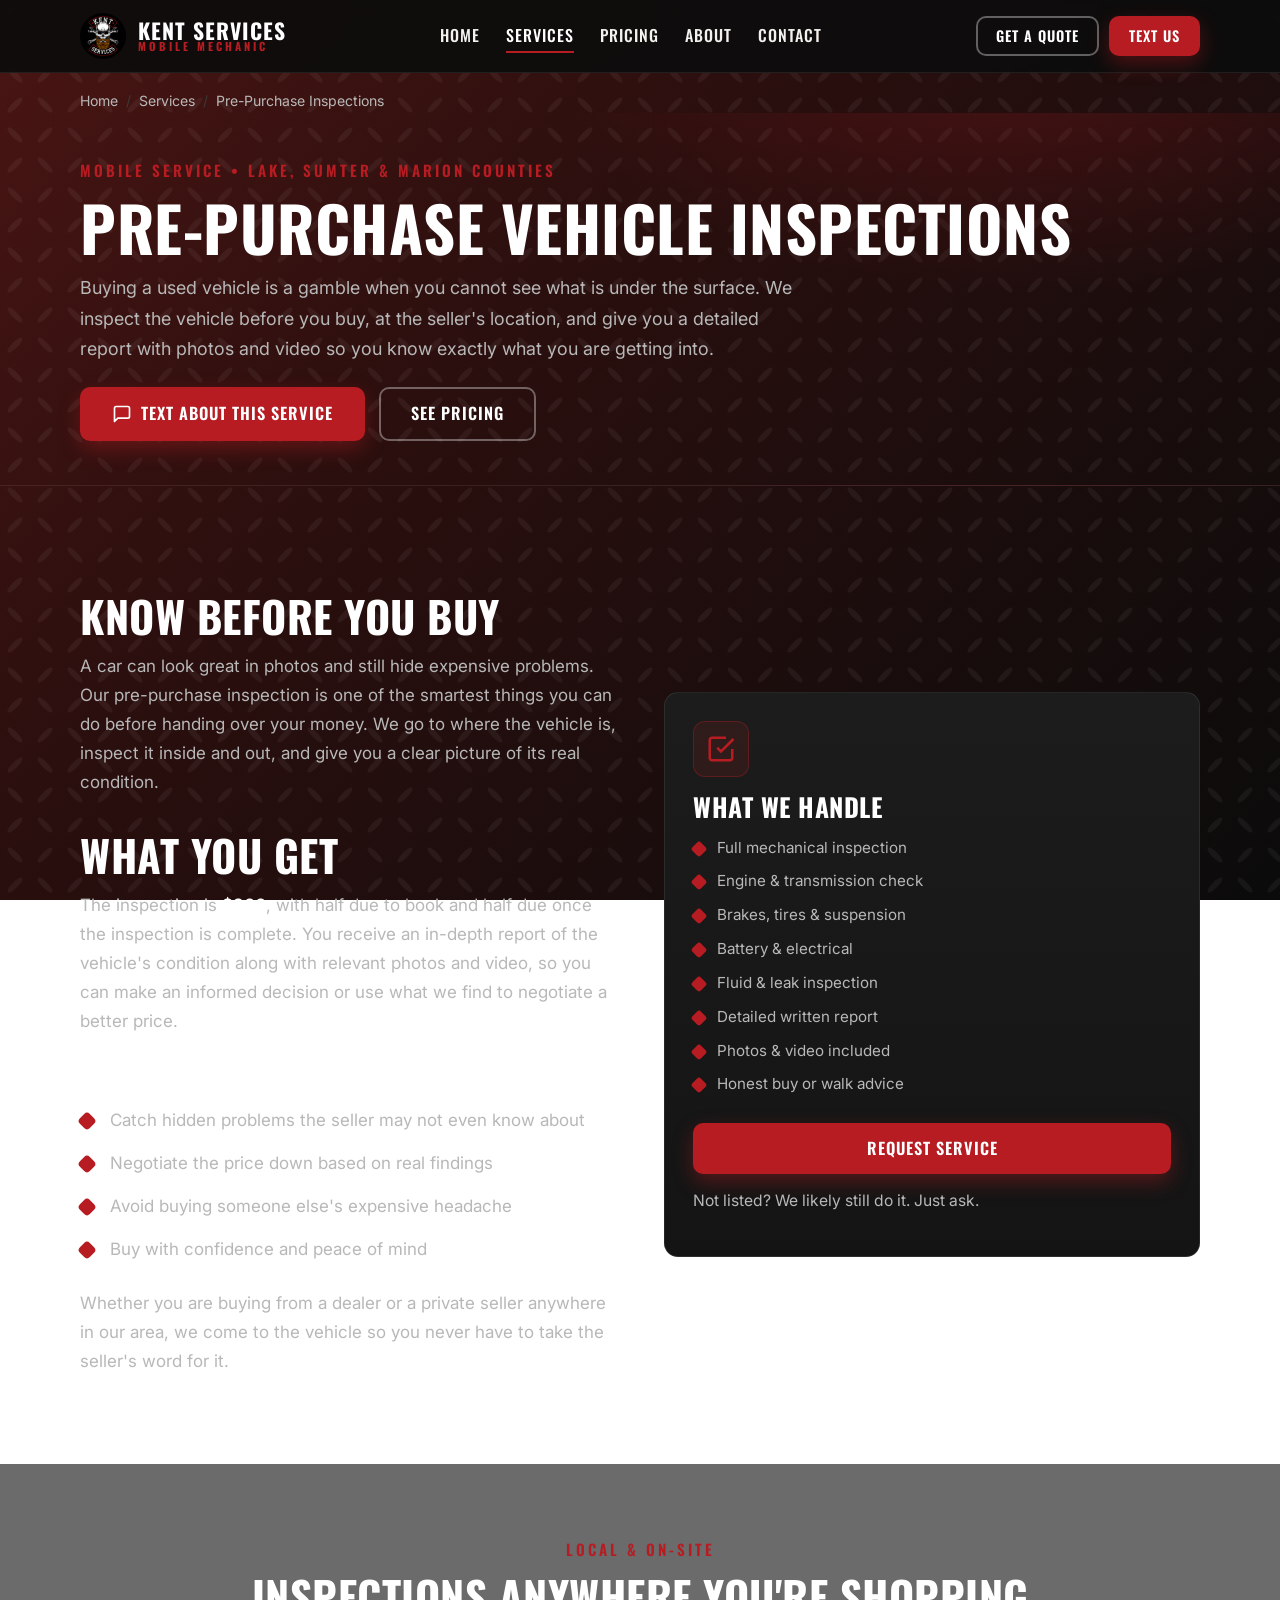
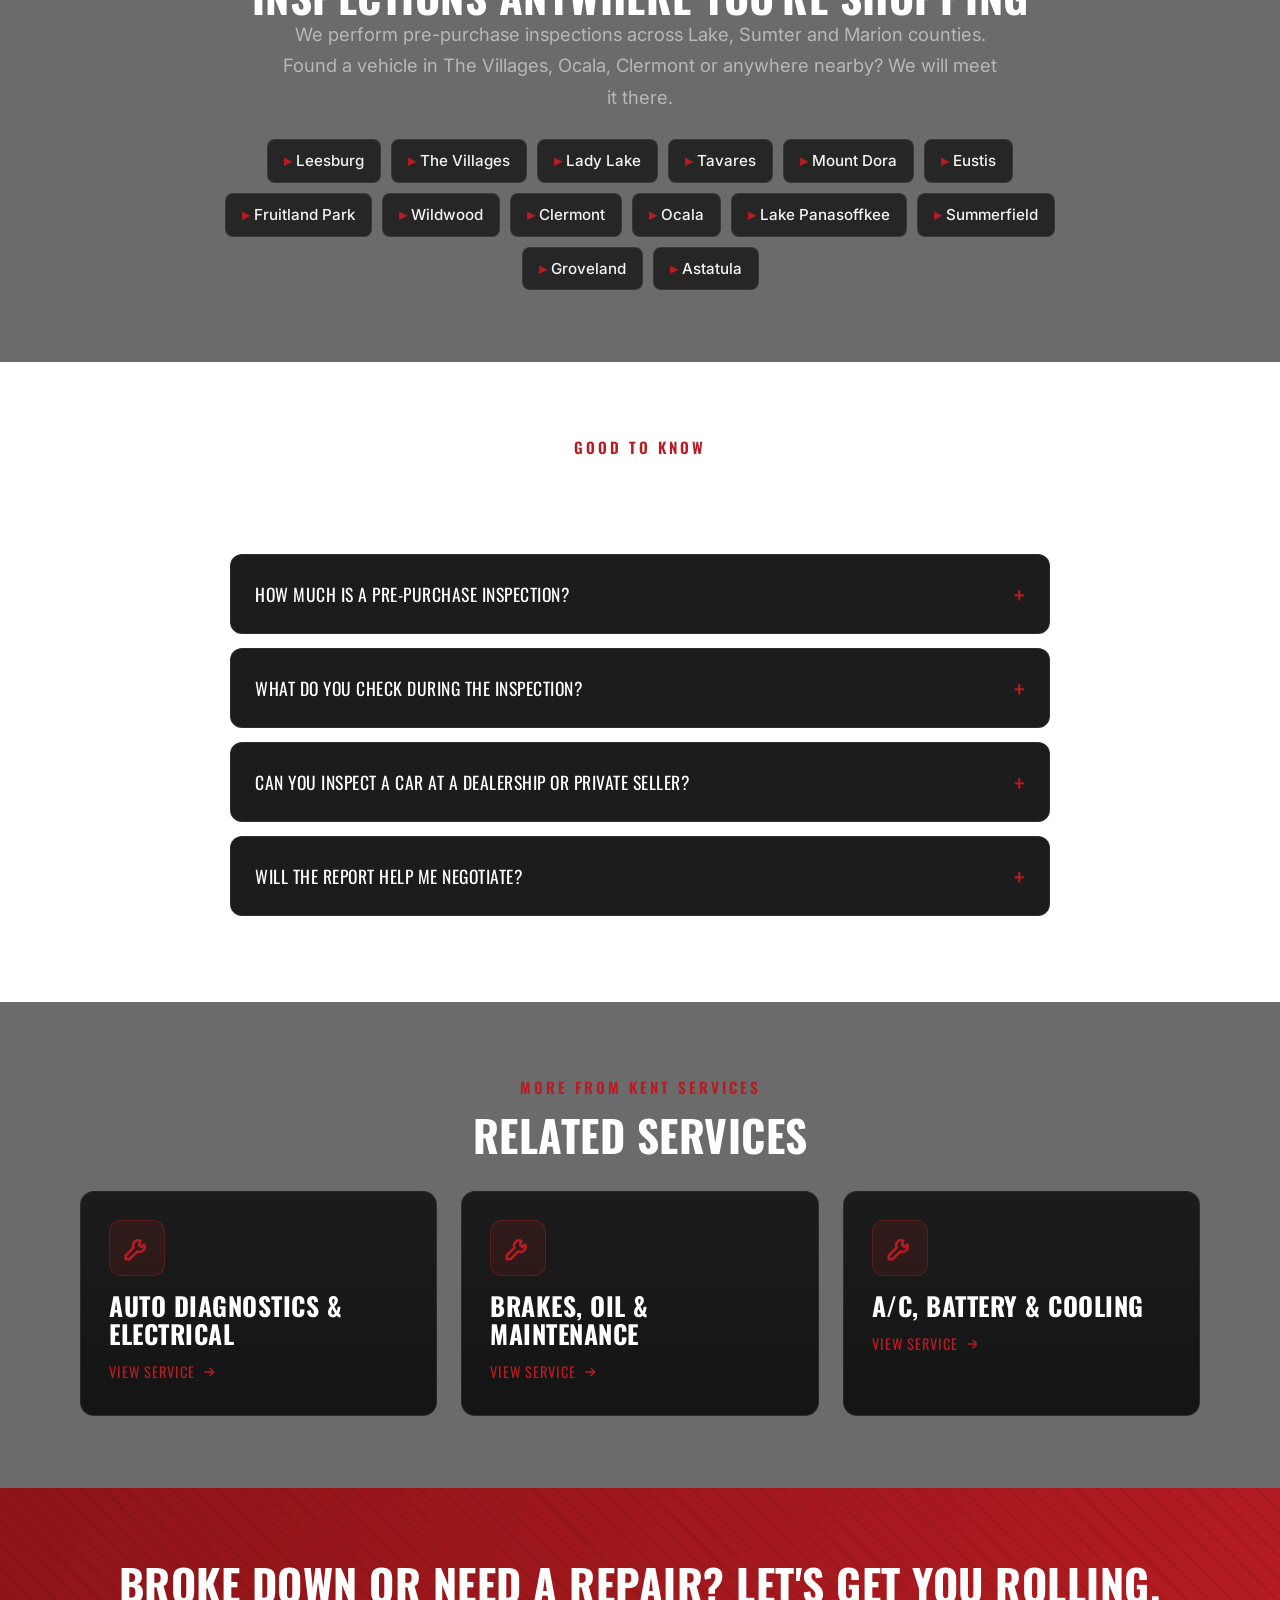
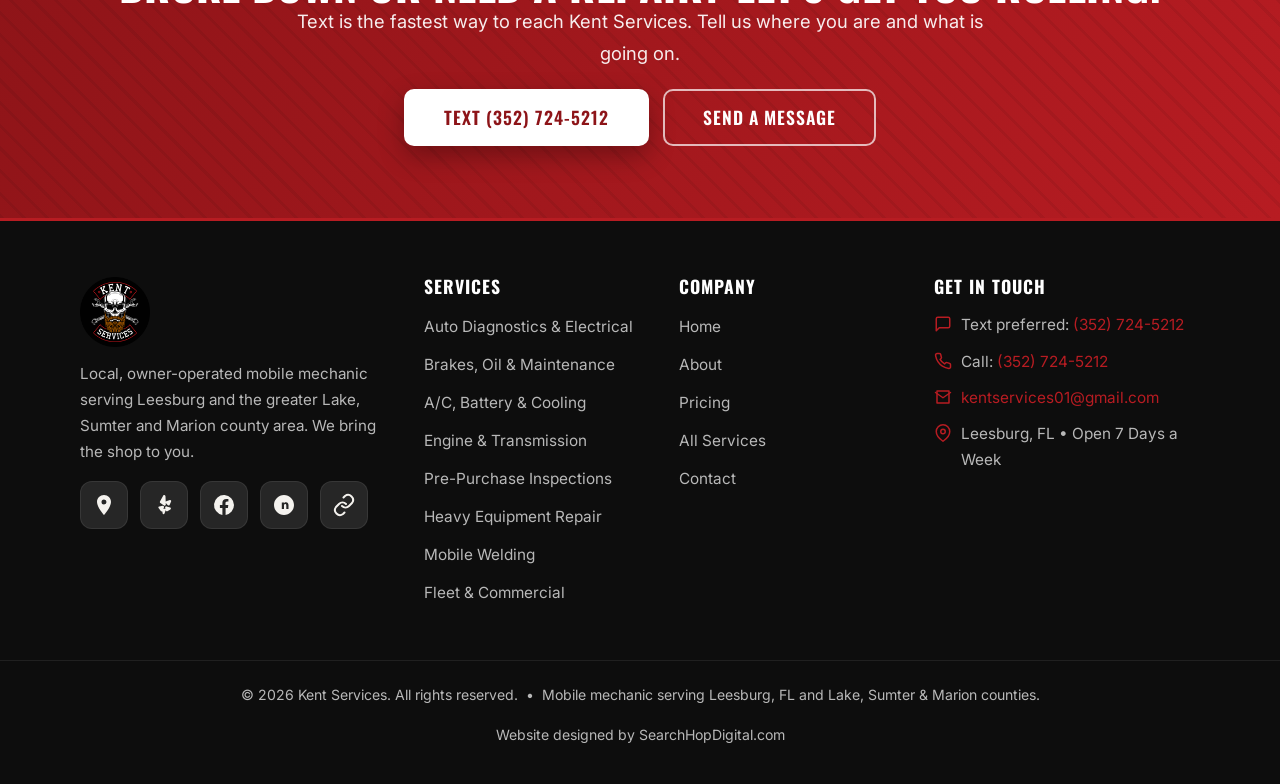
<file: pre-purchase-inspection.html>
<!DOCTYPE html>
<html lang="en">
<head>
<!-- Google tag (gtag.js) -->
<script async src="https://www.googletagmanager.com/gtag/js?id=G-9JGWHBW39Y"></script>
<script>
  window.dataLayer = window.dataLayer || [];
  function gtag(){dataLayer.push(arguments);}
  gtag('js', new Date());

  gtag('config', 'G-9JGWHBW39Y');
</script>
<meta charset="UTF-8">
<meta name="viewport" content="width=device-width, initial-scale=1">
<script>document.documentElement.classList.add("js");</script>
<title>Pre-Purchase Car Inspection in Leesburg, FL | Kent Services Mobile Mechanic</title>
<meta name="description" content="Buying a used car or truck? Get a mobile pre-purchase inspection with a detailed report, photos and video from Kent Services in Leesburg and Lake County, FL. Buy with confidence.">
<meta name="keywords" content="pre-purchase car inspection Leesburg FL, used car inspection near me, mobile vehicle inspection, buying a used car Lake County, pre purchase inspection The Villages">
<meta name="author" content="Kent Services">
<meta name="robots" content="index, follow, max-image-preview:large">
<link rel="canonical" href="https://kentservicesfl.com/pre-purchase-inspection.html">
<meta property="og:type" content="website">
<meta property="og:site_name" content="Kent Services">
<meta property="og:title" content="Pre-Purchase Car Inspection in Leesburg, FL | Kent Services Mobile Mechanic">
<meta property="og:description" content="Buying a used car or truck? Get a mobile pre-purchase inspection with a detailed report, photos and video from Kent Services in Leesburg and Lake County, FL. Buy with confidence.">
<meta property="og:url" content="https://kentservicesfl.com/pre-purchase-inspection.html">
<meta property="og:image" content="https://kentservicesfl.com/assets/img/og-image.png">
<meta property="og:image:width" content="1200">
<meta property="og:image:height" content="600">
<meta name="twitter:card" content="summary_large_image">
<meta name="twitter:title" content="Pre-Purchase Car Inspection in Leesburg, FL | Kent Services Mobile Mechanic">
<meta name="twitter:description" content="Buying a used car or truck? Get a mobile pre-purchase inspection with a detailed report, photos and video from Kent Services in Leesburg and Lake County, FL. Buy with confidence.">
<meta name="twitter:image" content="https://kentservicesfl.com/assets/img/og-image.png">
<meta name="theme-color" content="#141414">
<link rel="icon" href="assets/img/favicon.ico" sizes="any">
<link rel="icon" type="image/png" sizes="32x32" href="assets/img/favicon-32x32.png">
<link rel="icon" type="image/png" sizes="16x16" href="assets/img/favicon-16x16.png">
<link rel="apple-touch-icon" href="assets/img/apple-touch-icon.png">
<link rel="manifest" href="site.webmanifest">
<link rel="preconnect" href="https://fonts.googleapis.com">
<link rel="preconnect" href="https://fonts.gstatic.com" crossorigin>
<link href="https://fonts.googleapis.com/css2?family=Inter:wght@400;500;600;700&family=Oswald:wght@500;600;700&display=swap" rel="stylesheet">
<link rel="stylesheet" href="assets/css/styles.css">
<script type="application/ld+json">
{ "@context":"https://schema.org","@type":"Service","serviceType":"Mobile Pre-Purchase Vehicle Inspection","name":"Mobile Pre-Purchase Vehicle Inspection","description":"Buying a used car or truck? Get a mobile pre-purchase inspection with a detailed report, photos and video from Kent Services in Leesburg and Lake County, FL. Buy with confidence.","url":"https://kentservicesfl.com/pre-purchase-inspection.html",
  "provider":{"@type":"AutoRepair","name":"Kent Services","telephone":"+1-352-724-5212","email":"kentservices01@gmail.com","url":"https://kentservicesfl.com/","address":{"@type":"PostalAddress","addressLocality":"Leesburg","addressRegion":"FL","addressCountry":"US"}},
  "areaServed":[{"@type":"AdministrativeArea","name":"Lake County, FL"},{"@type":"AdministrativeArea","name":"Sumter County, FL"},{"@type":"AdministrativeArea","name":"Marion County, FL"}] }
</script>
<script type="application/ld+json">
{ "@context":"https://schema.org","@type":"BreadcrumbList","itemListElement":[{ "@type": "ListItem", "position": 1, "name": "Home", "item": "https://kentservicesfl.com/" }, { "@type": "ListItem", "position": 2, "name": "Services", "item": "https://kentservicesfl.com/services.html" }, { "@type": "ListItem", "position": 3, "name": "Pre-Purchase Inspections", "item": "https://kentservicesfl.com/pre-purchase-inspection.html" }] }
</script>
<script type="application/ld+json">
{ "@context":"https://schema.org","@type":"FAQPage","mainEntity":[{ "@type":"Question","name":"How much is a pre-purchase inspection?","acceptedAnswer":{"@type":"Answer","text":"It is $200, with half due to book the appointment and half due once the inspection is completed. You receive a detailed report with photos and video."} }, { "@type":"Question","name":"What do you check during the inspection?","acceptedAnswer":{"@type":"Answer","text":"We look over the engine, transmission, brakes, tires, suspension, battery, electrical and fluids, and note any leaks, damage or concerns, then document it all in your report."} }, { "@type":"Question","name":"Can you inspect a car at a dealership or private seller?","acceptedAnswer":{"@type":"Answer","text":"Yes. We come to wherever the vehicle is located, so you can have it checked before you commit, whether it is a dealer lot or a private driveway."} }, { "@type":"Question","name":"Will the report help me negotiate?","acceptedAnswer":{"@type":"Answer","text":"Often, yes. Buyers regularly use our findings to negotiate a lower price or to walk away from a bad deal before it costs them."} }] }
</script>
</head>
<body>

<header class="site-header">
  <div class="container nav">
    <a href="index.html" class="brand" aria-label="Kent Services home">
      <img src="assets/img/logo-badge.png" alt="Kent Services logo" width="46" height="46">
      <span class="brand-name">Kent Services<span>Mobile Mechanic</span></span>
    </a>
    <ul class="nav-links">
      <li><a href="index.html">Home</a></li>
      <li class="has-drop">
        <a href="services.html" class="active">Services</a>
        <div class="drop">
          <a href="auto-diagnostics-electrical.html">Auto Diagnostics &amp; Electrical</a>
          <a href="brakes-oil-maintenance.html">Brakes, Oil &amp; Maintenance</a>
          <a href="ac-battery-cooling.html">A/C, Battery &amp; Cooling</a>
          <a href="engine-transmission-suspension.html">Engine, Transmission &amp; Suspension</a>
          <a href="pre-purchase-inspection.html">Pre-Purchase Inspections</a>
          <a href="equipment-repair.html">Heavy Equipment Repair</a>
          <a href="mobile-welding.html">Mobile Welding</a>
          <a href="fleet.html">Fleet &amp; Commercial</a>
        </div>
      </li>
      <li><a href="pricing.html">Pricing</a></li>
      <li><a href="about.html">About</a></li>
      <li><a href="contact.html">Contact</a></li>
    </ul>
    <div class="nav-cta">
      <a href="contact.html" class="btn btn-outline">Get a Quote</a>
      <a href="sms:+13527245212" class="btn btn-primary">Text Us</a>
    </div>
    <button class="nav-toggle" aria-label="Menu" aria-expanded="false"><span></span><span></span><span></span></button>
  </div>
</header>
<nav class="mobile-bar" aria-label="Quick contact">
  <a class="mb-text" href="sms:+13527245212"><svg xmlns="http://www.w3.org/2000/svg" viewBox="0 0 24 24" fill="none" stroke="currentColor" stroke-width="2" stroke-linecap="round" stroke-linejoin="round"><path d="M21 15a2 2 0 0 1-2 2H7l-4 4V5a2 2 0 0 1 2-2h14a2 2 0 0 1 2 2z"/></svg> Text Us</a>
  <a class="mb-call" href="tel:+13527245212"><svg xmlns="http://www.w3.org/2000/svg" viewBox="0 0 24 24" fill="none" stroke="currentColor" stroke-width="2" stroke-linecap="round" stroke-linejoin="round"><path d="M22 16.92v3a2 2 0 0 1-2.18 2 19.79 19.79 0 0 1-8.63-3.07 19.5 19.5 0 0 1-6-6 19.79 19.79 0 0 1-3.07-8.67A2 2 0 0 1 4.11 2h3a2 2 0 0 1 2 1.72c.13.96.36 1.9.7 2.81a2 2 0 0 1-.45 2.11L8.09 9.91a16 16 0 0 0 6 6l1.27-1.27a2 2 0 0 1 2.11-.45c.9.34 1.85.57 2.81.7A2 2 0 0 1 22 16.92z"/></svg> Call</a>
</nav>

<div class="container"><nav class="crumbs" aria-label="Breadcrumb"><a href="index.html">Home</a><span>/</span><a href="services.html">Services</a><span>/</span>Pre-Purchase Inspections</nav></div>
<section class="page-banner">
  <div class="container reveal in">
    <span class="eyebrow">Mobile Service &bull; Lake, Sumter &amp; Marion Counties</span>
    <h1>Pre-Purchase Vehicle Inspections</h1>
    <p>Buying a used vehicle is a gamble when you cannot see what is under the surface. We inspect the vehicle before you buy, at the seller's location, and give you a detailed report with photos and video so you know exactly what you are getting into.</p>
    <div class="btn-group" style="margin-top:22px">
      <a href="sms:+13527245212" class="btn btn-primary"><svg xmlns="http://www.w3.org/2000/svg" viewBox="0 0 24 24" fill="none" stroke="currentColor" stroke-width="2" stroke-linecap="round" stroke-linejoin="round"><path d="M21 15a2 2 0 0 1-2 2H7l-4 4V5a2 2 0 0 1 2-2h14a2 2 0 0 1 2 2z"/></svg> Text About This Service</a>
      <a href="pricing.html" class="btn btn-outline">See Pricing</a>
    </div>
  </div>
</section>
<section>
  <div class="container split">
    <div class="prose reveal"><h2>Know Before You Buy</h2>
<p>A car can look great in photos and still hide expensive problems. Our pre-purchase inspection is one of the smartest things you can do before handing over your money. We go to where the vehicle is, inspect it inside and out, and give you a clear picture of its real condition.</p>
<h2>What You Get</h2>
<p>The inspection is <strong>$200</strong>, with half due to book and half due once the inspection is complete. You receive an in-depth report of the vehicle's condition along with relevant photos and video, so you can make an informed decision or use what we find to negotiate a better price.</p>
<h3>Why It Pays for Itself</h3>
<ul><li>Catch hidden problems the seller may not even know about</li><li>Negotiate the price down based on real findings</li><li>Avoid buying someone else's expensive headache</li><li>Buy with confidence and peace of mind</li></ul>
<p>Whether you are buying from a dealer or a private seller anywhere in our area, we come to the vehicle so you never have to take the seller's word for it.</p></div>
    <div class="reveal d1">
      <div class="card" style="position:sticky;top:92px">
        <div class="card-icon"><svg xmlns="http://www.w3.org/2000/svg" viewBox="0 0 24 24" fill="none" stroke="currentColor" stroke-width="2"><path d="M9 11l3 3L22 4"/><path d="M21 12v7a2 2 0 0 1-2 2H5a2 2 0 0 1-2-2V5a2 2 0 0 1 2-2h11"/></svg></div>
        <h3>What We Handle</h3>
        <ul><li>Full mechanical inspection</li><li>Engine &amp; transmission check</li><li>Brakes, tires &amp; suspension</li><li>Battery &amp; electrical</li><li>Fluid &amp; leak inspection</li><li>Detailed written report</li><li>Photos &amp; video included</li><li>Honest buy or walk advice</li></ul>
        <a href="contact.html" class="btn btn-primary btn-block" style="margin-top:8px">Request Service</a>
        <p class="form-note" style="margin-top:14px">Not listed? We likely still do it. Just ask.</p>
      </div>
    </div>
  </div>
</section>
<section class="bg-alt">
  <div class="container">
    <div class="text-center reveal"><span class="eyebrow">Local &amp; On-Site</span><h2>Inspections Anywhere You're Shopping</h2><p class="lead">We perform pre-purchase inspections across Lake, Sumter and Marion counties. Found a vehicle in The Villages, Ocala, Clermont or anywhere nearby? We will meet it there.</p></div>
    <div class="area-tags" style="justify-content:center;max-width:900px;margin:26px auto 0">
      <span><b>&#9656;</b> Leesburg</span><span><b>&#9656;</b> The Villages</span><span><b>&#9656;</b> Lady Lake</span>
      <span><b>&#9656;</b> Tavares</span><span><b>&#9656;</b> Mount Dora</span><span><b>&#9656;</b> Eustis</span>
      <span><b>&#9656;</b> Fruitland Park</span><span><b>&#9656;</b> Wildwood</span><span><b>&#9656;</b> Clermont</span>
      <span><b>&#9656;</b> Ocala</span><span><b>&#9656;</b> Lake Panasoffkee</span><span><b>&#9656;</b> Summerfield</span><span><b>&#9656;</b> Groveland</span><span><b>&#9656;</b> Astatula</span>
    </div>
  </div>
</section>
<section>
  <div class="container">
    <div class="text-center reveal"><span class="eyebrow">Good to Know</span><h2>Questions About Pre-Purchase Inspections</h2></div>
    <div class="faq" style="margin-top:36px">
<div class="faq-item reveal"><button class="faq-q" aria-expanded="false">How much is a pre-purchase inspection?</button><div class="faq-a"><p>It is $200, with half due to book the appointment and half due once the inspection is completed. You receive a detailed report with photos and video.</p></div></div>
<div class="faq-item reveal"><button class="faq-q" aria-expanded="false">What do you check during the inspection?</button><div class="faq-a"><p>We look over the engine, transmission, brakes, tires, suspension, battery, electrical and fluids, and note any leaks, damage or concerns, then document it all in your report.</p></div></div>
<div class="faq-item reveal"><button class="faq-q" aria-expanded="false">Can you inspect a car at a dealership or private seller?</button><div class="faq-a"><p>Yes. We come to wherever the vehicle is located, so you can have it checked before you commit, whether it is a dealer lot or a private driveway.</p></div></div>
<div class="faq-item reveal"><button class="faq-q" aria-expanded="false">Will the report help me negotiate?</button><div class="faq-a"><p>Often, yes. Buyers regularly use our findings to negotiate a lower price or to walk away from a bad deal before it costs them.</p></div></div>
</div>
  </div>
</section>
<section class="bg-alt">
  <div class="container">
    <div class="text-center reveal"><span class="eyebrow">More From Kent Services</span><h2>Related Services</h2></div>
    <div class="grid grid-3" style="margin-top:34px"><a href="auto-diagnostics-electrical.html" class="card reveal" style="text-decoration:none;color:inherit"><div class="card-icon"><svg xmlns="http://www.w3.org/2000/svg" viewBox="0 0 24 24" fill="none" stroke="currentColor" stroke-width="2" stroke-linecap="round" stroke-linejoin="round"><path d="M14.7 6.3a4 4 0 0 0-5.4 5.4L3 18v3h3l6.3-6.3a4 4 0 0 0 5.4-5.4l-2.1 2.1-2-2z"/></svg></div><h3>Auto Diagnostics &amp; Electrical</h3><span class="card-link">View service <svg xmlns="http://www.w3.org/2000/svg" width="16" height="16" viewBox="0 0 24 24" fill="none" stroke="currentColor" stroke-width="2"><path d="M5 12h14M13 6l6 6-6 6"/></svg></span></a><a href="brakes-oil-maintenance.html" class="card reveal" style="text-decoration:none;color:inherit"><div class="card-icon"><svg xmlns="http://www.w3.org/2000/svg" viewBox="0 0 24 24" fill="none" stroke="currentColor" stroke-width="2" stroke-linecap="round" stroke-linejoin="round"><path d="M14.7 6.3a4 4 0 0 0-5.4 5.4L3 18v3h3l6.3-6.3a4 4 0 0 0 5.4-5.4l-2.1 2.1-2-2z"/></svg></div><h3>Brakes, Oil &amp; Maintenance</h3><span class="card-link">View service <svg xmlns="http://www.w3.org/2000/svg" width="16" height="16" viewBox="0 0 24 24" fill="none" stroke="currentColor" stroke-width="2"><path d="M5 12h14M13 6l6 6-6 6"/></svg></span></a><a href="ac-battery-cooling.html" class="card reveal" style="text-decoration:none;color:inherit"><div class="card-icon"><svg xmlns="http://www.w3.org/2000/svg" viewBox="0 0 24 24" fill="none" stroke="currentColor" stroke-width="2" stroke-linecap="round" stroke-linejoin="round"><path d="M14.7 6.3a4 4 0 0 0-5.4 5.4L3 18v3h3l6.3-6.3a4 4 0 0 0 5.4-5.4l-2.1 2.1-2-2z"/></svg></div><h3>A/C, Battery &amp; Cooling</h3><span class="card-link">View service <svg xmlns="http://www.w3.org/2000/svg" width="16" height="16" viewBox="0 0 24 24" fill="none" stroke="currentColor" stroke-width="2"><path d="M5 12h14M13 6l6 6-6 6"/></svg></span></a></div>
  </div>
</section>
<section class="cta-band">
  <div class="container">
    <h2>Broke Down or Need a Repair? Let's Get You Rolling.</h2>
    <p class="lead" style="color:rgba(255,255,255,.92)">Text is the fastest way to reach Kent Services. Tell us where you are and what is going on.</p>
    <div class="btn-group" style="justify-content:center;margin-top:20px">
      <a href="sms:+13527245212" class="btn btn-primary btn-lg">Text (352) 724-5212</a>
      <a href="contact.html" class="btn btn-outline btn-lg">Send a Message</a>
    </div>
  </div>
</section>

<footer class="site-footer">
  <div class="container footer-grid">
    <div class="footer-brand">
      <img src="assets/img/logo-badge.png" alt="Kent Services logo" width="70" height="70">
      <p>Local, owner-operated mobile mechanic serving Leesburg and the greater Lake, Sumter and Marion county area. We bring the shop to you.</p>
      <div class="socials" style="margin-top:14px">
        <a class="social-glyph" href="https://maps.app.goo.gl/eLYpQMuaLuy7Pzw57" target="_blank" rel="noopener" aria-label="Google Business Profile"><svg xmlns="http://www.w3.org/2000/svg" viewBox="0 0 24 24" fill="currentColor"><path d="M12 2C8.1 2 5 5.1 5 9c0 5.2 7 13 7 13s7-7.8 7-13c0-3.9-3.1-7-7-7zm0 9.5A2.5 2.5 0 1 1 12 6.5a2.5 2.5 0 0 1 0 5z"/></svg></a>
        <a class="social-glyph" href="https://www.yelp.com/biz/kent-services-leesburg" target="_blank" rel="noopener" aria-label="Yelp"><svg xmlns="http://www.w3.org/2000/svg" viewBox="0 0 24 24" fill="currentColor"><path d="M11.5 2.2c.9-.3 2 .3 2 1.3l.3 8.1c0 .9-1 1.5-1.8 1L8.4 10c-.6-.4-.7-1.2-.3-1.8L11 3c.1-.3.3-.6.5-.8zM7.3 13.6l3.3-.9c.9-.2 1.7.6 1.4 1.5l-1.2 3.6c-.3.9-1.5 1-2 .3L6.6 15c-.5-.7-.1-1.7.7-1.4zm5.9 1.3c-.3-.9.5-1.7 1.4-1.5l3.6 1c.9.2 1 1.5.2 2l-3 1.8c-.8.5-1.7-.2-1.6-1.1zM14 10.2c-.7-.5-.5-1.6.3-1.9l3.5-1.2c.9-.3 1.7.6 1.3 1.5l-1.5 3.3c-.4.8-1.5.9-2 .2zm-1.6 5.6c.8-.3 1.6.5 1.3 1.4l-1.2 3.4c-.3.9-1.6.8-1.9-.1l-.4-3.3c-.1-.7.5-1.2 1.1-1.1z"/></svg></a>
        <a class="social-glyph" href="https://www.facebook.com/Kentservices01" target="_blank" rel="noopener" aria-label="Facebook"><svg xmlns="http://www.w3.org/2000/svg" viewBox="0 0 24 24" fill="currentColor"><path d="M22 12a10 10 0 1 0-11.6 9.9v-7H7.9V12h2.5V9.8c0-2.5 1.5-3.9 3.8-3.9 1.1 0 2.2.2 2.2.2v2.5h-1.3c-1.2 0-1.6.8-1.6 1.6V12h2.8l-.4 2.9h-2.3v7A10 10 0 0 0 22 12z"/></svg></a>
        <a class="social-glyph" href="https://nextdoor.com/page/kent-services-leesburg-fl" target="_blank" rel="noopener" aria-label="Nextdoor"><svg xmlns="http://www.w3.org/2000/svg" viewBox="0 0 24 24" fill="currentColor"><path d="M12 2C6.5 2 2 6.5 2 12s4.5 10 10 10 10-4.5 10-10S17.5 2 12 2zm4.5 14h-2.2v-3.6c0-.9-.3-1.5-1.1-1.5-.6 0-1 .4-1.1.8-.1.2-.1.4-.1.6V16H9.8s0-6 0-6.6h2.2v.9c.3-.5.8-1.1 2-1.1 1.5 0 2.5 1 2.5 3V16z"/></svg></a>
        <a class="social-glyph" href="https://linktr.ee/kentservices01" target="_blank" rel="noopener" aria-label="All links"><svg xmlns="http://www.w3.org/2000/svg" viewBox="0 0 24 24" fill="none" stroke="currentColor" stroke-width="2" stroke-linecap="round" stroke-linejoin="round"><path d="M10 13a5 5 0 0 0 7 0l3-3a5 5 0 0 0-7-7l-1.5 1.5"/><path d="M14 11a5 5 0 0 0-7 0l-3 3a5 5 0 0 0 7 7l1.5-1.5"/></svg></a>
      </div>
    </div>
    <div>
      <h4>Services</h4>
      <ul class="footer-links">
        <li><a href="auto-diagnostics-electrical.html">Auto Diagnostics &amp; Electrical</a></li>
        <li><a href="brakes-oil-maintenance.html">Brakes, Oil &amp; Maintenance</a></li>
        <li><a href="ac-battery-cooling.html">A/C, Battery &amp; Cooling</a></li>
        <li><a href="engine-transmission-suspension.html">Engine &amp; Transmission</a></li>
        <li><a href="pre-purchase-inspection.html">Pre-Purchase Inspections</a></li>
        <li><a href="equipment-repair.html">Heavy Equipment Repair</a></li>
        <li><a href="mobile-welding.html">Mobile Welding</a></li>
        <li><a href="fleet.html">Fleet &amp; Commercial</a></li>
      </ul>
    </div>
    <div>
      <h4>Company</h4>
      <ul class="footer-links">
        <li><a href="index.html">Home</a></li>
        <li><a href="about.html">About</a></li>
        <li><a href="pricing.html">Pricing</a></li>
        <li><a href="services.html">All Services</a></li>
        <li><a href="contact.html">Contact</a></li>
      </ul>
    </div>
    <div>
      <h4>Get in Touch</h4>
      <ul class="footer-contact">
        <li><svg xmlns="http://www.w3.org/2000/svg" viewBox="0 0 24 24" fill="none" stroke="currentColor" stroke-width="2" stroke-linecap="round" stroke-linejoin="round"><path d="M21 15a2 2 0 0 1-2 2H7l-4 4V5a2 2 0 0 1 2-2h14a2 2 0 0 1 2 2z"/></svg><span>Text preferred: <a href="sms:+13527245212">(352) 724-5212</a></span></li>
        <li><svg xmlns="http://www.w3.org/2000/svg" viewBox="0 0 24 24" fill="none" stroke="currentColor" stroke-width="2" stroke-linecap="round" stroke-linejoin="round"><path d="M22 16.92v3a2 2 0 0 1-2.18 2 19.79 19.79 0 0 1-8.63-3.07 19.5 19.5 0 0 1-6-6 19.79 19.79 0 0 1-3.07-8.67A2 2 0 0 1 4.11 2h3a2 2 0 0 1 2 1.72c.13.96.36 1.9.7 2.81a2 2 0 0 1-.45 2.11L8.09 9.91a16 16 0 0 0 6 6l1.27-1.27a2 2 0 0 1 2.11-.45c.9.34 1.85.57 2.81.7A2 2 0 0 1 22 16.92z"/></svg><span>Call: <a href="tel:+13527245212">(352) 724-5212</a></span></li>
        <li><svg xmlns="http://www.w3.org/2000/svg" viewBox="0 0 24 24" fill="none" stroke="currentColor" stroke-width="2" stroke-linecap="round" stroke-linejoin="round"><path d="M4 4h16v16H4z"/><path d="M22 6l-10 7L2 6"/></svg><span><a href="mailto:kentservices01@gmail.com">kentservices01@gmail.com</a></span></li>
        <li><svg xmlns="http://www.w3.org/2000/svg" viewBox="0 0 24 24" fill="none" stroke="currentColor" stroke-width="2" stroke-linecap="round" stroke-linejoin="round"><path d="M21 10c0 7-9 13-9 13s-9-6-9-13a9 9 0 0 1 18 0z"/><circle cx="12" cy="10" r="3"/></svg><span>Leesburg, FL &bull; Open 7 Days a Week</span></li>
      </ul>
    </div>
  </div>
  <div class="footer-bottom">
    <div class="container">
      <p>&copy; <span class="js-year">2026</span> Kent Services. All rights reserved. &nbsp;&bull;&nbsp; Mobile mechanic serving Leesburg, FL and Lake, Sumter &amp; Marion counties.</p>
      <p style="margin-top:6px">Website designed by <a href="https://searchhopdigital.com" target="_blank" rel="noopener">SearchHopDigital.com</a></p>
    </div>
  </div>
</footer>
<script src="assets/js/main.js" defer></script>
</body>
</html>
</file>
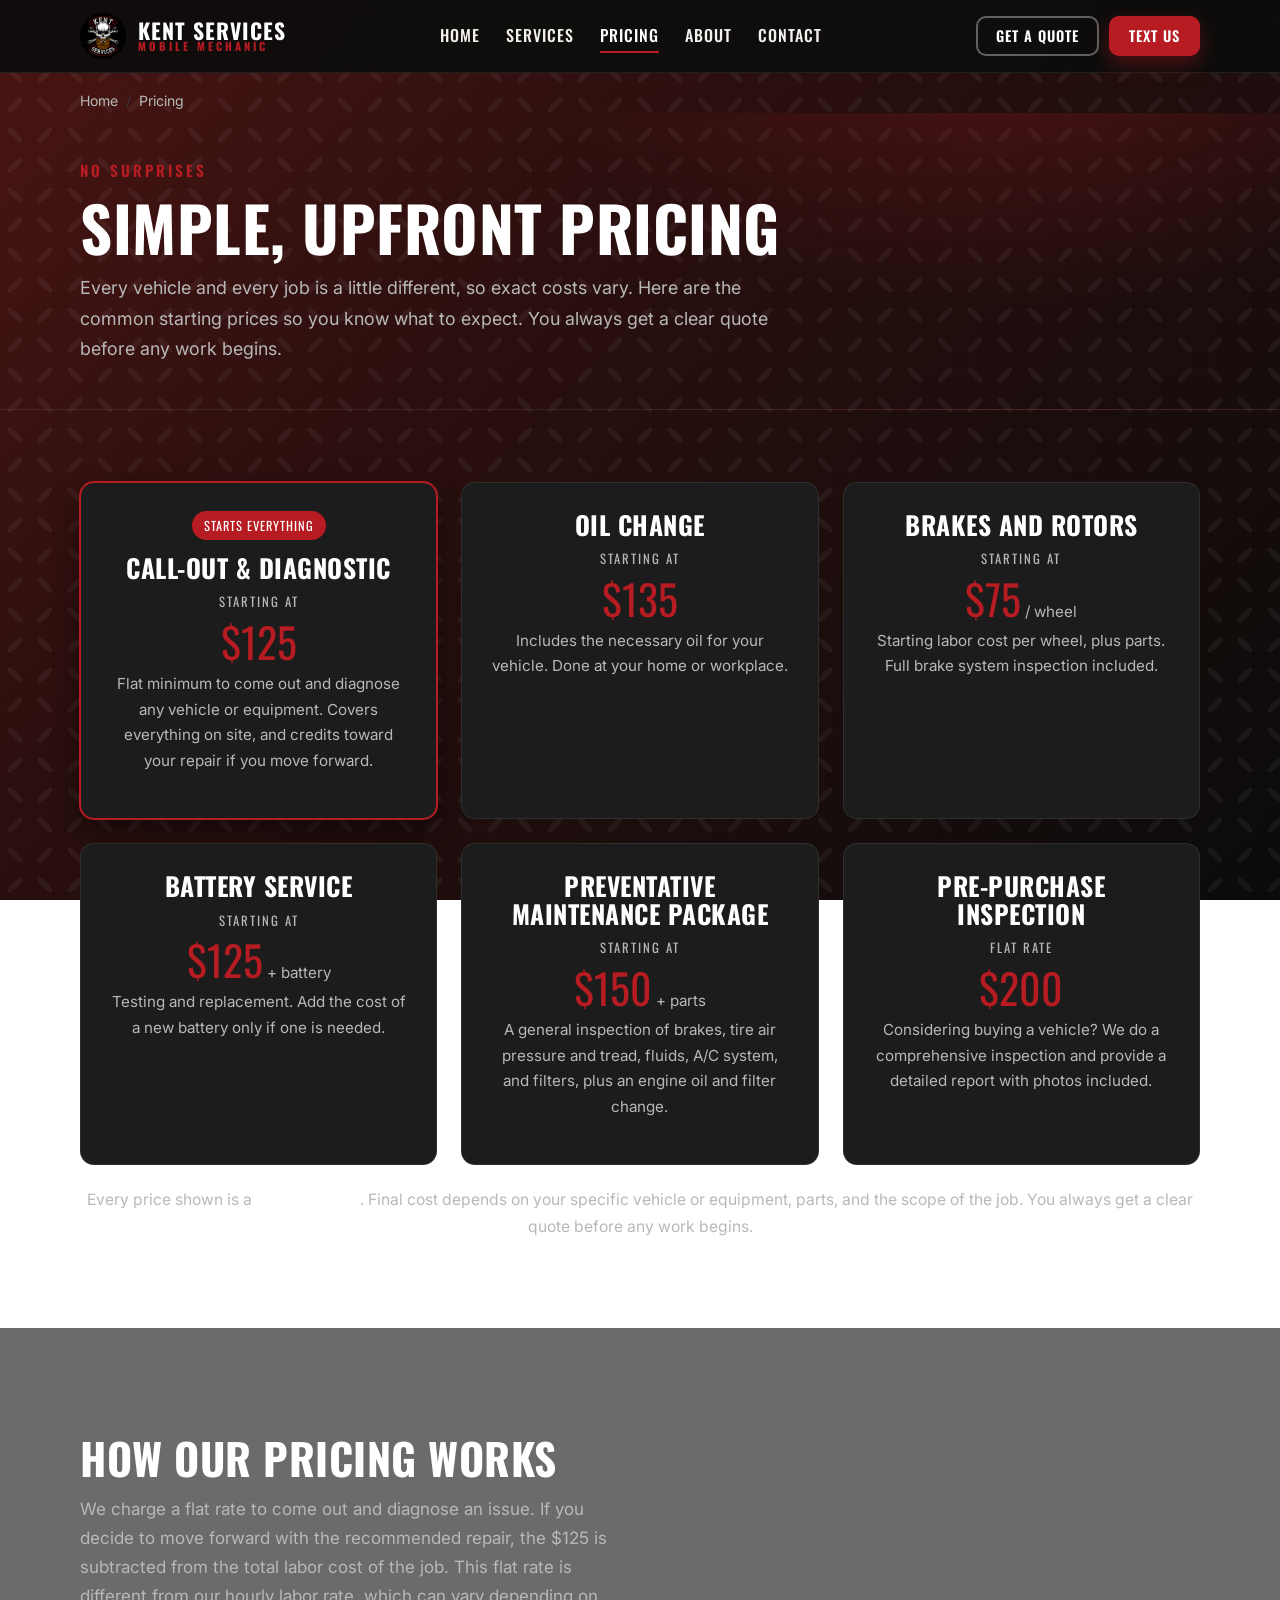
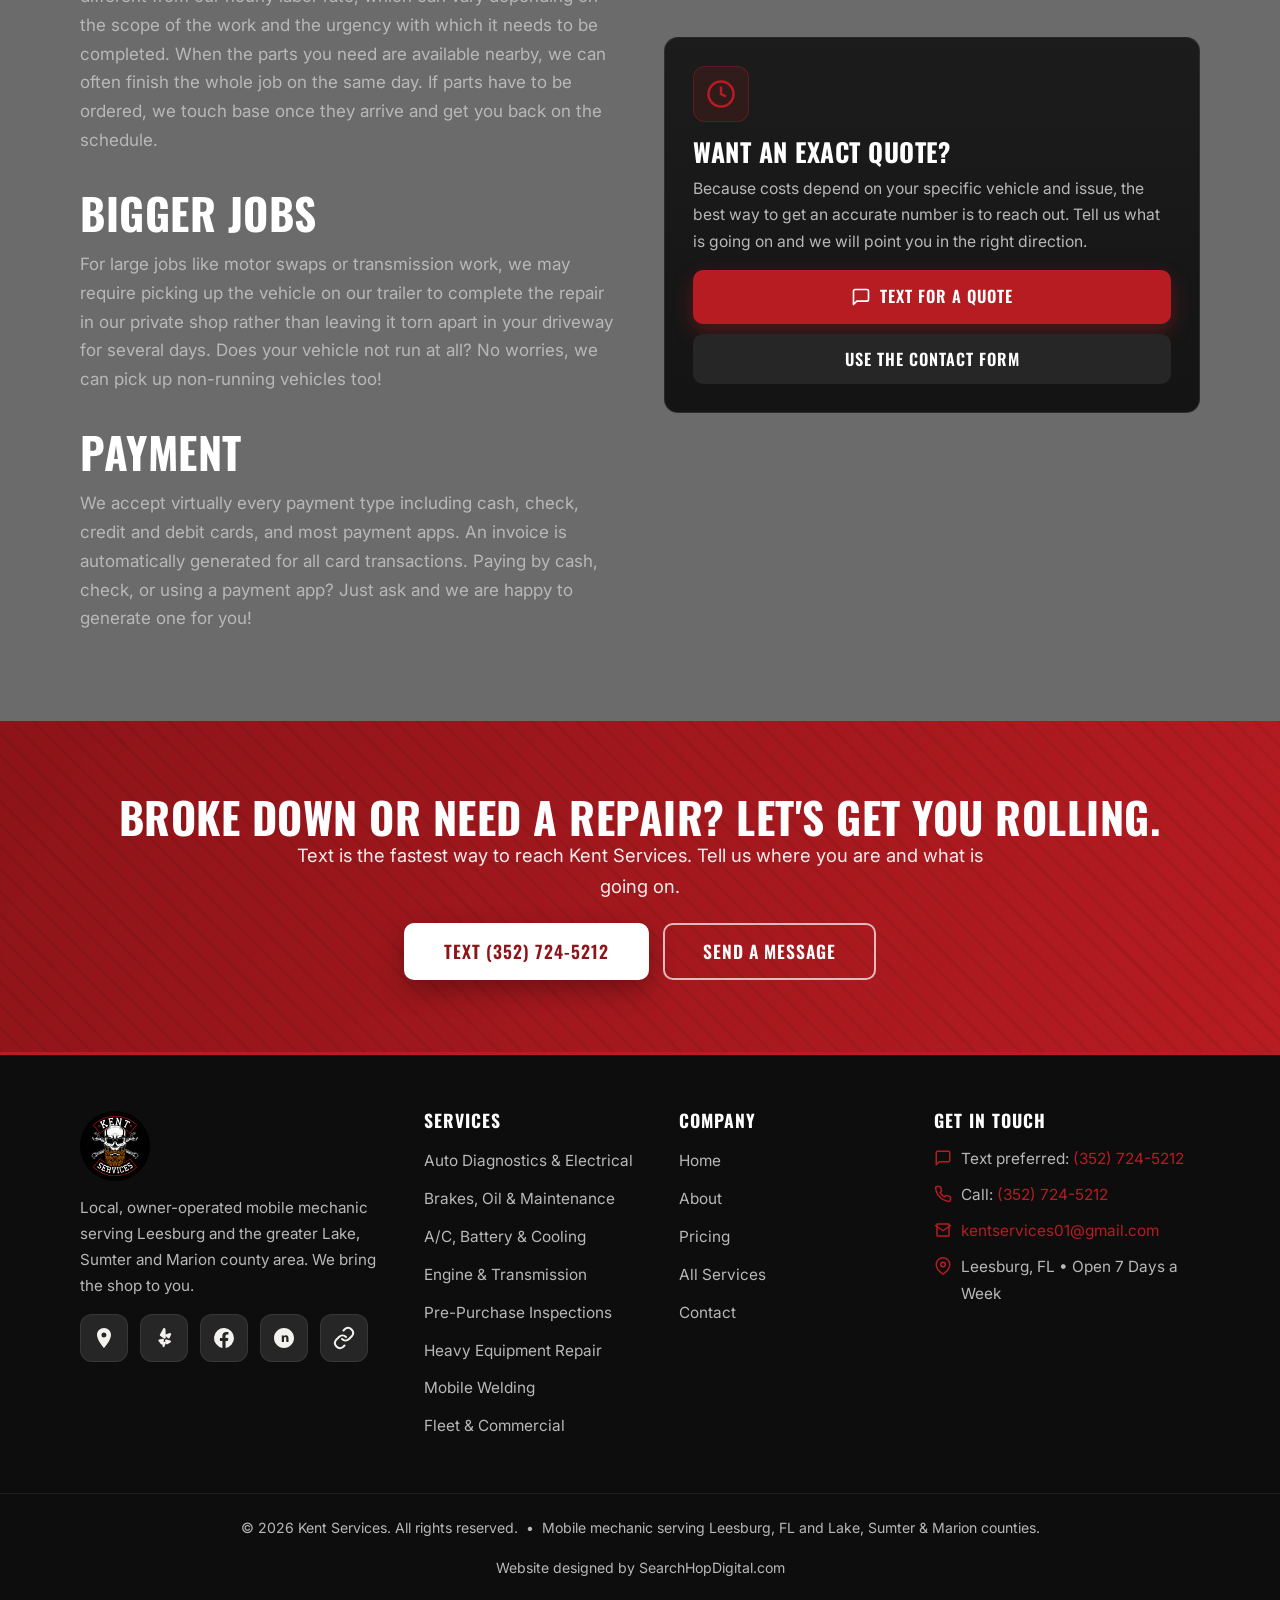
<file: pricing.html>
<!DOCTYPE html>
<html lang="en">
<head>
<!-- Google tag (gtag.js) -->
<script async src="https://www.googletagmanager.com/gtag/js?id=G-9JGWHBW39Y"></script>
<script>
  window.dataLayer = window.dataLayer || [];
  function gtag(){dataLayer.push(arguments);}
  gtag('js', new Date());

  gtag('config', 'G-9JGWHBW39Y');
</script>
<meta charset="UTF-8">
<meta name="viewport" content="width=device-width, initial-scale=1">
<script>document.documentElement.classList.add("js");</script>
<title>Mobile Mechanic Pricing in Leesburg, FL | Kent Services</title>
<meta name="description" content="Upfront mobile mechanic pricing from Kent Services. Flat $125 call-out and diagnostic fee, oil changes from $135, brake labor from $75 per wheel. Serving Leesburg and Lake County, FL.">
<meta name="keywords" content="mobile mechanic prices Leesburg FL, oil change cost, brake repair cost, diagnostic fee, mobile mechanic pricing">
<meta name="author" content="Kent Services">
<meta name="robots" content="index, follow, max-image-preview:large">
<link rel="canonical" href="https://kentservicesfl.com/pricing.html">
<meta property="og:type" content="website">
<meta property="og:site_name" content="Kent Services">
<meta property="og:title" content="Mobile Mechanic Pricing in Leesburg, FL | Kent Services">
<meta property="og:description" content="Upfront mobile mechanic pricing from Kent Services. Flat $125 call-out and diagnostic fee, oil changes from $135, brake labor from $75 per wheel. Serving Leesburg and Lake County, FL.">
<meta property="og:url" content="https://kentservicesfl.com/pricing.html">
<meta property="og:image" content="https://kentservicesfl.com/assets/img/og-image.png">
<meta property="og:image:width" content="1200">
<meta property="og:image:height" content="600">
<meta name="twitter:card" content="summary_large_image">
<meta name="twitter:title" content="Mobile Mechanic Pricing in Leesburg, FL | Kent Services">
<meta name="twitter:description" content="Upfront mobile mechanic pricing from Kent Services. Flat $125 call-out and diagnostic fee, oil changes from $135, brake labor from $75 per wheel. Serving Leesburg and Lake County, FL.">
<meta name="twitter:image" content="https://kentservicesfl.com/assets/img/og-image.png">
<meta name="theme-color" content="#141414">
<link rel="icon" href="assets/img/favicon.ico" sizes="any">
<link rel="icon" type="image/png" sizes="32x32" href="assets/img/favicon-32x32.png">
<link rel="icon" type="image/png" sizes="16x16" href="assets/img/favicon-16x16.png">
<link rel="apple-touch-icon" href="assets/img/apple-touch-icon.png">
<link rel="manifest" href="site.webmanifest">
<link rel="preconnect" href="https://fonts.googleapis.com">
<link rel="preconnect" href="https://fonts.gstatic.com" crossorigin>
<link href="https://fonts.googleapis.com/css2?family=Inter:wght@400;500;600;700&family=Oswald:wght@500;600;700&display=swap" rel="stylesheet">
<link rel="stylesheet" href="assets/css/styles.css">
<script type="application/ld+json">
{ "@context":"https://schema.org","@type":"BreadcrumbList","itemListElement":[{ "@type": "ListItem", "position": 1, "name": "Home", "item": "https://kentservicesfl.com/" }, { "@type": "ListItem", "position": 2, "name": "Pricing", "item": "https://kentservicesfl.com/pricing.html" }] }
</script>
</head>
<body>

<header class="site-header">
  <div class="container nav">
    <a href="index.html" class="brand" aria-label="Kent Services home">
      <img src="assets/img/logo-badge.png" alt="Kent Services logo" width="46" height="46">
      <span class="brand-name">Kent Services<span>Mobile Mechanic</span></span>
    </a>
    <ul class="nav-links">
      <li><a href="index.html">Home</a></li>
      <li class="has-drop">
        <a href="services.html">Services</a>
        <div class="drop">
          <a href="auto-diagnostics-electrical.html">Auto Diagnostics &amp; Electrical</a>
          <a href="brakes-oil-maintenance.html">Brakes, Oil &amp; Maintenance</a>
          <a href="ac-battery-cooling.html">A/C, Battery &amp; Cooling</a>
          <a href="engine-transmission-suspension.html">Engine, Transmission &amp; Suspension</a>
          <a href="pre-purchase-inspection.html">Pre-Purchase Inspections</a>
          <a href="equipment-repair.html">Heavy Equipment Repair</a>
          <a href="mobile-welding.html">Mobile Welding</a>
          <a href="fleet.html">Fleet &amp; Commercial</a>
        </div>
      </li>
      <li><a href="pricing.html" class="active">Pricing</a></li>
      <li><a href="about.html">About</a></li>
      <li><a href="contact.html">Contact</a></li>
    </ul>
    <div class="nav-cta">
      <a href="contact.html" class="btn btn-outline">Get a Quote</a>
      <a href="sms:+13527245212" class="btn btn-primary">Text Us</a>
    </div>
    <button class="nav-toggle" aria-label="Menu" aria-expanded="false"><span></span><span></span><span></span></button>
  </div>
</header>
<nav class="mobile-bar" aria-label="Quick contact">
  <a class="mb-text" href="sms:+13527245212"><svg xmlns="http://www.w3.org/2000/svg" viewBox="0 0 24 24" fill="none" stroke="currentColor" stroke-width="2" stroke-linecap="round" stroke-linejoin="round"><path d="M21 15a2 2 0 0 1-2 2H7l-4 4V5a2 2 0 0 1 2-2h14a2 2 0 0 1 2 2z"/></svg> Text Us</a>
  <a class="mb-call" href="tel:+13527245212"><svg xmlns="http://www.w3.org/2000/svg" viewBox="0 0 24 24" fill="none" stroke="currentColor" stroke-width="2" stroke-linecap="round" stroke-linejoin="round"><path d="M22 16.92v3a2 2 0 0 1-2.18 2 19.79 19.79 0 0 1-8.63-3.07 19.5 19.5 0 0 1-6-6 19.79 19.79 0 0 1-3.07-8.67A2 2 0 0 1 4.11 2h3a2 2 0 0 1 2 1.72c.13.96.36 1.9.7 2.81a2 2 0 0 1-.45 2.11L8.09 9.91a16 16 0 0 0 6 6l1.27-1.27a2 2 0 0 1 2.11-.45c.9.34 1.85.57 2.81.7A2 2 0 0 1 22 16.92z"/></svg> Call</a>
</nav>

<div class="container"><nav class="crumbs" aria-label="Breadcrumb"><a href="index.html">Home</a><span>/</span>Pricing</nav></div>
<section class="page-banner"><div class="container reveal in">
      <span class="eyebrow">No Surprises</span>
      <h1>Simple, Upfront Pricing</h1>
      <p>Every vehicle and every job is a little different, so exact costs vary. Here are the common starting prices so you know what to expect. You always get a clear quote before any work begins.</p></div></section>
<section><div class="container">
      <div class="price-grid">
        <div class="price-card featured reveal"><span class="tag">Starts Everything</span><h3>Call-Out &amp; Diagnostic</h3><div class="price-from">Starting at</div><div class="price">$125</div><p>Flat minimum to come out and diagnose any vehicle or equipment. Covers everything on site, and credits toward your repair if you move forward.</p></div>
        <div class="price-card reveal d1"><h3>Oil Change</h3><div class="price-from">Starting at</div><div class="price">$135</div><p>Includes the necessary oil for your vehicle. Done at your home or workplace.</p></div>
        <div class="price-card reveal d2"><h3>Brakes and Rotors</h3><div class="price-from">Starting at</div><div class="price">$75<small> / wheel</small></div><p>Starting labor cost per wheel, plus parts. Full brake system inspection included.</p></div>
      </div>
      <div class="price-grid" style="margin-top:24px">
        <div class="price-card reveal"><h3>Battery Service</h3><div class="price-from">Starting at</div><div class="price">$125<small> + battery</small></div><p>Testing and replacement. Add the cost of a new battery only if one is needed.</p></div>
        <div class="price-card reveal d1"><h3>Preventative Maintenance Package</h3><div class="price-from">Starting at</div><div class="price">$150<small> + parts</small></div><p>A general inspection of brakes, tire air pressure and tread, fluids, A/C system, and filters, plus an engine oil and filter change.</p></div>
        <div class="price-card reveal d2"><h3>Pre-Purchase Inspection</h3><div class="price-from">Flat rate</div><div class="price">$200</div><p>Considering buying a vehicle? We do a comprehensive inspection and provide a detailed report with photos included.</p></div>
      </div>
      <p class="text-center form-note" style="margin-top:22px;font-size:.98rem">Every price shown is a <strong>starting point</strong>. Final cost depends on your specific vehicle or equipment, parts, and the scope of the job. You always get a clear quote before any work begins.</p>
    </div></section>
<section class="bg-alt"><div class="container split">
      <div class="prose reveal">
        <h2>How Our Pricing Works</h2>
        <p>We charge a flat rate to come out and diagnose an issue. If you decide to move forward with the recommended repair, the $125 is subtracted from the total labor cost of the job. This flat rate is different from our hourly labor rate, which can vary depending on the scope of the work and the urgency with which it needs to be completed. When the parts you need are available nearby, we can often finish the whole job on the same day. If parts have to be ordered, we touch base once they arrive and get you back on the schedule.</p>
        <h2>Bigger Jobs</h2>
        <p>For large jobs like motor swaps or transmission work, we may require picking up the vehicle on our trailer to complete the repair in our private shop rather than leaving it torn apart in your driveway for several days. Does your vehicle not run at all? No worries, we can pick up non-running vehicles too!</p>
        <h2>Payment</h2>
        <p>We accept virtually every payment type including cash, check, credit and debit cards, and most payment apps. An invoice is automatically generated for all card transactions. Paying by cash, check, or using a payment app? Just ask and we are happy to generate one for you!</p>
      </div>
      <div class="reveal d1"><div class="card" style="position:sticky;top:92px">
        <div class="card-icon"><svg xmlns="http://www.w3.org/2000/svg" viewBox="0 0 24 24" fill="none" stroke="currentColor" stroke-width="2"><circle cx="12" cy="12" r="10"/><path d="M12 6v6l4 2"/></svg></div>
        <h3>Want an Exact Quote?</h3>
        <p style="color:var(--smoke)">Because costs depend on your specific vehicle and issue, the best way to get an accurate number is to reach out. Tell us what is going on and we will point you in the right direction.</p>
        <a href="sms:+13527245212" class="btn btn-primary btn-block" style="margin-bottom:10px"><svg xmlns="http://www.w3.org/2000/svg" viewBox="0 0 24 24" fill="none" stroke="currentColor" stroke-width="2" stroke-linecap="round" stroke-linejoin="round"><path d="M21 15a2 2 0 0 1-2 2H7l-4 4V5a2 2 0 0 1 2-2h14a2 2 0 0 1 2 2z"/></svg> Text for a Quote</a>
        <a href="contact.html" class="btn btn-ghost btn-block">Use the Contact Form</a>
      </div></div>
    </div></section>
<section class="cta-band">
  <div class="container">
    <h2>Broke Down or Need a Repair? Let's Get You Rolling.</h2>
    <p class="lead" style="color:rgba(255,255,255,.92)">Text is the fastest way to reach Kent Services. Tell us where you are and what is going on.</p>
    <div class="btn-group" style="justify-content:center;margin-top:20px">
      <a href="sms:+13527245212" class="btn btn-primary btn-lg">Text (352) 724-5212</a>
      <a href="contact.html" class="btn btn-outline btn-lg">Send a Message</a>
    </div>
  </div>
</section>

<footer class="site-footer">
  <div class="container footer-grid">
    <div class="footer-brand">
      <img src="assets/img/logo-badge.png" alt="Kent Services logo" width="70" height="70">
      <p>Local, owner-operated mobile mechanic serving Leesburg and the greater Lake, Sumter and Marion county area. We bring the shop to you.</p>
      <div class="socials" style="margin-top:14px">
        <a class="social-glyph" href="https://maps.app.goo.gl/eLYpQMuaLuy7Pzw57" target="_blank" rel="noopener" aria-label="Google Business Profile"><svg xmlns="http://www.w3.org/2000/svg" viewBox="0 0 24 24" fill="currentColor"><path d="M12 2C8.1 2 5 5.1 5 9c0 5.2 7 13 7 13s7-7.8 7-13c0-3.9-3.1-7-7-7zm0 9.5A2.5 2.5 0 1 1 12 6.5a2.5 2.5 0 0 1 0 5z"/></svg></a>
        <a class="social-glyph" href="https://www.yelp.com/biz/kent-services-leesburg" target="_blank" rel="noopener" aria-label="Yelp"><svg xmlns="http://www.w3.org/2000/svg" viewBox="0 0 24 24" fill="currentColor"><path d="M11.5 2.2c.9-.3 2 .3 2 1.3l.3 8.1c0 .9-1 1.5-1.8 1L8.4 10c-.6-.4-.7-1.2-.3-1.8L11 3c.1-.3.3-.6.5-.8zM7.3 13.6l3.3-.9c.9-.2 1.7.6 1.4 1.5l-1.2 3.6c-.3.9-1.5 1-2 .3L6.6 15c-.5-.7-.1-1.7.7-1.4zm5.9 1.3c-.3-.9.5-1.7 1.4-1.5l3.6 1c.9.2 1 1.5.2 2l-3 1.8c-.8.5-1.7-.2-1.6-1.1zM14 10.2c-.7-.5-.5-1.6.3-1.9l3.5-1.2c.9-.3 1.7.6 1.3 1.5l-1.5 3.3c-.4.8-1.5.9-2 .2zm-1.6 5.6c.8-.3 1.6.5 1.3 1.4l-1.2 3.4c-.3.9-1.6.8-1.9-.1l-.4-3.3c-.1-.7.5-1.2 1.1-1.1z"/></svg></a>
        <a class="social-glyph" href="https://www.facebook.com/Kentservices01" target="_blank" rel="noopener" aria-label="Facebook"><svg xmlns="http://www.w3.org/2000/svg" viewBox="0 0 24 24" fill="currentColor"><path d="M22 12a10 10 0 1 0-11.6 9.9v-7H7.9V12h2.5V9.8c0-2.5 1.5-3.9 3.8-3.9 1.1 0 2.2.2 2.2.2v2.5h-1.3c-1.2 0-1.6.8-1.6 1.6V12h2.8l-.4 2.9h-2.3v7A10 10 0 0 0 22 12z"/></svg></a>
        <a class="social-glyph" href="https://nextdoor.com/page/kent-services-leesburg-fl" target="_blank" rel="noopener" aria-label="Nextdoor"><svg xmlns="http://www.w3.org/2000/svg" viewBox="0 0 24 24" fill="currentColor"><path d="M12 2C6.5 2 2 6.5 2 12s4.5 10 10 10 10-4.5 10-10S17.5 2 12 2zm4.5 14h-2.2v-3.6c0-.9-.3-1.5-1.1-1.5-.6 0-1 .4-1.1.8-.1.2-.1.4-.1.6V16H9.8s0-6 0-6.6h2.2v.9c.3-.5.8-1.1 2-1.1 1.5 0 2.5 1 2.5 3V16z"/></svg></a>
        <a class="social-glyph" href="https://linktr.ee/kentservices01" target="_blank" rel="noopener" aria-label="All links"><svg xmlns="http://www.w3.org/2000/svg" viewBox="0 0 24 24" fill="none" stroke="currentColor" stroke-width="2" stroke-linecap="round" stroke-linejoin="round"><path d="M10 13a5 5 0 0 0 7 0l3-3a5 5 0 0 0-7-7l-1.5 1.5"/><path d="M14 11a5 5 0 0 0-7 0l-3 3a5 5 0 0 0 7 7l1.5-1.5"/></svg></a>
      </div>
    </div>
    <div>
      <h4>Services</h4>
      <ul class="footer-links">
        <li><a href="auto-diagnostics-electrical.html">Auto Diagnostics &amp; Electrical</a></li>
        <li><a href="brakes-oil-maintenance.html">Brakes, Oil &amp; Maintenance</a></li>
        <li><a href="ac-battery-cooling.html">A/C, Battery &amp; Cooling</a></li>
        <li><a href="engine-transmission-suspension.html">Engine &amp; Transmission</a></li>
        <li><a href="pre-purchase-inspection.html">Pre-Purchase Inspections</a></li>
        <li><a href="equipment-repair.html">Heavy Equipment Repair</a></li>
        <li><a href="mobile-welding.html">Mobile Welding</a></li>
        <li><a href="fleet.html">Fleet &amp; Commercial</a></li>
      </ul>
    </div>
    <div>
      <h4>Company</h4>
      <ul class="footer-links">
        <li><a href="index.html">Home</a></li>
        <li><a href="about.html">About</a></li>
        <li><a href="pricing.html">Pricing</a></li>
        <li><a href="services.html">All Services</a></li>
        <li><a href="contact.html">Contact</a></li>
      </ul>
    </div>
    <div>
      <h4>Get in Touch</h4>
      <ul class="footer-contact">
        <li><svg xmlns="http://www.w3.org/2000/svg" viewBox="0 0 24 24" fill="none" stroke="currentColor" stroke-width="2" stroke-linecap="round" stroke-linejoin="round"><path d="M21 15a2 2 0 0 1-2 2H7l-4 4V5a2 2 0 0 1 2-2h14a2 2 0 0 1 2 2z"/></svg><span>Text preferred: <a href="sms:+13527245212">(352) 724-5212</a></span></li>
        <li><svg xmlns="http://www.w3.org/2000/svg" viewBox="0 0 24 24" fill="none" stroke="currentColor" stroke-width="2" stroke-linecap="round" stroke-linejoin="round"><path d="M22 16.92v3a2 2 0 0 1-2.18 2 19.79 19.79 0 0 1-8.63-3.07 19.5 19.5 0 0 1-6-6 19.79 19.79 0 0 1-3.07-8.67A2 2 0 0 1 4.11 2h3a2 2 0 0 1 2 1.72c.13.96.36 1.9.7 2.81a2 2 0 0 1-.45 2.11L8.09 9.91a16 16 0 0 0 6 6l1.27-1.27a2 2 0 0 1 2.11-.45c.9.34 1.85.57 2.81.7A2 2 0 0 1 22 16.92z"/></svg><span>Call: <a href="tel:+13527245212">(352) 724-5212</a></span></li>
        <li><svg xmlns="http://www.w3.org/2000/svg" viewBox="0 0 24 24" fill="none" stroke="currentColor" stroke-width="2" stroke-linecap="round" stroke-linejoin="round"><path d="M4 4h16v16H4z"/><path d="M22 6l-10 7L2 6"/></svg><span><a href="mailto:kentservices01@gmail.com">kentservices01@gmail.com</a></span></li>
        <li><svg xmlns="http://www.w3.org/2000/svg" viewBox="0 0 24 24" fill="none" stroke="currentColor" stroke-width="2" stroke-linecap="round" stroke-linejoin="round"><path d="M21 10c0 7-9 13-9 13s-9-6-9-13a9 9 0 0 1 18 0z"/><circle cx="12" cy="10" r="3"/></svg><span>Leesburg, FL &bull; Open 7 Days a Week</span></li>
      </ul>
    </div>
  </div>
  <div class="footer-bottom">
    <div class="container">
      <p>&copy; <span class="js-year">2026</span> Kent Services. All rights reserved. &nbsp;&bull;&nbsp; Mobile mechanic serving Leesburg, FL and Lake, Sumter &amp; Marion counties.</p>
      <p style="margin-top:6px">Website designed by <a href="https://searchhopdigital.com" target="_blank" rel="noopener">SearchHopDigital.com</a></p>
    </div>
  </div>
</footer>
<script src="assets/js/main.js" defer></script>
</body>
</html>
</file>
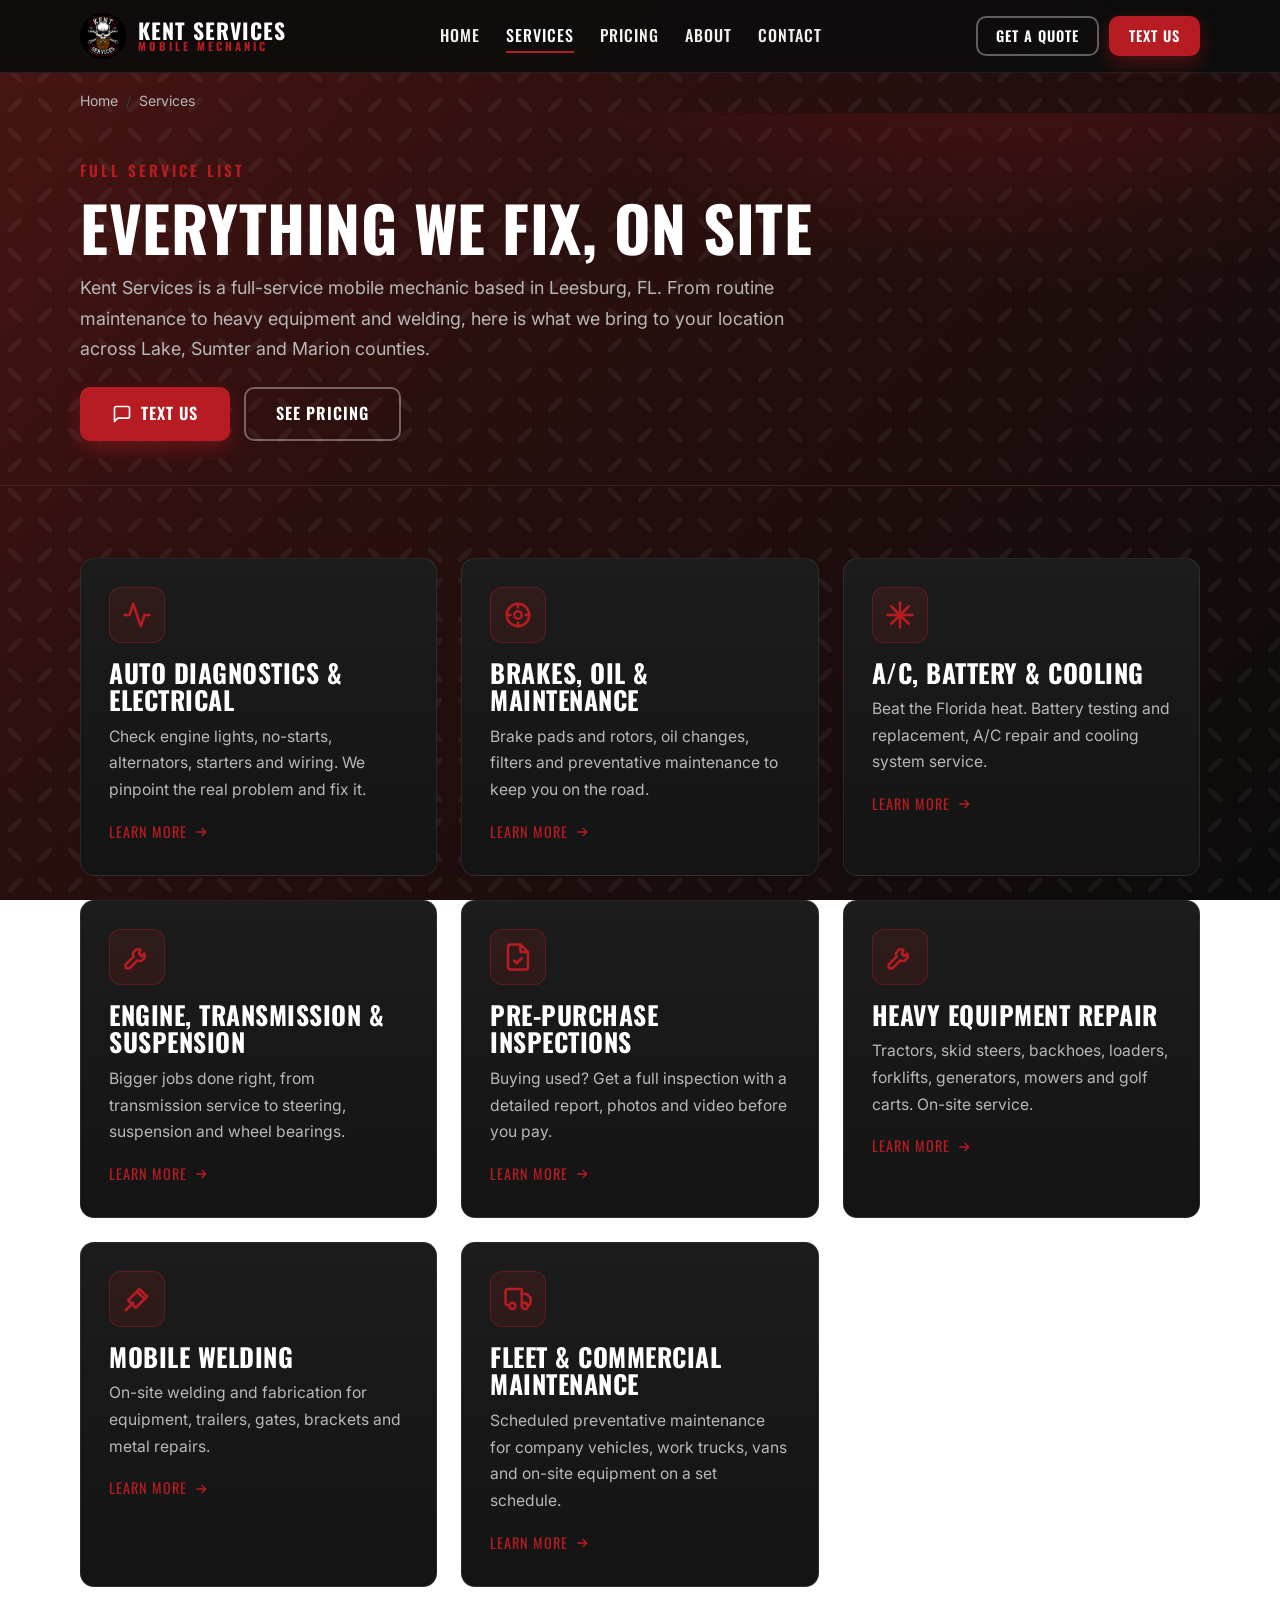
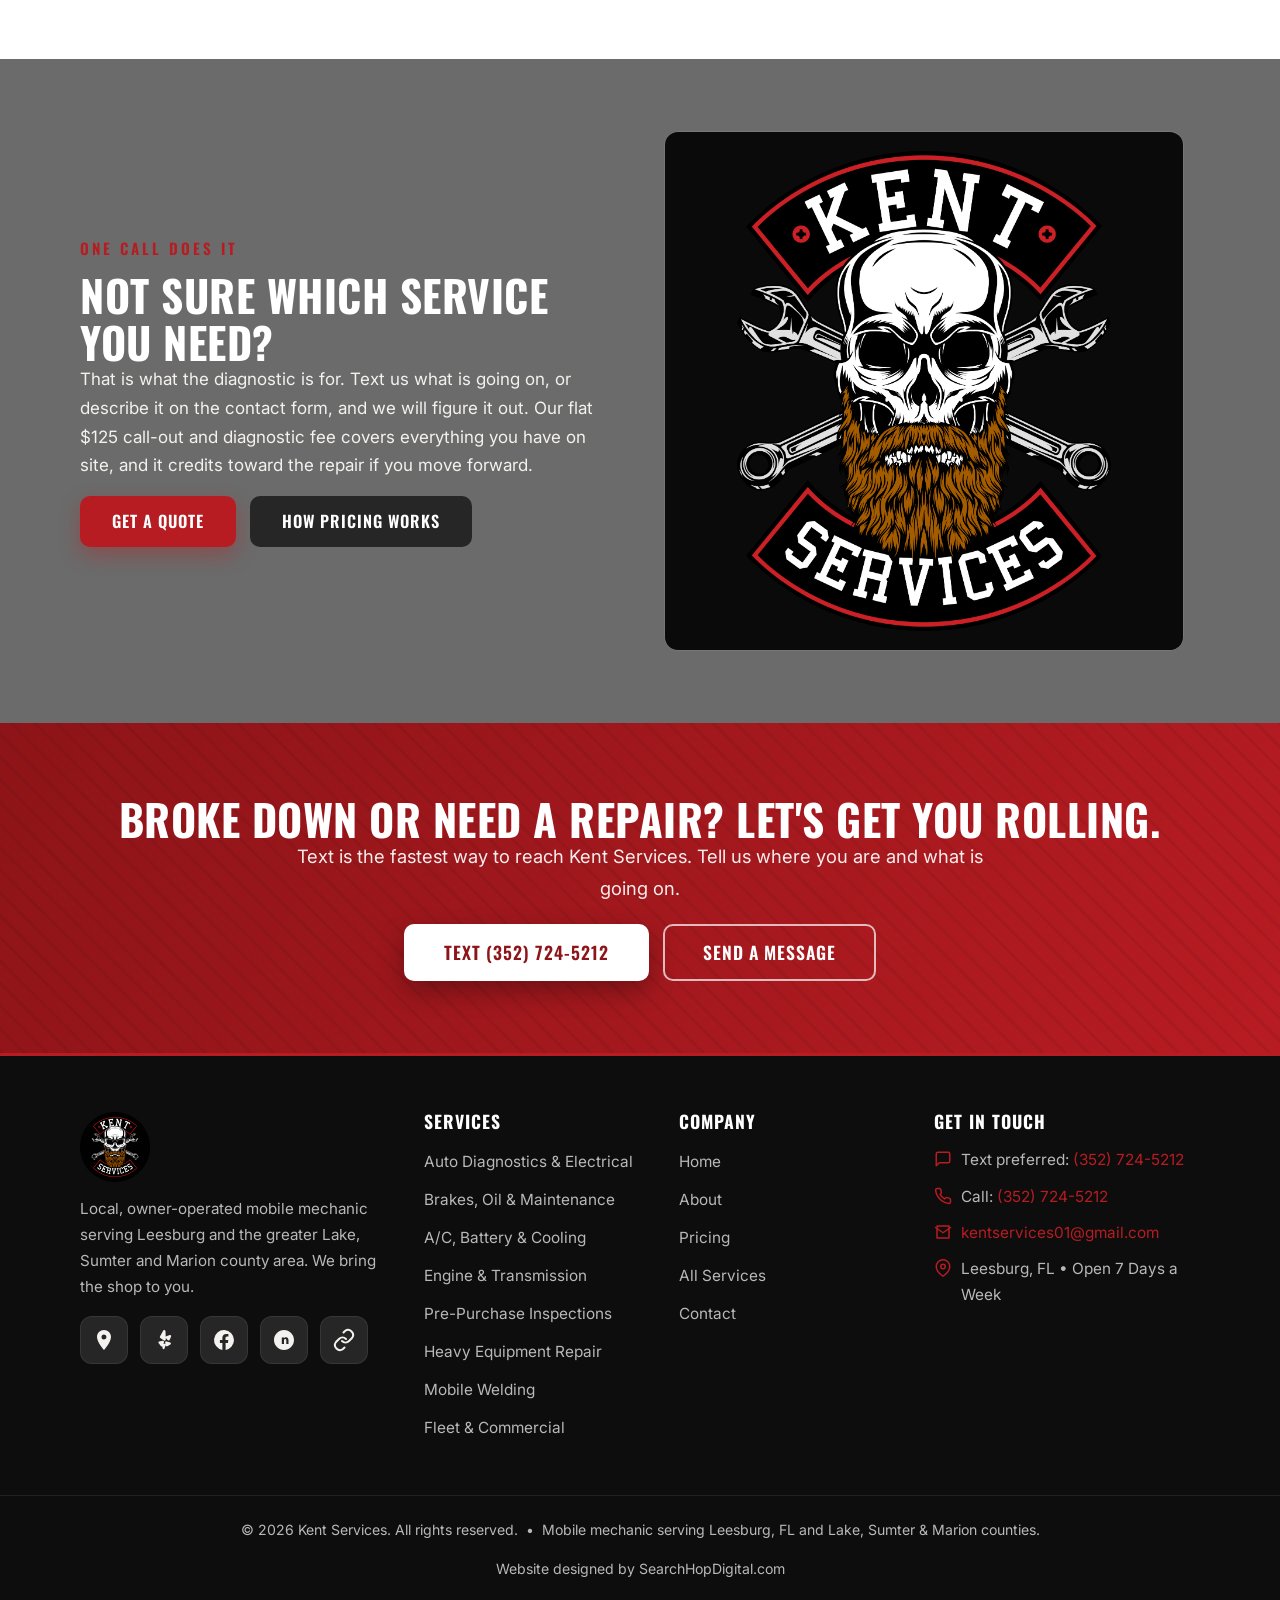
<file: services.html>
<!DOCTYPE html>
<html lang="en">
<head>
<!-- Google tag (gtag.js) -->
<script async src="https://www.googletagmanager.com/gtag/js?id=G-9JGWHBW39Y"></script>
<script>
  window.dataLayer = window.dataLayer || [];
  function gtag(){dataLayer.push(arguments);}
  gtag('js', new Date());

  gtag('config', 'G-9JGWHBW39Y');
</script>
<meta charset="UTF-8">
<meta name="viewport" content="width=device-width, initial-scale=1">
<script>document.documentElement.classList.add("js");</script>
<title>Mobile Mechanic Services in Leesburg, FL | Kent Services</title>
<meta name="description" content="See everything Kent Services handles: auto diagnostics, brakes, oil changes, A/C, engine and transmission, pre-purchase inspections, heavy equipment repair and mobile welding across Lake County, FL.">
<meta name="keywords" content="mobile mechanic services Leesburg FL, auto repair services, equipment repair, mobile welding Lake County">
<meta name="author" content="Kent Services">
<meta name="robots" content="index, follow, max-image-preview:large">
<link rel="canonical" href="https://kentservicesfl.com/services.html">
<meta property="og:type" content="website">
<meta property="og:site_name" content="Kent Services">
<meta property="og:title" content="Mobile Mechanic Services in Leesburg, FL | Kent Services">
<meta property="og:description" content="See everything Kent Services handles: auto diagnostics, brakes, oil changes, A/C, engine and transmission, pre-purchase inspections, heavy equipment repair and mobile welding across Lake County, FL.">
<meta property="og:url" content="https://kentservicesfl.com/services.html">
<meta property="og:image" content="https://kentservicesfl.com/assets/img/og-image.png">
<meta property="og:image:width" content="1200">
<meta property="og:image:height" content="600">
<meta name="twitter:card" content="summary_large_image">
<meta name="twitter:title" content="Mobile Mechanic Services in Leesburg, FL | Kent Services">
<meta name="twitter:description" content="See everything Kent Services handles: auto diagnostics, brakes, oil changes, A/C, engine and transmission, pre-purchase inspections, heavy equipment repair and mobile welding across Lake County, FL.">
<meta name="twitter:image" content="https://kentservicesfl.com/assets/img/og-image.png">
<meta name="theme-color" content="#141414">
<link rel="icon" href="assets/img/favicon.ico" sizes="any">
<link rel="icon" type="image/png" sizes="32x32" href="assets/img/favicon-32x32.png">
<link rel="icon" type="image/png" sizes="16x16" href="assets/img/favicon-16x16.png">
<link rel="apple-touch-icon" href="assets/img/apple-touch-icon.png">
<link rel="manifest" href="site.webmanifest">
<link rel="preconnect" href="https://fonts.googleapis.com">
<link rel="preconnect" href="https://fonts.gstatic.com" crossorigin>
<link href="https://fonts.googleapis.com/css2?family=Inter:wght@400;500;600;700&family=Oswald:wght@500;600;700&display=swap" rel="stylesheet">
<link rel="stylesheet" href="assets/css/styles.css">
<script type="application/ld+json">
{ "@context":"https://schema.org","@type":"BreadcrumbList","itemListElement":[{ "@type": "ListItem", "position": 1, "name": "Home", "item": "https://kentservicesfl.com/" }, { "@type": "ListItem", "position": 2, "name": "Services", "item": "https://kentservicesfl.com/services.html" }] }
</script>
</head>
<body>

<header class="site-header">
  <div class="container nav">
    <a href="index.html" class="brand" aria-label="Kent Services home">
      <img src="assets/img/logo-badge.png" alt="Kent Services logo" width="46" height="46">
      <span class="brand-name">Kent Services<span>Mobile Mechanic</span></span>
    </a>
    <ul class="nav-links">
      <li><a href="index.html">Home</a></li>
      <li class="has-drop">
        <a href="services.html" class="active">Services</a>
        <div class="drop">
          <a href="auto-diagnostics-electrical.html">Auto Diagnostics &amp; Electrical</a>
          <a href="brakes-oil-maintenance.html">Brakes, Oil &amp; Maintenance</a>
          <a href="ac-battery-cooling.html">A/C, Battery &amp; Cooling</a>
          <a href="engine-transmission-suspension.html">Engine, Transmission &amp; Suspension</a>
          <a href="pre-purchase-inspection.html">Pre-Purchase Inspections</a>
          <a href="equipment-repair.html">Heavy Equipment Repair</a>
          <a href="mobile-welding.html">Mobile Welding</a>
          <a href="fleet.html">Fleet &amp; Commercial</a>
        </div>
      </li>
      <li><a href="pricing.html">Pricing</a></li>
      <li><a href="about.html">About</a></li>
      <li><a href="contact.html">Contact</a></li>
    </ul>
    <div class="nav-cta">
      <a href="contact.html" class="btn btn-outline">Get a Quote</a>
      <a href="sms:+13527245212" class="btn btn-primary">Text Us</a>
    </div>
    <button class="nav-toggle" aria-label="Menu" aria-expanded="false"><span></span><span></span><span></span></button>
  </div>
</header>
<nav class="mobile-bar" aria-label="Quick contact">
  <a class="mb-text" href="sms:+13527245212"><svg xmlns="http://www.w3.org/2000/svg" viewBox="0 0 24 24" fill="none" stroke="currentColor" stroke-width="2" stroke-linecap="round" stroke-linejoin="round"><path d="M21 15a2 2 0 0 1-2 2H7l-4 4V5a2 2 0 0 1 2-2h14a2 2 0 0 1 2 2z"/></svg> Text Us</a>
  <a class="mb-call" href="tel:+13527245212"><svg xmlns="http://www.w3.org/2000/svg" viewBox="0 0 24 24" fill="none" stroke="currentColor" stroke-width="2" stroke-linecap="round" stroke-linejoin="round"><path d="M22 16.92v3a2 2 0 0 1-2.18 2 19.79 19.79 0 0 1-8.63-3.07 19.5 19.5 0 0 1-6-6 19.79 19.79 0 0 1-3.07-8.67A2 2 0 0 1 4.11 2h3a2 2 0 0 1 2 1.72c.13.96.36 1.9.7 2.81a2 2 0 0 1-.45 2.11L8.09 9.91a16 16 0 0 0 6 6l1.27-1.27a2 2 0 0 1 2.11-.45c.9.34 1.85.57 2.81.7A2 2 0 0 1 22 16.92z"/></svg> Call</a>
</nav>

<div class="container"><nav class="crumbs" aria-label="Breadcrumb"><a href="index.html">Home</a><span>/</span>Services</nav></div>
<section class="page-banner"><div class="container reveal in">
      <span class="eyebrow">Full Service List</span>
      <h1>Everything We Fix, On Site</h1>
      <p>Kent Services is a full-service mobile mechanic based in Leesburg, FL. From routine maintenance to heavy equipment and welding, here is what we bring to your location across Lake, Sumter and Marion counties.</p>
      <div class="btn-group" style="margin-top:22px">
        <a href="sms:+13527245212" class="btn btn-primary"><svg xmlns="http://www.w3.org/2000/svg" viewBox="0 0 24 24" fill="none" stroke="currentColor" stroke-width="2" stroke-linecap="round" stroke-linejoin="round"><path d="M21 15a2 2 0 0 1-2 2H7l-4 4V5a2 2 0 0 1 2-2h14a2 2 0 0 1 2 2z"/></svg> Text Us</a>
        <a href="pricing.html" class="btn btn-outline">See Pricing</a>
      </div></div></section>
<section><div class="container"><div class="grid grid-3"><a href="auto-diagnostics-electrical.html" class="card reveal" style="text-decoration:none;color:inherit">
      <div class="card-icon"><svg xmlns="http://www.w3.org/2000/svg" viewBox="0 0 24 24" fill="none" stroke="currentColor" stroke-width="2" stroke-linecap="round" stroke-linejoin="round"><path d="M22 12h-4l-3 9L9 3l-3 9H2"/></svg></div>
      <h3>Auto Diagnostics &amp; Electrical</h3><p>Check engine lights, no-starts, alternators, starters and wiring. We pinpoint the real problem and fix it.</p>
      <span class="card-link">Learn more <svg xmlns="http://www.w3.org/2000/svg" width="16" height="16" viewBox="0 0 24 24" fill="none" stroke="currentColor" stroke-width="2"><path d="M5 12h14M13 6l6 6-6 6"/></svg></span></a><a href="brakes-oil-maintenance.html" class="card reveal d1" style="text-decoration:none;color:inherit">
      <div class="card-icon"><svg xmlns="http://www.w3.org/2000/svg" viewBox="0 0 24 24" fill="none" stroke="currentColor" stroke-width="2" stroke-linecap="round" stroke-linejoin="round"><circle cx="12" cy="12" r="9"/><circle cx="12" cy="12" r="3"/><path d="M12 3v3M12 18v3M3 12h3M18 12h3"/></svg></div>
      <h3>Brakes, Oil &amp; Maintenance</h3><p>Brake pads and rotors, oil changes, filters and preventative maintenance to keep you on the road.</p>
      <span class="card-link">Learn more <svg xmlns="http://www.w3.org/2000/svg" width="16" height="16" viewBox="0 0 24 24" fill="none" stroke="currentColor" stroke-width="2"><path d="M5 12h14M13 6l6 6-6 6"/></svg></span></a><a href="ac-battery-cooling.html" class="card reveal d2" style="text-decoration:none;color:inherit">
      <div class="card-icon"><svg xmlns="http://www.w3.org/2000/svg" viewBox="0 0 24 24" fill="none" stroke="currentColor" stroke-width="2" stroke-linecap="round" stroke-linejoin="round"><path d="M12 2v20M2 12h20M5 5l14 14M19 5L5 19"/></svg></div>
      <h3>A/C, Battery &amp; Cooling</h3><p>Beat the Florida heat. Battery testing and replacement, A/C repair and cooling system service.</p>
      <span class="card-link">Learn more <svg xmlns="http://www.w3.org/2000/svg" width="16" height="16" viewBox="0 0 24 24" fill="none" stroke="currentColor" stroke-width="2"><path d="M5 12h14M13 6l6 6-6 6"/></svg></span></a><a href="engine-transmission-suspension.html" class="card reveal" style="text-decoration:none;color:inherit">
      <div class="card-icon"><svg xmlns="http://www.w3.org/2000/svg" viewBox="0 0 24 24" fill="none" stroke="currentColor" stroke-width="2" stroke-linecap="round" stroke-linejoin="round"><path d="M14.7 6.3a4 4 0 0 0-5.4 5.4L3 18v3h3l6.3-6.3a4 4 0 0 0 5.4-5.4l-2.1 2.1-2-2z"/></svg></div>
      <h3>Engine, Transmission &amp; Suspension</h3><p>Bigger jobs done right, from transmission service to steering, suspension and wheel bearings.</p>
      <span class="card-link">Learn more <svg xmlns="http://www.w3.org/2000/svg" width="16" height="16" viewBox="0 0 24 24" fill="none" stroke="currentColor" stroke-width="2"><path d="M5 12h14M13 6l6 6-6 6"/></svg></span></a><a href="pre-purchase-inspection.html" class="card reveal d1" style="text-decoration:none;color:inherit">
      <div class="card-icon"><svg xmlns="http://www.w3.org/2000/svg" viewBox="0 0 24 24" fill="none" stroke="currentColor" stroke-width="2" stroke-linecap="round" stroke-linejoin="round"><path d="M14 2H6a2 2 0 0 0-2 2v16a2 2 0 0 0 2 2h12a2 2 0 0 0 2-2V8z"/><path d="M14 2v6h6M9 15l2 2 4-4"/></svg></div>
      <h3>Pre-Purchase Inspections</h3><p>Buying used? Get a full inspection with a detailed report, photos and video before you pay.</p>
      <span class="card-link">Learn more <svg xmlns="http://www.w3.org/2000/svg" width="16" height="16" viewBox="0 0 24 24" fill="none" stroke="currentColor" stroke-width="2"><path d="M5 12h14M13 6l6 6-6 6"/></svg></span></a><a href="equipment-repair.html" class="card reveal d2" style="text-decoration:none;color:inherit">
      <div class="card-icon"><svg xmlns="http://www.w3.org/2000/svg" viewBox="0 0 24 24" fill="none" stroke="currentColor" stroke-width="2" stroke-linecap="round" stroke-linejoin="round"><path d="M14.7 6.3a4 4 0 0 0-5.4 5.4L3 18v3h3l6.3-6.3a4 4 0 0 0 5.4-5.4l-2.1 2.1-2-2z"/></svg></div>
      <h3>Heavy Equipment Repair</h3><p>Tractors, skid steers, backhoes, loaders, forklifts, generators, mowers and golf carts. On-site service.</p>
      <span class="card-link">Learn more <svg xmlns="http://www.w3.org/2000/svg" width="16" height="16" viewBox="0 0 24 24" fill="none" stroke="currentColor" stroke-width="2"><path d="M5 12h14M13 6l6 6-6 6"/></svg></span></a><a href="mobile-welding.html" class="card reveal" style="text-decoration:none;color:inherit">
      <div class="card-icon"><svg xmlns="http://www.w3.org/2000/svg" viewBox="0 0 24 24" fill="none" stroke="currentColor" stroke-width="2" stroke-linecap="round" stroke-linejoin="round"><path d="M3 21l6-6M14 4l6 6-9 9-6-6zM12 6l6 6"/></svg></div>
      <h3>Mobile Welding</h3><p>On-site welding and fabrication for equipment, trailers, gates, brackets and metal repairs.</p>
      <span class="card-link">Learn more <svg xmlns="http://www.w3.org/2000/svg" width="16" height="16" viewBox="0 0 24 24" fill="none" stroke="currentColor" stroke-width="2"><path d="M5 12h14M13 6l6 6-6 6"/></svg></span></a><a href="fleet.html" class="card reveal d1" style="text-decoration:none;color:inherit">
      <div class="card-icon"><svg xmlns="http://www.w3.org/2000/svg" viewBox="0 0 24 24" fill="none" stroke="currentColor" stroke-width="2" stroke-linecap="round" stroke-linejoin="round"><path d="M5 17H4a2 2 0 0 1-2-2V6a2 2 0 0 1 2-2h11v13"/><path d="M15 8h4l3 3v4a2 2 0 0 1-2 2h-1"/><circle cx="7.5" cy="17.5" r="2.5"/><circle cx="17.5" cy="17.5" r="2.5"/></svg></div>
      <h3>Fleet &amp; Commercial Maintenance</h3><p>Scheduled preventative maintenance for company vehicles, work trucks, vans and on-site equipment on a set schedule.</p>
      <span class="card-link">Learn more <svg xmlns="http://www.w3.org/2000/svg" width="16" height="16" viewBox="0 0 24 24" fill="none" stroke="currentColor" stroke-width="2"><path d="M5 12h14M13 6l6 6-6 6"/></svg></span></a></div></div></section>
<section class="bg-alt"><div class="container split">
      <div class="reveal"><span class="eyebrow">One Call Does It</span><h2>Not Sure Which Service You Need?</h2>
      <p>That is what the diagnostic is for. Text us what is going on, or describe it on the contact form, and we will figure it out. Our flat $125 call-out and diagnostic fee covers everything you have on site, and it credits toward the repair if you move forward.</p>
      <div class="btn-group" style="margin-top:16px"><a href="contact.html" class="btn btn-primary">Get a Quote</a><a href="pricing.html" class="btn btn-ghost">How Pricing Works</a></div></div>
      <div class="reveal d1"><img src="assets/img/logo-square.png" alt="Kent Services mobile mechanic Leesburg FL" width="520" height="520"></div>
      </div></section>
<section class="cta-band">
  <div class="container">
    <h2>Broke Down or Need a Repair? Let's Get You Rolling.</h2>
    <p class="lead" style="color:rgba(255,255,255,.92)">Text is the fastest way to reach Kent Services. Tell us where you are and what is going on.</p>
    <div class="btn-group" style="justify-content:center;margin-top:20px">
      <a href="sms:+13527245212" class="btn btn-primary btn-lg">Text (352) 724-5212</a>
      <a href="contact.html" class="btn btn-outline btn-lg">Send a Message</a>
    </div>
  </div>
</section>

<footer class="site-footer">
  <div class="container footer-grid">
    <div class="footer-brand">
      <img src="assets/img/logo-badge.png" alt="Kent Services logo" width="70" height="70">
      <p>Local, owner-operated mobile mechanic serving Leesburg and the greater Lake, Sumter and Marion county area. We bring the shop to you.</p>
      <div class="socials" style="margin-top:14px">
        <a class="social-glyph" href="https://maps.app.goo.gl/eLYpQMuaLuy7Pzw57" target="_blank" rel="noopener" aria-label="Google Business Profile"><svg xmlns="http://www.w3.org/2000/svg" viewBox="0 0 24 24" fill="currentColor"><path d="M12 2C8.1 2 5 5.1 5 9c0 5.2 7 13 7 13s7-7.8 7-13c0-3.9-3.1-7-7-7zm0 9.5A2.5 2.5 0 1 1 12 6.5a2.5 2.5 0 0 1 0 5z"/></svg></a>
        <a class="social-glyph" href="https://www.yelp.com/biz/kent-services-leesburg" target="_blank" rel="noopener" aria-label="Yelp"><svg xmlns="http://www.w3.org/2000/svg" viewBox="0 0 24 24" fill="currentColor"><path d="M11.5 2.2c.9-.3 2 .3 2 1.3l.3 8.1c0 .9-1 1.5-1.8 1L8.4 10c-.6-.4-.7-1.2-.3-1.8L11 3c.1-.3.3-.6.5-.8zM7.3 13.6l3.3-.9c.9-.2 1.7.6 1.4 1.5l-1.2 3.6c-.3.9-1.5 1-2 .3L6.6 15c-.5-.7-.1-1.7.7-1.4zm5.9 1.3c-.3-.9.5-1.7 1.4-1.5l3.6 1c.9.2 1 1.5.2 2l-3 1.8c-.8.5-1.7-.2-1.6-1.1zM14 10.2c-.7-.5-.5-1.6.3-1.9l3.5-1.2c.9-.3 1.7.6 1.3 1.5l-1.5 3.3c-.4.8-1.5.9-2 .2zm-1.6 5.6c.8-.3 1.6.5 1.3 1.4l-1.2 3.4c-.3.9-1.6.8-1.9-.1l-.4-3.3c-.1-.7.5-1.2 1.1-1.1z"/></svg></a>
        <a class="social-glyph" href="https://www.facebook.com/Kentservices01" target="_blank" rel="noopener" aria-label="Facebook"><svg xmlns="http://www.w3.org/2000/svg" viewBox="0 0 24 24" fill="currentColor"><path d="M22 12a10 10 0 1 0-11.6 9.9v-7H7.9V12h2.5V9.8c0-2.5 1.5-3.9 3.8-3.9 1.1 0 2.2.2 2.2.2v2.5h-1.3c-1.2 0-1.6.8-1.6 1.6V12h2.8l-.4 2.9h-2.3v7A10 10 0 0 0 22 12z"/></svg></a>
        <a class="social-glyph" href="https://nextdoor.com/page/kent-services-leesburg-fl" target="_blank" rel="noopener" aria-label="Nextdoor"><svg xmlns="http://www.w3.org/2000/svg" viewBox="0 0 24 24" fill="currentColor"><path d="M12 2C6.5 2 2 6.5 2 12s4.5 10 10 10 10-4.5 10-10S17.5 2 12 2zm4.5 14h-2.2v-3.6c0-.9-.3-1.5-1.1-1.5-.6 0-1 .4-1.1.8-.1.2-.1.4-.1.6V16H9.8s0-6 0-6.6h2.2v.9c.3-.5.8-1.1 2-1.1 1.5 0 2.5 1 2.5 3V16z"/></svg></a>
        <a class="social-glyph" href="https://linktr.ee/kentservices01" target="_blank" rel="noopener" aria-label="All links"><svg xmlns="http://www.w3.org/2000/svg" viewBox="0 0 24 24" fill="none" stroke="currentColor" stroke-width="2" stroke-linecap="round" stroke-linejoin="round"><path d="M10 13a5 5 0 0 0 7 0l3-3a5 5 0 0 0-7-7l-1.5 1.5"/><path d="M14 11a5 5 0 0 0-7 0l-3 3a5 5 0 0 0 7 7l1.5-1.5"/></svg></a>
      </div>
    </div>
    <div>
      <h4>Services</h4>
      <ul class="footer-links">
        <li><a href="auto-diagnostics-electrical.html">Auto Diagnostics &amp; Electrical</a></li>
        <li><a href="brakes-oil-maintenance.html">Brakes, Oil &amp; Maintenance</a></li>
        <li><a href="ac-battery-cooling.html">A/C, Battery &amp; Cooling</a></li>
        <li><a href="engine-transmission-suspension.html">Engine &amp; Transmission</a></li>
        <li><a href="pre-purchase-inspection.html">Pre-Purchase Inspections</a></li>
        <li><a href="equipment-repair.html">Heavy Equipment Repair</a></li>
        <li><a href="mobile-welding.html">Mobile Welding</a></li>
        <li><a href="fleet.html">Fleet &amp; Commercial</a></li>
      </ul>
    </div>
    <div>
      <h4>Company</h4>
      <ul class="footer-links">
        <li><a href="index.html">Home</a></li>
        <li><a href="about.html">About</a></li>
        <li><a href="pricing.html">Pricing</a></li>
        <li><a href="services.html">All Services</a></li>
        <li><a href="contact.html">Contact</a></li>
      </ul>
    </div>
    <div>
      <h4>Get in Touch</h4>
      <ul class="footer-contact">
        <li><svg xmlns="http://www.w3.org/2000/svg" viewBox="0 0 24 24" fill="none" stroke="currentColor" stroke-width="2" stroke-linecap="round" stroke-linejoin="round"><path d="M21 15a2 2 0 0 1-2 2H7l-4 4V5a2 2 0 0 1 2-2h14a2 2 0 0 1 2 2z"/></svg><span>Text preferred: <a href="sms:+13527245212">(352) 724-5212</a></span></li>
        <li><svg xmlns="http://www.w3.org/2000/svg" viewBox="0 0 24 24" fill="none" stroke="currentColor" stroke-width="2" stroke-linecap="round" stroke-linejoin="round"><path d="M22 16.92v3a2 2 0 0 1-2.18 2 19.79 19.79 0 0 1-8.63-3.07 19.5 19.5 0 0 1-6-6 19.79 19.79 0 0 1-3.07-8.67A2 2 0 0 1 4.11 2h3a2 2 0 0 1 2 1.72c.13.96.36 1.9.7 2.81a2 2 0 0 1-.45 2.11L8.09 9.91a16 16 0 0 0 6 6l1.27-1.27a2 2 0 0 1 2.11-.45c.9.34 1.85.57 2.81.7A2 2 0 0 1 22 16.92z"/></svg><span>Call: <a href="tel:+13527245212">(352) 724-5212</a></span></li>
        <li><svg xmlns="http://www.w3.org/2000/svg" viewBox="0 0 24 24" fill="none" stroke="currentColor" stroke-width="2" stroke-linecap="round" stroke-linejoin="round"><path d="M4 4h16v16H4z"/><path d="M22 6l-10 7L2 6"/></svg><span><a href="mailto:kentservices01@gmail.com">kentservices01@gmail.com</a></span></li>
        <li><svg xmlns="http://www.w3.org/2000/svg" viewBox="0 0 24 24" fill="none" stroke="currentColor" stroke-width="2" stroke-linecap="round" stroke-linejoin="round"><path d="M21 10c0 7-9 13-9 13s-9-6-9-13a9 9 0 0 1 18 0z"/><circle cx="12" cy="10" r="3"/></svg><span>Leesburg, FL &bull; Open 7 Days a Week</span></li>
      </ul>
    </div>
  </div>
  <div class="footer-bottom">
    <div class="container">
      <p>&copy; <span class="js-year">2026</span> Kent Services. All rights reserved. &nbsp;&bull;&nbsp; Mobile mechanic serving Leesburg, FL and Lake, Sumter &amp; Marion counties.</p>
      <p style="margin-top:6px">Website designed by <a href="https://searchhopdigital.com" target="_blank" rel="noopener">SearchHopDigital.com</a></p>
    </div>
  </div>
</footer>
<script src="assets/js/main.js" defer></script>
</body>
</html>
</file>
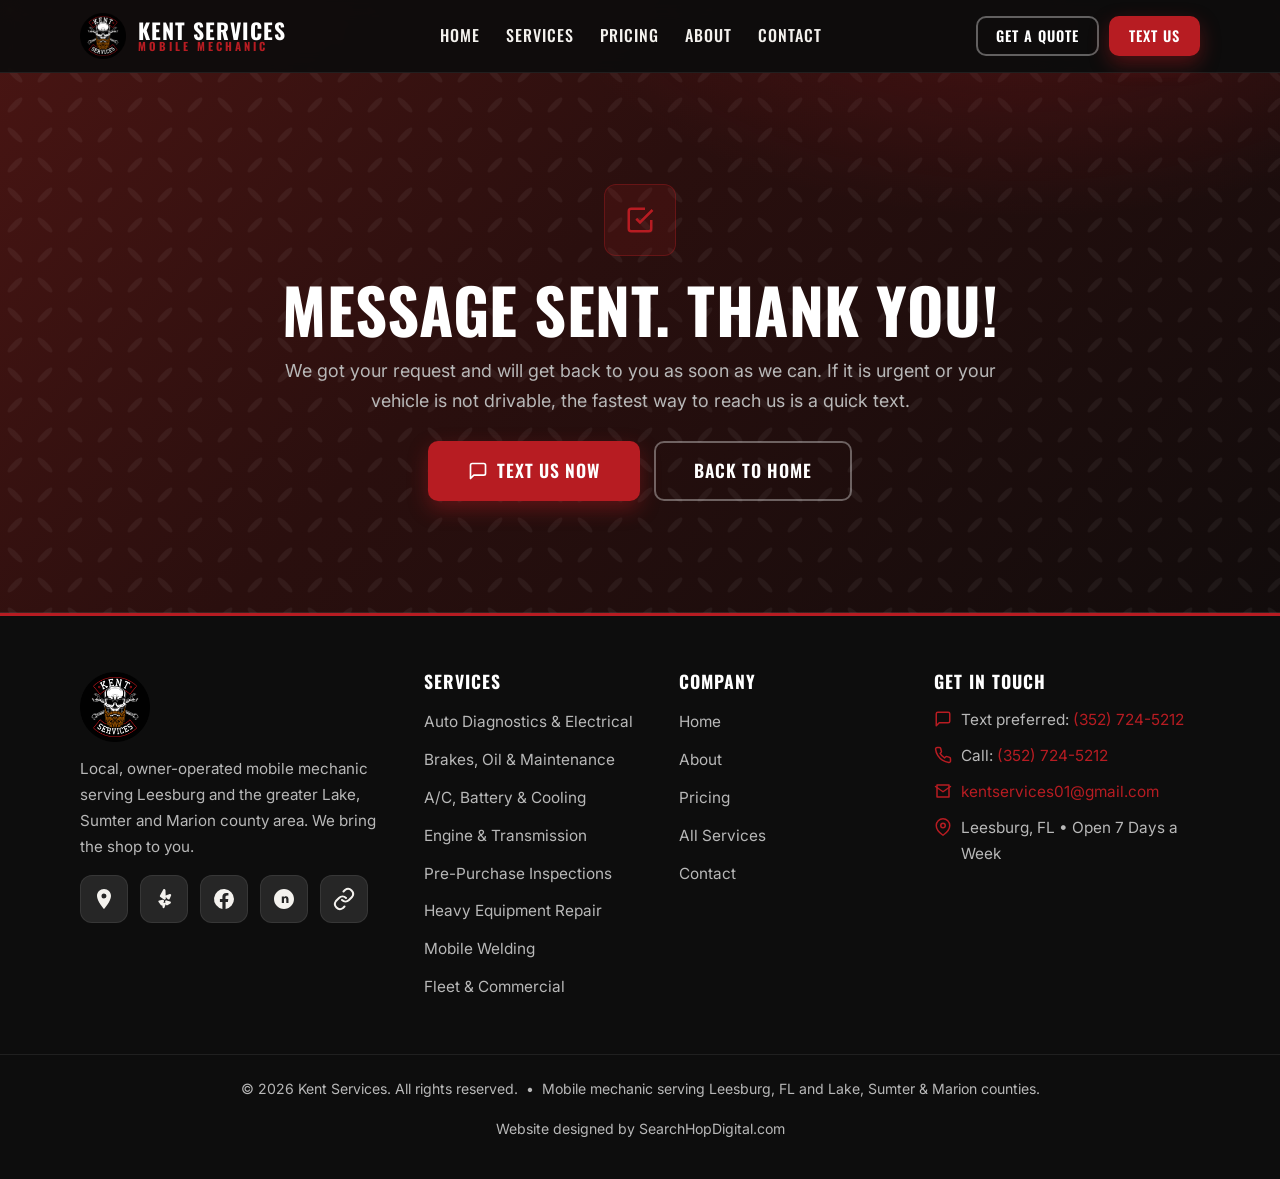
<file: thank-you.html>
<!DOCTYPE html>
<html lang="en">
<head>
<!-- Google tag (gtag.js) -->
<script async src="https://www.googletagmanager.com/gtag/js?id=G-9JGWHBW39Y"></script>
<script>
  window.dataLayer = window.dataLayer || [];
  function gtag(){dataLayer.push(arguments);}
  gtag('js', new Date());

  gtag('config', 'G-9JGWHBW39Y');
</script>
<meta charset="UTF-8">
<meta name="viewport" content="width=device-width, initial-scale=1">
<script>document.documentElement.classList.add("js");</script>
<title>Thank You | Kent Services</title>
<meta name="description" content="Thanks for reaching out to Kent Services. We received your request and will get back to you shortly.">
<meta name="author" content="Kent Services">
<meta name="robots" content="noindex, follow">
<link rel="canonical" href="https://kentservicesfl.com/thank-you.html">
<meta property="og:type" content="website">
<meta property="og:site_name" content="Kent Services">
<meta property="og:title" content="Thank You | Kent Services">
<meta property="og:description" content="Thanks for reaching out to Kent Services. We received your request and will get back to you shortly.">
<meta property="og:url" content="https://kentservicesfl.com/thank-you.html">
<meta property="og:image" content="https://kentservicesfl.com/assets/img/og-image.png">
<meta property="og:image:width" content="1200">
<meta property="og:image:height" content="600">
<meta name="twitter:card" content="summary_large_image">
<meta name="twitter:title" content="Thank You | Kent Services">
<meta name="twitter:description" content="Thanks for reaching out to Kent Services. We received your request and will get back to you shortly.">
<meta name="twitter:image" content="https://kentservicesfl.com/assets/img/og-image.png">
<meta name="theme-color" content="#141414">
<link rel="icon" href="assets/img/favicon.ico" sizes="any">
<link rel="icon" type="image/png" sizes="32x32" href="assets/img/favicon-32x32.png">
<link rel="icon" type="image/png" sizes="16x16" href="assets/img/favicon-16x16.png">
<link rel="apple-touch-icon" href="assets/img/apple-touch-icon.png">
<link rel="manifest" href="site.webmanifest">
<link rel="preconnect" href="https://fonts.googleapis.com">
<link rel="preconnect" href="https://fonts.gstatic.com" crossorigin>
<link href="https://fonts.googleapis.com/css2?family=Inter:wght@400;500;600;700&family=Oswald:wght@500;600;700&display=swap" rel="stylesheet">
<link rel="stylesheet" href="assets/css/styles.css">
<script type="application/ld+json">
{ "@context":"https://schema.org","@type":"WebPage","name":"Thank You - Kent Services" }
</script>
</head>
<body>

<header class="site-header">
  <div class="container nav">
    <a href="index.html" class="brand" aria-label="Kent Services home">
      <img src="assets/img/logo-badge.png" alt="Kent Services logo" width="46" height="46">
      <span class="brand-name">Kent Services<span>Mobile Mechanic</span></span>
    </a>
    <ul class="nav-links">
      <li><a href="index.html">Home</a></li>
      <li class="has-drop">
        <a href="services.html">Services</a>
        <div class="drop">
          <a href="auto-diagnostics-electrical.html">Auto Diagnostics &amp; Electrical</a>
          <a href="brakes-oil-maintenance.html">Brakes, Oil &amp; Maintenance</a>
          <a href="ac-battery-cooling.html">A/C, Battery &amp; Cooling</a>
          <a href="engine-transmission-suspension.html">Engine, Transmission &amp; Suspension</a>
          <a href="pre-purchase-inspection.html">Pre-Purchase Inspections</a>
          <a href="equipment-repair.html">Heavy Equipment Repair</a>
          <a href="mobile-welding.html">Mobile Welding</a>
          <a href="fleet.html">Fleet &amp; Commercial</a>
        </div>
      </li>
      <li><a href="pricing.html">Pricing</a></li>
      <li><a href="about.html">About</a></li>
      <li><a href="contact.html">Contact</a></li>
    </ul>
    <div class="nav-cta">
      <a href="contact.html" class="btn btn-outline">Get a Quote</a>
      <a href="sms:+13527245212" class="btn btn-primary">Text Us</a>
    </div>
    <button class="nav-toggle" aria-label="Menu" aria-expanded="false"><span></span><span></span><span></span></button>
  </div>
</header>
<nav class="mobile-bar" aria-label="Quick contact">
  <a class="mb-text" href="sms:+13527245212"><svg xmlns="http://www.w3.org/2000/svg" viewBox="0 0 24 24" fill="none" stroke="currentColor" stroke-width="2" stroke-linecap="round" stroke-linejoin="round"><path d="M21 15a2 2 0 0 1-2 2H7l-4 4V5a2 2 0 0 1 2-2h14a2 2 0 0 1 2 2z"/></svg> Text Us</a>
  <a class="mb-call" href="tel:+13527245212"><svg xmlns="http://www.w3.org/2000/svg" viewBox="0 0 24 24" fill="none" stroke="currentColor" stroke-width="2" stroke-linecap="round" stroke-linejoin="round"><path d="M22 16.92v3a2 2 0 0 1-2.18 2 19.79 19.79 0 0 1-8.63-3.07 19.5 19.5 0 0 1-6-6 19.79 19.79 0 0 1-3.07-8.67A2 2 0 0 1 4.11 2h3a2 2 0 0 1 2 1.72c.13.96.36 1.9.7 2.81a2 2 0 0 1-.45 2.11L8.09 9.91a16 16 0 0 0 6 6l1.27-1.27a2 2 0 0 1 2.11-.45c.9.34 1.85.57 2.81.7A2 2 0 0 1 22 16.92z"/></svg> Call</a>
</nav>

<section class="page-banner" style="min-height:60vh;display:flex;align-items:center"><div class="container text-center reveal in" style="margin:0 auto">
      <div class="card-icon" style="margin:0 auto 20px;width:72px;height:72px"><svg xmlns="http://www.w3.org/2000/svg" viewBox="0 0 24 24" fill="none" stroke="currentColor" stroke-width="2"><path d="M9 11l3 3L22 4"/><path d="M21 12v7a2 2 0 0 1-2 2H5a2 2 0 0 1-2-2V5a2 2 0 0 1 2-2h11"/></svg></div>
      <h1>Message Sent. Thank You!</h1>
      <p style="margin:0 auto 24px">We got your request and will get back to you as soon as we can. If it is urgent or your vehicle is not drivable, the fastest way to reach us is a quick text.</p>
      <div class="btn-group" style="justify-content:center">
        <a href="sms:+13527245212" class="btn btn-primary btn-lg"><svg xmlns="http://www.w3.org/2000/svg" viewBox="0 0 24 24" fill="none" stroke="currentColor" stroke-width="2" stroke-linecap="round" stroke-linejoin="round"><path d="M21 15a2 2 0 0 1-2 2H7l-4 4V5a2 2 0 0 1 2-2h14a2 2 0 0 1 2 2z"/></svg> Text Us Now</a>
        <a href="index.html" class="btn btn-outline btn-lg">Back to Home</a>
      </div></div></section>
<footer class="site-footer">
  <div class="container footer-grid">
    <div class="footer-brand">
      <img src="assets/img/logo-badge.png" alt="Kent Services logo" width="70" height="70">
      <p>Local, owner-operated mobile mechanic serving Leesburg and the greater Lake, Sumter and Marion county area. We bring the shop to you.</p>
      <div class="socials" style="margin-top:14px">
        <a class="social-glyph" href="https://maps.app.goo.gl/eLYpQMuaLuy7Pzw57" target="_blank" rel="noopener" aria-label="Google Business Profile"><svg xmlns="http://www.w3.org/2000/svg" viewBox="0 0 24 24" fill="currentColor"><path d="M12 2C8.1 2 5 5.1 5 9c0 5.2 7 13 7 13s7-7.8 7-13c0-3.9-3.1-7-7-7zm0 9.5A2.5 2.5 0 1 1 12 6.5a2.5 2.5 0 0 1 0 5z"/></svg></a>
        <a class="social-glyph" href="https://www.yelp.com/biz/kent-services-leesburg" target="_blank" rel="noopener" aria-label="Yelp"><svg xmlns="http://www.w3.org/2000/svg" viewBox="0 0 24 24" fill="currentColor"><path d="M11.5 2.2c.9-.3 2 .3 2 1.3l.3 8.1c0 .9-1 1.5-1.8 1L8.4 10c-.6-.4-.7-1.2-.3-1.8L11 3c.1-.3.3-.6.5-.8zM7.3 13.6l3.3-.9c.9-.2 1.7.6 1.4 1.5l-1.2 3.6c-.3.9-1.5 1-2 .3L6.6 15c-.5-.7-.1-1.7.7-1.4zm5.9 1.3c-.3-.9.5-1.7 1.4-1.5l3.6 1c.9.2 1 1.5.2 2l-3 1.8c-.8.5-1.7-.2-1.6-1.1zM14 10.2c-.7-.5-.5-1.6.3-1.9l3.5-1.2c.9-.3 1.7.6 1.3 1.5l-1.5 3.3c-.4.8-1.5.9-2 .2zm-1.6 5.6c.8-.3 1.6.5 1.3 1.4l-1.2 3.4c-.3.9-1.6.8-1.9-.1l-.4-3.3c-.1-.7.5-1.2 1.1-1.1z"/></svg></a>
        <a class="social-glyph" href="https://www.facebook.com/Kentservices01" target="_blank" rel="noopener" aria-label="Facebook"><svg xmlns="http://www.w3.org/2000/svg" viewBox="0 0 24 24" fill="currentColor"><path d="M22 12a10 10 0 1 0-11.6 9.9v-7H7.9V12h2.5V9.8c0-2.5 1.5-3.9 3.8-3.9 1.1 0 2.2.2 2.2.2v2.5h-1.3c-1.2 0-1.6.8-1.6 1.6V12h2.8l-.4 2.9h-2.3v7A10 10 0 0 0 22 12z"/></svg></a>
        <a class="social-glyph" href="https://nextdoor.com/page/kent-services-leesburg-fl" target="_blank" rel="noopener" aria-label="Nextdoor"><svg xmlns="http://www.w3.org/2000/svg" viewBox="0 0 24 24" fill="currentColor"><path d="M12 2C6.5 2 2 6.5 2 12s4.5 10 10 10 10-4.5 10-10S17.5 2 12 2zm4.5 14h-2.2v-3.6c0-.9-.3-1.5-1.1-1.5-.6 0-1 .4-1.1.8-.1.2-.1.4-.1.6V16H9.8s0-6 0-6.6h2.2v.9c.3-.5.8-1.1 2-1.1 1.5 0 2.5 1 2.5 3V16z"/></svg></a>
        <a class="social-glyph" href="https://linktr.ee/kentservices01" target="_blank" rel="noopener" aria-label="All links"><svg xmlns="http://www.w3.org/2000/svg" viewBox="0 0 24 24" fill="none" stroke="currentColor" stroke-width="2" stroke-linecap="round" stroke-linejoin="round"><path d="M10 13a5 5 0 0 0 7 0l3-3a5 5 0 0 0-7-7l-1.5 1.5"/><path d="M14 11a5 5 0 0 0-7 0l-3 3a5 5 0 0 0 7 7l1.5-1.5"/></svg></a>
      </div>
    </div>
    <div>
      <h4>Services</h4>
      <ul class="footer-links">
        <li><a href="auto-diagnostics-electrical.html">Auto Diagnostics &amp; Electrical</a></li>
        <li><a href="brakes-oil-maintenance.html">Brakes, Oil &amp; Maintenance</a></li>
        <li><a href="ac-battery-cooling.html">A/C, Battery &amp; Cooling</a></li>
        <li><a href="engine-transmission-suspension.html">Engine &amp; Transmission</a></li>
        <li><a href="pre-purchase-inspection.html">Pre-Purchase Inspections</a></li>
        <li><a href="equipment-repair.html">Heavy Equipment Repair</a></li>
        <li><a href="mobile-welding.html">Mobile Welding</a></li>
        <li><a href="fleet.html">Fleet &amp; Commercial</a></li>
      </ul>
    </div>
    <div>
      <h4>Company</h4>
      <ul class="footer-links">
        <li><a href="index.html">Home</a></li>
        <li><a href="about.html">About</a></li>
        <li><a href="pricing.html">Pricing</a></li>
        <li><a href="services.html">All Services</a></li>
        <li><a href="contact.html">Contact</a></li>
      </ul>
    </div>
    <div>
      <h4>Get in Touch</h4>
      <ul class="footer-contact">
        <li><svg xmlns="http://www.w3.org/2000/svg" viewBox="0 0 24 24" fill="none" stroke="currentColor" stroke-width="2" stroke-linecap="round" stroke-linejoin="round"><path d="M21 15a2 2 0 0 1-2 2H7l-4 4V5a2 2 0 0 1 2-2h14a2 2 0 0 1 2 2z"/></svg><span>Text preferred: <a href="sms:+13527245212">(352) 724-5212</a></span></li>
        <li><svg xmlns="http://www.w3.org/2000/svg" viewBox="0 0 24 24" fill="none" stroke="currentColor" stroke-width="2" stroke-linecap="round" stroke-linejoin="round"><path d="M22 16.92v3a2 2 0 0 1-2.18 2 19.79 19.79 0 0 1-8.63-3.07 19.5 19.5 0 0 1-6-6 19.79 19.79 0 0 1-3.07-8.67A2 2 0 0 1 4.11 2h3a2 2 0 0 1 2 1.72c.13.96.36 1.9.7 2.81a2 2 0 0 1-.45 2.11L8.09 9.91a16 16 0 0 0 6 6l1.27-1.27a2 2 0 0 1 2.11-.45c.9.34 1.85.57 2.81.7A2 2 0 0 1 22 16.92z"/></svg><span>Call: <a href="tel:+13527245212">(352) 724-5212</a></span></li>
        <li><svg xmlns="http://www.w3.org/2000/svg" viewBox="0 0 24 24" fill="none" stroke="currentColor" stroke-width="2" stroke-linecap="round" stroke-linejoin="round"><path d="M4 4h16v16H4z"/><path d="M22 6l-10 7L2 6"/></svg><span><a href="mailto:kentservices01@gmail.com">kentservices01@gmail.com</a></span></li>
        <li><svg xmlns="http://www.w3.org/2000/svg" viewBox="0 0 24 24" fill="none" stroke="currentColor" stroke-width="2" stroke-linecap="round" stroke-linejoin="round"><path d="M21 10c0 7-9 13-9 13s-9-6-9-13a9 9 0 0 1 18 0z"/><circle cx="12" cy="10" r="3"/></svg><span>Leesburg, FL &bull; Open 7 Days a Week</span></li>
      </ul>
    </div>
  </div>
  <div class="footer-bottom">
    <div class="container">
      <p>&copy; <span class="js-year">2026</span> Kent Services. All rights reserved. &nbsp;&bull;&nbsp; Mobile mechanic serving Leesburg, FL and Lake, Sumter &amp; Marion counties.</p>
      <p style="margin-top:6px">Website designed by <a href="https://searchhopdigital.com" target="_blank" rel="noopener">SearchHopDigital.com</a></p>
    </div>
  </div>
</footer>
<script src="assets/js/main.js" defer></script>
</body>
</html>
</file>
<file: assets/css/styles.css>
/* ==========================================================================
   Kent Services - Mobile Mechanic | Master Stylesheet
   Rugged dark theme. Mobile-first. Built for easy editing.
   Brand colors:  Red #CB2026  |  Charcoal #141414  |  White #FFFFFF
   ========================================================================== */

:root {
  --red: #B71C22;
  --red-dark: #8d1418;
  --red-glow: rgba(183, 28, 34, 0.38);
  --plate: url("data:image/svg+xml,%3Csvg xmlns='http://www.w3.org/2000/svg' width='60' height='60' viewBox='0 0 60 60'%3E%3Cg fill='%23ffffff' fill-opacity='0.05'%3E%3Cellipse cx='15' cy='15' rx='10' ry='3' transform='rotate(45 15 15)'/%3E%3Cellipse cx='45' cy='45' rx='10' ry='3' transform='rotate(45 45 45)'/%3E%3Cellipse cx='45' cy='15' rx='10' ry='3' transform='rotate(-45 45 15)'/%3E%3Cellipse cx='15' cy='45' rx='10' ry='3' transform='rotate(-45 15 45)'/%3E%3C/g%3E%3C/svg%3E");
  --black: #0d0d0d;
  --charcoal: #141414;
  --charcoal-2: #1c1c1c;
  --charcoal-3: #262626;
  --steel: #3a3a3a;
  --smoke: #b8b8b8;
  --white: #ffffff;
  --cream: #f4f2ee;
  --amber: #c9852f;
  --ring: rgba(255, 255, 255, 0.08);
  --shadow: 0 12px 30px rgba(0, 0, 0, 0.45);
  --radius: 14px;
  --maxw: 1160px;
  --font-head: "Oswald", "Arial Narrow", Impact, sans-serif;
  --font-body: "Inter", "Segoe UI", Roboto, Helvetica, Arial, sans-serif;
}

/* ---------- Reset ---------- */
* { margin: 0; padding: 0; box-sizing: border-box; }
html { scroll-behavior: smooth; -webkit-text-size-adjust: 100%; }
body {
  font-family: var(--font-body);
  background:
    var(--plate),
    linear-gradient(135deg, #4a1513 0%, #2a0f0e 38%, #0b0b0b 100%);
  background-attachment: fixed;
  background-repeat: repeat, no-repeat;
  background-size: 60px 60px, cover;
  color: var(--cream);
  line-height: 1.7;
  font-size: 17px;
  overflow-x: hidden;
}
img { max-width: 100%; display: block; height: auto; }
a { color: var(--red); text-decoration: none; transition: color .2s ease; }
a:hover { color: var(--white); }

h1, h2, h3, h4 {
  font-family: var(--font-head);
  font-weight: 700;
  line-height: 1.08;
  letter-spacing: .5px;
  text-transform: uppercase;
  color: var(--white);
}
h1 { font-size: clamp(2.1rem, 6vw, 3.9rem); }
h2 { font-size: clamp(1.7rem, 4.5vw, 2.7rem); }
h3 { font-size: clamp(1.25rem, 3vw, 1.6rem); }
p { margin-bottom: 1rem; }
strong { color: var(--white); }

.container { width: 100%; max-width: var(--maxw); margin: 0 auto; padding: 0 20px; }
section { padding: 72px 0; position: relative; }
.section-tight { padding: 48px 0; }

/* Accent label above headings */
.eyebrow {
  font-family: var(--font-head);
  color: var(--red);
  text-transform: uppercase;
  letter-spacing: 3px;
  font-weight: 600;
  font-size: .95rem;
  margin-bottom: 10px;
  display: inline-block;
}
.text-center { text-align: center; }
.lead { font-size: 1.15rem; color: var(--smoke); max-width: 720px; }
.text-center .lead { margin-left: auto; margin-right: auto; }

/* ---------- Buttons ---------- */
.btn {
  display: inline-flex;
  align-items: center;
  gap: 9px;
  font-family: var(--font-head);
  font-weight: 600;
  text-transform: uppercase;
  letter-spacing: 1px;
  font-size: 1.02rem;
  padding: 15px 30px;
  border-radius: 10px;
  border: 2px solid transparent;
  cursor: pointer;
  transition: transform .18s ease, box-shadow .18s ease, background .2s ease;
  line-height: 1;
}
.btn svg { width: 20px; height: 20px; }
.btn-primary { background: var(--red); color: #fff; box-shadow: 0 8px 20px var(--red-glow); }
.btn-primary:hover { background: var(--red-dark); color: #fff; transform: translateY(-3px); box-shadow: 0 12px 26px var(--red-glow); }
.btn-outline { background: transparent; color: #fff; border-color: rgba(255,255,255,.35); }
.btn-outline:hover { border-color: #fff; color: #fff; transform: translateY(-3px); }
.btn-ghost { background: var(--charcoal-3); color: #fff; }
.btn-ghost:hover { background: var(--steel); color: #fff; transform: translateY(-3px); }
.btn-lg { padding: 18px 38px; font-size: 1.1rem; }
.btn-block { width: 100%; justify-content: center; }
.btn-group { display: flex; flex-wrap: wrap; gap: 14px; }

/* ---------- Header / Nav ---------- */
.site-header {
  position: sticky; top: 0; z-index: 100;
  background: rgba(13,13,13,.92);
  backdrop-filter: blur(10px);
  border-bottom: 1px solid var(--ring);
}
.nav {
  display: flex; align-items: center; justify-content: space-between;
  height: 72px;
}
.brand { display: flex; align-items: center; gap: 12px; }
.brand img { width: 46px; height: 46px; }
.brand-name {
  font-family: var(--font-head); font-weight: 700; text-transform: uppercase;
  font-size: 1.35rem; color: #fff; letter-spacing: 1px; line-height: 1;
}
.brand-name span { color: var(--red); display: block; font-size: .7rem; letter-spacing: 3px; }
.nav-links { display: flex; align-items: center; gap: 26px; list-style: none; }
.nav-links a {
  color: var(--cream); font-family: var(--font-head); text-transform: uppercase;
  letter-spacing: 1px; font-size: 1rem; font-weight: 500; position: relative;
}
.nav-links a:hover, .nav-links a.active { color: #fff; }
.nav-links a.active::after, .nav-links a:hover::after {
  content: ""; position: absolute; left: 0; bottom: -6px; width: 100%; height: 2px; background: var(--red);
}
.nav-cta { display: flex; gap: 10px; align-items: center; }
.nav-cta .btn { padding: 11px 18px; font-size: .9rem; }

/* Dropdown */
.has-drop { position: relative; }
.drop {
  position: absolute; top: 130%; left: 50%; transform: translateX(-50%) translateY(8px);
  background: var(--charcoal-2); border: 1px solid var(--ring); border-radius: 12px;
  min-width: 260px; padding: 8px; opacity: 0; visibility: hidden; transition: all .2s ease;
  box-shadow: var(--shadow);
}
.has-drop:hover .drop, .has-drop:focus-within .drop { opacity: 1; visibility: visible; transform: translateX(-50%) translateY(0); }
.drop a { display: block; padding: 10px 14px; border-radius: 8px; color: var(--cream); text-transform: none; font-family: var(--font-body); letter-spacing: 0; font-size: .95rem; }
.drop a::after { display: none; }
.drop a:hover { background: var(--charcoal-3); color: #fff; }

.nav-toggle { display: none; background: none; border: 0; cursor: pointer; padding: 8px; }
.nav-toggle span { display: block; width: 26px; height: 3px; background: #fff; margin: 5px 0; border-radius: 2px; transition: .3s; }

/* ---------- Hero ---------- */
.hero {
  position: relative;
  padding: 52px 0 72px;
  background:
    radial-gradient(1000px 520px at 75% -10%, rgba(183,28,34,.28), transparent 60%);
  border-bottom: 1px solid var(--ring);
  overflow: hidden;
}
.hero::before {
  content: ""; position: absolute; inset: 0;
  background-image: repeating-linear-gradient(45deg, rgba(255,255,255,.02) 0 2px, transparent 2px 14px);
  pointer-events: none;
}
.hero-grid { display: grid; grid-template-columns: 1.1fr .9fr; gap: 48px; align-items: start; }
.hero h1 { margin-bottom: 18px; }
.hero h1 .hl { color: var(--red); }
.hero h1 .h1-sub {
  display: block; margin-top: 14px; padding-top: 14px;
  font-size: .5em; letter-spacing: 2px; color: #fff;
  border-top: 3px solid var(--red); width: fit-content;
}
.hero-sub { font-size: 1.2rem; color: var(--smoke); margin-bottom: 26px; max-width: 560px; }
.hero-badges { display: flex; flex-wrap: wrap; gap: 10px; margin-top: 26px; }
.chip {
  display: inline-flex; align-items: center; gap: 7px;
  background: var(--charcoal-3); border: 1px solid var(--ring);
  padding: 8px 14px; border-radius: 999px; font-size: .9rem; color: var(--cream);
  font-weight: 500;
}
.chip svg { width: 16px; height: 16px; color: var(--red); }
.hero-media { display: flex; justify-content: center; align-items: flex-start; }
.hero-media img { width: 100%; max-width: 480px; filter: drop-shadow(0 20px 40px rgba(0,0,0,.6)); animation: heroFloat 6s ease-in-out infinite; }
@keyframes heroFloat { 0%,100% { transform: translateY(0); } 50% { transform: translateY(-10px); } }
@media (prefers-reduced-motion: reduce) { .hero-media img { animation: none; } }

/* ---------- Trust bar ---------- */
.trustbar { background: var(--black); border-bottom: 1px solid var(--ring); }
.trustbar .container { display: flex; flex-wrap: wrap; justify-content: space-around; gap: 20px; padding-top: 26px; padding-bottom: 26px; }
.trust-item { display: flex; align-items: center; gap: 12px; }
.trust-item svg { width: 30px; height: 30px; color: var(--red); flex-shrink: 0; }
.trust-item b { font-family: var(--font-head); color: #fff; font-size: 1.05rem; text-transform: uppercase; letter-spacing: .5px; display: block; }
.trust-item small { color: var(--smoke); font-size: .85rem; }

/* ---------- Cards / Services grid ---------- */
.grid { display: grid; gap: 24px; }
.grid-2 { grid-template-columns: repeat(2, 1fr); }
.grid-3 { grid-template-columns: repeat(3, 1fr); }
.grid-4 { grid-template-columns: repeat(4, 1fr); }

.card {
  background: linear-gradient(180deg, var(--charcoal-2), var(--charcoal));
  border: 1px solid var(--ring); border-radius: var(--radius);
  padding: 28px; transition: transform .25s ease, border-color .25s ease, box-shadow .25s ease;
  position: relative; overflow: hidden;
}
.card::after {
  content: ""; position: absolute; left: 0; top: 0; height: 3px; width: 0; background: var(--red); transition: width .3s ease;
}
.card:hover { transform: translateY(-6px); border-color: rgba(203,32,38,.5); box-shadow: var(--shadow); }
.card:hover::after { width: 100%; }
.card-icon {
  width: 56px; height: 56px; border-radius: 12px; display: grid; place-items: center;
  background: rgba(203,32,38,.12); border: 1px solid rgba(203,32,38,.3); margin-bottom: 16px;
}
.card-icon svg { width: 30px; height: 30px; color: var(--red); }
.card h3 { margin-bottom: 10px; }
.card p { color: var(--smoke); font-size: .98rem; margin-bottom: 14px; }
.card .card-link { font-family: var(--font-head); text-transform: uppercase; letter-spacing: 1px; font-size: .9rem; color: var(--red); display: inline-flex; align-items: center; gap: 6px; }
.card .card-link:hover { color: #fff; gap: 10px; }
.card ul { list-style: none; margin-bottom: 14px; }
.card ul li { padding: 4px 0 4px 24px; position: relative; color: var(--smoke); font-size: .95rem; }
.card ul li::before { content: ""; position: absolute; left: 0; top: 12px; width: 12px; height: 12px; background: var(--red); border-radius: 3px; transform: rotate(45deg); }

/* Alt section background - semi-transparent so the plate texture shows through */
.bg-alt { background: rgba(9, 9, 9, 0.6); }
.bg-alt-2 { background: linear-gradient(180deg, #171717, #101010); }

/* ---------- Split / feature rows ---------- */
.split { display: grid; grid-template-columns: 1fr 1fr; gap: 48px; align-items: center; }
.split img { border-radius: var(--radius); border: 1px solid var(--ring); }
.feature-list { list-style: none; margin-top: 10px; }
.feature-list li { padding: 10px 0 10px 36px; position: relative; }
.feature-list li::before {
  content: ""; position: absolute; left: 0; top: 12px; width: 22px; height: 22px;
  background: var(--red); border-radius: 6px;
  -webkit-mask: url("data:image/svg+xml;utf8,<svg xmlns='http://www.w3.org/2000/svg' viewBox='0 0 24 24'><path d='M20 6L9 17l-5-5' fill='none' stroke='white' stroke-width='3' stroke-linecap='round' stroke-linejoin='round'/></svg>") center/16px no-repeat;
  mask: url("data:image/svg+xml;utf8,<svg xmlns='http://www.w3.org/2000/svg' viewBox='0 0 24 24'><path d='M20 6L9 17l-5-5' fill='none' stroke='white' stroke-width='3' stroke-linecap='round' stroke-linejoin='round'/></svg>") center/16px no-repeat;
}
.feature-list li b { display: block; }
.feature-list li span { color: var(--smoke); font-size: .95rem; }

/* ---------- Steps ---------- */
.steps { counter-reset: step; display: grid; gap: 22px; grid-template-columns: repeat(4, 1fr); }
.step { position: relative; padding: 28px 22px; background: var(--charcoal-2); border: 1px solid var(--ring); border-radius: var(--radius); }
.step::before {
  counter-increment: step; content: counter(step);
  font-family: var(--font-head); font-size: 2.4rem; color: var(--red); font-weight: 700; display: block; margin-bottom: 8px;
}
.step h3 { font-size: 1.2rem; margin-bottom: 8px; }
.step p { color: var(--smoke); font-size: .95rem; margin: 0; }

/* ---------- Reviews ---------- */
.review {
  background: var(--charcoal-2); border: 1px solid var(--ring); border-radius: var(--radius);
  padding: 26px; position: relative;
}
.stars { color: #f6b21b; letter-spacing: 2px; margin-bottom: 10px; font-size: 1.05rem; }
.review p { font-style: italic; color: var(--cream); }
.review .who { font-family: var(--font-head); text-transform: uppercase; letter-spacing: 1px; color: #fff; font-size: .95rem; margin-top: 8px; }
.review .who span { color: var(--smoke); font-family: var(--font-body); text-transform: none; letter-spacing: 0; font-size: .85rem; }

/* ---------- Service area ---------- */
.area-tags { display: flex; flex-wrap: wrap; gap: 10px; margin-top: 20px; }
.area-tags span {
  background: var(--charcoal-3); border: 1px solid var(--ring); padding: 8px 16px; border-radius: 8px;
  font-size: .95rem; color: var(--cream); font-weight: 500;
}
.area-tags span b { color: var(--red); }

/* ---------- FAQ ---------- */
.faq { max-width: 820px; margin: 0 auto; }
.faq-item { border: 1px solid var(--ring); border-radius: 12px; margin-bottom: 14px; background: var(--charcoal-2); overflow: hidden; }
.faq-q {
  width: 100%; text-align: left; background: none; border: 0; cursor: pointer;
  padding: 20px 24px; font-family: var(--font-head); text-transform: uppercase; letter-spacing: .5px;
  font-size: 1.1rem; color: #fff; display: flex; justify-content: space-between; align-items: center; gap: 16px;
}
.faq-q::after { content: "+"; font-size: 1.6rem; color: var(--red); flex-shrink: 0; transition: transform .25s ease; }
.faq-item.open .faq-q::after { transform: rotate(45deg); }
.faq-a { max-height: 0; overflow: hidden; transition: max-height .3s ease; }
.faq-a p { padding: 0 24px 20px; color: var(--smoke); margin: 0; }

/* ---------- Pricing ---------- */
.price-grid { display: grid; grid-template-columns: repeat(3, 1fr); gap: 24px; }
.price-card { background: var(--charcoal-2); border: 1px solid var(--ring); border-radius: var(--radius); padding: 28px; text-align: center; transition: transform .25s ease, border-color .25s; }
.price-card:hover { transform: translateY(-6px); border-color: rgba(203,32,38,.5); }
.price-card.featured { border-color: var(--red); box-shadow: 0 0 0 1px var(--red), var(--shadow); }
.price-card .tag { display: inline-block; background: var(--red); color: #fff; font-family: var(--font-head); text-transform: uppercase; letter-spacing: 1px; font-size: .78rem; padding: 4px 12px; border-radius: 999px; margin-bottom: 14px; }
.price-card h3 { margin-bottom: 8px; }
.price-from { font-family: var(--font-head); text-transform: uppercase; letter-spacing: 2px; font-size: .8rem; color: var(--smoke); margin-top: 10px; }
.price-from + .price { margin-top: 2px; }
.price-card .price { font-family: var(--font-head); font-size: 2.6rem; color: var(--red); line-height: 1; margin: 8px 0; }
.price-card .price small { font-size: .95rem; color: var(--smoke); font-family: var(--font-body); }
.price-card p { color: var(--smoke); font-size: .95rem; }

/* ---------- CTA band ---------- */
.cta-band {
  background: linear-gradient(120deg, var(--red-dark), var(--red));
  border-radius: 0; text-align: center; position: relative; overflow: hidden;
}
.cta-band::before { content: ""; position: absolute; inset: 0; background-image: repeating-linear-gradient(45deg, rgba(0,0,0,.06) 0 3px, transparent 3px 16px); }
.cta-band .container { position: relative; }
.cta-band h2 { color: #fff; }
.cta-band p { color: rgba(255,255,255,.9); }
.cta-band .lead { margin-left: auto; margin-right: auto; }
.cta-band .btn-primary { background: #fff; color: var(--red-dark); box-shadow: 0 10px 26px rgba(0,0,0,.3); }
.cta-band .btn-primary:hover { background: #0d0d0d; color: #fff; }
.cta-band .btn-outline { border-color: rgba(255,255,255,.7); color:#fff; }
.cta-band .btn-outline:hover { background: rgba(255,255,255,.12); }

/* ---------- Forms ---------- */
.form-wrap { background: var(--charcoal-2); border: 1px solid var(--ring); border-radius: var(--radius); padding: 32px; }
.form-row { display: grid; grid-template-columns: 1fr 1fr; gap: 18px; }
.field { margin-bottom: 18px; }
.field label { display: block; font-family: var(--font-head); text-transform: uppercase; letter-spacing: 1px; font-size: .85rem; color: var(--cream); margin-bottom: 7px; }
.field label .req { color: var(--red); }
.field input, .field select, .field textarea {
  width: 100%; background: var(--charcoal); border: 1px solid var(--steel); border-radius: 10px;
  padding: 13px 15px; color: #fff; font-family: var(--font-body); font-size: 1rem; transition: border-color .2s;
}
.field input:focus, .field select:focus, .field textarea:focus { outline: none; border-color: var(--red); }
.field textarea { min-height: 130px; resize: vertical; }
.field select { appearance: none; background-image: url("data:image/svg+xml;utf8,<svg xmlns='http://www.w3.org/2000/svg' viewBox='0 0 24 24' fill='none' stroke='%23B71C22' stroke-width='3'><path d='M6 9l6 6 6-6'/></svg>"); background-repeat: no-repeat; background-position: right 15px center; background-size: 18px; padding-right: 44px; }
.radio-group { display: flex; flex-wrap: wrap; gap: 10px; }
.radio-group label {
  display: inline-flex; align-items: center; gap: 9px; cursor: pointer;
  background: var(--charcoal); border: 1px solid var(--steel); border-radius: 10px;
  padding: 12px 16px; margin: 0; font-family: var(--font-body); text-transform: none;
  letter-spacing: 0; font-size: 1rem; color: var(--cream); transition: border-color .2s, background .2s;
  flex: 1 1 auto; justify-content: center;
}
.radio-group label:hover { border-color: var(--red); }
.radio-group input[type="radio"] { accent-color: var(--red); width: 18px; height: 18px; cursor: pointer; }
.radio-group input[type="radio"]:checked + span { color: #fff; font-weight: 600; }
.radio-group label:has(input:checked) { border-color: var(--red); background: rgba(203,32,38,.12); }
.hp-field { position: absolute; left: -9999px; opacity: 0; height: 0; width: 0; overflow: hidden; }
.form-note { font-size: .85rem; color: var(--smoke); margin-top: 12px; }

/* Contact info side */
.contact-list { list-style: none; }
.contact-list li { display: flex; gap: 14px; align-items: flex-start; padding: 10px 0; }
.contact-list li::before { content: none !important; }
.contact-list .ci-icon { width: 44px; height: 44px; border-radius: 10px; background: rgba(203,32,38,.12); border: 1px solid rgba(203,32,38,.3); display: grid; place-items: center; flex-shrink: 0; }
.contact-list .ci-icon svg { width: 22px; height: 22px; color: var(--red); }
.contact-list b { display: block; color: #fff; font-family: var(--font-head); text-transform: uppercase; letter-spacing: .5px; }
.contact-list a, .contact-list span { color: var(--smoke); }

/* ---------- Social glyphs ---------- */
.socials { display: flex; flex-wrap: wrap; gap: 12px; }
.social-glyph {
  width: 48px; height: 48px; border-radius: 12px; display: grid; place-items: center;
  background: var(--charcoal-3); border: 1px solid var(--ring); color: var(--cream);
  transition: transform .2s ease, background .2s ease, color .2s ease;
}
.social-glyph svg { width: 24px; height: 24px; }
.social-glyph:hover { transform: translateY(-4px); background: var(--red); color: #fff; }

/* ---------- Breadcrumbs ---------- */
.crumbs { font-size: .88rem; color: var(--smoke); padding: 16px 0 0; }
.crumbs a { color: var(--smoke); }
.crumbs a:hover { color: var(--red); }
.crumbs span { color: var(--steel); margin: 0 8px; }

/* ---------- Page banner ---------- */
.page-banner {
  padding: 44px 0 44px;
  background:
    radial-gradient(800px 420px at 80% -20%, rgba(183,28,34,.26), transparent 60%);
  border-bottom: 1px solid var(--ring);
}
.page-banner h1 { margin-bottom: 12px; }
.page-banner p { color: var(--smoke); max-width: 720px; font-size: 1.12rem; margin: 0; }

/* Prose blocks for service pages */
.prose h2 { margin: 34px 0 14px; }
.prose h3 { margin: 26px 0 10px; }
.prose p { color: var(--smoke); }
.prose ul { margin: 0 0 18px 0; list-style: none; }
.prose ul li { padding: 7px 0 7px 30px; position: relative; color: var(--smoke); }
.prose ul li::before { content: ""; position: absolute; left: 0; top: 15px; width: 14px; height: 14px; background: var(--red); border-radius: 4px; transform: rotate(45deg); }

/* ---------- Footer ---------- */
.site-footer { background: var(--black); border-top: 3px solid var(--red); padding: 56px 0 0; }
.footer-grid { display: grid; grid-template-columns: 1.4fr 1fr 1fr 1.2fr; gap: 34px; }
.footer-grid h4 { color: #fff; font-size: 1.1rem; margin-bottom: 16px; letter-spacing: 1px; }
.footer-brand img { width: 70px; margin-bottom: 14px; }
.footer-brand p { color: var(--smoke); font-size: .95rem; }
.footer-links { list-style: none; }
.footer-links li { margin-bottom: 9px; }
.footer-links a { color: var(--smoke); font-size: .96rem; }
.footer-links a:hover { color: var(--red); }
.footer-contact { list-style: none; color: var(--smoke); font-size: .96rem; }
.footer-contact li { margin-bottom: 10px; display: flex; gap: 9px; align-items: flex-start; }
.footer-contact svg { width: 18px; height: 18px; color: var(--red); flex-shrink: 0; margin-top: 3px; }
.footer-bottom { border-top: 1px solid var(--ring); margin-top: 44px; padding: 22px 0; text-align: center; color: var(--smoke); font-size: .88rem; }
.footer-bottom a { color: var(--smoke); }
.footer-bottom a:hover { color: var(--red); }

/* ---------- Sticky mobile call/text bar ---------- */
.mobile-bar { display: none; }

/* ---------- Scroll reveal ---------- */
/* Entrance animation is pure CSS and runs on load. Base state is fully VISIBLE,
   so content can never get stuck hidden (even with no JS or if animations are off). */
.reveal { opacity: 1; animation: ksRise .6s ease both; }
.reveal.d1 { animation-delay: .08s; }
.reveal.d2 { animation-delay: .16s; }
.reveal.d3 { animation-delay: .24s; }
@keyframes ksRise {
  from { opacity: 0; transform: translateY(24px); }
  to { opacity: 1; transform: none; }
}
@media (prefers-reduced-motion: reduce) {
  .reveal { animation: none; }
  html { scroll-behavior: auto; }
}

/* ---------- Responsive ---------- */
@media (max-width: 960px) {
  .hero-grid { grid-template-columns: 1fr; text-align: center; }
  .hero-media { order: -1; }
  .hero-media img { max-width: 300px; }
  .hero h1 .h1-sub { margin-left: auto; margin-right: auto; }
  .hero-sub, .lead { margin-left: auto; margin-right: auto; }
  .hero-badges, .btn-group { justify-content: center; }
  .split { grid-template-columns: 1fr; gap: 30px; }
  .steps { grid-template-columns: repeat(2, 1fr); }
  .grid-4 { grid-template-columns: repeat(2, 1fr); }
  .price-grid { grid-template-columns: 1fr; max-width: 460px; margin: 0 auto; }
  .footer-grid { grid-template-columns: 1fr 1fr; gap: 28px; }
}
@media (max-width: 780px) {
  .nav-links, .nav-cta .btn-outline { display: none; }
  .nav-toggle { display: block; }
  .nav-links.open {
    display: flex; flex-direction: column; position: absolute; top: 72px; left: 0; right: 0;
    background: var(--charcoal-2); border-bottom: 1px solid var(--ring); padding: 16px 20px; gap: 4px;
    align-items: stretch;
  }
  .nav-links.open li { border-bottom: 1px solid var(--ring); }
  .nav-links.open li:last-child { border-bottom: 0; }
  .nav-links.open a { display: block; padding: 14px 4px; }
  .nav-links.open a::after { display: none; }
  .nav-links.open .drop { position: static; opacity: 1; visibility: visible; transform: none; box-shadow: none; border: 0; background: transparent; padding: 0 0 8px 14px; min-width: 0; }
  .nav-links.open .drop a { padding: 8px 4px; color: var(--smoke); }
  body { padding-bottom: 66px; }
  .mobile-bar {
    display: grid; grid-template-columns: 1fr 1fr; gap: 0;
    position: fixed; bottom: 0; left: 0; right: 0; z-index: 200;
    background: var(--black); border-top: 1px solid var(--ring);
  }
  .mobile-bar a {
    display: flex; align-items: center; justify-content: center; gap: 8px;
    padding: 15px 8px; font-family: var(--font-head); text-transform: uppercase; letter-spacing: 1px;
    font-size: 1rem; color: #fff;
  }
  .mobile-bar a svg { width: 20px; height: 20px; }
  .mobile-bar .mb-text { background: var(--red); }
  .mobile-bar .mb-call { background: var(--charcoal-3); }
}
@media (max-width: 560px) {
  section { padding: 52px 0; }
  .grid-2, .grid-3, .steps, .grid-4 { grid-template-columns: 1fr; }
  .form-row { grid-template-columns: 1fr; }
  .footer-grid { grid-template-columns: 1fr; }
  .btn { width: 100%; justify-content: center; }
  .btn-group .btn { width: 100%; }
  .hero .btn-group { flex-direction: column; }
}
</file>
